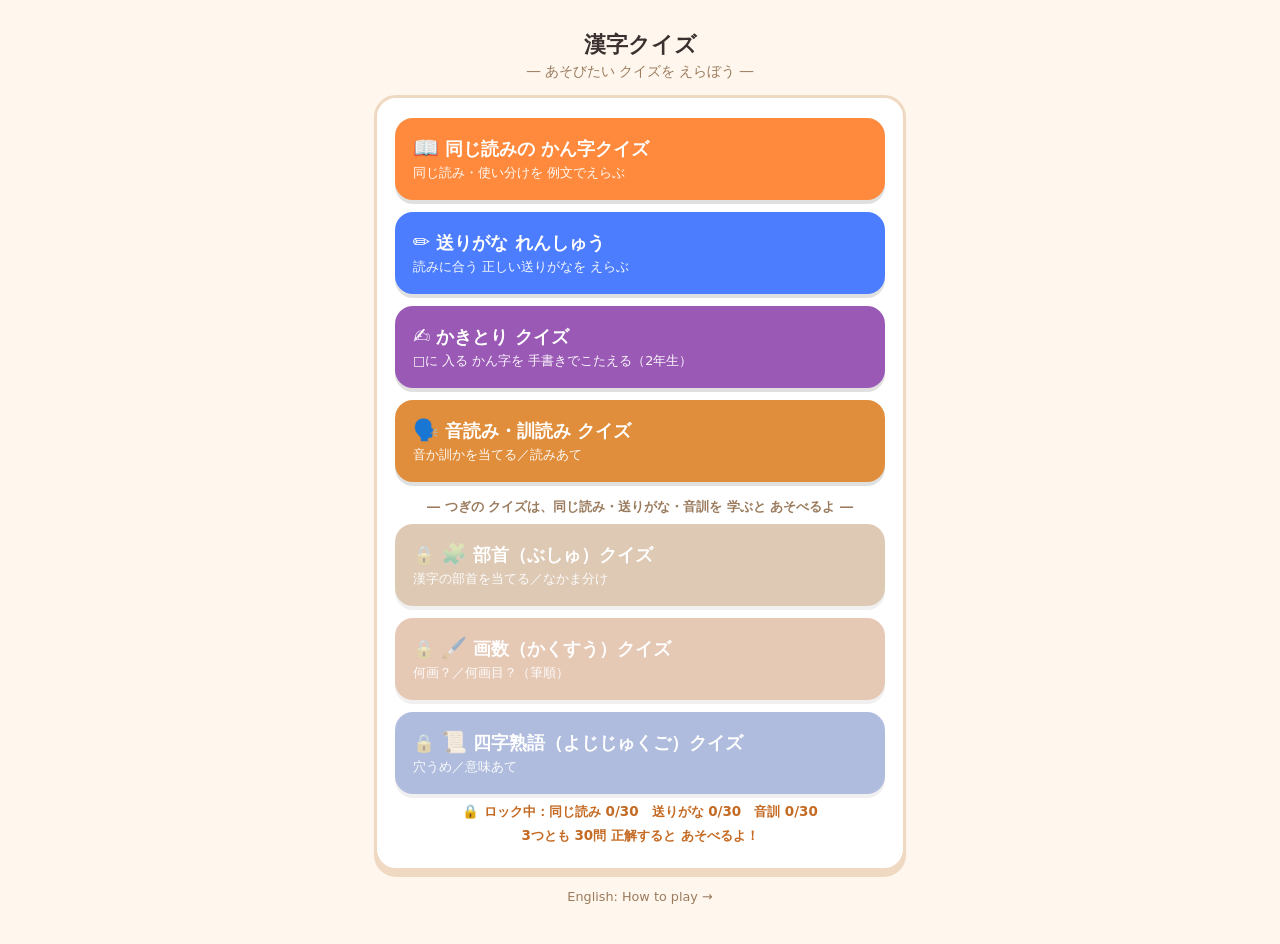
<file: index.html>
<!DOCTYPE html>
<html lang="ja">
<head>
<meta charset="UTF-8">
<meta name="viewport" content="width=device-width, initial-scale=1.0, viewport-fit=cover">
<title>漢字クイズ</title>
<meta name="description" content="小学1〜6年生むけの 漢字クイズ集。同じ読み・使い分け、送りがな、かきとり（手書き）など、あそびたいクイズをえらんで学べる。">
<meta name="theme-color" content="#ff8a3d">
<!-- 共有スタイル（全アプリ共通の見た目） -->
<link rel="stylesheet" href="shared/kanji-ui.css?v=202606272011">
<style>
  /* トップページ固有：mode-btn を リンクとして使う */
  a.mode-btn{display:block; text-decoration:none;}
  .portal-emoji{font-size:1.3rem; margin-right:6px;}
  a.mode-btn.locked{opacity:.5; filter:grayscale(.5);}
  .adv-head{font-size:.82rem; color:#9a7b5e; text-align:center; margin:16px 0 8px; font-weight:700;}
  .lockmsg{font-size:.84rem; color:#c46a23; text-align:center; margin:6px 4px 0; font-weight:700; line-height:1.8;}
</style>
</head>
<body>
<div class="wrap">

  <h1>漢字クイズ</h1>
  <div class="sub">― あそびたい クイズを えらぼう ―</div>

  <div class="card">
    <div class="modes">
      <a class="mode-btn m1" href="onaji/index.html">
        <span class="portal-emoji">📖</span>同じ読みの かん字クイズ
        <small>同じ読み・使い分けを 例文でえらぶ</small>
      </a>
      <a class="mode-btn m2" href="okurigana/index.html">
        <span class="portal-emoji">✏️</span>送りがな れんしゅう
        <small>読みに合う 正しい送りがなを えらぶ</small>
      </a>
      <a class="mode-btn m4" href="kaki/index.html">
        <span class="portal-emoji">✍️</span>かきとり クイズ
        <small>□に 入る かん字を 手書きでこたえる（2年生）</small>
      </a>
      <a class="mode-btn m3" href="onkun/index.html">
        <span class="portal-emoji">🗣️</span>音読み・訓読み クイズ
        <small>音か訓かを当てる／読みあて</small>
      </a>
    </div>

    <div class="adv-head">― つぎの クイズは、同じ読み・送りがな・音訓を 学ぶと あそべるよ ―</div>
    <div class="modes">
      <a class="mode-btn m3 adv" href="bushu/index.html">
        <span class="lk"></span><span class="portal-emoji">🧩</span>部首（ぶしゅ）クイズ
        <small>漢字の部首を当てる／なかま分け</small>
      </a>
      <a class="mode-btn m1 adv" href="kakusu/index.html">
        <span class="lk"></span><span class="portal-emoji">🖌️</span>画数（かくすう）クイズ
        <small>何画？／何画目？（筆順）</small>
      </a>
      <a class="mode-btn m2 adv" href="yoji/index.html">
        <span class="lk"></span><span class="portal-emoji">📜</span>四字熟語（よじじゅくご）クイズ
        <small>穴うめ／意味あて</small>
      </a>
    </div>
    <div class="lockmsg" id="lockmsg"></div>
  </div>

  <a class="applink" href="how-to-play/index.html" lang="en">English: How to play →</a>

</div>
<script>
/* 部首・画数・四字熟語の解放：基礎3種（同じ読み・送りがな・音訓）を
   それぞれ NEED 問 正解すると あそべる（満遍なく学習）。閾値はここ1か所。 */
(function(){
  const NEED = 30;
  const BASE = [['onaji','同じ読み'], ['okurigana','送りがな'], ['onkun','音訓']];
  let store = {};
  try { store = JSON.parse(localStorage.getItem('kanjiQuiz.v1')) || {}; } catch(e) {}
  const ac = store.appCorrect || {};
  const prog = BASE.map(([id,label]) => ({ label, n: ac[id] || 0 }));
  const unlocked = prog.every(p => p.n >= NEED);
  const msg = document.getElementById('lockmsg');
  if (unlocked) { msg.style.display = 'none'; return; }
  document.querySelectorAll('a.mode-btn.adv').forEach(a => {
    a.classList.add('locked');
    const lk = a.querySelector('.lk'); if (lk) lk.textContent = '🔒 ';
    a.addEventListener('click', e => { e.preventDefault(); msg.scrollIntoView({ behavior:'smooth', block:'center' }); });
  });
  msg.innerHTML = '🔒 ロック中：' +
    prog.map(p => `${p.label} <b>${Math.min(p.n,NEED)}/${NEED}</b>${p.n>=NEED?'✅':''}`).join('　') +
    '<br>3つとも ' + NEED + '問 正解すると あそべるよ！';
})();
</script>
</body>
</html>
</file>
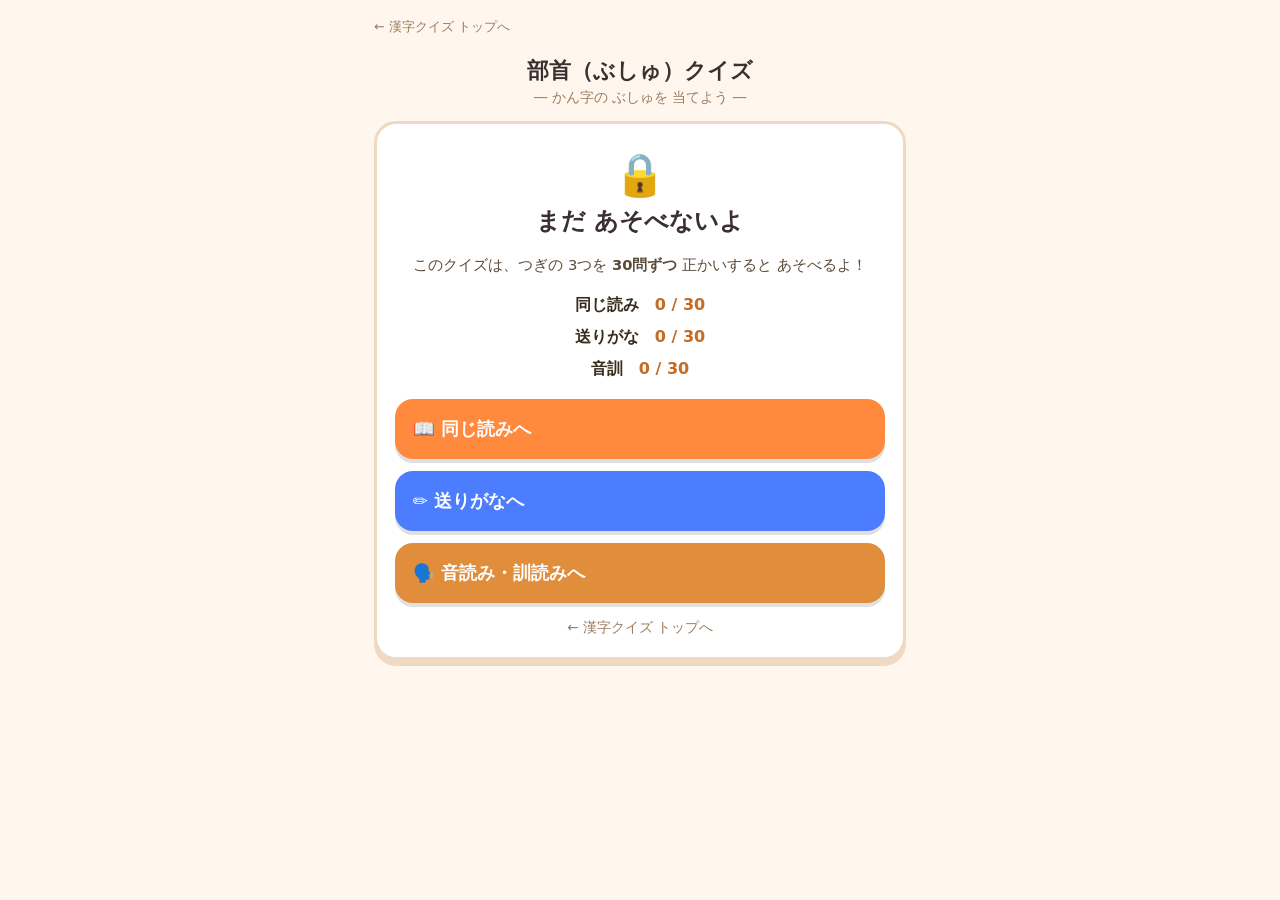
<file: bushu/index.html>
<!DOCTYPE html>
<html lang="ja">
<head>
<meta charset="UTF-8">
<meta name="viewport" content="width=device-width, initial-scale=1.0, viewport-fit=cover">
<title>部首（ぶしゅ）クイズ</title>
<meta name="description" content="漢字の部首（ぶしゅ）を当てるクイズ。のぎへん・さんずいなど、学年ごとに自動で出題。なかま分けモードつき。">
<meta name="theme-color" content="#ff8a3d">
<!-- 共有スタイル（クイズと同じ見た目） -->
<link rel="stylesheet" href="../shared/kanji-ui.css?v=202606272011">
<style>
  /* 部首アプリ固有の追加分だけ（共有部品で足りないもの） */
  #gsel{display:grid; grid-template-columns:repeat(4,1fr); gap:8px;}
  #gsel button{padding:11px 0; font-size:.95rem;}
  .choices.bushu{grid-template-columns:1fr 1fr;}
  .choices.bushu .choice{font-size:1.2rem; font-weight:700;}
  .choices.nakama{grid-template-columns:1fr 1fr;}
  .choices.nakama .choice{font-size:1.9rem; font-weight:700;}
  .prompt{font-size:.98rem; color:#9a7b5e; text-align:center; margin:6px 0 14px;}
  .posTag{display:inline-block; font-size:.72rem; background:#eef3ff; color:#3a5bbf;
          border-radius:999px; padding:2px 9px; margin-left:6px; font-weight:700;}
  .fb-rad{font-size:1.05rem; color:#5a4a3a; margin:4px 0;}
  .fb-rad b{font-size:1.35rem; color:#c46a23;}
  .help-list{font-size:.92rem; line-height:1.9; color:#5a4a3a; padding-left:1.2em; margin:6px 0;}
  .help-list b{color:var(--accent);}
  .legend{font-size:.78rem; color:#9a7b5e; text-align:center; margin-top:8px; line-height:1.7;}
  #bdexGrid .dcard .k{font-size:1.9rem;}
  #bdexGrid .dcard .info{line-height:1.35;}
</style>
</head>
<body>
<div class="wrap">
  <a class="toplink" href="../index.html">← 漢字クイズ トップへ</a>
  <h1>部首（ぶしゅ）クイズ</h1>
  <div class="sub">― かん字の ぶしゅを 当てよう ―</div>

  <!-- ホーム -->
  <div id="home" class="card">
    <div class="topRow">
      <button class="topBtn" id="openHelp" type="button">❓ あそびかた</button>
      <button class="topBtn" id="soundToggle" type="button">🔊 おと ON</button>
    </div>
    <div class="buddy" id="buddy">
      <div class="bi" id="buddyIcon">🥚</div>
      <div class="bb">
        <div class="bn" id="buddyName">漢字みならい</div>
        <div class="bc" id="buddyCoin">これまで せいかい 0問</div>
        <div class="bbar"><i id="buddyBar"></i></div>
        <div class="bnext" id="buddyNext"></div>
      </div>
    </div>
    <button class="dailyBtn" id="openDaily" type="button">📅 きょうの チャレンジ<span id="dailyInfo"></span></button>
    <div class="gradeSel">
      <div class="gradeLabel">学年（がくねん）をえらぶ</div>
      <div class="seg" id="gsel"></div>
      <div id="unlockHint" style="text-align:center;font-size:.78rem;font-weight:700;color:#c46a23;margin-top:8px;line-height:1.5;"></div>
    </div>
    <div class="gradeSel">
      <div class="gradeLabel">もんだいの数（かず）</div>
      <div class="seg" id="countSeg"><!-- 共通モジュール QuizCore.renderCountSeg で描画 --></div>
    </div>
    <div class="modes">
      <button class="mode-btn m1" id="startBushu">
        ① 部首あて（漢字→ぶしゅ名）
        <small>大きな かん字を見て、その ぶしゅを 4つから えらぶ</small>
      </button>
      <button class="mode-btn m2" id="startNakama">
        ② なかま分け（なかまはずれ さがし）
        <small>4つの かん字から、ぶしゅが ちがう1字を 見つける</small>
      </button>
    </div>
    <button class="dailyBtn" id="openReview" type="button" style="background:linear-gradient(135deg,#7bc47b,#3da35a);margin-top:14px;">🔁 まちがい ふくしゅう<span id="reviewInfo"></span></button>
    <div class="collbar">
      <button id="openDex" type="button">📖 かん字ずかん</button>
      <button id="openBdex" type="button">🧩 部首ずかん</button>
      <button id="openMedals" type="button">🏅 メダル</button>
    </div>
    <div class="saveBar">
      <button id="exportSave" type="button">💾 きろくを ほぞん</button>
      <label class="impBtn" for="importFile">📂 きろくを よみこむ</label>
      <input id="importFile" type="file" accept="application/json,.json" hidden>
    </div>
    <a class="applink" href="../index.html">← 漢字クイズ トップへ</a>
  </div>

  <!-- あそびかた -->
  <div id="help" class="card" style="display:none;">
    <button class="backBtn" id="helpBack">← もどる</button>
    <h2 style="margin-top:4px;">あそびかた</h2>
    <ul class="help-list">
      <li><b>部首（ぶしゅ）</b>＝かん字の なかまわけの しるし。れい：「秋」は <b>のぎへん</b>。</li>
      <li><b>①部首あて</b>：大きな かん字の ぶしゅを 4つから えらぶ。</li>
      <li><b>②なかま分け</b>：4つの かん字から、ぶしゅが <b>ちがう1字</b>を さがす。</li>
      <li>答えのあと、ぶしゅの <b>いみ</b>と <b>いちば（へん・つくり…）</b>が 出るよ。</li>
      <li>おぼえた ぶしゅは <b>🧩部首ずかん</b>に たまる（3かいで ★）。</li>
      <li><b>3年生いじょう</b>は はじめ ロック🔒。下の学年の かん字を <b>かん字ずかん</b>に あつめると かいきん！</li>
    </ul>
    <button class="again" id="helpStart" style="margin-top:8px;">とじる</button>
  </div>

  <!-- 出題 -->
  <div id="quiz" class="card" style="display:none;">
    <button class="navBtn" id="prev">← 前へ</button>
    <button class="homeBtn" id="quizHome">🏠 HOME</button>
    <div class="bar"><i id="prog"></i></div>
    <div class="meta"><span id="count"></span><span id="combo"></span><span id="score"></span></div>
    <span class="tag" id="tag"></span>
    <div class="prompt" id="prompt"></div>
    <div class="bigkanji" id="qkanji"></div>
    <div class="choices" id="choices"></div>
    <div class="feedback" id="feedback">
      <div class="fb-head" id="fbHead"></div>
      <div class="fb-rad" id="fbRad"></div>
      <div class="fb-kanji" id="fbKanji"></div>
      <button class="next" id="next">つぎへ →</button>
    </div>
  </div>

  <!-- 結果 -->
  <div id="result" class="card result" style="display:none;">
    <div class="stars" id="stars"></div>
    <div class="score" id="finalScore"></div>
    <div class="comboBest" id="comboBest"></div>
    <div id="comment" style="margin-bottom:12px;"></div>
    <div class="earned" id="earned" style="display:none;"></div>
    <div class="review" id="review"></div>
    <button class="again retryWrong" id="retryWrong" style="display:none;">まちがえた問題だけ もう一回</button>
    <button class="again" id="retry">もう一回</button>
    <button class="again home" id="back">さいしょの画面</button>
  </div>

  <!-- 漢字ずかん（共有：onaji・送りがなと同じ図鑑にたまる） -->
  <div id="dex" class="card" style="display:none;">
    <button class="backBtn" id="dexBack">← もどる</button>
    <div class="collHead"><h2>📖 かん字ずかん</h2><span class="cnt" id="dexCnt"></span></div>
    <div id="dexUnlock" style="font-size:.85rem;font-weight:700;color:#c46a23;margin-bottom:10px;"></div>
    <div style="font-size:.8rem;color:#9a7b5e;margin-bottom:10px;">どのクイズでも 正かいすると 図かんに ふえるよ。3かい 正かいで ★マスター！</div>
    <div class="dexGrid" id="dexGrid"></div>
  </div>

  <!-- 部首ずかん（このアプリ専用） -->
  <div id="bdex" class="card" style="display:none;">
    <button class="backBtn" id="bdexBack">← もどる</button>
    <div class="collHead"><h2>🧩 部首ずかん</h2><span class="cnt" id="bdexCnt"></span></div>
    <div style="font-size:.8rem;color:#9a7b5e;margin-bottom:10px;">部首あてで 正かいすると ぶしゅが ふえるよ。3かい 正かいで ★マスター！</div>
    <div class="dexGrid" id="bdexGrid"></div>
  </div>

  <!-- メダル（共有） -->
  <div id="medals" class="card" style="display:none;">
    <button class="backBtn" id="medalsBack">← もどる</button>
    <div class="collHead"><h2>🏅 メダル</h2><span class="cnt" id="medalsCnt"></span></div>
    <div class="medalList" id="medalList"></div>
  </div>

</div>

<!-- 共有 漢字DB（唯一の正データ：KANJI / wordGrade / parseOkurigana） -->
<script src="../shared/kanji-db.js?v=202606272011"></script>
<!-- 共有 進捗エンジン（図鑑・称号・メダル＝全アプリ合算）＋出題数セレクタ -->
<script src="../shared/quiz-core.js?v=202606272011"></script>
<script>
const $ = id => document.getElementById(id);
const MAXGRADE = 6;

/* ===== 部首データ（このアプリ専用。onajiのBANKと同じ位置づけ）=====
   c=部首の字, pos=位置(へん/つくり/かんむり/にょう/あし), mean=意味, ks=例字（共有DBに実在） */
const RADICALS = {
  'にんべん':{c:'亻',pos:'へん',mean:'人に関係',ks:['休','体','何','作','使','代','住','他','係','倍','仕','位','億','健','候','佐','借','信','側','仲','低','伝','働','付','便','例','仮','価','件','個','似','像','停','任','備','仏','保','供','傷','仁','値','俳','俵','優']},
  'さんずい':{c:'氵',pos:'へん',mean:'水に関係',ks:['汽','海','池','活','注','湯','港','洋','深','温','消','湖','決','油','泳','漢','波','流','潟','泣','漁','治','滋','清','浅','沖','法','満','浴','液','演','河','潔','減','混','測','沿','激','源','済','洗','潮','派']},
  'ごんべん':{c:'言',pos:'へん',mean:'ことば・言うに関係',ks:['記','読','語','計','話','調','詩','談','課','議','訓','試','説','許','護','講','識','謝','証','設','評','誤','詞','誌','諸','誠','誕','討','認','訪','訳','論']},
  'きへん':{c:'木',pos:'へん',mean:'木に関係',ks:['校','村','林','柱','板','植','横','橋','根','様','械','機','極','材','札','松','栃','梅','標','桜','格','検','構','枝','株','机','権','樹','棒','枚','模']},
  'くち':{c:'口',pos:'なか',mean:'口・声に関係',ks:['右','口','名','合','同','台','古','向','員','命','問','君','号','商','品','和','各','器','司','周','営','可','喜','句','告','史','后','善','否']},
  'いとへん':{c:'糸',pos:'へん',mean:'糸・布に関係',ks:['線','絵','細','紙','組','終','緑','級','練','給','結','縄','続','約','紀','経','織','績','絶','総','統','編','綿','絹','紅','縦','縮','純','納']},
  'うかんむり':{c:'宀',pos:'かんむり',mean:'家・屋根に関係',ks:['家','室','安','守','宮','実','定','寒','客','宿','害','完','官','察','富','寄','容','宇','宗','宣','宅','宙','宝','密']},
  'しんにょう':{c:'辶',pos:'にょう',mean:'道・進むに関係',ks:['道','週','遠','近','通','速','返','追','進','送','遊','運','選','達','辺','連','過','逆','述','造','適','迷','遺','退']},
  'てへん':{c:'扌',pos:'へん',mean:'手の動作に関係',ks:['指','投','拾','持','打','折','技','採','授','招','接','損','提','拡','揮','捨','推','操','担','探','拝','批']},
  'こころ':{c:'心',pos:'あし',mean:'心・気持ちに関係',ks:['心','思','悲','急','感','悪','意','想','息','愛','念','必','応','志','態','恩','憲','忠','忘']},
  'ひ':{c:'火',pos:'かんむり',mean:'火に関係',ks:['火','早','日','星','春','昼','炭','暑','昔','景','然','無','易','旧','暴','灰','蒸','暮']},
  'き':{c:'木',pos:'たん',mean:'木に関係',ks:['森','木','本','東','楽','黄','来','業','案','栄','果','束','梨','末','未','査','条','染']},
  'くさかんむり':{c:'艸',pos:'かんむり',mean:'草・植物に関係',ks:['花','草','茶','葉','薬','落','苦','荷','茨','英','芽','芸','菜','若','蔵','著']},
  'かい':{c:'貝',pos:'あし',mean:'お金・財産に関係',ks:['貝','買','負','貨','賀','賛','資','質','賞','責','貸','費','貧','貿','貴','賃']},
  'たけかんむり':{c:'竹',pos:'かんむり',mean:'竹に関係',ks:['竹','答','算','第','笛','等','箱','筆','管','笑','節','築','簡','筋','策']},
  'こざとへん':{c:'阝',pos:'へん',mean:'おか・段に関係',ks:['陽','院','階','隊','阪','阜','陸','険','限','際','防','降','除','障','陛']},
  'ちから':{c:'力',pos:'つくり',mean:'力に関係',ks:['力','動','勝','助','勉','加','功','努','勇','労','効','勢','務','勤']},
  'りっとう':{c:'刂',pos:'つくり',mean:'刃物に関係',ks:['切','列','刷','初','副','別','利','刊','則','判','割','劇','刻','創']},
  'ぼくづくり':{c:'攴',pos:'つくり',mean:'動作に関係',ks:['教','数','放','整','改','散','敗','救','故','政','敬','敵']},
  'いち':{c:'一',pos:'たん',mean:'',ks:['一','下','三','七','上','万','世','丁','両','不','並']},
  'まだれ':{c:'广',pos:'たれ',mean:'たてもの・やね',ks:['店','広','庭','度','庫','康','底','府','序','座','庁']},
  'ぎょうにんべん':{c:'彳',pos:'へん',mean:'道・行くに関係',ks:['後','役','待','径','徒','徳','往','得','復','従','律']},
  'くにがまえ':{c:'囗',pos:'かまえ',mean:'かこい',ks:['四','回','国','図','園','固','囲','因','団','困']},
  'た':{c:'田',pos:'かんむり',mean:'田・畑に関係',ks:['男','田','画','番','由','界','申','畑','留','異']},
  'にちへん':{c:'日',pos:'へん',mean:'太陽・日に関係',ks:['晴','時','明','曜','暗','昭','昨','映','暖','晩']},
  'つちへん':{c:'土',pos:'へん',mean:'土・場所に関係',ks:['地','場','坂','塩','埼','城','境','均','増','域']},
  'おおがい':{c:'頁',pos:'つくり',mean:'頭・顔に関係',ks:['顔','頭','題','願','順','類','額','領','頂','預']},
  'のぎへん':{c:'禾',pos:'へん',mean:'イネ・穀物に関係',ks:['秋','科','秒','種','積','移','税','程','私','秘']},
  'じゅう':{c:'十',pos:'たん',mean:'',ks:['十','千','午','南','半','協','卒','単','博']},
  'だい':{c:'大',pos:'たん',mean:'',ks:['大','天','太','央','失','奈','夫','奏','奮']},
  'つち':{c:'土',pos:'あし',mean:'土・場所に関係',ks:['土','圧','基','型','在','堂','墓','報','垂']},
  'はば':{c:'巾',pos:'その他',mean:'',ks:['帰','市','希','席','帯','師','常','布','幕']},
  'かねへん':{c:'金',pos:'へん',mean:'金属に関係',ks:['鉄','銀','鏡','録','鉱','銅','鋼','針','銭']},
  'ひと':{c:'人',pos:'その他',mean:'人に関係',ks:['人','会','今','以','倉','令','修','余']},
  'め':{c:'目',pos:'その他',mean:'目に関係',ks:['目','直','着','真','県','相','省','看']},
  'すん':{c:'寸',pos:'あし',mean:'',ks:['寺','対','導','射','将','寸','専','尊']},
  'しかばね':{c:'尸',pos:'たれ',mean:'',ks:['局','屋','居','属','尺','層','展','届']},
  'にくづき':{c:'⺼',pos:'へん',mean:'からだ・肉に関係',ks:['肥','脈','胸','臓','腸','脳','肺','腹']},
  'ひとあし':{c:'儿',pos:'あし',mean:'',ks:['先','光','元','兄','児','兆','党']},
  'はち':{c:'八',pos:'その他',mean:'',ks:['八','六','公','具','共','典','兵']},
  'しめすへん':{c:'礻',pos:'へん',mean:'神・祭りに関係',ks:['社','神','福','礼','祝','祖','視']},
  'たま':{c:'玉',pos:'その他',mean:'たま・宝石に関係',ks:['王','玉','理','球','現','班']},
  'こ':{c:'子',pos:'あし',mean:'こどもに関係',ks:['学','子','字','季','孝','存']},
  'つき':{c:'月',pos:'つくり',mean:'からだ・月に関係',ks:['月','朝','有','期','望','朗']},
  'みる':{c:'見',pos:'つくり',mean:'',ks:['見','親','覚','観','規','覧']},
  'とめる':{c:'止',pos:'かんむり',mean:'',ks:['正','止','歩','歯','武','歴']},
  'おんなへん':{c:'女',pos:'へん',mean:'女性に関係',ks:['妹','姉','始','媛','好','婦']},
  'れっか':{c:'火',pos:'あし',mean:'火に関係',ks:['点','熊','照','熱','災','熟']},
  'もんがまえ':{c:'門',pos:'かまえ',mean:'もん・出入口',ks:['門','間','開','関','閣','閉']},
  'ころも':{c:'衣',pos:'あし',mean:'衣服に関係',ks:['表','衣','製','裁','装','裏']},
  'まきがまえ':{c:'冂',pos:'かまえ',mean:'',ks:['円','内','最','再','冊']},
  'やま':{c:'山',pos:'かんむり',mean:'山に関係',ks:['山','岩','島','岸','岡']},
  'みず':{c:'水',pos:'たん',mean:'水に関係',ks:['水','氷','求','永','準']},
  'ゆうべ':{c:'夕',pos:'たん',mean:'',ks:['夕','夜','多','外','夢']},
  'いちじゅう':{c:'干',pos:'たん',mean:'',ks:['年','幸','平','幹','干']},
  'かたな':{c:'刀',pos:'あし',mean:'刃物に関係',ks:['刀','分','前','制','券']},
  'また':{c:'又',pos:'なか',mean:'',ks:['友','取','受','反','収']},
  'にく':{c:'肉',pos:'その他',mean:'からだ・肉に関係',ks:['肉','育','能','胃','背']},
  'おおざと':{c:'阝',pos:'つくり',mean:'むら・里に関係',ks:['都','部','郡','郷','郵']},
  'いしへん':{c:'石',pos:'へん',mean:'石に関係',ks:['研','確','破','砂','磁']},
  'あめかんむり':{c:'雨',pos:'かんむり',mean:'天気・雨に関係',ks:['雨','電','雲','雪']},
  'あなかんむり':{c:'穴',pos:'かんむり',mean:'あなに関係',ks:['空','究','穴','窓']},
  'て':{c:'手',pos:'たん',mean:'手の動作に関係',ks:['手','才','挙','承']},
  'おんな':{c:'女',pos:'あし',mean:'女性に関係',ks:['女','委','妻','姿']},
  'しろ':{c:'白',pos:'たん',mean:'',ks:['白','百','的','皇']},
  'ぎょうがまえ':{c:'行',pos:'かまえ',mean:'',ks:['行','街','衛','術']},
  'あくび':{c:'欠',pos:'つくり',mean:'',ks:['歌','次','欠','欲']},
  'ほう':{c:'方',pos:'その他',mean:'',ks:['方','旅','族','旗']},
  'うし':{c:'牛',pos:'その他',mean:'牛に関係',ks:['牛','物','特','牧']},
  'ひつじ':{c:'羊',pos:'その他',mean:'',ks:['羊','美','群','義']},
  'くちへん':{c:'口',pos:'へん',mean:'口・声に関係',ks:['味','唱','吸','呼']},
  'しめす':{c:'示',pos:'あし',mean:'神・祭りに関係',ks:['祭','票','禁','示']},
  'くるまへん':{c:'車',pos:'へん',mean:'車に関係',ks:['転','軽','輪','輸']},
  'しょくへん':{c:'飠',pos:'へん',mean:'食べ物に関係',ks:['飲','館','飯','飼']},
  'さら':{c:'皿',pos:'あし',mean:'',ks:['皿','益','盛','盟']},
  'りっしんべん':{c:'忄',pos:'へん',mean:'心・気持ちに関係',ks:['快','慣','情','性']},
  'おつ':{c:'乙',pos:'その他',mean:'',ks:['九','乳','乱']},
  'に':{c:'二',pos:'たん',mean:'',ks:['五','二','井']},
  'たくみ':{c:'工',pos:'なか',mean:'',ks:['左','工','差']},
  'いと':{c:'糸',pos:'あし',mean:'糸・布に関係',ks:['糸','素','系']},
  'みみ':{c:'耳',pos:'たん',mean:'耳に関係',ks:['耳','聞','聖']},
  'まがりがわ':{c:'巛',pos:'たん',mean:'',ks:['川','州','巣']},
  'たつ':{c:'立',pos:'たん',mean:'',ks:['立','童','競']},
  'さむらい':{c:'士',pos:'かんむり',mean:'',ks:['声','売','士']},
  'なかれ':{c:'毋',pos:'あし',mean:'',ks:['毎','母','毒']},
  'おいかんむり':{c:'老',pos:'かんむり',mean:'',ks:['考','者','老']},
  'さと':{c:'里',pos:'その他',mean:'',ks:['里','重','量']},
  'はね':{c:'羽',pos:'かんむり',mean:'',ks:['羽','習','翌']},
  'げん':{c:'言',pos:'たん',mean:'ことば・言うに関係',ks:['言','率','警']},
  'がんだれ':{c:'厂',pos:'たれ',mean:'',ks:['原','厚','厳']},
  'ゆみへん':{c:'弓',pos:'へん',mean:'弓に関係',ks:['強','引','張']},
  'なべぶた':{c:'亠',pos:'かんむり',mean:'',ks:['京','交','亡']},
  'ゆみ':{c:'弓',pos:'その他',mean:'弓に関係',ks:['弓','弱','弟']},
  'ふるとり':{c:'隹',pos:'かんむり',mean:'',ks:['集','雑','難']},
  'はねぼう':{c:'亅',pos:'たん',mean:'',ks:['事','予','争']},
  'ふしづくり':{c:'卩',pos:'その他',mean:'',ks:['印','危','卵']},
  'ひへん':{c:'火',pos:'へん',mean:'火に関係',ks:['焼','灯','燃']},
  'ほこづくり':{c:'戈',pos:'つくり',mean:'',ks:['成','戦','我']},
  'あみがしら':{c:'网',pos:'かんむり',mean:'あみに関係',ks:['置','罪','署']},
  'こめへん':{c:'米',pos:'へん',mean:'米に関係',ks:['精','粉','糖']},
  'おと':{c:'音',pos:'たん',mean:'',ks:['音','章']},
  'いぬ':{c:'犬',pos:'たん',mean:'けものに関係',ks:['犬','状']},
  'くるま':{c:'車',pos:'たん',mean:'車に関係',ks:['車','軍']},
  'しょう':{c:'小',pos:'たん',mean:'',ks:['小','少']},
  'うまれる':{c:'生',pos:'たん',mean:'',ks:['生','産']},
  'あお':{c:'靑',pos:'たん',mean:'',ks:['青','静']},
  'あし':{c:'足',pos:'その他',mean:'足・歩くに関係',ks:['足','路']},
  'むし':{c:'虫',pos:'たん',mean:'虫に関係',ks:['虫','蚕']},
  'たへん':{c:'田',pos:'へん',mean:'田・畑に関係',ks:['町','略']},
  'いる':{c:'入',pos:'たん',mean:'',ks:['入','全']},
  'おおいかんむり':{c:'襾',pos:'かんむり',mean:'',ks:['西','要']},
  'にすい':{c:'冫',pos:'あし',mean:'',ks:['冬','冷']},
  'とり':{c:'鳥',pos:'その他',mean:'鳥に関係',ks:['鳥','鳴']},
  'ふねへん':{c:'舟',pos:'へん',mean:'',ks:['船','航']},
  'すいにょう':{c:'夊',pos:'にょう',mean:'',ks:['夏','変']},
  'やへん':{c:'矢',pos:'へん',mean:'',ks:['知','短']},
  'おの':{c:'斤',pos:'つくり',mean:'',ks:['新','断']},
  'てん':{c:'丶',pos:'たん',mean:'',ks:['丸','主']},
  'しょく':{c:'食',pos:'その他',mean:'食べ物に関係',ks:['食','養']},
  'とだれ':{c:'戶',pos:'たれ',mean:'',ks:['戸','所']},
  'つの':{c:'角',pos:'たん',mean:'',ks:['角','解']},
  'ひらび':{c:'曰',pos:'あし',mean:'',ks:['書','曲']},
  'そうにょう':{c:'走',pos:'にょう',mean:'',ks:['走','起']},
  'さじ':{c:'匕',pos:'その他',mean:'',ks:['北','化']},
  'はつがしら':{c:'癶',pos:'かんむり',mean:'',ks:['登','発']},
  'がつへん':{c:'歹',pos:'へん',mean:'',ks:['死','残']},
  'まめ':{c:'豆',pos:'その他',mean:'',ks:['豆','豊']},
  'ち':{c:'血',pos:'その他',mean:'',ks:['血','衆']},
  'かくしがまえ':{c:'匸',pos:'かまえ',mean:'',ks:['区','医']},
  'うまへん':{c:'馬',pos:'へん',mean:'馬に関係',ks:['駅','験']},
  'とりへん':{c:'酉',pos:'へん',mean:'酒に関係',ks:['配','酸']},
  'む':{c:'厶',pos:'あし',mean:'',ks:['去','参']},
  'の':{c:'丿',pos:'たん',mean:'',ks:['乗','久']},
  'やまいだれ':{c:'疒',pos:'たれ',mean:'病気に関係',ks:['病','痛']},
  'やまへん':{c:'山',pos:'へん',mean:'山に関係',ks:['岐','崎']},
  'えんにょう':{c:'廴',pos:'にょう',mean:'',ks:['建','延']},
  'うじ':{c:'氏',pos:'たん',mean:'',ks:['氏','民']},
  'しん':{c:'臣',pos:'たん',mean:'',ks:['臣','臨']},
  'かいへん':{c:'貝',pos:'へん',mean:'お金・財産に関係',ks:['財','貯']},
  'るまた':{c:'殳',pos:'つくり',mean:'',ks:['殺','段']},
  'した':{c:'舌',pos:'あし',mean:'',ks:['舎','舌']},
  'けものへん':{c:'犭',pos:'へん',mean:'けものに関係',ks:['独','犯']},
  'かたへん':{c:'片',pos:'へん',mean:'',ks:['版','片']},
  'ころもへん':{c:'衤',pos:'へん',mean:'衣服に関係',ks:['複','補']},
  'おのれ':{c:'己',pos:'あし',mean:'',ks:['巻','己']},
  'きがまえ':{c:'气',pos:'たれ',mean:'',ks:['気']},
  'かね':{c:'金',pos:'たん',mean:'金属に関係',ks:['金']},
  'うけばこ':{c:'凵',pos:'かまえ',mean:'',ks:['出']},
  'いし':{c:'石',pos:'たん',mean:'石に関係',ks:['石']},
  'あか':{c:'赤',pos:'たん',mean:'',ks:['赤']},
  'たてぼう':{c:'丨',pos:'たん',mean:'',ks:['中']},
  'ぶん':{c:'文',pos:'たん',mean:'',ks:['文']},
  'こめ':{c:'米',pos:'たん',mean:'米に関係',ks:['米']},
  'ながい':{c:'長',pos:'たん',mean:'',ks:['長']},
  'たかい':{c:'高',pos:'その他',mean:'',ks:['高']},
  'みずから':{c:'自',pos:'たん',mean:'',ks:['自']},
  'や':{c:'矢',pos:'たん',mean:'',ks:['矢']},
  'さとへん':{c:'里',pos:'へん',mean:'',ks:['野']},
  'さんづくり':{c:'彡',pos:'つくり',mean:'',ks:['形']},
  'くろ':{c:'黑',pos:'その他',mean:'',ks:['黒']},
  'たに':{c:'谷',pos:'たん',mean:'',ks:['谷']},
  'いろ':{c:'色',pos:'たん',mean:'',ks:['色']},
  'うお':{c:'魚',pos:'たん',mean:'魚に関係',ks:['魚']},
  'くび':{c:'首',pos:'たん',mean:'',ks:['首']},
  'けいがしら':{c:'彐',pos:'かんむり',mean:'',ks:['当']},
  'うま':{c:'馬',pos:'たん',mean:'馬に関係',ks:['馬']},
  'むぎ':{c:'麥',pos:'その他',mean:'',ks:['麦']},
  'ちち':{c:'父',pos:'たん',mean:'',ks:['父']},
  'かぜ':{c:'風',pos:'たん',mean:'',ks:['風']},
  'け':{c:'毛',pos:'たん',mean:'',ks:['毛']},
  'もちいる':{c:'用',pos:'たん',mean:'',ks:['用']},
  'けがわ':{c:'皮',pos:'たん',mean:'',ks:['皮']},
  'はな':{c:'鼻',pos:'その他',mean:'',ks:['鼻']},
  'はばへん':{c:'巾',pos:'へん',mean:'',ks:['帳']},
  'み':{c:'身',pos:'たん',mean:'',ks:['身']},
  'ひよみのとり':{c:'酉',pos:'つくり',mean:'酒に関係',ks:['酒']},
  'わかんむり':{c:'冖',pos:'かんむり',mean:'',ks:['写']},
  'しきがまえ':{c:'弋',pos:'かまえ',mean:'',ks:['式']},
  'しんのたつ':{c:'辰',pos:'あし',mean:'',ks:['農']},
  'つきへん':{c:'月',pos:'へん',mean:'からだ・月に関係',ks:['服']},
  'めん':{c:'面',pos:'たん',mean:'',ks:['面']},
  'かおり':{c:'香',pos:'その他',mean:'',ks:['香']},
  'からい':{c:'辛',pos:'つくり',mean:'',ks:['辞']},
  'しか':{c:'鹿',pos:'たん',mean:'',ks:['鹿']},
  'こへん':{c:'子',pos:'へん',mean:'こどもに関係',ks:['孫']},
  'とぶ':{c:'飛',pos:'たん',mean:'',ks:['飛']},
  'つつみがまえ':{c:'勹',pos:'かまえ',mean:'',ks:['包']},
  'こんづくり':{c:'艮',pos:'つくり',mean:'',ks:['良']},
  'とます':{c:'斗',pos:'つくり',mean:'',ks:['料']},
  'めへん':{c:'目',pos:'へん',mean:'目に関係',ks:['眼']},
  'すきへん':{c:'耒',pos:'へん',mean:'',ks:['耕']},
  'うす':{c:'臼',pos:'その他',mean:'',ks:['興']},
  'えだ':{c:'支',pos:'その他',mean:'',ks:['支']},
  'いのこ':{c:'豕',pos:'その他',mean:'',ks:['象']},
  'みみへん':{c:'耳',pos:'へん',mean:'耳に関係',ks:['職']},
  'くらべる':{c:'比',pos:'たん',mean:'',ks:['比']},
  'あらず':{c:'非',pos:'たん',mean:'',ks:['非']},
  'こまぬき':{c:'廾',pos:'あし',mean:'',ks:['弁']},
  'つくりがわ':{c:'革',pos:'たん',mean:'',ks:['革']},
  'ひきへん':{c:'疋',pos:'へん',mean:'',ks:['疑']},
  'のぎ':{c:'禾',pos:'その他',mean:'イネ・穀物に関係',ks:['穀']},
  'ほね':{c:'骨',pos:'その他',mean:'',ks:['骨']},
  'いたる':{c:'至',pos:'その他',mean:'',ks:['至']},
  'まげあし':{c:'尢',pos:'その他',mean:'',ks:['就']},
  'つくえ':{c:'几',pos:'なか',mean:'',ks:['処']},
  'したみず':{c:'水',pos:'あし',mean:'水に関係',ks:['泉']},
  'いとがしら':{c:'幺',pos:'かんむり',mean:'',ks:['幼']},
};
const RAD_NAMES = Object.keys(RADICALS);

/* 例字フラット化：{k, rad, grade}（DBに無い字は念のため除外） */
function buildItems(){
  const out = [], seen = new Set();
  for(const [rad, info] of Object.entries(RADICALS)){
    for(const k of info.ks){
      if(!KANJI[k] || seen.has(k)) continue;
      seen.add(k);
      out.push({ k, rad, grade: KANJI[k].g });
    }
  }
  return out;
}
const ALL_ITEMS = buildItems();

/* ===== 学年の解放（3〜6年）＝onaji・送りがなと同じ「開放式」ロック =====
   1・2年は最初から開放。3年生いじょうは、下の学年までの「部首クイズで集められる漢字」を
   ぜんぶ かん字ずかん（store.kanji＝全アプリ共有）にあつめると かいきん。解放フラグも共有。 */
const BK_COLLECTABLE = [...new Set(ALL_ITEMS.map(i => i.k))];
const bushuCollectableUpTo = (g)=> BK_COLLECTABLE.filter(ch => KANJI[ch].g <= g);
// ゆるい解放条件：下の学年(≤g-1)の かん字を (g-2)×20字 あつめれば かいきん（上限は実在数）
const unlockNeed = (g)=> Math.min((g-2)*20, bushuCollectableUpTo(g-1).length);
const unlockHave = (g)=> bushuCollectableUpTo(g-1).filter(ch => (store.kanji[ch]||0) >= 1).length;
const unlockRemain = (g)=> Math.max(0, unlockNeed(g) - unlockHave(g));
function gradeUnlocked(g){
  if(g <= 2) return true;
  if(store['unlocked'+g] || store['bushuUnlocked'+g]) return true;   // 他アプリで解放済み or 部首で解放済み
  return unlockHave(g) >= unlockNeed(g);
}
function maxUnlockedGrade(){ let m=2; for(let g=3; g<=MAXGRADE; g++){ if(gradeUnlocked(g)) m=g; } return m; }
function checkUnlock(){
  let now = 0;
  for(let g=3; g<=MAXGRADE; g++){
    // 部首クイズの解放は専用フラグに記録（onaji等の解放ペースは変えない）
    if(!store['unlocked'+g] && !store['bushuUnlocked'+g] && gradeUnlocked(g)){ store['bushuUnlocked'+g] = true; now = g; }
  }
  if(now) QuizCore.save();
  return now;
}

/* ===== ユーティリティ ===== */
function shuffle(a){ a=a.slice(); for(let i=a.length-1;i>0;i--){ const j=Math.floor(Math.random()*(i+1)); [a[i],a[j]]=[a[j],a[i]]; } return a; }
function todayIndex(){ const d=new Date(); return Math.floor((d.getTime() - d.getTimezoneOffset()*60000)/86400000); }
function mulberry32(a){ return function(){ a|=0; a=a+0x6D2B79F5|0; let t=Math.imul(a^a>>>15,1|a); t=t+Math.imul(t^t>>>7,61|t)^t; return ((t^t>>>14)>>>0)/4294967296; }; }
function seededShuffle(arr, seed){ const r=mulberry32(seed), a=arr.slice(); for(let i=a.length-1;i>0;i--){ const j=Math.floor(r()*(i+1)); [a[i],a[j]]=[a[j],a[i]]; } return a; }

/* ===== 出題づくり ===== */
// 部首あて：漢字→部首名（4択）
function makeBushuQ(it){
  // 選択肢は「その学年で出る部首」から（紛らわしさ＝難易度を学年に合わせる）。足りなければ全体から補う。
  let others = shuffle(sessionRads.filter(r => r !== it.rad)).slice(0, 3);
  if(others.length < 3){
    const extra = shuffle(RAD_NAMES.filter(r => r !== it.rad && !others.includes(r))).slice(0, 3 - others.length);
    others = others.concat(extra);
  }
  const choices = shuffle([it.rad, ...others]);
  return { mode:'bushu', kanji:it.k, rad:it.rad, grade:it.grade, answer:it.rad, choices };
}
// なかま分け：同じ部首3字＋ちがう部首1字 → はずれを当てる
function makeNakamaQ(pool){
  // 部首ごとにまとめる（poolは学年で絞り済み）
  const byRad = {};
  for(const it of pool){ (byRad[it.rad] = byRad[it.rad] || []).push(it); }
  const mainCands = Object.keys(byRad).filter(r => byRad[r].length >= 3);
  if(mainCands.length === 0 || Object.keys(byRad).length < 2) return null;
  const mainRad = mainCands[Math.floor(Math.random()*mainCands.length)];
  const three = shuffle(byRad[mainRad]).slice(0, 3);
  const otherRads = Object.keys(byRad).filter(r => r !== mainRad);
  const oddRad = otherRads[Math.floor(Math.random()*otherRads.length)];
  const odd = shuffle(byRad[oddRad])[0];
  const items = shuffle([...three, odd]);
  return { mode:'nakama', mainRad, oddRad, answer:odd.k, grade:odd.grade,
           items, choices:items.map(x=>x.k), three:three.map(x=>x.k) };
}

/* ===== 状態 ===== */
let grade = 'all';
let count = 10;                 // 初期10もん（共通モジュールの選択肢 10/20/50/ぜんぶ）
let mode = 'bushu';
let sessionRads = RAD_NAMES;     // 今のセッションで出る部首名（選択肢の母集団）
let deck = [], answers = [], idx = 0;
let combo = 0, sessionMaxCombo = 0;
let wrongKanji = [];           // 結果の「まちがえた問題だけ もう一回」用（部首あて化）
let isDaily = false;

const store = QuizCore.store;
store.bushuWrong = store.bushuWrong || {};                                  // { 漢字: true } まちがえた字
store.bushuDaily = store.bushuDaily || { streak:0, bestStreak:0, lastDay:null };
store.bushuDex   = store.bushuDex   || {};                                  // { 部首名: 正解回数 } 部首ずかん
for(let g=3; g<=MAXGRADE; g++){ if(store['unlocked'+g] === undefined) store['unlocked'+g] = false; }
for(let g=3; g<=MAXGRADE; g++){ if(store['bushuUnlocked'+g] === undefined) store['bushuUnlocked'+g] = false; }  // 部首クイズ専用の解放フラグ

/* ===== 音（Web Audio：ファイル不要） ===== */
let soundOn = (localStorage.getItem('bushuSoundOff') !== '1');
let audioCtx = null;
function getCtx(){
  if(!audioCtx){ try{ audioCtx = new (window.AudioContext||window.webkitAudioContext)(); }catch(e){ audioCtx=null; } }
  if(audioCtx && audioCtx.state==='suspended'){ try{ audioCtx.resume(); }catch(e){} }
  return audioCtx;
}
function tone(freq, startAt, dur, type='sine', vol=0.2){
  const ctx = getCtx(); if(!ctx) return;
  const t0 = ctx.currentTime + startAt;
  const osc = ctx.createOscillator(), g = ctx.createGain();
  osc.type=type; osc.frequency.value=freq;
  g.gain.setValueAtTime(0.0001, t0);
  g.gain.linearRampToValueAtTime(vol, t0+0.012);
  g.gain.exponentialRampToValueAtTime(0.0001, t0+dur);
  osc.connect(g).connect(ctx.destination);
  osc.start(t0); osc.stop(t0+dur+0.03);
}
function playSound(name){
  if(!soundOn) return; const ctx=getCtx(); if(!ctx) return;
  if(name==='correct'){
    tone(1318,0,0.55,'sine',0.26); tone(2637,0,0.30,'sine',0.08);
    tone(1047,0.18,0.70,'sine',0.26); tone(2093,0.18,0.35,'sine',0.08);
  } else if(name==='wrong'){
    tone(233,0,0.20,'sawtooth',0.11); tone(220,0,0.20,'sawtooth',0.11);
    tone(220,0.26,0.55,'sawtooth',0.11); tone(207,0.26,0.55,'sawtooth',0.11);
  }
}
function refreshSoundBtn(){ $('soundToggle').textContent = soundOn ? '🔊 おと ON' : '🔇 おと OFF'; }

/* ===== 画面きりかえ ===== */
function showOnly(id){ for(const s of ['home','help','quiz','result','dex','bdex','medals']) $(s).style.display = (s===id)?'block':'none'; }

/* ===== 育成系（共有 QuizCore：かん字図鑑・称号・メダル＝全アプリ合算） ===== */
function refreshBuddy(){
  QuizCore.renderBuddy({ icon:$('buddyIcon'), name:$('buddyName'), coin:$('buddyCoin'), bar:$('buddyBar'), next:$('buddyNext') });
}
function refreshHome(){
  refreshBuddy();
  const dy = store.bushuDaily, ti = todayIndex();
  let info = '';
  if((dy.streak||0)>0 && (dy.lastDay===ti || dy.lastDay===ti-1)) info += `🔥${dy.streak}日れんぞく　`;
  info += (dy.lastDay===ti) ? 'きょうは クリア✓' : 'まいにち 10もん！';
  $('dailyInfo').textContent = ' ' + info;
  const rc = reviewItems().length;
  $('reviewInfo').textContent = rc ? ` のこり ${rc}問` : ' まちがいは ありません';
  renderGradeSel();
}
function goHome(){ refreshHome(); showOnly('home'); }
function openDex(){
  $('dexCnt').textContent = QuizCore.dexHead();
  const du = $('dexUnlock');
  if(du){
    if(gradeUnlocked(3)){ du.textContent = '🔓 3年生 かいきん中！'; }
    else { du.textContent = `あと ${unlockRemain(3)}字（1・2年）で 3年生 かいきん！`; }
  }
  $('dexGrid').innerHTML = QuizCore.dexGridHTML(); showOnly('dex');
}
function openMedals(){ $('medalsCnt').textContent = QuizCore.medalsHead(); $('medalList').innerHTML = QuizCore.medalsGridHTML(); showOnly('medals'); }

// 部首ずかん（このアプリ専用）
function openBdex(){
  const have = RAD_NAMES.filter(r => (store.bushuDex[r]||0) >= 1).length;
  const master = RAD_NAMES.filter(r => (store.bushuDex[r]||0) >= 3).length;
  $('bdexCnt').textContent = `${have} / ${RAD_NAMES.length} 種（★${master}）`;
  const grid = $('bdexGrid'); grid.innerHTML = '';
  for(const r of RAD_NAMES){
    const info = RADICALS[r], c = store.bushuDex[r]||0;
    const div = document.createElement('div');
    if(c >= 1){
      const m = c >= 3;
      div.className = 'dcard' + (m ? ' master' : '');
      div.innerHTML = `<div class="k">${info.c}</div><div class="star">${m?'★':'☆'}</div>`
        + `<div class="info"><b>${r}</b><br>${info.pos}<br>${info.mean}</div>`;
    } else {
      div.className = 'dcard locked';
      div.innerHTML = `<div class="k">？</div><div class="info">みつけよう</div>`;
    }
    grid.appendChild(div);
  }
  showOnly('bdex');
}

/* ===== ホーム：学年セレクタ（ロック表示つき） ===== */
function renderGradeSel(){
  const seg = $('gsel'); seg.innerHTML = '';
  const items = [];
  for(let g=1; g<=MAXGRADE; g++) items.push([g, g+'年']);
  items.push(['all','ぜんぶ']);
  for(const [val,label] of items){
    const isGrade = (val !== 'all');
    const locked = isGrade && !gradeUnlocked(val);
    const b = document.createElement('button');
    b.textContent = locked ? (val+'年🔒') : label;
    if(locked) b.classList.add('locked');
    if((val==='all'?'all':val) === grade) b.classList.add('active');
    b.onclick = ()=>{
      if(locked){
        alert(`「${val}年生」は ロック中。\n${val-1}年までの かん字を かん字ずかんに あと ${unlockRemain(val)}字 あつめると かいきん！`);
        return;
      }
      grade = (val==='all')?'all':val; renderGradeSel();
    };
    seg.appendChild(b);
  }
  renderUnlockHint();
}
function renderUnlockHint(){
  const hint = $('unlockHint'); if(!hint) return;
  let next = 0;
  for(let g=3; g<=MAXGRADE; g++){ if(!gradeUnlocked(g)){ next = g; break; } }
  if(!next){ hint.textContent = '✅ ぜんぶの 学年が あそべるよ！'; return; }
  hint.textContent = `🔒 ${next}年生まで あと ${unlockRemain(next)}字（${unlockHave(next)}/${unlockNeed(next)}）― ${next-1}年までを かん字ずかんに あつめよう`;
}

function itemsForGrade(){
  if(grade==='all'){ const mx = maxUnlockedGrade(); return ALL_ITEMS.filter(i => i.grade <= mx); }
  return ALL_ITEMS.filter(i => i.grade === grade);
}

/* ===== 出題ループ ===== */
function start(m){
  mode = m;
  const pool = itemsForGrade();
  sessionRads = [...new Set(pool.map(i => i.rad))];
  const limit = (count==='all') ? pool.length : count;
  let qs = [];
  if(m === 'bushu'){
    const picked = shuffle(pool).slice(0, limit);
    qs = picked.map(makeBushuQ);
  } else {
    for(let i=0; i<limit; i++){ const q = makeNakamaQ(pool); if(q) qs.push(q); }
    if(qs.length === 0){ alert('この学年では なかま分けが 作れません。\n「ぜんぶ」や ほかの学年で ためしてね。'); return; }
  }
  startWithDeck(qs);
}
function startDaily(){
  mode = 'bushu';
  const mx = maxUnlockedGrade();
  const pool = ALL_ITEMS.filter(i => i.grade <= mx);
  sessionRads = [...new Set(pool.map(i => i.rad))];
  const deckI = seededShuffle(pool, todayIndex()).slice(0, 10);
  startWithDeck(deckI.map(makeBushuQ), true);
}
function updateDailyStreak(){
  const dy = store.bushuDaily, ti = todayIndex();
  if(dy.lastDay !== ti){
    dy.streak = (dy.lastDay === ti-1) ? (dy.streak||0)+1 : 1;
    dy.lastDay = ti;
    dy.bestStreak = Math.max(dy.bestStreak||0, dy.streak);
    QuizCore.save();
  }
}
// まちがい ふくしゅう（部首あてで出し直す）
const reviewItems = ()=> Object.keys(store.bushuWrong).map(k => ALL_ITEMS.find(i=>i.k===k)).filter(Boolean);
function startReview(){
  let pool = reviewItems();
  if(pool.length === 0){ alert('ふくしゅうする問題は ありません。\nまちがえた問題が ここに たまります。'); return; }
  mode = 'bushu';
  sessionRads = RAD_NAMES;
  pool = shuffle(pool); if(pool.length>20) pool = pool.slice(0,20);
  startWithDeck(pool.map(makeBushuQ));
}
function startWithDeck(qs, daily){
  isDaily = !!daily;
  deck = qs; answers = new Array(deck.length); idx = 0;
  combo = 0; sessionMaxCombo = 0;
  showOnly('quiz'); renderQ();
}

function renderQ(){
  const q = deck[idx];
  $('prog').style.width = (idx/deck.length*100)+'%';
  $('count').textContent = `問題 ${idx+1} / ${deck.length}`;
  $('combo').textContent = combo>=2 ? `🔥 ${combo}` : '';
  $('score').textContent = `正かい ${scoreCount()}`;
  $('prev').style.visibility = idx>0 ? 'visible' : 'hidden';

  if(q.mode === 'bushu'){
    $('tag').textContent = q.grade+'年の かん字';
    $('prompt').textContent = 'この かん字の 部首（ぶしゅ）は？';
    $('qkanji').textContent = q.kanji;
    $('qkanji').style.display = 'block';
  } else {
    $('tag').textContent = 'なかま分け';
    $('prompt').textContent = 'なかまはずれ（ぶしゅが ちがう字）は どれ？';
    $('qkanji').style.display = 'none';
  }

  const wrap = $('choices');
  wrap.className = 'choices ' + (q.mode==='bushu' ? 'bushu' : 'nakama');
  wrap.innerHTML = '';
  const ans = answers[idx];
  for(const c of q.choices){
    const b = document.createElement('button');
    b.className = 'choice'; b.textContent = c;
    if(ans){
      b.disabled = true;
      if(c === q.answer) b.classList.add('ok');
      else if(c === ans.picked) b.classList.add('ng');
    } else {
      b.onclick = ()=> choose(c, b);
    }
    wrap.appendChild(b);
  }
  if(ans) showFeedback(ans.correct); else $('feedback').classList.remove('show','good','bad');
}

function choose(picked, btn){
  if(answers[idx]) return;
  const q = deck[idx];
  const ok = picked === q.answer;
  answers[idx] = { picked, correct: ok };
  // まちがい復習のキー（部首あて＝その漢字／なかま分け＝はずれの漢字）
  const key = (q.mode==='bushu') ? q.kanji : q.answer;
  if(ok){
    combo++; sessionMaxCombo = Math.max(sessionMaxCombo, combo);
    if(store.bushuWrong[key]) delete store.bushuWrong[key];
    // 共有図鑑へ：出した漢字を記録（他アプリと合算）
    QuizCore.recordCorrect(q.mode==='bushu' ? q.kanji : q.answer);
    // 部首ずかん：学べた部首をカウント
    const learned = (q.mode==='bushu') ? q.rad : q.mainRad;
    store.bushuDex[learned] = (store.bushuDex[learned]||0) + 1;
    QuizCore.bumpCorrect(); QuizCore.noteCombo(combo); QuizCore.save();
  } else {
    combo = 0;
    store.bushuWrong[key] = true; QuizCore.save();
  }
  document.querySelectorAll('#choices .choice').forEach(b=>{
    b.disabled = true;
    if(b.textContent === q.answer) b.classList.add('ok');
    else if(b===btn) b.classList.add('ng');
  });
  $('combo').textContent = combo>=2 ? `🔥 ${combo}` : '';
  $('score').textContent = `正かい ${scoreCount()}`;
  playSound(ok ? 'correct' : 'wrong');
  showFeedback(ok);
}

function kanjiInfoLine(k){
  const info = KANJI[k]; if(!info) return '';
  const on = (info.on||[]).join('・'), kun = (info.kun||[]).join('・');
  return `<b>${k}</b>（${info.s}画）` + [on?'音 '+on:'', kun?'訓 '+kun:''].filter(Boolean).join(' ／ ');
}
function showFeedback(ok){
  const q = deck[idx];
  const fb = $('feedback');
  fb.classList.add('show'); fb.classList.toggle('good', ok); fb.classList.toggle('bad', !ok);

  if(q.mode === 'bushu'){
    const r = RADICALS[q.rad];
    $('fbHead').textContent = ok ? '⭕ せいかい！' : '❌ おしい！　正かいは「'+q.rad+'」';
    $('fbRad').innerHTML = `<b>${r.c}</b> ${q.rad}<span class="posTag">${r.pos}</span><br>${r.mean}`;
    $('fbKanji').innerHTML = kanjiInfoLine(q.kanji);
  } else {
    const r = RADICALS[q.mainRad], o = RADICALS[q.oddRad];
    $('fbHead').textContent = ok ? '⭕ せいかい！' : '❌ おしい！　はずれは「'+q.answer+'」';
    $('fbRad').innerHTML = `なかま＝<b>${r.c}</b> ${q.mainRad}（${q.three.join('・')}）<span class="posTag">${r.pos}</span>`
      + `<br>はずれ＝<b>${q.answer}</b> は <b>${o.c}</b> ${q.oddRad}`;
    $('fbKanji').innerHTML = kanjiInfoLine(q.answer);
  }
  $('next').textContent = (idx >= deck.length-1) ? 'けっかを見る →' : 'つぎへ →';
}

const scoreCount = ()=> answers.filter(a => a && a.correct).length;

function next(){
  if(!answers[idx]) return;
  if(idx >= deck.length-1) return showResult();
  idx++; renderQ();
}
function prev(){ if(idx>0){ idx--; renderQ(); } }

function showResult(){
  showOnly('result');
  $('prog').style.width = '100%';
  const total = deck.length, correct = scoreCount();
  $('finalScore').textContent = `${correct} / ${total} もん せいかい`;
  const rate = correct/total;
  const nStar = rate===1?3 : rate>=0.7?2 : rate>=0.4?1 : 0;
  $('stars').textContent = '⭐'.repeat(nStar) + '☆'.repeat(3-nStar);
  $('comment').textContent =
    rate===1 ? 'ぜんもん せいかい！すごい！' :
    rate>=0.7 ? 'よくできました！' :
    rate>=0.4 ? 'もう少し！もう一回やってみよう' :
    'だいじょうぶ、くりかえせば できるよ！';
  $('comboBest').textContent = sessionMaxCombo>=2 ? `さい高コンボ：🔥 ${sessionMaxCombo}れんぞく` : '';

  QuizCore.notePlay();
  if(rate===1) QuizCore.notePerfect();
  QuizCore.noteCombo(sessionMaxCombo);
  if(isDaily) updateDailyStreak();
  const justUnlocked = checkUnlock();
  QuizCore.save();
  const tcAfter = QuizCore.store.totalCorrect||0, tcBefore = tcAfter - correct;
  const rankUp = QuizCore.rankStage(tcAfter) > QuizCore.rankStage(tcBefore);
  const newly = QuizCore.checkMedals();
  const em = $('earned');
  const newRank = QuizCore.STAGES[QuizCore.rankStage(tcAfter)];
  const evo = rankUp ? `✨ 称号アップ！ ${newRank.icon}「${newRank.title}」に なった！　` : '';
  const unlockMsg = justUnlocked ? `🎉 ${justUnlocked}年生が かいきん！　` : '';
  if(unlockMsg || evo || newly.length){
    em.style.display = 'block';
    em.innerHTML = unlockMsg + evo + (newly.length ? '🏅 あたらしいメダル：' + newly.map(m=>`${m.icon}${m.name}`).join('　') : '');
  } else { em.style.display = 'none'; }

  // まちがえた問題の振り返り
  const wrong = deck.filter((q,i)=> answers[i] && !answers[i].correct);
  wrongKanji = wrong.map(q => (q.mode==='bushu') ? q.kanji : q.answer);
  const rv = $('review');
  if(wrong.length){
    rv.style.display = 'block';
    rv.innerHTML = `<div class="rv-h">まちがえた問題（${wrong.length}）</div>` +
      wrong.map(q => {
        if(q.mode==='bushu') return `<div class="rv-i"><b>${q.kanji}</b> ＝ <b>${q.rad}</b></div>`;
        return `<div class="rv-i">はずれ <b>${q.answer}</b>（${q.oddRad}）― なかまは ${q.mainRad}</div>`;
      }).join('');
    $('retryWrong').style.display = 'inline-block';
  } else {
    rv.style.display = 'none';
    $('retryWrong').style.display = 'none';
  }
}

/* ===== 初期化・イベント ===== */
$('startBushu').onclick = ()=> start('bushu');
$('startNakama').onclick = ()=> start('nakama');
$('next').onclick = next;
$('prev').onclick = prev;
$('quizHome').onclick = goHome;
$('retry').onclick = ()=> start(mode);
$('retryWrong').onclick = ()=> startWithDeck(wrongKanji.map(k => makeBushuQ(ALL_ITEMS.find(i=>i.k===k))).filter(Boolean));
$('back').onclick = goHome;
$('openHelp').onclick = ()=> showOnly('help');
$('helpBack').onclick = goHome;
$('helpStart').onclick = goHome;
$('openDex').onclick = openDex;
$('openBdex').onclick = openBdex;
$('openMedals').onclick = openMedals;
$('dexBack').onclick = goHome;
$('bdexBack').onclick = goHome;
$('medalsBack').onclick = goHome;
$('openDaily').onclick = startDaily;
$('openReview').onclick = startReview;
$('exportSave').onclick = ()=> QuizCore.exportSave('かん字クイズ-きろく.json');
$('importFile').onchange = (e)=>{ const f = e.target.files[0]; if(f) QuizCore.importSave(f); e.target.value=''; };
$('soundToggle').onclick = ()=>{
  soundOn = !soundOn;
  localStorage.setItem('bushuSoundOff', soundOn ? '0' : '1');
  refreshSoundBtn();
  if(soundOn) playSound('correct');
};
// 出題数セレクタ（共通モジュール）
QuizCore.renderCountSeg($('countSeg'), '10', v => { count = (v==='all') ? 'all' : +v; });
renderGradeSel();
refreshSoundBtn();
refreshHome();
QuizCore.advancedGate();   // 上級クイズのロック（同じ読み・送りがな・音訓を満遍なく学ぶまで）
</script>
</body>
</html>
</file>
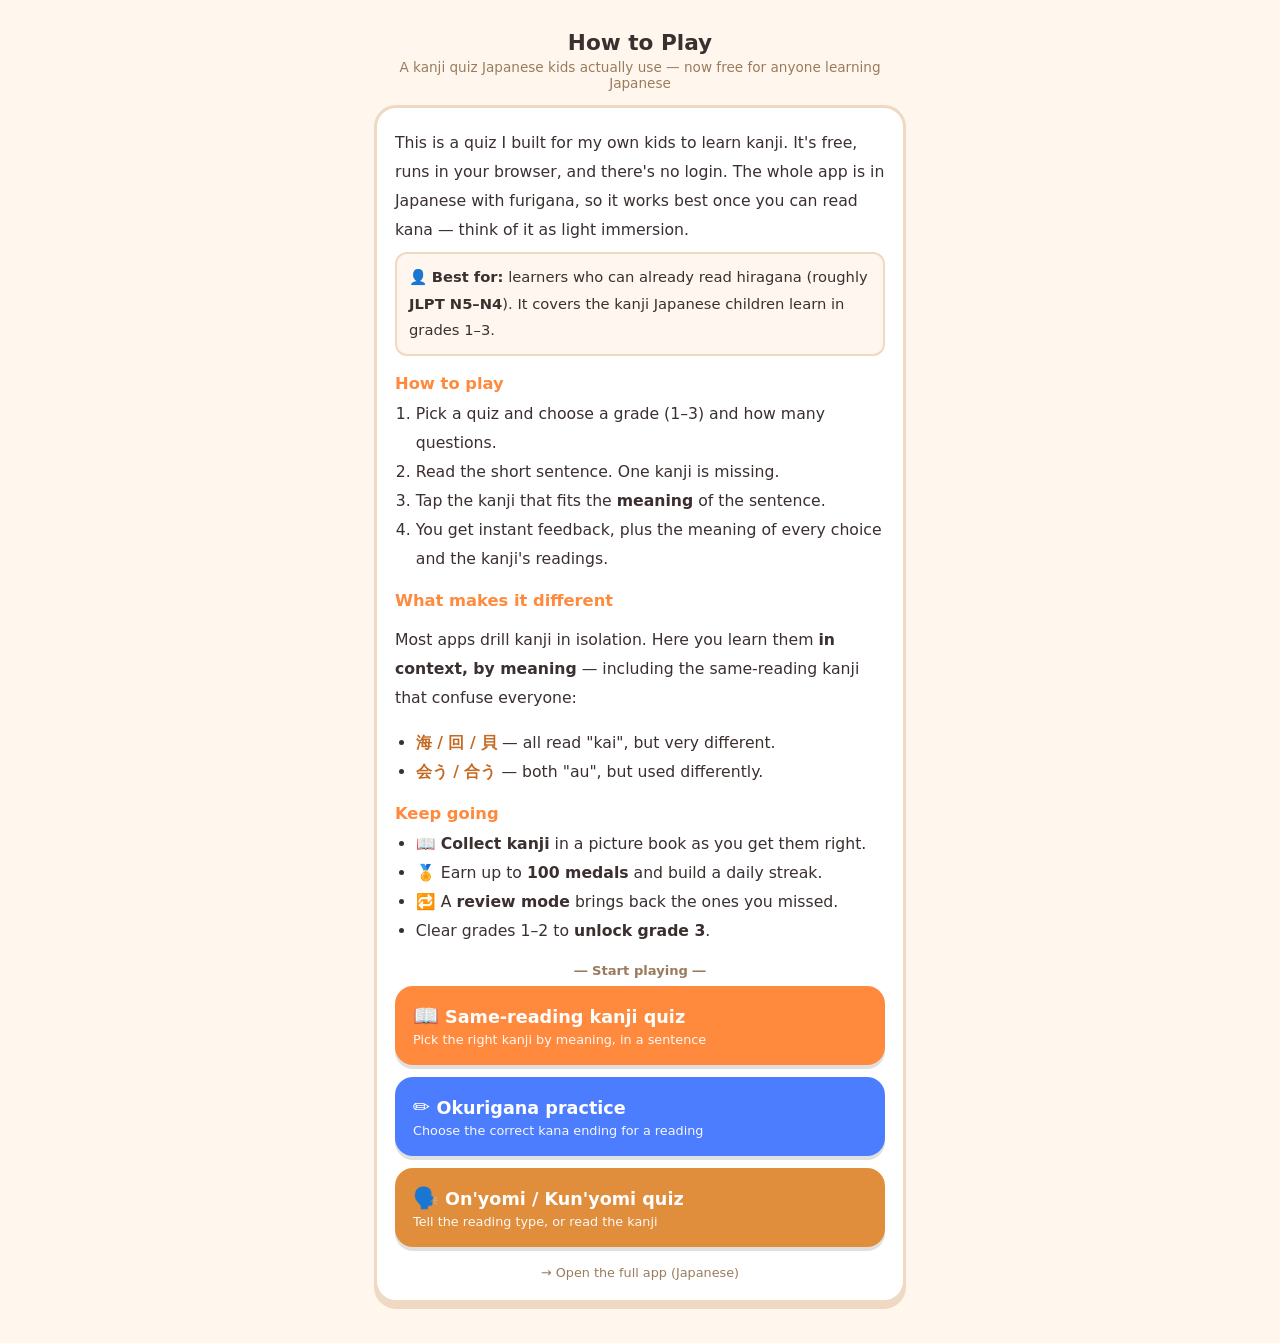
<file: how-to-play/index.html>
<!DOCTYPE html>
<html lang="en">
<head>
<meta charset="UTF-8">
<meta name="viewport" content="width=device-width, initial-scale=1.0, viewport-fit=cover">
<title>How to Play — Kanji Quiz for Japanese Learners</title>
<meta name="description" content="A free kanji quiz Japanese kids actually use. Learn kanji by meaning, inside real sentences — including the same-reading ones that trip everyone up. No login, runs in your browser.">
<meta name="theme-color" content="#ff8a3d">
<link rel="stylesheet" href="../shared/kanji-ui.css?v=202606272011">
<style>
  a.mode-btn{display:block; text-decoration:none;}
  .portal-emoji{font-size:1.3rem; margin-right:6px;}
  .help .ex{font-weight:700; color:#c46a23;}
  .lead{font-size:.98rem; line-height:1.85; margin:0 0 6px;}
  .start-head{font-size:.82rem; color:#9a7b5e; text-align:center; margin:18px 0 8px; font-weight:700;}
</style>
</head>
<body>
<div class="wrap">

  <h1>How to Play</h1>
  <div class="sub">A kanji quiz Japanese kids actually use — now free for anyone learning Japanese</div>

  <div class="card help">

    <p class="lead">This is a quiz I built for my own kids to learn kanji. It's free, runs in your browser, and there's no login. The whole app is in Japanese with furigana, so it works best once you can read kana — think of it as light immersion.</p>

    <div class="tip">👤 <b>Best for:</b> learners who can already read hiragana (roughly <b>JLPT N5–N4</b>). It covers the kanji Japanese children learn in grades 1–3.</div>

    <h3>How to play</h3>
    <ol>
      <li>Pick a quiz and choose a grade (1–3) and how many questions.</li>
      <li>Read the short sentence. One kanji is missing.</li>
      <li>Tap the kanji that fits the <b>meaning</b> of the sentence.</li>
      <li>You get instant feedback, plus the meaning of every choice and the kanji's readings.</li>
    </ol>

    <h3>What makes it different</h3>
    <p>Most apps drill kanji in isolation. Here you learn them <b>in context, by meaning</b> — including the same-reading kanji that confuse everyone:</p>
    <ul>
      <li><span class="ex">海 / 回 / 貝</span> — all read "kai", but very different.</li>
      <li><span class="ex">会う / 合う</span> — both "au", but used differently.</li>
    </ul>

    <h3>Keep going</h3>
    <ul>
      <li>📖 <b>Collect kanji</b> in a picture book as you get them right.</li>
      <li>🏅 Earn up to <b>100 medals</b> and build a daily streak.</li>
      <li>🔁 A <b>review mode</b> brings back the ones you missed.</li>
      <li>Clear grades 1–2 to <b>unlock grade 3</b>.</li>
    </ul>

    <div class="start-head">― Start playing ―</div>
    <div class="modes">
      <a class="mode-btn m1" href="../onaji/index.html">
        <span class="portal-emoji">📖</span>Same-reading kanji quiz
        <small>Pick the right kanji by meaning, in a sentence</small>
      </a>
      <a class="mode-btn m2" href="../okurigana/index.html">
        <span class="portal-emoji">✏️</span>Okurigana practice
        <small>Choose the correct kana ending for a reading</small>
      </a>
      <a class="mode-btn m3" href="../onkun/index.html">
        <span class="portal-emoji">🗣️</span>On'yomi / Kun'yomi quiz
        <small>Tell the reading type, or read the kanji</small>
      </a>
    </div>

    <a class="applink" href="../index.html">→ Open the full app (Japanese)</a>
  </div>

</div>
</body>
</html>
</file>
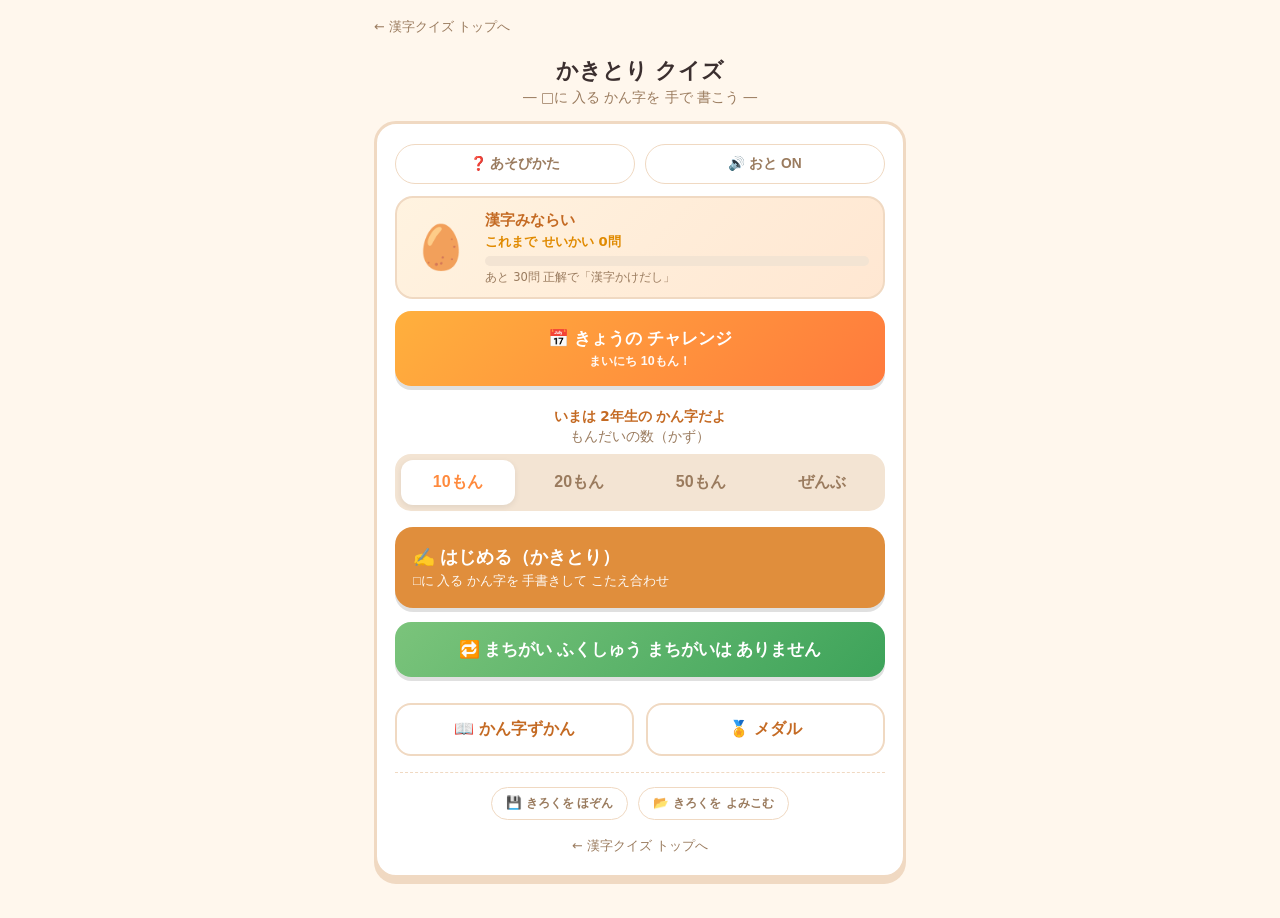
<file: kaki/index.html>
<!DOCTYPE html>
<html lang="ja">
<head>
<meta charset="UTF-8">
<meta name="viewport" content="width=device-width, initial-scale=1.0, viewport-fit=cover">
<title>かきとり クイズ</title>
<meta name="description" content="漢字の書き取り練習。送りがなをヒントに□に入る漢字を手書きして、こたえ合わせ→自己採点する自動生成クイズ。いまは2年生。">
<meta name="theme-color" content="#ff8a3d">
<!-- 共有スタイル（クイズと同じ見た目） -->
<link rel="stylesheet" href="../shared/kanji-ui.css?v=202606272011">
<style>
  /* かきとりアプリ固有の追加分だけ（共有部品で足りないもの） */
  .reading-big{text-align:center; color:#c46a23; font-size:1.4rem; font-weight:700; margin:2px 0 16px;}
  /* 例文（文脈で漢字を一つに決めるヒント） */
  .sentence{text-align:center; font-size:1.12rem; line-height:1.9; color:#4a3a2a; background:#fff6ec; border:2px solid #ffd9b0; border-radius:14px; padding:12px 14px; margin:6px 0 10px;}
  .sentence .blank{display:inline-block; color:#e08e3c; font-weight:800; border-bottom:3px solid #e08e3c; padding:0 2px; margin:0 1px;}
  .sentence .blank .box{font-size:1.15em; letter-spacing:1px;}
  .sentence .filled{display:inline-block; color:#c0392b; font-weight:800; padding:0 2px; margin:0 1px;}
  .prompt{font-size:.95rem; color:#9a7b5e; text-align:center; margin-bottom:4px;}
  .help-list{font-size:.92rem; line-height:1.9; color:#5a4a3a; padding-left:1.2em; margin:6px 0;}
  .help-list b{color:var(--accent);}
  .bigkanji.kaki{font-size:3.2rem;}
  .bigkanji.kaki .box{color:#e08e3c;}
  .grade-note{text-align:center; font-size:.85rem; font-weight:700; color:#c46a23; margin:10px 0 2px;}
  /* 手書きエリア */
  .kaki-line{display:flex; align-items:center; justify-content:center; gap:6px; margin:10px 0 4px;}
  #kakiCanvas{width:180px; height:180px; background:#fff; border:3px dashed #e08e3c; border-radius:14px; touch-action:none; cursor:crosshair;}
  .kaki-okuri{font-size:2.6rem; font-weight:800; color:#5a3e28;}
  .kaki-btns{display:flex; gap:10px; justify-content:center; margin:10px 0 4px;}
  .kaki-btns button{border:none; border-radius:12px; padding:12px 16px; font-size:1rem; font-weight:700; cursor:pointer; box-shadow:0 3px 0 rgba(0,0,0,.12);}
  #kakiClear{background:#f2e3d5; color:#7a5c40;}
  #kakiReveal{background:var(--accent2); color:#fff;}
  .kaki-btns button:active{transform:translateY(2px); box-shadow:0 1px 0 rgba(0,0,0,.12);}
  .selfgrade{display:flex; gap:10px; justify-content:center; margin-top:10px;}
  .selfgrade button{flex:1; border:none; border-radius:12px; padding:14px 0; font-size:1.05rem; font-weight:700; color:#fff; cursor:pointer; box-shadow:0 3px 0 rgba(0,0,0,.12);}
  #sgOk{background:#3da35a;} #sgNg{background:#e2574c;}
  .fb-alt{font-size:.85rem; color:#9a7b5e; margin-top:4px;}
</style>
</head>
<body>
<div class="wrap">
  <a class="toplink" href="../index.html">← 漢字クイズ トップへ</a>
  <h1>かきとり クイズ</h1>
  <div class="sub">― □に 入る かん字を 手で 書こう ―</div>

  <!-- ホーム -->
  <div id="home" class="card">
    <div class="topRow">
      <button class="topBtn" id="openHelp" type="button">❓ あそびかた</button>
      <button class="topBtn" id="soundToggle" type="button">🔊 おと ON</button>
    </div>
    <div class="buddy" id="buddy">
      <div class="bi" id="buddyIcon">🥚</div>
      <div class="bb">
        <div class="bn" id="buddyName">漢字みならい</div>
        <div class="bc" id="buddyCoin">これまで せいかい 0問</div>
        <div class="bbar"><i id="buddyBar"></i></div>
        <div class="bnext" id="buddyNext"></div>
      </div>
    </div>
    <button class="dailyBtn" id="openDaily" type="button">📅 きょうの チャレンジ<span id="dailyInfo"></span></button>
    <div class="grade-note">いまは <b>2年生</b>の かん字だよ</div>
    <div class="gradeSel">
      <div class="gradeLabel">もんだいの数（かず）</div>
      <div class="seg" id="countSeg"><!-- 共通モジュール QuizCore.renderCountSeg で描画 --></div>
    </div>
    <div class="modes">
      <button class="mode-btn m3" id="startBtn">
        ✍️ はじめる（かきとり）
        <small>□に 入る かん字を 手書きして こたえ合わせ</small>
      </button>
    </div>
    <button class="dailyBtn" id="openReview" type="button" style="background:linear-gradient(135deg,#7bc47b,#3da35a);margin-top:14px;">🔁 まちがい ふくしゅう<span id="reviewInfo"></span></button>
    <div class="collbar">
      <button id="openDex" type="button">📖 かん字ずかん</button>
      <button id="openMedals" type="button">🏅 メダル</button>
    </div>
    <div class="saveBar">
      <button id="exportSave" type="button">💾 きろくを ほぞん</button>
      <label class="impBtn" for="importFile">📂 きろくを よみこむ</label>
      <input id="importFile" type="file" accept="application/json,.json" hidden>
    </div>
    <a class="applink" href="../index.html">← 漢字クイズ トップへ</a>
  </div>

  <!-- あそびかた -->
  <div id="help" class="card" style="display:none;">
    <button class="backBtn" id="helpBack">← もどる</button>
    <h2 style="margin-top:4px;">あそびかた</h2>
    <ul class="help-list">
      <li><b>文（ぶん）</b>と <b>読み</b>と <b>送りがな</b>が 出るよ。文の いみを ヒントに かん字を きめよう。</li>
      <li>□の マスに、入る かん字を <b>ゆびや マウスで 書こう</b>。</li>
      <li>れい：「まどの そとは とても □るい。」／読み「あかるい」→ <b>明</b>と 書く。</li>
      <li>おなじ 読みでも 文で かわるよ。れい：「タイムを □る」＝<b>計</b>／「あんぜんを □る」＝<b>図</b>。</li>
      <li>書けたら「<b>👀 こたえ合わせ</b>」。じぶんの字と くらべて、<b>⭕かけた／❌まちがえた</b>を えらぼう。</li>
      <li>つづけて 正かいすると <b>🔥コンボ</b>！</li>
      <li>まちがえた問題は「<b>まちがい ふくしゅう</b>」に たまるよ。</li>
      <li>いまは <b>2年生</b>の かん字だけ（そのうち ふえるよ）。</li>
    </ul>
    <button class="again" id="helpStart" style="margin-top:8px;">とじる</button>
  </div>

  <!-- 出題 -->
  <div id="quiz" class="card" style="display:none;">
    <button class="navBtn" id="prev">← 前へ</button>
    <button class="homeBtn" id="quizHome">🏠 HOME</button>
    <div class="bar"><i id="prog"></i></div>
    <div class="meta"><span id="count"></span><span id="combo"></span><span id="score"></span></div>
    <span class="tag" id="tag"></span>
    <div class="prompt" id="prompt">文（ぶん）の □に 入る かん字を 書こう！</div>
    <div class="sentence" id="qsentence"></div>
    <div class="reading-big" id="qreading"></div>
    <div class="bigkanji kaki" id="qkanji" style="display:none;"></div>
    <div id="kakiArea">
      <div class="kaki-line"><canvas id="kakiCanvas"></canvas><span class="kaki-okuri" id="kakiOkuri"></span></div>
      <div class="kaki-btns">
        <button id="kakiClear" type="button">🧽 かきなおす</button>
        <button id="kakiReveal" type="button">👀 こたえ合わせ</button>
      </div>
    </div>
    <div class="feedback" id="feedback">
      <div class="fb-head" id="fbHead"></div>
      <div class="fb-line" id="fbBody"></div>
      <div class="fb-kanji" id="fbKanji"></div>
      <div class="fb-alt" id="fbAlt"></div>
      <div class="selfgrade" id="selfgrade" style="display:none;">
        <button id="sgOk" type="button">⭕ かけた！</button>
        <button id="sgNg" type="button">❌ まちがえた</button>
      </div>
      <button class="next" id="next">つぎへ →</button>
    </div>
  </div>

  <!-- 結果 -->
  <div id="result" class="card result" style="display:none;">
    <div class="stars" id="stars"></div>
    <div class="score" id="finalScore"></div>
    <div class="comboBest" id="comboBest"></div>
    <div id="comment" style="margin-bottom:12px;"></div>
    <div class="earned" id="earned" style="display:none;"></div>
    <div class="review" id="review"></div>
    <button class="again retryWrong" id="retryWrong" style="display:none;">まちがえた問題だけ もう一回</button>
    <button class="again" id="retry">もう一回</button>
    <button class="again home" id="back">さいしょの画面</button>
  </div>

  <!-- 漢字ずかん（共有：ほかのクイズと同じ図鑑にたまる） -->
  <div id="dex" class="card" style="display:none;">
    <button class="backBtn" id="dexBack">← もどる</button>
    <div class="collHead"><h2>📖 かん字ずかん</h2><span class="cnt" id="dexCnt"></span></div>
    <div style="font-size:.8rem;color:#9a7b5e;margin-bottom:10px;">どのクイズでも 正かいすると 図かんに ふえるよ。3かい 正かいで ★マスター！</div>
    <div class="dexGrid" id="dexGrid"></div>
  </div>

  <!-- メダル（共有） -->
  <div id="medals" class="card" style="display:none;">
    <button class="backBtn" id="medalsBack">← もどる</button>
    <div class="collHead"><h2>🏅 メダル</h2><span class="cnt" id="medalsCnt"></span></div>
    <div class="medalList" id="medalList"></div>
  </div>

</div>

<!-- 共有 漢字DB（唯一の正データ：KANJI / wordGrade / parseOkurigana） -->
<script src="../shared/kanji-db.js?v=202606272011"></script>
<!-- 共有 進捗エンジン（図鑑・称号・メダル＝全アプリ合算） -->
<script src="../shared/quiz-core.js?v=202606272011"></script>
<!-- かきとり専用 例文データ（word→例文。同じ読みを文脈で一つに決める） -->
<script src="sentences.js?v=202607111500"></script>
<script>
const $ = id => document.getElementById(id);

/* ===== 出題語の収集（共有DBの kun から自動生成・いまは2年生のみ） ===== */
function buildWords(){
  const list = [];
  for(const [k, info] of Object.entries(KANJI)){
    for(const kun of (info.kun||[])){
      const p = parseOkurigana(k, kun);          // {reading,stem,okuri,word}
      if(p.okuri && p.reading.length >= 2){
        list.push({ kanji:k, grade:info.g, reading:p.reading, okuri:p.okuri, word:p.word });
      }
    }
  }
  return list;
}
const ALL_WORDS = buildWords();
const KAKI_POOL = ALL_WORDS.filter(w => w.grade === 2);   // 学年を広げるときはここ

function makeQuestion(w){
  // 例文で文脈が決まるので、同じ読みの別漢字（例 はかる＝計る/図る）は正解にしない（併記しない）
  const sentence = (typeof KAKI_SENTENCES !== 'undefined' && KAKI_SENTENCES[w.word]) || '';
  return { src:w, kanji:w.kanji, reading:w.reading, okuri:w.okuri, word:w.word, grade:w.grade, alts:[], sentence };
}
function shuffle(a){ a=a.slice(); for(let i=a.length-1;i>0;i--){ const j=Math.floor(Math.random()*(i+1)); [a[i],a[j]]=[a[j],a[i]]; } return a; }
// 日付シードの決定的シャッフル（同じ日は 全員・何回でも 同じ10問）
function todayIndex(){ const d=new Date(); return Math.floor((d.getTime() - d.getTimezoneOffset()*60000)/86400000); }
function mulberry32(a){ return function(){ a|=0; a=a+0x6D2B79F5|0; let t=Math.imul(a^a>>>15,1|a); t=t+Math.imul(t^t>>>7,61|t)^t; return ((t^t>>>14)>>>0)/4294967296; }; }
function seededShuffle(arr, seed){ const r=mulberry32(seed), a=arr.slice(); for(let i=a.length-1;i>0;i--){ const j=Math.floor(r()*(i+1)); [a[i],a[j]]=[a[j],a[i]]; } return a; }
// 重複のない語リスト（デイリーの母集団）
function uniqueWords(){ const seen=new Set(), out=[]; for(const w of KAKI_POOL){ if(!seen.has(w.word)){ seen.add(w.word); out.push(w); } } return out; }

/* ===== 手書きキャンバス ===== */
const KAKI_SIZE = 180;
const kakiCanvas = document.getElementById('kakiCanvas');
const kakiCtx = kakiCanvas.getContext('2d');
function kakiResetCanvas(){
  const dpr = window.devicePixelRatio || 1;
  kakiCanvas.width = KAKI_SIZE*dpr; kakiCanvas.height = KAKI_SIZE*dpr;
  kakiCtx.setTransform(dpr,0,0,dpr,0,0);
  kakiCtx.clearRect(0,0,KAKI_SIZE,KAKI_SIZE);
  // ドリルのマスと同じ うすい十字ガイド
  kakiCtx.save();
  kakiCtx.strokeStyle='#f0ddc8'; kakiCtx.lineWidth=2; kakiCtx.setLineDash([6,6]);
  kakiCtx.beginPath();
  kakiCtx.moveTo(KAKI_SIZE/2,8); kakiCtx.lineTo(KAKI_SIZE/2,KAKI_SIZE-8);
  kakiCtx.moveTo(8,KAKI_SIZE/2); kakiCtx.lineTo(KAKI_SIZE-8,KAKI_SIZE/2);
  kakiCtx.stroke();
  kakiCtx.restore();
  kakiCtx.lineWidth=7; kakiCtx.lineCap='round'; kakiCtx.lineJoin='round'; kakiCtx.strokeStyle='#3a2a1a';
}
let kakiDrawing = false;
function kakiPos(e){ const r=kakiCanvas.getBoundingClientRect(); return [(e.clientX-r.left)*KAKI_SIZE/r.width, (e.clientY-r.top)*KAKI_SIZE/r.height]; }
kakiCanvas.addEventListener('pointerdown', e=>{
  e.preventDefault(); kakiDrawing = true;
  try{ kakiCanvas.setPointerCapture(e.pointerId); }catch(_){}
  const [x,y]=kakiPos(e); kakiCtx.beginPath(); kakiCtx.moveTo(x,y); kakiCtx.lineTo(x+0.1,y+0.1); kakiCtx.stroke();
});
kakiCanvas.addEventListener('pointermove', e=>{ if(!kakiDrawing) return; e.preventDefault(); const [x,y]=kakiPos(e); kakiCtx.lineTo(x,y); kakiCtx.stroke(); });
kakiCanvas.addEventListener('pointerup',    ()=>{ kakiDrawing=false; });
kakiCanvas.addEventListener('pointercancel',()=>{ kakiDrawing=false; });

/* ===== 状態 ===== */
let count = 10;           // 問題数（'all'＝ぜんぶ。初期値は10もん）
let deck = [], answers = [], idx = 0;
let combo = 0, sessionMaxCombo = 0;
let wrongItems = [];
let isDaily = false;

// 共有 store に かきとり用の領域（復習リスト・デイリー連続日数）を用意（他アプリのフィールドは保持）
const store = QuizCore.store;
store.kakiWrong = store.kakiWrong || {};                                 // { 語: true } まちがえた かきとり問題
store.kakiDaily = store.kakiDaily || { streak:0, bestStreak:0, lastDay:null };

/* ===== 音（Web Audio：ファイル不要・オフラインでも鳴る） ===== */
let soundOn = (localStorage.getItem('kakiSoundOff') !== '1');
let audioCtx = null;
function getCtx(){
  if(!audioCtx){ try{ audioCtx = new (window.AudioContext||window.webkitAudioContext)(); }catch(e){ audioCtx=null; } }
  if(audioCtx && audioCtx.state==='suspended'){ try{ audioCtx.resume(); }catch(e){} }
  return audioCtx;
}
function tone(freq, startAt, dur, type='sine', vol=0.2){
  const ctx = getCtx(); if(!ctx) return;
  const t0 = ctx.currentTime + startAt;
  const osc = ctx.createOscillator(), g = ctx.createGain();
  osc.type=type; osc.frequency.value=freq;
  g.gain.setValueAtTime(0.0001, t0);
  g.gain.linearRampToValueAtTime(vol, t0+0.012);
  g.gain.exponentialRampToValueAtTime(0.0001, t0+dur);
  osc.connect(g).connect(ctx.destination);
  osc.start(t0); osc.stop(t0+dur+0.03);
}
function playSound(name){
  if(!soundOn) return; const ctx=getCtx(); if(!ctx) return;
  if(name==='correct'){
    tone(1318,0,0.55,'sine',0.26); tone(2637,0,0.30,'sine',0.08);
    tone(1047,0.18,0.70,'sine',0.26); tone(2093,0.18,0.35,'sine',0.08);
  } else if(name==='wrong'){
    tone(233,0,0.20,'sawtooth',0.11); tone(220,0,0.20,'sawtooth',0.11);
    tone(220,0.26,0.55,'sawtooth',0.11); tone(207,0.26,0.55,'sawtooth',0.11);
  }
}
function refreshSoundBtn(){ $('soundToggle').textContent = soundOn ? '🔊 おと ON' : '🔇 おと OFF'; }

/* ===== 画面きりかえ ===== */
function showOnly(id){ for(const s of ['home','help','quiz','result','dex','medals']) $(s).style.display = (s===id)?'block':'none'; }

/* ===== 育成系（共有 QuizCore：図鑑・称号・メダル＝全アプリ合算） ===== */
function refreshBuddy(){
  QuizCore.renderBuddy({ icon:$('buddyIcon'), name:$('buddyName'), coin:$('buddyCoin'), bar:$('buddyBar'), next:$('buddyNext') });
}
function refreshHome(){
  refreshBuddy();
  // デイリーの状態
  const dy = store.kakiDaily, ti = todayIndex();
  let info = '';
  if((dy.streak||0)>0 && (dy.lastDay===ti || dy.lastDay===ti-1)) info += `🔥${dy.streak}日れんぞく　`;
  info += (dy.lastDay===ti) ? 'きょうは クリア✓' : 'まいにち 10もん！';
  $('dailyInfo').textContent = ' ' + info;
  // 復習ののこり
  const rc = reviewWords().length;
  $('reviewInfo').textContent = rc ? ` のこり ${rc}問` : ' まちがいは ありません';
}
function goHome(){ refreshHome(); showOnly('home'); }
function openDex(){ $('dexCnt').textContent = QuizCore.dexHead(); $('dexGrid').innerHTML = QuizCore.dexGridHTML(); showOnly('dex'); }
function openMedals(){ $('medalsCnt').textContent = QuizCore.medalsHead(); $('medalList').innerHTML = QuizCore.medalsGridHTML(); showOnly('medals'); }

// 問題数セレクタ（共通モジュール QuizCore.renderCountSeg）
QuizCore.renderCountSeg($('countSeg'), '10', v => { count = (v==='all') ? 'all' : +v; });

/* ===== 出題ループ ===== */
function start(){
  const pool = shuffle(KAKI_POOL);
  // 同じ語の重複をへらして上限まで
  const seen = new Set(), picked = [];
  const limit = (count==='all') ? pool.length : count;
  for(const w of pool){ if(!seen.has(w.word)){ seen.add(w.word); picked.push(w); } if(picked.length>=limit) break; }
  startWithDeck(picked.map(makeQuestion));
}
// きょうの チャレンジ（日付シードで全員同じ10問）
function startDaily(){
  const deckW = seededShuffle(uniqueWords(), todayIndex()).slice(0, 10);
  startWithDeck(deckW.map(makeQuestion), true);
}
function updateDailyStreak(){
  const dy = store.kakiDaily, ti = todayIndex();
  if(dy.lastDay !== ti){
    dy.streak = (dy.lastDay === ti-1) ? (dy.streak||0)+1 : 1;
    dy.lastDay = ti;
    dy.bestStreak = Math.max(dy.bestStreak||0, dy.streak);
    QuizCore.save();
  }
}
// まちがい ふくしゅう
const reviewWords = ()=> Object.keys(store.kakiWrong).map(w => ALL_WORDS.find(x=>x.word===w)).filter(Boolean);
function startReview(){
  let pool = reviewWords();
  if(pool.length === 0){ alert('ふくしゅうする問題は ありません。\nまちがえた問題が ここに たまります。'); return; }
  pool = shuffle(pool); if(pool.length>20) pool = pool.slice(0,20);
  startWithDeck(pool.map(makeQuestion));
}
function startWithDeck(qs, daily){
  isDaily = !!daily;
  deck = qs; answers = new Array(deck.length); idx = 0;
  combo = 0; sessionMaxCombo = 0;
  showOnly('quiz'); renderQ();
}

/* 例文を描く。空らん @@ を、未回答＝□送りがな／回答後＝漢字＋送りがな にさしかえる。
 * 例文データは かな中心（答えの漢字は入っていない）ので HTML特殊文字は来ない前提。 */
function renderSentence(q, answered){
  const el = $('qsentence');
  if(!q.sentence){ el.style.display='none'; el.innerHTML=''; return; }
  el.style.display='';
  const slot = answered
    ? `<span class="filled">${q.kanji}${q.okuri}</span>`
    : `<span class="blank"><span class="box">□</span>${q.okuri}</span>`;
  const parts = q.sentence.split('@@');
  el.innerHTML = (parts[0]||'') + slot + (parts[1]||'');
}

function renderQ(){
  const q = deck[idx];
  $('prog').style.width = (idx/deck.length*100)+'%';
  $('count').textContent = `問題 ${idx+1} / ${deck.length}`;
  $('combo').textContent = combo>=2 ? `🔥 ${combo}` : '';
  $('score').textContent = `正かい ${scoreCount()}`;
  $('tag').textContent = q.grade+'年の かん字';
  $('qreading').textContent = '「'+q.reading+'」';
  $('prev').style.visibility = idx>0 ? 'visible' : 'hidden';

  const ans = answers[idx];   // 既に答えていれば その状態を再現
  renderSentence(q, !!ans);   // 例文（未回答は □送りがな、回答後は 漢字を うめて見せる）
  $('qkanji').style.display = ans ? '' : 'none';                 // 書く前は □＝キャンバス
  $('qkanji').innerHTML = '<span class="box">'+q.kanji+'</span>'+q.okuri;   // 答えたあとの見返り用
  $('kakiArea').style.display = ans ? 'none' : 'block';
  if(!ans){ $('kakiOkuri').textContent = q.okuri; kakiResetCanvas(); }

  if(ans) showFeedback(ans.correct);
  else { $('feedback').classList.remove('show','good','bad'); $('selfgrade').style.display='none'; }
}

/* こたえ合わせ（正解を見せて 自己採点にうつる） */
function kakiReveal(){
  const q = deck[idx];
  if(answers[idx]) return;
  const fb = $('feedback');
  fb.classList.add('show'); fb.classList.remove('good','bad');
  $('fbHead').textContent = 'こたえは「'+q.word+'」';
  fbCommon(q);
  $('selfgrade').style.display = 'flex';
  $('next').style.display = 'none';
}
/* 自己採点（⭕/❌）。図鑑・コンボ・復習の記録はここで */
function kakiGrade(ok){
  const q = deck[idx];
  if(answers[idx]) return;
  answers[idx] = { picked: ok?'⭕':'❌', correct: ok };
  if(ok){
    combo++; sessionMaxCombo = Math.max(sessionMaxCombo, combo);
    if(store.kakiWrong[q.word]) delete store.kakiWrong[q.word];         // 復習で克服
    // 共有進捗へ：図鑑に漢字を記録＋累計正解＋最高コンボ（全アプリ合算）
    QuizCore.recordCorrect(q.word); QuizCore.bumpCorrect(); QuizCore.bumpApp('kaki'); QuizCore.noteCombo(combo); QuizCore.save();
  } else {
    combo = 0;
    store.kakiWrong[q.word] = true; QuizCore.save();                    // まちがいを 復習リストへ
  }
  playSound(ok ? 'correct' : 'wrong');
  renderQ();   // 答えたあとの表示（正解の字＋フィードバック）に切りかえ
}

/* フィードバック共通部（読み・正解の語・字の情報・別解） */
function fbCommon(q){
  $('fbBody').innerHTML = '「'+q.reading+'」＝ <b>'+q.word+'</b>';
  const info = KANJI[q.kanji];
  const on = (info.on||[]).join('・'), kun = (info.kun||[]).join('・');
  $('fbKanji').innerHTML = `<b>${q.kanji}</b>（${info.s}画）` + [on?'音 '+on:'', kun?'訓 '+kun:''].filter(Boolean).join(' ／ ');
  $('fbAlt').textContent = (q.alts && q.alts.length) ? '※ '+q.alts.join('・')+' と書いても ⭕だよ' : '';
}
function showFeedback(ok){
  const q = deck[idx];
  const fb = $('feedback');
  fb.classList.add('show'); fb.classList.toggle('good', ok); fb.classList.toggle('bad', !ok);
  $('fbHead').textContent = ok ? '⭕ せいかい！' : '❌ おしい！　正かいは「'+q.word+'」';
  fbCommon(q);
  $('selfgrade').style.display = 'none';
  $('next').style.display = '';
  $('next').textContent = (idx >= deck.length-1) ? 'けっかを見る →' : 'つぎへ →';
}

const scoreCount = ()=> answers.filter(a => a && a.correct).length;

function next(){
  if(!answers[idx]) return;            // 答えてから
  if(idx >= deck.length-1) return showResult();
  idx++; renderQ();
}
function prev(){ if(idx>0){ idx--; renderQ(); } }

function showResult(){
  showOnly('result');
  $('prog').style.width = '100%';
  const total = deck.length, correct = scoreCount();
  $('finalScore').textContent = `${correct} / ${total} もん せいかい`;
  const rate = correct/total;
  const nStar = rate===1?3 : rate>=0.7?2 : rate>=0.4?1 : 0;
  $('stars').textContent = '⭐'.repeat(nStar) + '☆'.repeat(3-nStar);
  $('comment').textContent =
    rate===1 ? 'ぜんもん せいかい！すごい！' :
    rate>=0.7 ? 'よくできました！' :
    rate>=0.4 ? 'もう少し！もう一回やってみよう' :
    'だいじょうぶ、くりかえせば できるよ！';
  $('comboBest').textContent = sessionMaxCombo>=2 ? `さい高コンボ：🔥 ${sessionMaxCombo}れんぞく` : '';

  // 共有進捗の更新（プレイ回数・全問正解・最高コンボ）→ メダル・称号（全アプリ合算）
  QuizCore.notePlay();
  if(rate===1) QuizCore.notePerfect();
  QuizCore.noteCombo(sessionMaxCombo);
  if(isDaily) updateDailyStreak();   // きょうの チャレンジ クリアで 連続日数
  QuizCore.save();
  const tcAfter = QuizCore.store.totalCorrect||0, tcBefore = tcAfter - correct;
  const rankUp = QuizCore.rankStage(tcAfter) > QuizCore.rankStage(tcBefore);
  const newly = QuizCore.checkMedals();
  const em = $('earned');
  const newRank = QuizCore.STAGES[QuizCore.rankStage(tcAfter)];
  const evo = rankUp ? `✨ 称号アップ！ ${newRank.icon}「${newRank.title}」に なった！　` : '';
  if(evo || newly.length){
    em.style.display = 'block';
    em.innerHTML = evo + (newly.length ? '🏅 あたらしいメダル：' + newly.map(m=>`${m.icon}${m.name}`).join('　') : '');
  } else { em.style.display = 'none'; }

  // まちがえた問題の振り返り
  const wrong = deck.filter((q,i)=> answers[i] && !answers[i].correct);
  wrongItems = wrong.map(q => q.src);
  const rv = $('review');
  if(wrong.length){
    rv.style.display = 'block';
    rv.innerHTML = `<div class="rv-h">まちがえた問題（${wrong.length}）</div>` +
      wrong.map(q => `<div class="rv-i"><b>□${q.okuri}</b> ＝ <b>${q.word}</b>` +
        `<span style="color:#9a7b5e;font-size:.8rem">（${q.reading}）</span></div>`).join('');
    $('retryWrong').style.display = 'inline-block';
  } else {
    rv.style.display = 'none';
    $('retryWrong').style.display = 'none';
  }
}

/* ===== 初期化・イベント ===== */
$('startBtn').onclick = start;
$('kakiClear').onclick = kakiResetCanvas;
$('kakiReveal').onclick = kakiReveal;
$('sgOk').onclick = ()=> kakiGrade(true);
$('sgNg').onclick = ()=> kakiGrade(false);
$('next').onclick = next;
$('prev').onclick = prev;
$('quizHome').onclick = goHome;
$('retry').onclick = start;
$('retryWrong').onclick = ()=> startWithDeck(wrongItems.map(makeQuestion));
$('back').onclick = goHome;
$('openHelp').onclick = ()=> showOnly('help');
$('helpBack').onclick = goHome;
$('helpStart').onclick = goHome;
$('openDex').onclick = openDex;
$('openMedals').onclick = openMedals;
$('dexBack').onclick = goHome;
$('medalsBack').onclick = goHome;
$('openDaily').onclick = startDaily;
$('openReview').onclick = startReview;
$('exportSave').onclick = ()=> QuizCore.exportSave('かん字クイズ-きろく.json');
$('importFile').onchange = (e)=>{ const f = e.target.files[0]; if(f) QuizCore.importSave(f); e.target.value=''; };
$('soundToggle').onclick = ()=>{
  soundOn = !soundOn;
  localStorage.setItem('kakiSoundOff', soundOn ? '0' : '1');
  refreshSoundBtn();
  if(soundOn) playSound('correct');
};
refreshSoundBtn();
refreshHome();
</script>
</body>
</html>
</file>
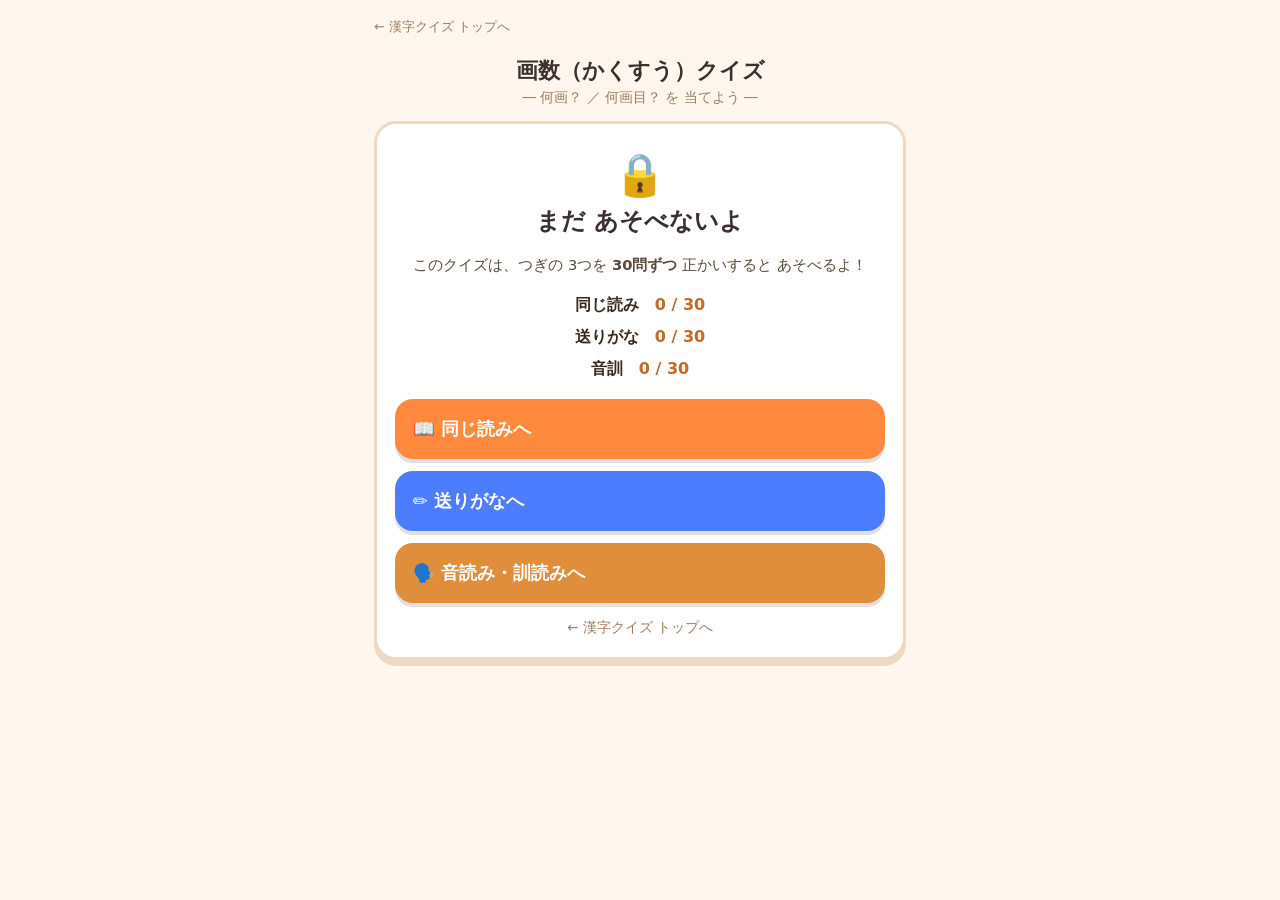
<file: kakusu/index.html>
<!DOCTYPE html>
<html lang="ja">
<head>
<meta charset="UTF-8">
<meta name="viewport" content="width=device-width, initial-scale=1.0, viewport-fit=cover">
<title>画数（かくすう）クイズ</title>
<meta name="description" content="漢字の画数を当てるクイズ。「この字は何画？」と「ここは何画目？」（筆順）。学年ごとに自動出題、筆順アニメつき。">
<meta name="theme-color" content="#ff8a3d">
<link rel="stylesheet" href="../shared/kanji-ui.css?v=202606272011">
<style>
  #gsel{display:grid; grid-template-columns:repeat(4,1fr); gap:8px;}
  #gsel button{padding:11px 0; font-size:.95rem;}
  .choices.num{grid-template-columns:repeat(4,1fr);}
  .choices.num .choice{font-size:1.5rem; font-weight:700; padding:14px 0;}
  .prompt{font-size:.98rem; color:#9a7b5e; text-align:center; margin:6px 0 12px;}
  .ksvg{display:block; margin:0 auto;}
  .ksvg path{fill:none; stroke:#3a2c1d; stroke-width:5.5; stroke-linecap:round; stroke-linejoin:round;}
  .ksvg path.hi{stroke:#e8483d;}
  .kwrap{display:flex; justify-content:center; align-items:center; min-height:180px;}
  .help-list{font-size:.92rem; line-height:1.9; color:#5a4a3a; padding-left:1.2em; margin:6px 0;}
  .help-list b{color:var(--accent);}
  .credit{font-size:.7rem; color:#b3a191; text-align:center; margin-top:10px; line-height:1.5;}
  .credit a{color:#b3a191;}
</style>
</head>
<body>
<div class="wrap">
  <a class="toplink" href="../index.html">← 漢字クイズ トップへ</a>
  <h1>画数（かくすう）クイズ</h1>
  <div class="sub">― 何画？ ／ 何画目？ を 当てよう ―</div>

  <!-- ホーム -->
  <div id="home" class="card">
    <div class="topRow">
      <button class="topBtn" id="openHelp" type="button">❓ あそびかた</button>
      <button class="topBtn" id="soundToggle" type="button">🔊 おと ON</button>
    </div>
    <div class="buddy" id="buddy">
      <div class="bi" id="buddyIcon">🥚</div>
      <div class="bb">
        <div class="bn" id="buddyName">漢字みならい</div>
        <div class="bc" id="buddyCoin">これまで せいかい 0問</div>
        <div class="bbar"><i id="buddyBar"></i></div>
        <div class="bnext" id="buddyNext"></div>
      </div>
    </div>
    <button class="dailyBtn" id="openDaily" type="button">📅 きょうの チャレンジ<span id="dailyInfo"></span></button>
    <div class="gradeSel">
      <div class="gradeLabel">学年（がくねん）をえらぶ</div>
      <div class="seg" id="gsel"></div>
      <div id="unlockHint" style="text-align:center;font-size:.78rem;font-weight:700;color:#c46a23;margin-top:8px;line-height:1.5;"></div>
    </div>
    <div class="gradeSel">
      <div class="gradeLabel">もんだいの数（かず）</div>
      <div class="seg" id="countSeg"><!-- 共通モジュール QuizCore.renderCountSeg で描画 --></div>
    </div>
    <div class="modes">
      <button class="mode-btn m1" id="startKaku">
        ① 何画（なんかく）？
        <small>大きな かん字を見て、ぜんぶで 何画かを えらぶ</small>
      </button>
      <button class="mode-btn m2" id="startJun">
        ② 何画目（なんかくめ）？
        <small>あかい せんが 書きじゅんの 何ばん目かを えらぶ（筆順）</small>
      </button>
    </div>
    <button class="dailyBtn" id="openReview" type="button" style="background:linear-gradient(135deg,#7bc47b,#3da35a);margin-top:14px;">🔁 まちがい ふくしゅう<span id="reviewInfo"></span></button>
    <div class="collbar">
      <button id="openDex" type="button">📖 かん字ずかん</button>
      <button id="openMedals" type="button">🏅 メダル</button>
    </div>
    <div class="saveBar">
      <button id="exportSave" type="button">💾 きろくを ほぞん</button>
      <label class="impBtn" for="importFile">📂 きろくを よみこむ</label>
      <input id="importFile" type="file" accept="application/json,.json" hidden>
    </div>
    <a class="applink" href="../index.html">← 漢字クイズ トップへ</a>
    <div class="credit">筆順データ：<a href="https://kanjivg.tagaini.net" target="_blank" rel="noopener">KanjiVG</a>（CC BY-SA 3.0）</div>
  </div>

  <!-- あそびかた -->
  <div id="help" class="card" style="display:none;">
    <button class="backBtn" id="helpBack">← もどる</button>
    <h2 style="margin-top:4px;">あそびかた</h2>
    <ul class="help-list">
      <li><b>①何画？</b>：かん字が ぜんぶで 何画かを 4つから えらぶ。</li>
      <li><b>②何画目？</b>：<b style="color:#e8483d;">あかい せん</b>が 書きじゅんの 何ばん目かを えらぶ。</li>
      <li>答えのあと、<b>筆順（ふでじゅん）アニメ</b>で 書く じゅんばんが 見られるよ。</li>
      <li>正かいすると かん字が <b>📖かん字ずかん</b>に たまる（3かいで ★）。</li>
      <li><b>3年生いじょう</b>は はじめ ロック🔒。下の学年の かん字を ずかんに あつめると かいきん！</li>
    </ul>
    <button class="again" id="helpStart" style="margin-top:8px;">とじる</button>
  </div>

  <!-- 出題 -->
  <div id="quiz" class="card" style="display:none;">
    <button class="navBtn" id="prev">← 前へ</button>
    <button class="homeBtn" id="quizHome">🏠 HOME</button>
    <div class="bar"><i id="prog"></i></div>
    <div class="meta"><span id="count"></span><span id="combo"></span><span id="score"></span></div>
    <span class="tag" id="tag"></span>
    <div class="prompt" id="prompt"></div>
    <div class="kwrap" id="kwrap"></div>
    <div class="choices num" id="choices"></div>
    <div class="feedback" id="feedback">
      <div class="fb-head" id="fbHead"></div>
      <div id="fbSvg" class="kwrap" style="min-height:150px;"></div>
      <button class="topBtn" id="replayBtn" type="button" style="display:block;margin:0 auto 8px;">▶ もう一回 筆順を見る</button>
      <div class="fb-line" id="fbBody"></div>
      <div class="fb-kanji" id="fbKanji"></div>
      <button class="next" id="next">つぎへ →</button>
    </div>
  </div>

  <!-- 結果 -->
  <div id="result" class="card result" style="display:none;">
    <div class="stars" id="stars"></div>
    <div class="score" id="finalScore"></div>
    <div class="comboBest" id="comboBest"></div>
    <div id="comment" style="margin-bottom:12px;"></div>
    <div class="earned" id="earned" style="display:none;"></div>
    <div class="review" id="review"></div>
    <button class="again retryWrong" id="retryWrong" style="display:none;">まちがえた問題だけ もう一回</button>
    <button class="again" id="retry">もう一回</button>
    <button class="again home" id="back">さいしょの画面</button>
  </div>

  <!-- 漢字ずかん（共有） -->
  <div id="dex" class="card" style="display:none;">
    <button class="backBtn" id="dexBack">← もどる</button>
    <div class="collHead"><h2>📖 かん字ずかん</h2><span class="cnt" id="dexCnt"></span></div>
    <div id="dexUnlock" style="font-size:.85rem;font-weight:700;color:#c46a23;margin-bottom:10px;"></div>
    <div style="font-size:.8rem;color:#9a7b5e;margin-bottom:10px;">どのクイズでも 正かいすると 図かんに ふえるよ。3かい 正かいで ★マスター！</div>
    <div class="dexGrid" id="dexGrid"></div>
  </div>

  <!-- メダル（共有） -->
  <div id="medals" class="card" style="display:none;">
    <button class="backBtn" id="medalsBack">← もどる</button>
    <div class="collHead"><h2>🏅 メダル</h2><span class="cnt" id="medalsCnt"></span></div>
    <div class="medalList" id="medalList"></div>
  </div>

</div>

<script src="../shared/kanji-db.js?v=202606272011"></script>
<script src="../shared/quiz-core.js?v=202606272011"></script>
<!-- 筆順ベクター（KanjiVG, CC BY-SA 3.0）。②何画目モードで使用 -->
<script src="strokes.js?v=202606271357"></script>
<script>
const $ = id => document.getElementById(id);
const MAXGRADE = 6;

/* ===== 対象（共有DBの全漢字） ===== */
const ALL_K = Object.keys(KANJI).map(k => ({ k, grade: KANJI[k].g, s: KANJI[k].s }));

/* ===== 学年の解放（3〜6年）＝他アプリと同じ「開放式」。条件はゆるめ（下の学年を (g-2)×20字） ===== */
const COLLECTABLE = ALL_K.map(i => i.k);
const collectableUpTo = (g)=> COLLECTABLE.filter(ch => KANJI[ch].g <= g);
const unlockNeed = (g)=> Math.min((g-2)*20, collectableUpTo(g-1).length);
const unlockHave = (g)=> collectableUpTo(g-1).filter(ch => (store.kanji[ch]||0) >= 1).length;
const unlockRemain = (g)=> Math.max(0, unlockNeed(g) - unlockHave(g));
function gradeUnlocked(g){
  if(g <= 2) return true;
  if(store['unlocked'+g] || store['kakuUnlocked'+g]) return true;   // 他アプリ解放 or 画数で解放済み
  return unlockHave(g) >= unlockNeed(g);
}
function maxUnlockedGrade(){ let m=2; for(let g=3; g<=MAXGRADE; g++){ if(gradeUnlocked(g)) m=g; } return m; }
function checkUnlock(){
  let now = 0;
  for(let g=3; g<=MAXGRADE; g++){
    if(!store['unlocked'+g] && !store['kakuUnlocked'+g] && gradeUnlocked(g)){ store['kakuUnlocked'+g] = true; now = g; }
  }
  if(now) QuizCore.save();
  return now;
}

/* ===== ユーティリティ ===== */
function shuffle(a){ a=a.slice(); for(let i=a.length-1;i>0;i--){ const j=Math.floor(Math.random()*(i+1)); [a[i],a[j]]=[a[j],a[i]]; } return a; }
function todayIndex(){ const d=new Date(); return Math.floor((d.getTime() - d.getTimezoneOffset()*60000)/86400000); }
function mulberry32(a){ return function(){ a|=0; a=a+0x6D2B79F5|0; let t=Math.imul(a^a>>>15,1|a); t=t+Math.imul(t^t>>>7,61|t)^t; return ((t^t>>>14)>>>0)/4294967296; }; }
function seededShuffle(arr, seed){ const r=mulberry32(seed), a=arr.slice(); for(let i=a.length-1;i>0;i--){ const j=Math.floor(r()*(i+1)); [a[i],a[j]]=[a[j],a[i]]; } return a; }
// 正解を含む数字4択（correct近くの数字。範囲[lo,hi]）
function numChoices(correct, lo, hi){
  const set = new Set([correct]);
  for(const d of [1,-1,2,-2,3,-3,4,-4,5]){ const c=correct+d; if(c>=lo&&c<=hi) set.add(c); if(set.size>=4) break; }
  let x=lo; while(set.size<4 && x<=hi){ set.add(x); x++; }
  return shuffle([...set].slice(0,4));
}

/* ===== 筆順SVG ===== */
function svgFor(k, hi){
  const ps = (typeof STROKES!=='undefined' && STROKES[k]) || [];
  const paths = ps.map((d,i)=> `<path d="${d}"${(i+1)===hi?' class="hi"':''}/>`).join('');
  return `<svg class="ksvg" viewBox="0 0 109 109" width="180" height="180" aria-label="${k}">${paths}</svg>`;
}
// 書き順アニメ（1画ずつ描く）
const STROKE_DRAW = 0.6;   // 1画を描く秒数（大きいほど ゆっくり）
const STROKE_GAP  = 0.5;   // 次の画にうつるまでの間かく（秒）
function animateStrokes(container){
  const svg = container.querySelector('svg'); if(!svg) return;
  const paths = [...svg.querySelectorAll('path')];
  paths.forEach(p=>{ let len; try{ len=p.getTotalLength(); }catch(e){ len=240; } p.dataset.len=len;
    p.style.transition='none'; p.style.strokeDasharray=len; p.style.strokeDashoffset=len; p.classList.remove('hi'); });
  void svg.getBoundingClientRect();
  paths.forEach((p,i)=>{ const len=p.dataset.len;
    p.style.transition=`stroke-dashoffset ${STROKE_DRAW}s ease ${i*STROKE_GAP}s`; p.style.strokeDashoffset='0'; });
}

/* ===== 出題づくり ===== */
function makeKakuQ(it){   // ①何画：総画数あて
  const s = it.s;
  return { mode:'kaku', kanji:it.k, grade:it.grade, answer:s, total:s, choices:numChoices(s,1,30) };
}
function makeJunQ(it){    // ②何画目：書き順の位置あて
  const ps = (typeof STROKES!=='undefined' && STROKES[it.k]) || [];
  const N = ps.length || it.s;
  const target = 1 + Math.floor(Math.random()*N);
  return { mode:'jun', kanji:it.k, grade:it.grade, answer:target, total:N, target, choices:numChoices(target,1,N) };
}

/* ===== 状態 ===== */
let grade = 'all';
let count = 10;
let mode = 'kaku';
let deck = [], answers = [], idx = 0;
let combo = 0, sessionMaxCombo = 0;
let wrongKanji = [];
let isDaily = false;

const store = QuizCore.store;
store.kakuWrong = store.kakuWrong || {};
store.kakuDaily = store.kakuDaily || { streak:0, bestStreak:0, lastDay:null };
for(let g=3; g<=MAXGRADE; g++){ if(store['unlocked'+g] === undefined) store['unlocked'+g] = false; }
for(let g=3; g<=MAXGRADE; g++){ if(store['kakuUnlocked'+g] === undefined) store['kakuUnlocked'+g] = false; }

/* ===== 音 ===== */
let soundOn = (localStorage.getItem('kakusuSoundOff') !== '1');
let audioCtx = null;
function getCtx(){ if(!audioCtx){ try{ audioCtx = new (window.AudioContext||window.webkitAudioContext)(); }catch(e){ audioCtx=null; } } if(audioCtx && audioCtx.state==='suspended'){ try{ audioCtx.resume(); }catch(e){} } return audioCtx; }
function tone(freq, startAt, dur, type='sine', vol=0.2){ const ctx=getCtx(); if(!ctx) return; const t0=ctx.currentTime+startAt; const osc=ctx.createOscillator(), g=ctx.createGain(); osc.type=type; osc.frequency.value=freq; g.gain.setValueAtTime(0.0001,t0); g.gain.linearRampToValueAtTime(vol,t0+0.012); g.gain.exponentialRampToValueAtTime(0.0001,t0+dur); osc.connect(g).connect(ctx.destination); osc.start(t0); osc.stop(t0+dur+0.03); }
function playSound(name){ if(!soundOn) return; const ctx=getCtx(); if(!ctx) return;
  if(name==='correct'){ tone(1318,0,0.55,'sine',0.26); tone(2637,0,0.30,'sine',0.08); tone(1047,0.18,0.70,'sine',0.26); tone(2093,0.18,0.35,'sine',0.08); }
  else if(name==='wrong'){ tone(233,0,0.20,'sawtooth',0.11); tone(220,0,0.20,'sawtooth',0.11); tone(220,0.26,0.55,'sawtooth',0.11); tone(207,0.26,0.55,'sawtooth',0.11); } }
function refreshSoundBtn(){ $('soundToggle').textContent = soundOn ? '🔊 おと ON' : '🔇 おと OFF'; }

/* ===== 画面 ===== */
function showOnly(id){ for(const s of ['home','help','quiz','result','dex','medals']) $(s).style.display = (s===id)?'block':'none'; }
function refreshBuddy(){ QuizCore.renderBuddy({ icon:$('buddyIcon'), name:$('buddyName'), coin:$('buddyCoin'), bar:$('buddyBar'), next:$('buddyNext') }); }
function refreshHome(){
  refreshBuddy();
  const dy = store.kakuDaily, ti = todayIndex();
  let info = '';
  if((dy.streak||0)>0 && (dy.lastDay===ti || dy.lastDay===ti-1)) info += `🔥${dy.streak}日れんぞく　`;
  info += (dy.lastDay===ti) ? 'きょうは クリア✓' : 'まいにち 10もん！';
  $('dailyInfo').textContent = ' ' + info;
  const rc = reviewItems().length;
  $('reviewInfo').textContent = rc ? ` のこり ${rc}問` : ' まちがいは ありません';
  renderGradeSel();
}
function goHome(){ refreshHome(); showOnly('home'); }
function openDex(){
  $('dexCnt').textContent = QuizCore.dexHead();
  const du = $('dexUnlock');
  if(du){ if(gradeUnlocked(3)){ du.textContent = '🔓 3年生 かいきん中！'; } else { du.textContent = `あと ${unlockRemain(3)}字（1・2年）で 3年生 かいきん！`; } }
  $('dexGrid').innerHTML = QuizCore.dexGridHTML(); showOnly('dex');
}
function openMedals(){ $('medalsCnt').textContent = QuizCore.medalsHead(); $('medalList').innerHTML = QuizCore.medalsGridHTML(); showOnly('medals'); }

/* ===== 学年セレクタ ===== */
function renderGradeSel(){
  const seg = $('gsel'); seg.innerHTML = '';
  const items = [];
  for(let g=1; g<=MAXGRADE; g++) items.push([g, g+'年']);
  items.push(['all','ぜんぶ']);
  for(const [val,label] of items){
    const isGrade = (val !== 'all');
    const locked = isGrade && !gradeUnlocked(val);
    const b = document.createElement('button');
    b.textContent = locked ? (val+'年🔒') : label;
    if(locked) b.classList.add('locked');
    if((val==='all'?'all':val) === grade) b.classList.add('active');
    b.onclick = ()=>{
      if(locked){ alert(`「${val}年生」は ロック中。\n${val-1}年までの かん字を かん字ずかんに あと ${unlockRemain(val)}字 あつめると かいきん！`); return; }
      grade = (val==='all')?'all':val; renderGradeSel();
    };
    seg.appendChild(b);
  }
  renderUnlockHint();
}
function renderUnlockHint(){
  const hint = $('unlockHint'); if(!hint) return;
  let next = 0;
  for(let g=3; g<=MAXGRADE; g++){ if(!gradeUnlocked(g)){ next = g; break; } }
  if(!next){ hint.textContent = '✅ ぜんぶの 学年が あそべるよ！'; return; }
  hint.textContent = `🔒 ${next}年生まで あと ${unlockRemain(next)}字（${unlockHave(next)}/${unlockNeed(next)}）― ${next-1}年までを かん字ずかんに あつめよう`;
}

function itemsForGrade(){
  if(grade==='all'){ const mx = maxUnlockedGrade(); return ALL_K.filter(i => i.grade <= mx); }
  return ALL_K.filter(i => i.grade === grade);
}

/* ===== 出題ループ ===== */
function start(m){
  mode = m;
  let pool = shuffle(itemsForGrade());
  if(m==='jun') pool = pool.filter(i => i.s >= 3);   // 1〜2画は「何画目」が やさしすぎるので除く
  const limit = (count==='all') ? pool.length : count;
  const picked = pool.slice(0, limit);
  startWithDeck(picked.map(m==='kaku' ? makeKakuQ : makeJunQ));
}
function startDaily(){
  const mx = maxUnlockedGrade();
  mode = (todayIndex() % 2 === 0) ? 'kaku' : 'jun';   // 日替わりで ①/②
  let pool = ALL_K.filter(i => i.grade <= mx);
  if(mode==='jun') pool = pool.filter(i => i.s >= 3);
  const deckI = seededShuffle(pool, todayIndex()).slice(0, 10);
  startWithDeck(deckI.map(mode==='kaku' ? makeKakuQ : makeJunQ), true);
}
function updateDailyStreak(){
  const dy = store.kakuDaily, ti = todayIndex();
  if(dy.lastDay !== ti){ dy.streak = (dy.lastDay === ti-1) ? (dy.streak||0)+1 : 1; dy.lastDay = ti; dy.bestStreak = Math.max(dy.bestStreak||0, dy.streak); QuizCore.save(); }
}
const reviewItems = ()=> Object.keys(store.kakuWrong).map(k => ALL_K.find(i=>i.k===k)).filter(Boolean);
function startReview(){
  let pool = reviewItems();
  if(pool.length === 0){ alert('ふくしゅうする問題は ありません。\nまちがえた問題が ここに たまります。'); return; }
  mode = 'kaku';
  pool = shuffle(pool); if(pool.length>20) pool = pool.slice(0,20);
  startWithDeck(pool.map(makeKakuQ));
}
function startWithDeck(qs, daily){
  isDaily = !!daily;
  deck = qs; answers = new Array(deck.length); idx = 0;
  combo = 0; sessionMaxCombo = 0;
  showOnly('quiz'); renderQ();
}

function renderQ(){
  const q = deck[idx];
  $('prog').style.width = (idx/deck.length*100)+'%';
  $('count').textContent = `問題 ${idx+1} / ${deck.length}`;
  $('combo').textContent = combo>=2 ? `🔥 ${combo}` : '';
  $('score').textContent = `正かい ${scoreCount()}`;
  $('tag').textContent = q.grade+'年の かん字';
  $('prev').style.visibility = idx>0 ? 'visible' : 'hidden';

  if(q.mode === 'kaku'){
    $('prompt').textContent = 'この かん字は 何画（なんかく）？';
    $('kwrap').innerHTML = `<div class="bigkanji">${q.kanji}</div>`;
  } else {
    $('prompt').innerHTML = '<b style="color:#e8483d;">あかい せん</b>は 何画目（なんかくめ）？';
    $('kwrap').innerHTML = svgFor(q.kanji, q.target);
  }

  const wrap = $('choices'); wrap.innerHTML = '';
  const ans = answers[idx];
  for(const c of q.choices){
    const b = document.createElement('button');
    b.className = 'choice'; b.textContent = c + '画' + (deck[idx].mode==='jun' ? '目' : '');
    b.dataset.val = c;
    if(ans){ b.disabled = true; if(c === q.answer) b.classList.add('ok'); else if(c === ans.picked) b.classList.add('ng'); }
    else { b.onclick = ()=> choose(c, b); }
    wrap.appendChild(b);
  }
  if(ans) showFeedback(ans.correct); else $('feedback').classList.remove('show','good','bad');
}

function choose(picked, btn){
  if(answers[idx]) return;
  const q = deck[idx];
  const ok = picked === q.answer;
  answers[idx] = { picked, correct: ok };
  if(ok){
    combo++; sessionMaxCombo = Math.max(sessionMaxCombo, combo);
    if(store.kakuWrong[q.kanji]) delete store.kakuWrong[q.kanji];
    QuizCore.recordCorrect(q.kanji); QuizCore.bumpCorrect(); QuizCore.noteCombo(combo); QuizCore.save();
  } else {
    combo = 0; store.kakuWrong[q.kanji] = true; QuizCore.save();
  }
  document.querySelectorAll('#choices .choice').forEach(b=>{
    b.disabled = true;
    if(Number(b.dataset.val) === q.answer) b.classList.add('ok');
    else if(b===btn) b.classList.add('ng');
  });
  $('combo').textContent = combo>=2 ? `🔥 ${combo}` : '';
  $('score').textContent = `正かい ${scoreCount()}`;
  playSound(ok ? 'correct' : 'wrong');
  showFeedback(ok);
}

function kanjiInfoLine(k){
  const info = KANJI[k]; if(!info) return '';
  const on = (info.on||[]).join('・'), kun = (info.kun||[]).join('・');
  return `<b>${k}</b>（${info.s}画・${info.g}年）` + [on?'音 '+on:'', kun?'訓 '+kun:''].filter(Boolean).join(' ／ ');
}
function showFeedback(ok){
  const q = deck[idx];
  const fb = $('feedback');
  fb.classList.add('show'); fb.classList.toggle('good', ok); fb.classList.toggle('bad', !ok);
  if(q.mode === 'kaku'){
    $('fbHead').textContent = ok ? '⭕ せいかい！' : '❌ おしい！　正かいは「'+q.answer+'画」';
    $('fbBody').innerHTML = `この字は ぜんぶで <b>${q.total}画</b>`;
  } else {
    $('fbHead').textContent = ok ? '⭕ せいかい！' : '❌ おしい！　正かいは「'+q.answer+'画目」';
    $('fbBody').innerHTML = `あかい せんは <b>${q.target}画目</b>（ぜんぶで ${q.total}画）`;
  }
  // 筆順アニメ（書く順を見せる）
  $('fbSvg').innerHTML = svgFor(q.kanji, q.mode==='jun' ? q.target : 0);
  animateStrokes($('fbSvg'));
  $('fbKanji').innerHTML = kanjiInfoLine(q.kanji);
  $('next').textContent = (idx >= deck.length-1) ? 'けっかを見る →' : 'つぎへ →';
}

const scoreCount = ()=> answers.filter(a => a && a.correct).length;
function next(){ if(!answers[idx]) return; if(idx >= deck.length-1) return showResult(); idx++; renderQ(); }
function prev(){ if(idx>0){ idx--; renderQ(); } }

function showResult(){
  showOnly('result');
  $('prog').style.width = '100%';
  const total = deck.length, correct = scoreCount();
  $('finalScore').textContent = `${correct} / ${total} もん せいかい`;
  const rate = correct/total;
  const nStar = rate===1?3 : rate>=0.7?2 : rate>=0.4?1 : 0;
  $('stars').textContent = '⭐'.repeat(nStar) + '☆'.repeat(3-nStar);
  $('comment').textContent = rate===1 ? 'ぜんもん せいかい！すごい！' : rate>=0.7 ? 'よくできました！' : rate>=0.4 ? 'もう少し！もう一回やってみよう' : 'だいじょうぶ、くりかえせば できるよ！';
  $('comboBest').textContent = sessionMaxCombo>=2 ? `さい高コンボ：🔥 ${sessionMaxCombo}れんぞく` : '';

  QuizCore.notePlay();
  if(rate===1) QuizCore.notePerfect();
  QuizCore.noteCombo(sessionMaxCombo);
  if(isDaily) updateDailyStreak();
  const justUnlocked = checkUnlock();
  QuizCore.save();
  const tcAfter = QuizCore.store.totalCorrect||0, tcBefore = tcAfter - correct;
  const rankUp = QuizCore.rankStage(tcAfter) > QuizCore.rankStage(tcBefore);
  const newly = QuizCore.checkMedals();
  const em = $('earned');
  const newRank = QuizCore.STAGES[QuizCore.rankStage(tcAfter)];
  const evo = rankUp ? `✨ 称号アップ！ ${newRank.icon}「${newRank.title}」に なった！　` : '';
  const unlockMsg = justUnlocked ? `🎉 ${justUnlocked}年生が かいきん！　` : '';
  if(unlockMsg || evo || newly.length){
    em.style.display = 'block';
    em.innerHTML = unlockMsg + evo + (newly.length ? '🏅 あたらしいメダル：' + newly.map(m=>`${m.icon}${m.name}`).join('　') : '');
  } else { em.style.display = 'none'; }

  const wrong = deck.filter((q,i)=> answers[i] && !answers[i].correct);
  wrongKanji = wrong.map(q => q.kanji);
  const rv = $('review');
  if(wrong.length){
    rv.style.display = 'block';
    rv.innerHTML = `<div class="rv-h">まちがえた問題（${wrong.length}）</div>` +
      wrong.map(q => q.mode==='kaku'
        ? `<div class="rv-i"><b>${q.kanji}</b> ＝ <b>${q.total}画</b></div>`
        : `<div class="rv-i"><b>${q.kanji}</b> の あかい せん ＝ <b>${q.target}画目</b></div>`).join('');
    $('retryWrong').style.display = 'inline-block';
  } else { rv.style.display = 'none'; $('retryWrong').style.display = 'none'; }
}

/* ===== 初期化・イベント ===== */
$('startKaku').onclick = ()=> start('kaku');
$('startJun').onclick = ()=> start('jun');
$('next').onclick = next;
$('replayBtn').onclick = ()=> animateStrokes($('fbSvg'));   // 筆順アニメを もう一回
$('prev').onclick = prev;
$('quizHome').onclick = goHome;
$('retry').onclick = ()=> start(mode);
$('retryWrong').onclick = ()=> startWithDeck(wrongKanji.map(k => makeKakuQ(ALL_K.find(i=>i.k===k))).filter(Boolean));
$('back').onclick = goHome;
$('openHelp').onclick = ()=> showOnly('help');
$('helpBack').onclick = goHome;
$('helpStart').onclick = goHome;
$('openDex').onclick = openDex;
$('openMedals').onclick = openMedals;
$('dexBack').onclick = goHome;
$('medalsBack').onclick = goHome;
$('openDaily').onclick = startDaily;
$('openReview').onclick = startReview;
$('exportSave').onclick = ()=> QuizCore.exportSave('かん字クイズ-きろく.json');
$('importFile').onchange = (e)=>{ const f = e.target.files[0]; if(f) QuizCore.importSave(f); e.target.value=''; };
$('soundToggle').onclick = ()=>{ soundOn = !soundOn; localStorage.setItem('kakusuSoundOff', soundOn ? '0' : '1'); refreshSoundBtn(); if(soundOn) playSound('correct'); };
QuizCore.renderCountSeg($('countSeg'), '10', v => { count = (v==='all') ? 'all' : +v; });
renderGradeSel();
refreshSoundBtn();
refreshHome();
QuizCore.advancedGate();   // 上級クイズのロック（同じ読み・送りがな・音訓を満遍なく学ぶまで）
</script>
</body>
</html>
</file>
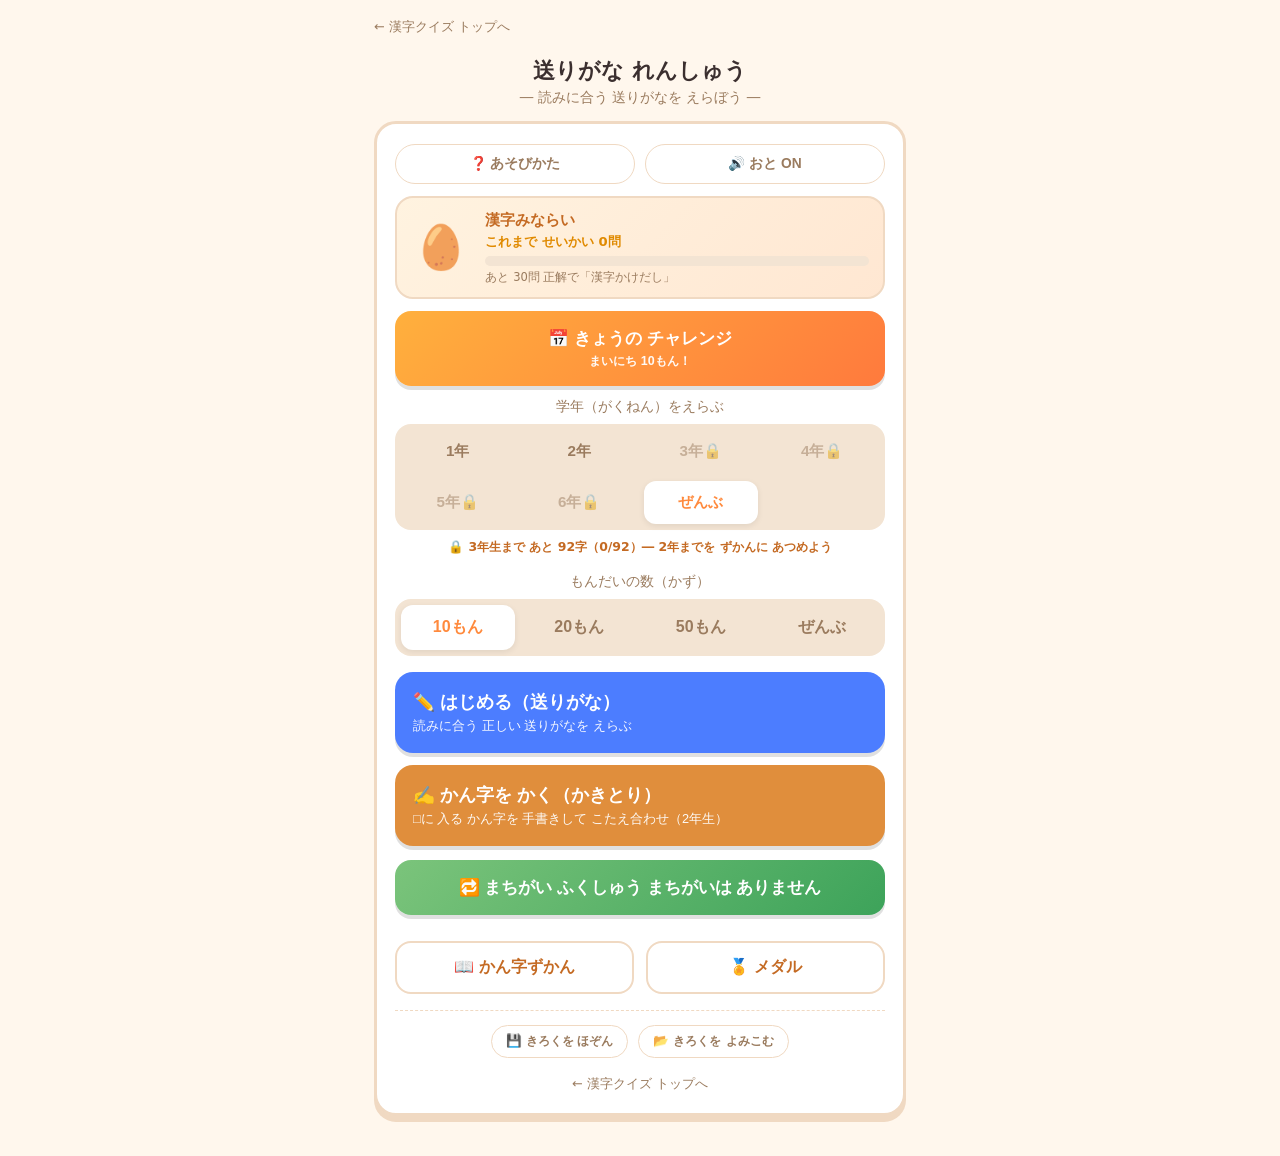
<file: okurigana/index.html>
<!DOCTYPE html>
<html lang="ja">
<head>
<meta charset="UTF-8">
<meta name="viewport" content="width=device-width, initial-scale=1.0, viewport-fit=cover">
<title>送りがな れんしゅう</title>
<meta name="description" content="漢字の送りがなを正しくつける練習。読みに合う送りがなをえらぶモードと、□に入る漢字を手書きして自己採点する書き取りモード（2年生）の自動生成クイズ。">
<meta name="theme-color" content="#ff8a3d">
<!-- 共有スタイル（クイズと同じ見た目） -->
<link rel="stylesheet" href="../shared/kanji-ui.css?v=202606272011">
<style>
  /* 送りがなアプリ固有の追加分だけ（共有部品で足りないもの） */
  #gsel{display:grid; grid-template-columns:repeat(4,1fr); gap:8px;}
  #gsel button{padding:11px 0; font-size:.95rem;}
  .choices.okuri{grid-template-columns:1fr 1fr;}
  .choices.okuri .choice{font-size:1.5rem;}
  .bigkanji.kaki{font-size:3.2rem;}
  .bigkanji.kaki .box{color:#e08e3c;}
  /* かきとり（手書き）モード */
  .kaki-line{display:flex; align-items:center; justify-content:center; gap:6px; margin:10px 0 4px;}
  #kakiCanvas{width:180px; height:180px; background:#fff; border:3px dashed #e08e3c; border-radius:14px; touch-action:none; cursor:crosshair;}
  .kaki-okuri{font-size:2.6rem; font-weight:800; color:#5a3e28;}
  .kaki-btns{display:flex; gap:10px; justify-content:center; margin:10px 0 4px;}
  .kaki-btns button{border:none; border-radius:12px; padding:12px 16px; font-size:1rem; font-weight:700; cursor:pointer; box-shadow:0 3px 0 rgba(0,0,0,.12);}
  #kakiClear{background:#f2e3d5; color:#7a5c40;}
  #kakiReveal{background:var(--accent2); color:#fff;}
  .kaki-btns button:active{transform:translateY(2px); box-shadow:0 1px 0 rgba(0,0,0,.12);}
  .selfgrade{display:flex; gap:10px; justify-content:center; margin-top:10px;}
  .selfgrade button{flex:1; border:none; border-radius:12px; padding:14px 0; font-size:1.05rem; font-weight:700; color:#fff; cursor:pointer; box-shadow:0 3px 0 rgba(0,0,0,.12);}
  #sgOk{background:#3da35a;} #sgNg{background:#e2574c;}
  .fb-alt{font-size:.85rem; color:#9a7b5e; margin-top:4px;}
  .reading-big{text-align:center; color:#c46a23; font-size:1.4rem; font-weight:700; margin:2px 0 16px;}
  .prompt{font-size:.95rem; color:#9a7b5e; text-align:center; margin-bottom:4px;}
  .start{margin-top:18px; width:100%; border:none; border-radius:16px; padding:16px;
         font-size:1.15rem; font-weight:700; color:#fff; background:var(--accent);
         cursor:pointer; box-shadow:0 4px 0 rgba(0,0,0,.12);}
  .start:active{transform:translateY(2px); box-shadow:0 2px 0 rgba(0,0,0,.12);}
  .help-list{font-size:.92rem; line-height:1.9; color:#5a4a3a; padding-left:1.2em; margin:6px 0;}
  .help-list b{color:var(--accent);}
</style>
</head>
<body>
<div class="wrap">
  <a class="toplink" href="../index.html">← 漢字クイズ トップへ</a>
  <h1>送りがな れんしゅう</h1>
  <div class="sub">― 読みに合う 送りがなを えらぼう ―</div>

  <!-- ホーム -->
  <div id="home" class="card">
    <div class="topRow">
      <button class="topBtn" id="openHelp" type="button">❓ あそびかた</button>
      <button class="topBtn" id="soundToggle" type="button">🔊 おと ON</button>
    </div>
    <div class="buddy" id="buddy">
      <div class="bi" id="buddyIcon">🥚</div>
      <div class="bb">
        <div class="bn" id="buddyName">漢字みならい</div>
        <div class="bc" id="buddyCoin">これまで せいかい 0問</div>
        <div class="bbar"><i id="buddyBar"></i></div>
        <div class="bnext" id="buddyNext"></div>
      </div>
    </div>
    <button class="dailyBtn" id="openDaily" type="button">📅 きょうの チャレンジ<span id="dailyInfo"></span></button>
    <div class="gradeSel">
      <div class="gradeLabel">学年（がくねん）をえらぶ</div>
      <div class="seg" id="gsel"></div>
      <div id="unlockHint" style="text-align:center;font-size:.78rem;font-weight:700;color:#c46a23;margin-top:8px;line-height:1.5;"></div>
    </div>
    <div class="gradeSel">
      <div class="gradeLabel">もんだいの数（かず）</div>
      <div class="seg" id="countSeg"><!-- 共通モジュール QuizCore.renderCountSeg で描画 --></div>
    </div>
    <div class="modes">
      <button class="mode-btn m2" id="startBtn">
        ✏️ はじめる（送りがな）
        <small>読みに合う 正しい 送りがなを えらぶ</small>
      </button>
      <button class="mode-btn m3" id="startKakiBtn">
        ✍️ かん字を かく（かきとり）
        <small>□に 入る かん字を 手書きして こたえ合わせ（2年生）</small>
      </button>
    </div>
    <button class="dailyBtn" id="openReview" type="button" style="background:linear-gradient(135deg,#7bc47b,#3da35a);margin-top:14px;">🔁 まちがい ふくしゅう<span id="reviewInfo"></span></button>
    <div class="collbar">
      <button id="openDex" type="button">📖 かん字ずかん</button>
      <button id="openMedals" type="button">🏅 メダル</button>
    </div>
    <div class="saveBar">
      <button id="exportSave" type="button">💾 きろくを ほぞん</button>
      <label class="impBtn" for="importFile">📂 きろくを よみこむ</label>
      <input id="importFile" type="file" accept="application/json,.json" hidden>
    </div>
    <a class="applink" href="../index.html">← 漢字クイズ トップへ</a>
  </div>

  <!-- あそびかた -->
  <div id="help" class="card" style="display:none;">
    <button class="backBtn" id="helpBack">← もどる</button>
    <h2 style="margin-top:4px;">あそびかた</h2>
    <ul class="help-list">
      <li>大きな かん字と <b>読み</b>が 出るよ。</li>
      <li>読みに合う <b>正しい 送りがな</b>を えらぼう。</li>
      <li>れい：「うつる」→ <b>移る</b>（×移つる ×移）</li>
      <li>「<b>かん字を かく</b>」は ぎゃくの もんだい。□に 入る かん字を <b>ゆびや マウスで 書いて</b>、こたえ合わせしよう。</li>
      <li>れい：「あかるい」＝ □るい → <b>明</b>と 書く。書けたら「こたえ合わせ」→ 自分で ⭕か❌を えらぶ（いまは <b>2年生</b>の かん字だけ）。</li>
      <li>つづけて 正かいすると <b>🔥コンボ</b>！</li>
      <li>ぜんぶ おわると <b>てんすう</b>と ⭐が 出るよ。</li>
      <li>まちがえたら、最後に「<b>まちがえた問題だけ もう一回</b>」で ふくしゅうできる。</li>
      <li><b>3年生いじょう</b>は はじめ ロック🔒。下の学年の かん字を <b>ずかん</b>に あつめると <b>かいきん</b>するよ！</li>
    </ul>
    <button class="again" id="helpStart" style="margin-top:8px;">とじる</button>
  </div>

  <!-- 出題 -->
  <div id="quiz" class="card" style="display:none;">
    <button class="navBtn" id="prev">← 前へ</button>
    <button class="homeBtn" id="quizHome">🏠 HOME</button>
    <div class="bar"><i id="prog"></i></div>
    <div class="meta"><span id="count"></span><span id="combo"></span><span id="score"></span></div>
    <span class="tag" id="tag"></span>
    <div class="prompt" id="prompt">この かん字の 送りがなは？</div>
    <div class="bigkanji" id="qkanji"></div>
    <div class="reading-big" id="qreading"></div>
    <div class="choices okuri" id="choices"></div>
    <div id="kakiArea" style="display:none;">
      <div class="kaki-line"><canvas id="kakiCanvas"></canvas><span class="kaki-okuri" id="kakiOkuri"></span></div>
      <div class="kaki-btns">
        <button id="kakiClear" type="button">🧽 かきなおす</button>
        <button id="kakiReveal" type="button">👀 こたえ合わせ</button>
      </div>
    </div>
    <div class="feedback" id="feedback">
      <div class="fb-head" id="fbHead"></div>
      <div class="fb-line" id="fbBody"></div>
      <div class="fb-kanji" id="fbKanji"></div>
      <div class="fb-alt" id="fbAlt"></div>
      <div class="selfgrade" id="selfgrade" style="display:none;">
        <button id="sgOk" type="button">⭕ かけた！</button>
        <button id="sgNg" type="button">❌ まちがえた</button>
      </div>
      <button class="next" id="next">つぎへ →</button>
    </div>
  </div>

  <!-- 結果 -->
  <div id="result" class="card result" style="display:none;">
    <div class="stars" id="stars"></div>
    <div class="score" id="finalScore"></div>
    <div class="comboBest" id="comboBest"></div>
    <div id="comment" style="margin-bottom:12px;"></div>
    <div class="earned" id="earned" style="display:none;"></div>
    <div class="review" id="review"></div>
    <button class="again retryWrong" id="retryWrong" style="display:none;">まちがえた問題だけ もう一回</button>
    <button class="again" id="retry">もう一回</button>
    <button class="again home" id="back">さいしょの画面</button>
  </div>

  <!-- 漢字ずかん（共有：onajiと同じ図鑑にたまる） -->
  <div id="dex" class="card" style="display:none;">
    <button class="backBtn" id="dexBack">← もどる</button>
    <div class="collHead"><h2>📖 かん字ずかん</h2><span class="cnt" id="dexCnt"></span></div>
    <div id="dexUnlock" style="font-size:.85rem;font-weight:700;color:#c46a23;margin-bottom:10px;"></div>
    <div style="font-size:.8rem;color:#9a7b5e;margin-bottom:10px;">どのクイズでも 正かいすると 図かんに ふえるよ。3かい 正かいで ★マスター！</div>
    <div class="dexGrid" id="dexGrid"></div>
  </div>

  <!-- メダル（共有） -->
  <div id="medals" class="card" style="display:none;">
    <button class="backBtn" id="medalsBack">← もどる</button>
    <div class="collHead"><h2>🏅 メダル</h2><span class="cnt" id="medalsCnt"></span></div>
    <div class="medalList" id="medalList"></div>
  </div>

</div>

<!-- 共有 漢字DB（唯一の正データ：KANJI / wordGrade / parseOkurigana） -->
<script src="../shared/kanji-db.js?v=202606272011"></script>
<!-- 共有 進捗エンジン（図鑑・称号・メダル＝全アプリ合算） -->
<script src="../shared/quiz-core.js?v=202606272011"></script>
<script>
const $ = id => document.getElementById(id);
const MAXGRADE = 6;

/* ===== 送りがな語の収集（共有DBの kun から自動生成） ===== */
function buildWords(){
  const list = [];
  for(const [k, info] of Object.entries(KANJI)){
    for(const kun of (info.kun||[])){
      const p = parseOkurigana(k, kun);          // {reading,stem,okuri,word}
      if(p.okuri && p.reading.length >= 2){
        list.push({ kanji:k, grade:info.g, reading:p.reading, okuri:p.okuri, word:p.word });
      }
    }
  }
  return list;
}
const ALL_WORDS = buildWords();

/* ===== 学年の解放（3〜6年）＝onajiと同じ「開放式」ロック =====
   1・2年は最初から開放。3年生いじょうは、下の学年までの「送りがなで集められる漢字」を
   ぜんぶ図鑑（store.kanji＝全アプリ共有）にあつめると かいきん。解放フラグも onaji と共有。 */
const OKURI_COLLECTABLE = [...new Set(ALL_WORDS.map(w => w.kanji))];   // この app で集められる字
const okuriCollectableUpTo = (g)=> OKURI_COLLECTABLE.filter(ch => KANJI[ch].g <= g);
function gradeUnlocked(g){
  if(g <= 2) return true;
  if(store['unlocked'+g]) return true;                 // どこかで一度かいきんずみ
  const lower = okuriCollectableUpTo(g-1);
  return lower.length > 0 && lower.every(ch => (store.kanji[ch]||0) >= 1);
}
function maxUnlockedGrade(){ let m=2; for(let g=3; g<=MAXGRADE; g++){ if(gradeUnlocked(g)) m=g; } return m; }
// 新たに解放した学年があれば その最上位を返す（無ければ 0）
function checkUnlock(){
  let now = 0;
  for(let g=3; g<=MAXGRADE; g++){
    if(!store['unlocked'+g] && gradeUnlocked(g)){ store['unlocked'+g] = true; now = g; }
  }
  if(now) QuizCore.save();
  return now;
}

// 1語から「送りがなの長さ違い」の選択肢を作る
function makeQuestion(w){
  const R = w.reading, K = w.kanji, correctLen = w.okuri.length;
  const cand = (len)=> K + R.slice(R.length - len);    // 末尾 len 文字を送りがなに
  const lens = [];
  const push = (l)=>{ if(l>=0 && l<R.length && !lens.includes(l)) lens.push(l); };
  push(correctLen);
  [correctLen-1, correctLen+1, correctLen+2, correctLen-2, 1, 0].forEach(push);
  const choices = shuffle(lens.slice(0, Math.min(4, lens.length)).map(cand));
  return { type:'okuri', src:w, kanji:K, reading:R, okuri:w.okuri, word:w.word, grade:w.grade, answer:w.word, choices };
}

/* ===== かきとりモード（□に入る漢字を手書き→自己採点）：いまは2年生のみ ===== */
const KAKI_POOL = ALL_WORDS.filter(w => w.grade === 2);
function makeKakiQuestion(w){
  // 同じ読み・同じ送りがなで成立する別解（例：あう＝会う/合う）は こたえ合わせで併記する
  const alts = [...new Set(ALL_WORDS.filter(x => x.reading===w.reading && x.okuri===w.okuri && x.kanji!==w.kanji).map(x => x.word))];
  return { type:'kaki', src:w, kanji:w.kanji, reading:w.reading, okuri:w.okuri, word:w.word, grade:w.grade, answer:w.kanji, alts };
}
function shuffle(a){ a=a.slice(); for(let i=a.length-1;i>0;i--){ const j=Math.floor(Math.random()*(i+1)); [a[i],a[j]]=[a[j],a[i]]; } return a; }

/* ===== 手書きキャンバス（かきとりモード） ===== */
const KAKI_SIZE = 180;
const kakiCanvas = document.getElementById('kakiCanvas');
const kakiCtx = kakiCanvas.getContext('2d');
function kakiResetCanvas(){
  const dpr = window.devicePixelRatio || 1;
  kakiCanvas.width = KAKI_SIZE*dpr; kakiCanvas.height = KAKI_SIZE*dpr;
  kakiCtx.setTransform(dpr,0,0,dpr,0,0);
  kakiCtx.clearRect(0,0,KAKI_SIZE,KAKI_SIZE);
  // ドリルのマスと同じ うすい十字ガイド
  kakiCtx.save();
  kakiCtx.strokeStyle='#f0ddc8'; kakiCtx.lineWidth=2; kakiCtx.setLineDash([6,6]);
  kakiCtx.beginPath();
  kakiCtx.moveTo(KAKI_SIZE/2,8); kakiCtx.lineTo(KAKI_SIZE/2,KAKI_SIZE-8);
  kakiCtx.moveTo(8,KAKI_SIZE/2); kakiCtx.lineTo(KAKI_SIZE-8,KAKI_SIZE/2);
  kakiCtx.stroke();
  kakiCtx.restore();
  kakiCtx.lineWidth=7; kakiCtx.lineCap='round'; kakiCtx.lineJoin='round'; kakiCtx.strokeStyle='#3a2a1a';
}
let kakiDrawing = false;
function kakiPos(e){ const r=kakiCanvas.getBoundingClientRect(); return [(e.clientX-r.left)*KAKI_SIZE/r.width, (e.clientY-r.top)*KAKI_SIZE/r.height]; }
kakiCanvas.addEventListener('pointerdown', e=>{
  e.preventDefault(); kakiDrawing = true;
  try{ kakiCanvas.setPointerCapture(e.pointerId); }catch(_){}
  const [x,y]=kakiPos(e); kakiCtx.beginPath(); kakiCtx.moveTo(x,y); kakiCtx.lineTo(x+0.1,y+0.1); kakiCtx.stroke();
});
kakiCanvas.addEventListener('pointermove', e=>{ if(!kakiDrawing) return; e.preventDefault(); const [x,y]=kakiPos(e); kakiCtx.lineTo(x,y); kakiCtx.stroke(); });
kakiCanvas.addEventListener('pointerup',    ()=>{ kakiDrawing=false; });
kakiCanvas.addEventListener('pointercancel',()=>{ kakiDrawing=false; });
// 日付シードの決定的シャッフル（同じ日は 全員・何回でも 同じ10問）
function todayIndex(){ const d=new Date(); return Math.floor((d.getTime() - d.getTimezoneOffset()*60000)/86400000); }
function mulberry32(a){ return function(){ a|=0; a=a+0x6D2B79F5|0; let t=Math.imul(a^a>>>15,1|a); t=t+Math.imul(t^t>>>7,61|t)^t; return ((t^t>>>14)>>>0)/4294967296; }; }
function seededShuffle(arr, seed){ const r=mulberry32(seed), a=arr.slice(); for(let i=a.length-1;i>0;i--){ const j=Math.floor(r()*(i+1)); [a[i],a[j]]=[a[j],a[i]]; } return a; }
// 重複のない語リスト（デイリーの母集団）
function uniqueWords(){ const seen=new Set(), out=[]; for(const w of ALL_WORDS){ if(!seen.has(w.word)){ seen.add(w.word); out.push(w); } } return out; }

/* ===== 状態 ===== */
let grade = 'all';        // 学年（'all'＝ぜんぶ）
let count = 10;           // 問題数（'all'＝ぜんぶ。初期値は10もん）
let deck = [], answers = [], idx = 0;
let combo = 0, sessionMaxCombo = 0;
let wrongItems = [];
let isDaily = false;

// 共有 store に 送りがな用の領域（復習リスト・デイリー連続日数）を用意（他アプリのフィールドは保持）
const store = QuizCore.store;
store.okuriWrong = store.okuriWrong || {};                               // { 語: true } まちがえた送りがな問題
store.kakiWrong = store.kakiWrong || {};                                 // { 語: true } まちがえた かきとり問題
store.okuriDaily = store.okuriDaily || { streak:0, bestStreak:0, lastDay:null };
for(let g=3; g<=MAXGRADE; g++){ if(store['unlocked'+g] === undefined) store['unlocked'+g] = false; }  // 学年解放フラグ（onaji共有）

/* ===== 音（Web Audio：ファイル不要・オフラインでも鳴る） ===== */
let soundOn = (localStorage.getItem('okuriganaSoundOff') !== '1');
let audioCtx = null;
function getCtx(){
  if(!audioCtx){ try{ audioCtx = new (window.AudioContext||window.webkitAudioContext)(); }catch(e){ audioCtx=null; } }
  if(audioCtx && audioCtx.state==='suspended'){ try{ audioCtx.resume(); }catch(e){} }
  return audioCtx;
}
function tone(freq, startAt, dur, type='sine', vol=0.2){
  const ctx = getCtx(); if(!ctx) return;
  const t0 = ctx.currentTime + startAt;
  const osc = ctx.createOscillator(), g = ctx.createGain();
  osc.type=type; osc.frequency.value=freq;
  g.gain.setValueAtTime(0.0001, t0);
  g.gain.linearRampToValueAtTime(vol, t0+0.012);
  g.gain.exponentialRampToValueAtTime(0.0001, t0+dur);
  osc.connect(g).connect(ctx.destination);
  osc.start(t0); osc.stop(t0+dur+0.03);
}
function playSound(name){
  if(!soundOn) return; const ctx=getCtx(); if(!ctx) return;
  if(name==='correct'){
    tone(1318,0,0.55,'sine',0.26); tone(2637,0,0.30,'sine',0.08);
    tone(1047,0.18,0.70,'sine',0.26); tone(2093,0.18,0.35,'sine',0.08);
  } else if(name==='wrong'){
    tone(233,0,0.20,'sawtooth',0.11); tone(220,0,0.20,'sawtooth',0.11);
    tone(220,0.26,0.55,'sawtooth',0.11); tone(207,0.26,0.55,'sawtooth',0.11);
  }
}
function refreshSoundBtn(){ $('soundToggle').textContent = soundOn ? '🔊 おと ON' : '🔇 おと OFF'; }

/* ===== 画面きりかえ ===== */
function showOnly(id){ for(const s of ['home','help','quiz','result','dex','medals']) $(s).style.display = (s===id)?'block':'none'; }

/* ===== 育成系（共有 QuizCore：図鑑・称号・メダル＝onajiと同じ進捗にたまる） ===== */
function refreshBuddy(){
  QuizCore.renderBuddy({ icon:$('buddyIcon'), name:$('buddyName'), coin:$('buddyCoin'), bar:$('buddyBar'), next:$('buddyNext') });
}
function refreshHome(){
  refreshBuddy();
  // デイリーの状態
  const dy = store.okuriDaily, ti = todayIndex();
  let info = '';
  if((dy.streak||0)>0 && (dy.lastDay===ti || dy.lastDay===ti-1)) info += `🔥${dy.streak}日れんぞく　`;
  info += (dy.lastDay===ti) ? 'きょうは クリア✓' : 'まいにち 10もん！';
  $('dailyInfo').textContent = ' ' + info;
  // 復習ののこり
  const rc = reviewItems().length;
  $('reviewInfo').textContent = rc ? ` のこり ${rc}問` : ' まちがいは ありません';
  renderGradeSel();   // 図鑑が増えたら ロック表示・かいきん案内を最新化
}
function goHome(){ refreshHome(); showOnly('home'); }
function openDex(){
  $('dexCnt').textContent = QuizCore.dexHead();
  const du = $('dexUnlock');
  if(du){
    if(gradeUnlocked(3)){ du.textContent = '🔓 3年生 かいきん中！'; }
    else { const rem = okuriCollectableUpTo(2).filter(ch => !((store.kanji[ch]||0) >= 1)).length; du.textContent = `あと ${rem}字（1・2年）で 3年生 かいきん！`; }
  }
  $('dexGrid').innerHTML = QuizCore.dexGridHTML(); showOnly('dex');
}
function openMedals(){ $('medalsCnt').textContent = QuizCore.medalsHead(); $('medalList').innerHTML = QuizCore.medalsGridHTML(); showOnly('medals'); }

/* ===== ホーム：学年セレクタ ===== */
function renderGradeSel(){
  const seg = $('gsel'); seg.innerHTML = '';
  const items = [];
  for(let g=1; g<=MAXGRADE; g++) items.push([g, g+'年']);
  items.push(['all','ぜんぶ']);
  for(const [val,label] of items){
    const isGrade = (val !== 'all');
    const locked = isGrade && !gradeUnlocked(val);
    const b = document.createElement('button');
    b.textContent = locked ? (val+'年🔒') : label;
    if(locked) b.classList.add('locked');
    if((val==='all'?'all':val) === grade) b.classList.add('active');
    b.onclick = ()=>{
      if(locked){
        const lower = okuriCollectableUpTo(val-1);
        const rem = lower.filter(ch => !((store.kanji[ch]||0) >= 1)).length;
        alert(`「${val}年生」は ロック中。\n${val-1}年までの かん字を ずかんに あと ${rem}字 あつめると かいきん！`);
        return;
      }
      grade = (val==='all')?'all':val; renderGradeSel();
    };
    seg.appendChild(b);
  }
  renderUnlockHint();
}
function renderUnlockHint(){
  const hint = $('unlockHint'); if(!hint) return;
  let next = 0;
  for(let g=3; g<=MAXGRADE; g++){ if(!gradeUnlocked(g)){ next = g; break; } }
  if(!next){ hint.textContent = '✅ ぜんぶの 学年が あそべるよ！'; return; }
  const lower = okuriCollectableUpTo(next-1);
  const total = lower.length, have = lower.filter(ch => (store.kanji[ch]||0) >= 1).length;
  hint.textContent = `🔒 ${next}年生まで あと ${total-have}字（${have}/${total}）― ${next-1}年までを ずかんに あつめよう`;
}
// 問題数セレクタ（共通モジュール QuizCore.renderCountSeg）
QuizCore.renderCountSeg($('countSeg'), '10', v => { count = (v==='all') ? 'all' : +v; });

function wordsForGrade(){
  if(grade==='all'){ const mx = maxUnlockedGrade(); return ALL_WORDS.filter(w => w.grade <= mx); }  // 解放ぶんだけ
  return ALL_WORDS.filter(w => w.grade === grade);
}

/* ===== 出題ループ ===== */
let lastStarter = null;   // 「もう一回」で同じモードを再開するため
function pickWords(pool){
  // 同じ語の重複をへらして上限まで
  const seen = new Set(), picked = [];
  const limit = (count==='all') ? pool.length : count;
  for(const w of pool){ if(!seen.has(w.word)){ seen.add(w.word); picked.push(w); } if(picked.length>=limit) break; }
  return picked;
}
function start(){
  lastStarter = start;
  startWithDeck(pickWords(shuffle(wordsForGrade())).map(makeQuestion));
}
function startKaki(){
  lastStarter = startKaki;
  startWithDeck(pickWords(shuffle(KAKI_POOL)).map(makeKakiQuestion));   // 学年セレクタによらず2年生のみ
}
// きょうの チャレンジ（日付シードで全員同じ10問）
function startDaily(){
  const mx = maxUnlockedGrade();
  const pool = uniqueWords().filter(w => w.grade <= mx);   // 解放ぶんだけ
  const deckW = seededShuffle(pool, todayIndex()).slice(0, 10);
  startWithDeck(deckW.map(makeQuestion), true);
}
function updateDailyStreak(){
  const dy = store.okuriDaily, ti = todayIndex();
  if(dy.lastDay !== ti){
    dy.streak = (dy.lastDay === ti-1) ? (dy.streak||0)+1 : 1;
    dy.lastDay = ti;
    dy.bestStreak = Math.max(dy.bestStreak||0, dy.streak);
    QuizCore.save();
  }
}
// まちがい ふくしゅう（送りがな・かきとり 両モードぶん）
function reviewItems(){
  const items = [];
  for(const w of Object.keys(store.okuriWrong)){ const x = ALL_WORDS.find(v=>v.word===w); if(x) items.push({src:x, type:'okuri'}); }
  for(const w of Object.keys(store.kakiWrong)){ const x = ALL_WORDS.find(v=>v.word===w); if(x) items.push({src:x, type:'kaki'}); }
  return items;
}
const buildByType = (it)=> it.type==='kaki' ? makeKakiQuestion(it.src) : makeQuestion(it.src);
function startReview(){
  let pool = reviewItems();
  if(pool.length === 0){ alert('ふくしゅうする問題は ありません。\nまちがえた問題が ここに たまります。'); return; }
  pool = shuffle(pool); if(pool.length>20) pool = pool.slice(0,20);
  startWithDeck(pool.map(buildByType));
}
function startWithDeck(qs, daily){
  isDaily = !!daily;
  deck = qs; answers = new Array(deck.length); idx = 0;
  combo = 0; sessionMaxCombo = 0;
  showOnly('quiz'); renderQ();
}

function renderQ(){
  const q = deck[idx];
  $('prog').style.width = (idx/deck.length*100)+'%';
  $('count').textContent = `問題 ${idx+1} / ${deck.length}`;
  $('combo').textContent = combo>=2 ? `🔥 ${combo}` : '';
  $('score').textContent = `正かい ${scoreCount()}`;
  $('tag').textContent = q.grade+'年の かん字';
  const isKaki = q.type==='kaki';
  const ans = answers[idx];   // 既に答えていれば その状態を再現
  $('prompt').textContent = isKaki ? '□に 入る かん字を 書こう！' : 'この かん字の 送りがなは？';
  const qk = $('qkanji');
  qk.classList.toggle('kaki', isKaki);
  qk.style.display = (isKaki && !ans) ? 'none' : '';               // 書く前は □＝キャンバス
  if(isKaki){ qk.innerHTML = '<span class="box">'+q.kanji+'</span>'+q.okuri; }  // 答えたあとの見返り用
  else { qk.textContent = q.kanji; }
  $('qreading').textContent = '「'+q.reading+'」';
  $('prev').style.visibility = idx>0 ? 'visible' : 'hidden';

  const wrap = $('choices'); wrap.innerHTML = '';
  wrap.style.display = isKaki ? 'none' : '';
  $('kakiArea').style.display = (isKaki && !ans) ? 'block' : 'none';
  if(isKaki && !ans){ $('kakiOkuri').textContent = q.okuri; kakiResetCanvas(); }
  if(!isKaki){
    for(const c of q.choices){
      const b = document.createElement('button');
      b.className = 'choice'; b.textContent = c;
      if(ans){
        b.disabled = true;
        if(c === q.answer) b.classList.add('ok');
        else if(c === ans.picked) b.classList.add('ng');
      } else {
        b.onclick = ()=> choose(c, b);
      }
      wrap.appendChild(b);
    }
  }
  if(ans) showFeedback(ans.correct);
  else { $('feedback').classList.remove('show','good','bad'); $('selfgrade').style.display='none'; }
}

function choose(picked, btn){
  if(answers[idx]) return;
  const q = deck[idx];
  const ok = picked === q.answer;
  answers[idx] = { picked, correct: ok };
  const wrongStore = store.okuriWrong;   // 選択式＝送りがなモードのみ（かきとりは kakiGrade）
  if(ok){
    combo++; sessionMaxCombo = Math.max(sessionMaxCombo, combo);
    if(wrongStore[q.word]) delete wrongStore[q.word];                   // 復習で克服
    // 共有進捗へ：図鑑に漢字を記録＋累計正解＋最高コンボ（onajiと同じ store に合算）
    QuizCore.recordCorrect(q.word); QuizCore.bumpCorrect(); QuizCore.bumpApp('okurigana'); QuizCore.noteCombo(combo); QuizCore.save();
  } else {
    combo = 0;
    wrongStore[q.word] = true; QuizCore.save();                         // まちがいを 復習リストへ
  }
  document.querySelectorAll('#choices .choice').forEach(b=>{
    b.disabled = true;
    if(b.textContent === q.answer) b.classList.add('ok');
    else if(b===btn) b.classList.add('ng');
  });
  $('combo').textContent = combo>=2 ? `🔥 ${combo}` : '';
  $('score').textContent = `正かい ${scoreCount()}`;
  playSound(ok ? 'correct' : 'wrong');
  showFeedback(ok);
}

/* かきとり：こたえ合わせ（正解を見せて 自己採点にうつる） */
function kakiReveal(){
  const q = deck[idx];
  if(q.type!=='kaki' || answers[idx]) return;
  const fb = $('feedback');
  fb.classList.add('show'); fb.classList.remove('good','bad');
  $('fbHead').textContent = 'こたえは「'+q.word+'」';
  fbCommon(q);
  $('selfgrade').style.display = 'flex';
  $('next').style.display = 'none';
}
/* かきとり：自己採点（⭕/❌）。記録は選択式と同じ流れ */
function kakiGrade(ok){
  const q = deck[idx];
  if(answers[idx]) return;
  answers[idx] = { picked: ok?'⭕':'❌', correct: ok };
  if(ok){
    combo++; sessionMaxCombo = Math.max(sessionMaxCombo, combo);
    if(store.kakiWrong[q.word]) delete store.kakiWrong[q.word];
    QuizCore.recordCorrect(q.word); QuizCore.bumpCorrect(); QuizCore.bumpApp('okurigana'); QuizCore.noteCombo(combo); QuizCore.save();
  } else {
    combo = 0;
    store.kakiWrong[q.word] = true; QuizCore.save();
  }
  playSound(ok ? 'correct' : 'wrong');
  renderQ();   // 答えたあとの表示（正解の字＋フィードバック）に切りかえ
}

/* フィードバック共通部（読み・正解の語・字の情報・別解） */
function fbCommon(q){
  $('fbBody').innerHTML = '「'+q.reading+'」＝ <b>'+q.word+'</b>';
  const info = KANJI[q.kanji];
  const on = (info.on||[]).join('・'), kun = (info.kun||[]).join('・');
  $('fbKanji').innerHTML = `<b>${q.kanji}</b>（${info.s}画）` + [on?'音 '+on:'', kun?'訓 '+kun:''].filter(Boolean).join(' ／ ');
  $('fbAlt').textContent = (q.alts && q.alts.length) ? '※ '+q.alts.join('・')+' と書いても ⭕だよ' : '';
}
function showFeedback(ok){
  const q = deck[idx];
  const fb = $('feedback');
  fb.classList.add('show'); fb.classList.toggle('good', ok); fb.classList.toggle('bad', !ok);
  $('fbHead').textContent = ok ? '⭕ せいかい！' : '❌ おしい！　正かいは「'+q.word+'」';
  fbCommon(q);
  $('selfgrade').style.display = 'none';
  $('next').style.display = '';
  $('next').textContent = (idx >= deck.length-1) ? 'けっかを見る →' : 'つぎへ →';
}

const scoreCount = ()=> answers.filter(a => a && a.correct).length;

function next(){
  if(!answers[idx]) return;            // 答えてから
  if(idx >= deck.length-1) return showResult();
  idx++; renderQ();
}
function prev(){ if(idx>0){ idx--; renderQ(); } }

function showResult(){
  showOnly('result');
  $('prog').style.width = '100%';
  const total = deck.length, correct = scoreCount();
  $('finalScore').textContent = `${correct} / ${total} もん せいかい`;
  const rate = correct/total;
  const nStar = rate===1?3 : rate>=0.7?2 : rate>=0.4?1 : 0;
  $('stars').textContent = '⭐'.repeat(nStar) + '☆'.repeat(3-nStar);
  $('comment').textContent =
    rate===1 ? 'ぜんもん せいかい！すごい！' :
    rate>=0.7 ? 'よくできました！' :
    rate>=0.4 ? 'もう少し！もう一回やってみよう' :
    'だいじょうぶ、くりかえせば できるよ！';
  $('comboBest').textContent = sessionMaxCombo>=2 ? `さい高コンボ：🔥 ${sessionMaxCombo}れんぞく` : '';

  // 共有進捗の更新（プレイ回数・全問正解・最高コンボ）→ メダル・称号（onajiと合算）
  QuizCore.notePlay();
  if(rate===1) QuizCore.notePerfect();
  QuizCore.noteCombo(sessionMaxCombo);
  if(isDaily) updateDailyStreak();   // きょうの チャレンジ クリアで 連続日数
  const justUnlocked = checkUnlock();   // 図鑑がそろえば 学年かいきん（正解は choose() で記録ずみ）
  QuizCore.save();
  const tcAfter = QuizCore.store.totalCorrect||0, tcBefore = tcAfter - correct;
  const rankUp = QuizCore.rankStage(tcAfter) > QuizCore.rankStage(tcBefore);
  const newly = QuizCore.checkMedals();
  const em = $('earned');
  const newRank = QuizCore.STAGES[QuizCore.rankStage(tcAfter)];
  const evo = rankUp ? `✨ 称号アップ！ ${newRank.icon}「${newRank.title}」に なった！　` : '';
  const unlockMsg = justUnlocked ? `🎉 ${justUnlocked}年生が かいきん！　` : '';
  if(unlockMsg || evo || newly.length){
    em.style.display = 'block';
    em.innerHTML = unlockMsg + evo + (newly.length ? '🏅 あたらしいメダル：' + newly.map(m=>`${m.icon}${m.name}`).join('　') : '');
  } else { em.style.display = 'none'; }

  // まちがえた問題の振り返り
  const wrong = deck.filter((q,i)=> answers[i] && !answers[i].correct);
  wrongItems = wrong.map(q => ({src:q.src, type:q.type}));
  const rv = $('review');
  if(wrong.length){
    rv.style.display = 'block';
    rv.innerHTML = `<div class="rv-h">まちがえた問題（${wrong.length}）</div>` +
      wrong.map(q => `<div class="rv-i"><b>${q.type==='kaki' ? '□'+q.okuri : q.kanji}</b> ＝ <b>${q.word}</b>` +
        `<span style="color:#9a7b5e;font-size:.8rem">（${q.reading}）</span></div>`).join('');
    $('retryWrong').style.display = 'inline-block';
  } else {
    rv.style.display = 'none';
    $('retryWrong').style.display = 'none';
  }
}

/* ===== 初期化・イベント ===== */
$('startBtn').onclick = start;
$('startKakiBtn').onclick = startKaki;
$('kakiClear').onclick = kakiResetCanvas;
$('kakiReveal').onclick = kakiReveal;
$('sgOk').onclick = ()=> kakiGrade(true);
$('sgNg').onclick = ()=> kakiGrade(false);
$('next').onclick = next;
$('prev').onclick = prev;
$('quizHome').onclick = goHome;
$('retry').onclick = ()=> (lastStarter || start)();
$('retryWrong').onclick = ()=> startWithDeck(wrongItems.map(buildByType));
$('back').onclick = goHome;
$('openHelp').onclick = ()=> showOnly('help');
$('helpBack').onclick = goHome;
$('helpStart').onclick = goHome;
$('openDex').onclick = openDex;
$('openMedals').onclick = openMedals;
$('dexBack').onclick = goHome;
$('medalsBack').onclick = goHome;
$('openDaily').onclick = startDaily;
$('openReview').onclick = startReview;
$('exportSave').onclick = ()=> QuizCore.exportSave('かん字クイズ-きろく.json');
$('importFile').onchange = (e)=>{ const f = e.target.files[0]; if(f) QuizCore.importSave(f); e.target.value=''; };
$('soundToggle').onclick = ()=>{
  soundOn = !soundOn;
  localStorage.setItem('okuriganaSoundOff', soundOn ? '0' : '1');
  refreshSoundBtn();
  if(soundOn) playSound('correct');
};
renderGradeSel();
refreshSoundBtn();
refreshHome();
</script>
</body>
</html>
</file>
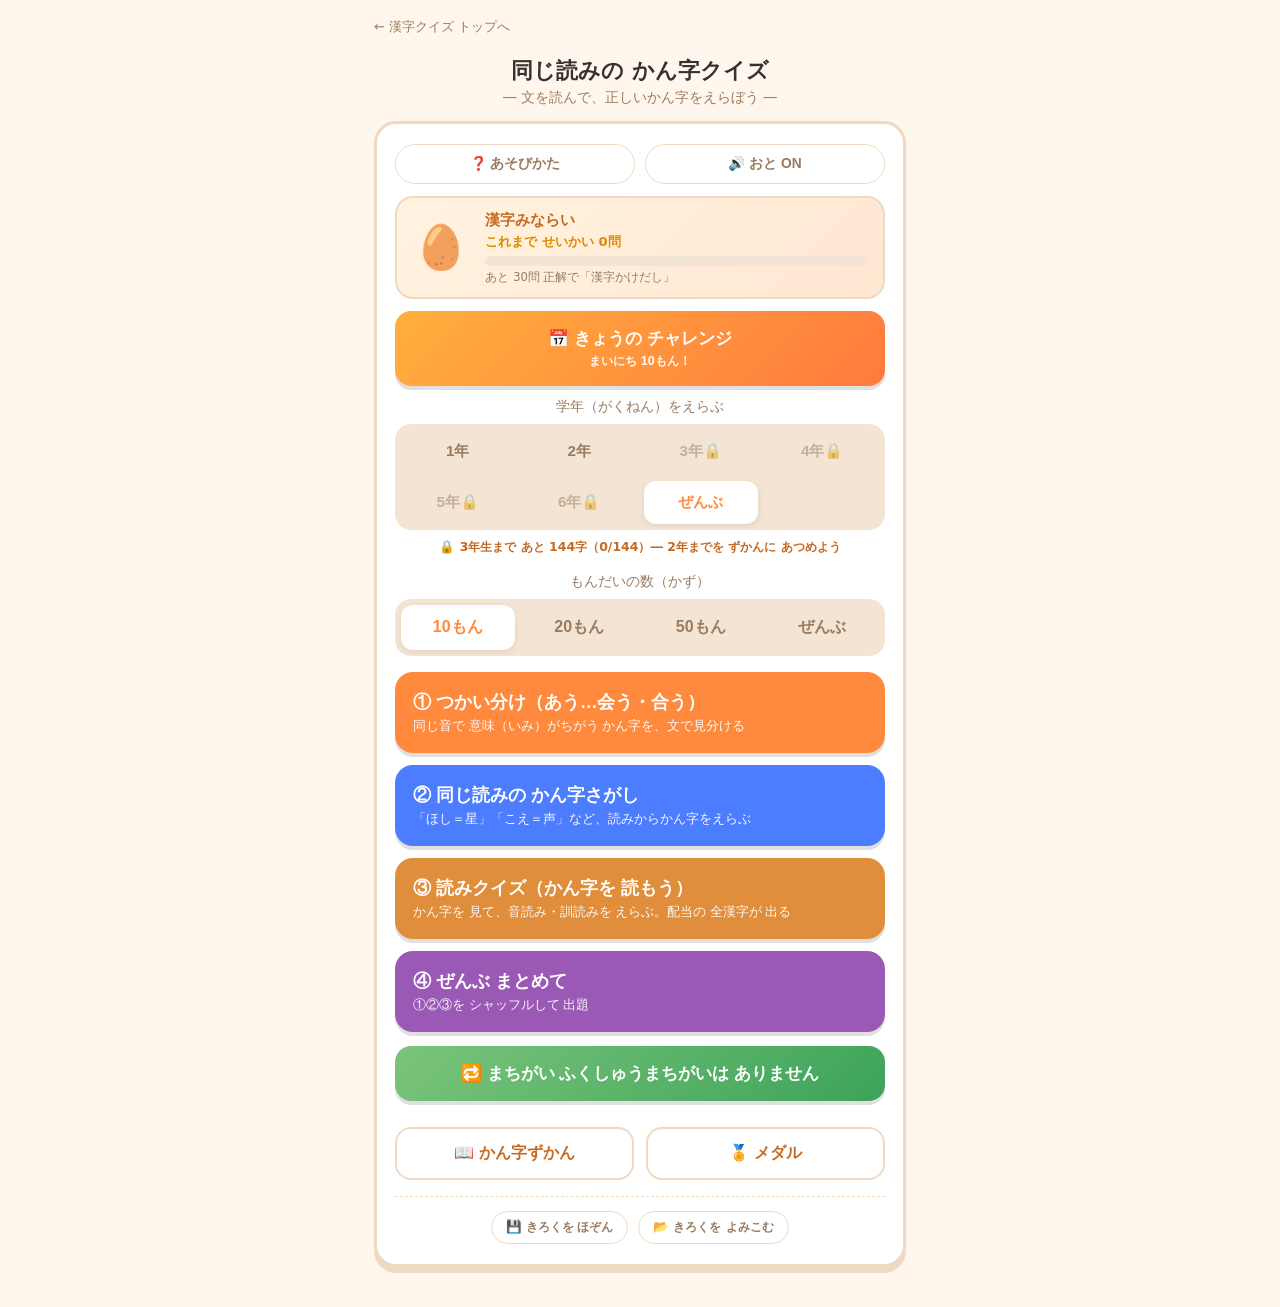
<file: onaji/index.html>
<!DOCTYPE html>
<html lang="ja">
<head>
<meta charset="UTF-8">
<meta name="viewport" content="width=device-width, initial-scale=1.0, viewport-fit=cover">
<title>同じ読みのかん字クイズ</title>
<meta name="description" content="小学1・2年生の漢字の同音異義語・同じ読みの漢字を、例文で意味を理解して使い分ける学習クイズ。">
<meta name="theme-color" content="#ff8a3d">
<link rel="stylesheet" href="../shared/kanji-ui.css?v=202606272011">
</head>
<body>
<div class="wrap">
  <a class="toplink" href="../index.html">← 漢字クイズ トップへ</a>
  <h1>同じ読みの かん字クイズ</h1>
  <div class="sub">― 文を読んで、正しいかん字をえらぼう ―</div>

  <!-- スタート画面 -->
  <div id="home" class="card">
    <div class="topRow">
      <button class="topBtn" id="openHelp" type="button">❓ あそびかた</button>
      <button class="topBtn" id="soundToggle" type="button">🔊 おと ON</button>
    </div>
    <div class="buddy" id="buddy">
      <div class="bi" id="buddyIcon">🥚</div>
      <div class="bb">
        <div class="bn" id="buddyName">漢字みならい</div>
        <div class="bc" id="buddyCoin">これまで せいかい 0問</div>
        <div class="bbar"><i id="buddyBar"></i></div>
        <div class="bnext" id="buddyNext"></div>
      </div>
    </div>
    <button class="dailyBtn" id="openDaily" type="button">📅 きょうの チャレンジ<span id="dailyInfo"></span></button>
    <div class="gradeSel">
      <div class="gradeLabel">学年（がくねん）をえらぶ</div>
      <div class="seg" id="seg">
        <button data-grade="1">1年</button>
        <button data-grade="2">2年</button>
        <button data-grade="3">3年🔒</button>
        <button data-grade="4">4年🔒</button>
        <button data-grade="5">5年🔒</button>
        <button data-grade="6">6年🔒</button>
        <button data-grade="all" class="active">ぜんぶ</button>
      </div>
      <div id="unlockHint" style="text-align:center;font-size:.78rem;font-weight:700;color:#c46a23;margin-top:8px;line-height:1.5;"></div>
    </div>
    <div class="gradeSel">
      <div class="gradeLabel">もんだいの数（かず）</div>
      <div class="seg" id="countSeg"><!-- 共通モジュール QuizCore.renderCountSeg で描画 --></div>
    </div>
    <div class="modes">
      <button class="mode-btn m1" data-mode="tsukai">
        ① つかい分け（あう…会う・合う）
        <small>同じ音で 意味（いみ）がちがう かん字を、文で見分ける</small>
      </button>
      <button class="mode-btn m2" data-mode="onaji">
        ② 同じ読みの かん字さがし
        <small>「ほし＝星」「こえ＝声」など、読みからかん字をえらぶ</small>
      </button>
      <button class="mode-btn m3" data-mode="yomi">
        ③ 読みクイズ（かん字を 読もう）
        <small>かん字を 見て、音読み・訓読みを えらぶ。配当の 全漢字が 出る</small>
      </button>
      <button class="mode-btn m4" data-mode="all">
        ④ ぜんぶ まとめて
        <small>①②③を シャッフルして 出題</small>
      </button>
    </div>
    <button class="dailyBtn" id="openReview" type="button" style="background:linear-gradient(135deg,#7bc47b,#3da35a);margin-top:14px;">🔁 まちがい ふくしゅう<span id="reviewInfo"></span></button>
    <div class="collbar">
      <button id="openDex" type="button">📖 かん字ずかん</button>
      <button id="openMedals" type="button">🏅 メダル</button>
    </div>
    <div class="saveBar">
      <button id="exportSave" type="button">💾 きろくを ほぞん</button>
      <label class="impBtn" for="importFile">📂 きろくを よみこむ</label>
      <input id="importFile" type="file" accept="application/json,.json" hidden>
    </div>
  </div>

  <!-- クイズ画面 -->
  <div id="quiz" class="card" style="display:none;">
    <button class="navBtn" id="prev">← 前へ</button>
    <button class="homeBtn" id="quizHome">🏠 HOME</button>
    <div class="bar"><i id="prog"></i></div>
    <div class="meta"><span id="count"></span><span id="combo"></span><span id="score"></span></div>
    <span class="tag" id="tag"></span>
    <div class="q" id="question"></div>
    <div class="read" id="readline"></div>
    <div class="choices" id="choices"></div>
    <div class="feedback" id="feedback">
      <div class="fb-head" id="fbHead"></div>
      <div class="fb-line" id="fbBody"></div>
      <button class="next" id="next">つぎへ →</button>
    </div>
  </div>

  <!-- 結果画面 -->
  <div id="result" class="card result" style="display:none;">
    <div class="stars" id="stars"></div>
    <div class="score" id="finalScore"></div>
    <div class="comboBest" id="comboBest"></div>
    <div id="comment" style="margin-bottom:12px;"></div>
    <div class="earned" id="earned"></div>
    <div class="review" id="review"></div>
    <button class="again retryWrong" id="retryWrong" style="display:none;">まちがえた問題だけ もう一回</button>
    <button class="again" id="retry">もう一回</button>
    <button class="again home" id="back">さいしょの画面</button>
  </div>

  <!-- 漢字ずかん画面 -->
  <div id="dex" class="card" style="display:none;">
    <button class="backBtn" id="dexBack">← もどる</button>
    <div class="collHead"><h2>📖 かん字ずかん</h2><span class="cnt" id="dexCnt"></span></div>
    <div style="font-size:.8rem;color:#9a7b5e;margin-bottom:6px;">正かいすると 図かんに ふえるよ。3かい 正かいで ★マスター！</div>
    <div id="dexUnlock" style="font-size:.85rem;font-weight:700;color:#c46a23;margin-bottom:10px;"></div>
    <div class="dexGrid" id="dexGrid"></div>
  </div>

  <!-- メダル画面 -->
  <div id="medals" class="card" style="display:none;">
    <button class="backBtn" id="medalsBack">← もどる</button>
    <div class="collHead"><h2>🏅 メダル</h2><span class="cnt" id="medalsCnt"></span></div>
    <div class="medalList" id="medalList"></div>
  </div>

  <!-- あそびかた画面 -->
  <div id="help" class="card help" style="display:none;">
    <button class="backBtn" id="helpBack">← もどる</button>
    <h2>❓ あそびかた</h2>

    <p class="big">文（ぶん）を よんで、□に 入る ただしい かん字を えらぶ ゲームだよ。</p>

    <h3>1. じゅんびを する</h3>
    <ul>
      <li><b>学年（がくねん）</b>… 1年〜6年・ぜんぶ から えらぶ。3年から上は、<b>前の学年を ずかんに ぜんぶ あつめると じゅんばんに ひらく</b>よ（4・5・6年は いま じゅんびちゅう）。</li>
      <li><b>もんだいの 数</b>… 10もん・20もん・ぜんぶ から えらぶ。</li>
    </ul>

    <h3>2. もんだいを はじめる</h3>
    <ul>
      <li><b>① つかい分け</b>… 「会う」と「合う」みたいに、同じ よみで いみが ちがう かん字を えらぶ。</li>
      <li><b>② 同じ読み</b>… 「ほし＝星」みたいに、よみに あう かん字を えらぶ。</li>
      <li><b>③ ぜんぶ まとめて</b>… ①と②を まぜて 出すよ。</li>
    </ul>

    <h3>3. こたえる</h3>
    <ol>
      <li>文の <b>よみ（ひらがな）</b>を 見て、ボタンで かん字を えらぶ。</li>
      <li>⭕か ❌が 出て、<b>正かいと いみ</b>が わかるよ。</li>
      <li><b>「つぎへ →」</b>で 次の もんだい。</li>
      <li>ぜんぶ おわると <b>てんすう</b>と ⭐が 出るよ。</li>
    </ol>
    <div class="tip">じょうの ボタン：<b>🏠 HOME</b>＝さいしょへ／<b>← 前へ</b>＝1つ もどる。</div>

    <h3>あつめて たのしもう</h3>
    <ul>
      <li><b>📖 かん字ずかん</b>… 正かいした かん字が カードに なって ふえる。3かい 正かいで <b>★マスター</b>！</li>
      <li><b>🔥 コンボ</b>… れんぞくで 正かいすると もりあがるよ。</li>
      <li><b>🏅 メダル</b>… いろいろ がんばると もらえる。ぜんぶで 100こ！</li>
      <li><b>🎖️ 称号（しょうごう）</b>… 正かいの 数が ふえると あいぼうが 🥚→🐣→…→👑→🌌と <b>そだって</b>、なまえも「漢字みならい→…→漢字達人→…→漢字うちゅういち」と かわるよ。「あと何問で つぎの 称号」も ホームに 出るよ。</li>
    </ul>

    <h3>もっと あそぶ</h3>
    <ul>
      <li><b>📅 きょうの チャレンジ</b>… まい日 10もん。れんぞくで あそぶと 日数が ふえるよ。</li>
      <li><b>🔁 まちがい ふくしゅう</b>… まちがえた もんだいだけ もう一回。正かいすると きえる。</li>
    </ul>
    <div class="tip">👨‍👩‍👧 おうちの 人へ：<b>💾 きろくを ほぞん</b>で バックアップ、<b>📂 よみこむ</b>で もどせます（べつの たんまつへ うつす ときに）。</div>

    <button class="again" id="helpStart" style="margin-top:16px;">わかった！ はじめる</button>
  </div>
</div>

<script src="../shared/kanji-db.js?v=202606272011"></script>
<!-- 共有 進捗エンジン（図鑑・称号・メダル＝全アプリ合算。okuriganaと同じ store/定義） -->
<script src="../shared/quiz-core.js?v=202606272011"></script>
<script>
/* 漢字マスタDB（KANJI）と wordGrade は shared/kanji-db.js に分離（全アプリ共通の唯一データ）。
   下の外部<script>で先に読み込まれる グローバル const KANJI / wordGrade をここから参照する。 */

/* ===========================================================
   問題データ
   - sentence: 文。@@ の所が空らん（えらんだかん字が入る）
   - read    : @@ の読み（ひらがな）
   - answer  : 正かいの言葉（かん字つき・送りがな込み）
   - choices : えらぶ言葉の配列（answer をふくむ）
   - meaning : { 言葉: いみ } 各えらびしの意味
   - tag     : 上に出る分るい名
   - type    : 'tsukai'（使い分け） / 'onaji'（同じ読み）
   ※ 追加したいときは この配列に足すだけ。
   =========================================================== */
const BANK = [
  // ── ① 使い分け　あう（会う / 合う）── 本物の同音異義 ──
  { type:'tsukai', tag:'つかい分け：あう',
    sentence:'えきで 友だちに @@。', read:'あう',
    answer:'会う', choices:['会う','合う'],
    meaning:{'会う':'人と かおを あわせる','合う':'ぴったりになる・正しくなる'} },
  { type:'tsukai', tag:'つかい分け：あう',
    sentence:'計算（けいさん）の 答えが @@。', read:'あう',
    answer:'合う', choices:['合う','会う'],
    meaning:{'合う':'正しい・ぴったり一(いっ)ちする','会う':'人と かおを あわせる'} },
  { type:'tsukai', tag:'つかい分け：あう',
    sentence:'この くつは 足に @@。', read:'あう',
    answer:'合う', choices:['合う','会う'],
    meaning:{'合う':'大きさが ぴったりになる','会う':'人と かおを あわせる'} },
  { type:'tsukai', tag:'つかい分け：あう',
    sentence:'日曜日に おじいちゃんに @@。', read:'あった',
    answer:'会った', choices:['会った','合った'],
    meaning:{'会った':'人と かおを あわせた','合った':'ぴったりになった・正しかった'} },
  { type:'tsukai', tag:'つかい分け：あう',
    sentence:'ともだちと 目が @@。', read:'あう',
    answer:'合う', choices:['合う','会う'],
    meaning:{'合う':'目と目が ぴったり 一(いっ)ちする','会う':'人と かおを あわせる'} },
  { type:'tsukai', tag:'つかい分け：あう',
    sentence:'赤と 青が きれいに @@。', read:'あう',
    answer:'合う', choices:['合う','会う'],
    meaning:{'合う':'色が よく つりあう・ぴったり','会う':'人と かおを あわせる'} },
  { type:'tsukai', tag:'つかい分け：あう',
    sentence:'妹と 話が よく @@。', read:'あう',
    answer:'合う', choices:['合う','会う'],
    meaning:{'合う':'気もちが ぴったり 合う','会う':'人と かおを あわせる'} },
  { type:'tsukai', tag:'つかい分け：あう',
    sentence:'来週も 学校で @@ ね。', read:'あおう',
    answer:'会おう', choices:['会おう','合おう'],
    meaning:{'会おう':'人と かおを あわせよう','合おう':'ぴったりに なろう（ふつう 使わない）'} },
  { type:'tsukai', tag:'つかい分け：あう',
    sentence:'びょういんで お母さんに @@。', read:'あう',
    answer:'会う', choices:['会う','合う'],
    meaning:{'会う':'人と かおを あわせる','合う':'ぴったりになる・正しい'} },

  // ── 使い分け：あける（明ける / 空ける）── 同じ「あける」 ──
  { type:'tsukai', tag:'つかい分け：あける',
    sentence:'ながい 夜が @@ ける。', read:'あ',
    answer:'明', choices:['明','空'],
    meaning:{'明':'明ける＝朝になる・おわる','空':'空ける＝すきまを 作る'} },
  { type:'tsukai', tag:'つかい分け：あける',
    sentence:'お正月、年が @@ けた。', read:'あ',
    answer:'明', choices:['明','空'],
    meaning:{'明':'明ける＝新しい年に なる','空':'空ける＝すきまを 作る'} },
  { type:'tsukai', tag:'つかい分け：あける',
    sentence:'うしろの 人に せきを @@ ける。', read:'あ',
    answer:'空', choices:['空','明'],
    meaning:{'空':'空ける＝すきまを 作る','明':'明ける＝朝になる・おわる'} },

  // ── 使い分け：まるい（丸い / 円い）── 同じ「まるい」 ──
  { type:'tsukai', tag:'つかい分け：まるい',
    sentence:'ボールは @@ い。', read:'まる',
    answer:'丸', choices:['丸','円'],
    meaning:{'丸':'丸い＝ボールのように 丸い（立体）','円':'円い＝円のように 平(たい)らに 丸い'} },
  { type:'tsukai', tag:'つかい分け：まるい',
    sentence:'@@ い テーブルを かこむ。', read:'まる',
    answer:'円', choices:['円','丸'],
    meaning:{'円':'円い＝円のように 平らに 丸い','丸':'丸い＝ボールのように 丸い（立体）'} },

  // ── 使い分け：あう（会う/合う）おかわり ──
  { type:'tsukai', tag:'つかい分け：あう',
    sentence:'ぼうしの 大きさが あたまに @@。', read:'あう',
    answer:'合う', choices:['合う','会う'],
    meaning:{'合う':'大きさが ぴったりになる','会う':'人と かおを あわせる'} },
  { type:'tsukai', tag:'つかい分け：あう',
    sentence:'兄とは すきな あそびが @@。', read:'あう',
    answer:'合う', choices:['合う','会う'],
    meaning:{'合う':'気もち・このみが ぴったり','会う':'人と かおを あわせる'} },
  { type:'tsukai', tag:'つかい分け：あう',
    sentence:'みんなで 力を @@ わせる。', read:'あわせる',
    answer:'合わせる', choices:['合わせる','会わせる'],
    meaning:{'合わせる':'ひとつに する','会わせる':'人どうしを 会わせる'} },
  { type:'tsukai', tag:'つかい分け：あう',
    sentence:'えきで いとこに @@。', read:'あう',
    answer:'会う', choices:['会う','合う'],
    meaning:{'会う':'人と かおを あわせる','合う':'ぴったりになる・正しい'} },
  { type:'tsukai', tag:'つかい分け：あう',
    sentence:'はじめて 校長先生に @@。', read:'あう',
    answer:'会う', choices:['会う','合う'],
    meaning:{'会う':'人と かおを あわせる','合う':'ぴったりになる・正しい'} },
  { type:'tsukai', tag:'つかい分け：あう',
    sentence:'とけいの 時こくが ぴったり @@。', read:'あう',
    answer:'合う', choices:['合う','会う'],
    meaning:{'合う':'ぴったり 一(いっ)ちする','会う':'人と かおを あわせる'} },
  { type:'tsukai', tag:'つかい分け：あう',
    sentence:'けいさんの こたえが @@ か しらべる。', read:'あう',
    answer:'合う', choices:['合う','会う'],
    meaning:{'合う':'数が 正しく そろう','会う':'人と かおを あわせる'} },
  { type:'tsukai', tag:'つかい分け：あう',
    sentence:'公園で ぐうぜん クラスの子に @@。', read:'あう',
    answer:'会う', choices:['会う','合う'],
    meaning:{'会う':'人と かおを あわせる','合う':'ぴったりになる・正しい'} },
  { type:'tsukai', tag:'つかい分け：あう',
    sentence:'この 色は ふくに よく @@。', read:'あう',
    answer:'合う', choices:['合う','会う'],
    meaning:{'合う':'よく つりあう・にあう','会う':'人と かおを あわせる'} },
  { type:'tsukai', tag:'つかい分け：あう',
    sentence:'あした 友だちと @@ やくそくを する。', read:'あう',
    answer:'会う', choices:['会う','合う'],
    meaning:{'会う':'人と かおを あわせる','合う':'ぴったりになる・正しい'} },

  // ── 使い分け：あける（明ける/空ける）おかわり ──
  { type:'tsukai', tag:'つかい分け：あける',
    sentence:'ながい 夏休みが @@ ける。', read:'あ',
    answer:'明', choices:['明','空'],
    meaning:{'明':'明ける＝(きかんが)おわる','空':'空ける＝すきまを 作る'} },
  { type:'tsukai', tag:'つかい分け：あける',
    sentence:'つゆが @@ けて 夏が 来る。', read:'あ',
    answer:'明', choices:['明','空'],
    meaning:{'明':'明ける＝(つゆが)おわる','空':'空ける＝すきまを 作る'} },
  { type:'tsukai', tag:'つかい分け：あける',
    sentence:'あさ、空が 白く @@ ける。', read:'あ',
    answer:'明', choices:['明','空'],
    meaning:{'明':'明ける＝あさに なる','空':'空ける＝すきまを 作る'} },
  { type:'tsukai', tag:'つかい分け：あける',
    sentence:'コップの 水を のみほして @@ ける。', read:'あ',
    answer:'空', choices:['空','明'],
    meaning:{'空':'空ける＝からに する','明':'明ける＝あさに なる'} },
  { type:'tsukai', tag:'つかい分け：あける',
    sentence:'本だなの 一だんを @@ ける。', read:'あ',
    answer:'空', choices:['空','明'],
    meaning:{'空':'空ける＝すきまを 作る','明':'明ける＝あさに なる'} },
  { type:'tsukai', tag:'つかい分け：あける',
    sentence:'前の 人との 間を 一歩 @@ ける。', read:'あ',
    answer:'空', choices:['空','明'],
    meaning:{'空':'空ける＝あいだを 作る','明':'明ける＝あさに なる'} },

  // ── 使い分け：まるい（丸い/円い）おかわり ──
  { type:'tsukai', tag:'つかい分け：まるい',
    sentence:'夜空の お月さまが @@ い。', read:'まる',
    answer:'丸', choices:['丸','円'],
    meaning:{'丸':'丸い＝ボールのように 丸い（立体）','円':'円い＝円のように 平らに 丸い'} },
  { type:'tsukai', tag:'つかい分け：まるい',
    sentence:'ふちの @@ い 大きな おぼん。', read:'まる',
    answer:'円', choices:['円','丸'],
    meaning:{'円':'円い＝円のように 平らに 丸い','丸':'丸い＝ボールのように 丸い（立体）'} },
  { type:'tsukai', tag:'つかい分け：まるい',
    sentence:'ねん土を @@ めて 玉を 作る。', read:'まる',
    answer:'丸', choices:['丸','円'],
    meaning:{'丸':'丸める＝ボールのように まるくする','円':'円い＝円のように 平らに 丸い'} },

  // ── ② 同じ読みのかん字さがし ──
  // せい（西・声・星・晴）
  { type:'onaji', tag:'同じ読み：せい',
    sentence:'夜空（よぞら）に @@ が 光る。', read:'ほし',
    answer:'星', choices:['星','声','晴','西'],
    meaning:{'星':'そらの ほし','声':'こえ','晴':'はれ','西':'にし'} },
  { type:'onaji', tag:'同じ読み：せい',
    sentence:'大きな @@ で 歌う。', read:'こえ',
    answer:'声', choices:['声','星','西','晴'],
    meaning:{'声':'こえ','星':'ほし','西':'にし','晴':'はれ'} },
  { type:'onaji', tag:'同じ読み：せい',
    sentence:'今日は よく @@ れた。', read:'はれ',
    answer:'晴', choices:['晴','星','声','西'],
    meaning:{'晴':'はれ（よい天気）','星':'ほし','声':'こえ','西':'にし'} },
  { type:'onaji', tag:'同じ読み：せい',
    sentence:'太ようは @@ に しずむ。', read:'にし',
    answer:'西', choices:['西','星','晴','声'],
    meaning:{'西':'にし','星':'ほし','晴':'はれ','声':'こえ'} },

  // とう（冬・刀・答・東）
  { type:'onaji', tag:'同じ読み：とう',
    sentence:'さむい @@ が 来た。', read:'ふゆ',
    answer:'冬', choices:['冬','刀','答','東'],
    meaning:{'冬':'ふゆ','刀':'かたな','答':'こたえ','東':'ひがし'} },
  { type:'onaji', tag:'同じ読み：とう',
    sentence:'先生の しつもんに @@ える。', read:'こたえ',
    answer:'答', choices:['答','冬','東','刀'],
    meaning:{'答':'こたえる','冬':'ふゆ','東':'ひがし','刀':'かたな'} },
  { type:'onaji', tag:'同じ読み：とう',
    sentence:'朝日は @@ から のぼる。', read:'ひがし',
    answer:'東', choices:['東','冬','答','刀'],
    meaning:{'東':'ひがし','冬':'ふゆ','答':'こたえ','刀':'かたな'} },

  // まい（米・妹・毎）
  { type:'onaji', tag:'同じ読み：まい',
    sentence:'ごはんは @@ から できる。', read:'こめ',
    answer:'米', choices:['米','妹','毎'],
    meaning:{'米':'こめ','妹':'いもうと','毎':'まい（毎日など）'} },
  { type:'onaji', tag:'同じ読み：まい',
    sentence:'ぼくの @@ は 五さいだ。', read:'いもうと',
    answer:'妹', choices:['妹','米','毎'],
    meaning:{'妹':'いもうと','米':'こめ','毎':'まい（毎日など）'} },

  // き（記・帰・汽）
  { type:'onaji', tag:'同じ読み：き',
    sentence:'夕方（ゆうがた）に 家へ @@ る。', read:'かえ',
    answer:'帰', choices:['帰','記','汽'],
    meaning:{'帰':'かえる','記':'しるす（書きとめる）','汽':'き（汽車の汽）'} },

  // ちょう（鳥・朝・長）
  { type:'onaji', tag:'同じ読み：ちょう',
    sentence:'木の上で @@ が ないている。', read:'とり',
    answer:'鳥', choices:['鳥','朝','長'],
    meaning:{'鳥':'とり','朝':'あさ','長':'ながい'} },
  { type:'onaji', tag:'同じ読み：ちょう',
    sentence:'まい @@、はやおきする。', read:'あさ',
    answer:'朝', choices:['朝','鳥','長'],
    meaning:{'朝':'あさ','鳥':'とり','長':'ながい'} },

  // ── 1年生のかん字 ──
  // か（火・花・下）
  { type:'onaji', tag:'同じ読み：か',
    sentence:'@@ で やかんの お湯を わかす。', read:'ひ',
    answer:'火', choices:['火','花','下'],
    meaning:{'火':'ひ','花':'はな','下':'した'} },
  { type:'onaji', tag:'同じ読み：か',
    sentence:'きれいな @@ が さく。', read:'はな',
    answer:'花', choices:['花','火','下'],
    meaning:{'花':'はな','火':'ひ','下':'した'} },
  { type:'onaji', tag:'同じ読み：か',
    sentence:'いすの @@ に ねこが いる。', read:'した',
    answer:'下', choices:['下','火','花'],
    meaning:{'下':'した','火':'ひ','花':'はな'} },

  // せい・しょう（正・青・生）
  { type:'onaji', tag:'同じ読み：せい',
    sentence:'@@ しい 答えを 書く。', read:'ただ',
    answer:'正', choices:['正','青','生'],
    meaning:{'正':'ただしい','青':'あお','生':'いきる・はえる'} },
  { type:'onaji', tag:'同じ読み：せい',
    sentence:'空が きれいに @@ い。', read:'あお',
    answer:'青', choices:['青','正','生'],
    meaning:{'青':'あお','正':'ただしい','生':'いきる・はえる'} },
  { type:'onaji', tag:'同じ読み：せい',
    sentence:'はるに 草が @@ える。', read:'は',
    answer:'生', choices:['生','青','正'],
    meaning:{'生':'はえる・いきる','青':'あお','正':'ただしい'} },

  // き（木・気）
  { type:'onaji', tag:'同じ読み：き',
    sentence:'にわの 大きな @@ に のぼる。', read:'き',
    answer:'木', choices:['木','気'],
    meaning:{'木':'き（しょくぶつ）','気':'き（空気・元気の気）'} },
  { type:'onaji', tag:'同じ読み：き',
    sentence:'ふうせんに @@ を 入れる。', read:'き',
    answer:'気', choices:['気','木'],
    meaning:{'気':'き（空気）','木':'き（しょくぶつ）'} },

  // さん（三・山）
  { type:'onaji', tag:'同じ読み：さん',
    sentence:'たかい @@ に のぼる。', read:'やま',
    answer:'山', choices:['山','三'],
    meaning:{'山':'やま','三':'さん（３）'} },
  { type:'onaji', tag:'同じ読み：さん',
    sentence:'ボールが @@ こ ある。', read:'みっ',
    answer:'三', choices:['三','山'],
    meaning:{'三':'みっつ（３）','山':'やま'} },

  // せん（川・千・先・線・船）
  { type:'onaji', tag:'同じ読み：せん',
    sentence:'@@ で 水あそびを する。', read:'かわ',
    answer:'川', choices:['川','千','先'],
    meaning:{'川':'かわ','千':'せん（１０００）','先':'さき・先生の先'} },
  { type:'onaji', tag:'同じ読み：せん',
    sentence:'@@ せいの 話を 聞く。', read:'せん',
    answer:'先', choices:['先','川','千'],
    meaning:{'先':'さき（先生）','川':'かわ','千':'せん（１０００）'} },
  { type:'onaji', tag:'同じ読み：せん',
    sentence:'ノートに まっすぐな @@ を ひく。', read:'せん',
    answer:'線', choices:['線','川','船'],
    meaning:{'線':'せん（まっすぐな線）','川':'かわ','船':'ふね'} },
  { type:'onaji', tag:'同じ読み：せん',
    sentence:'うみに 大きな @@ が うかぶ。', read:'ふね',
    answer:'船', choices:['船','川','線'],
    meaning:{'船':'ふね','川':'かわ','線':'せん'} },

  // し（四・糸・子）
  { type:'onaji', tag:'同じ読み：し',
    sentence:'はこが @@ つ ある。', read:'よっ',
    answer:'四', choices:['四','糸','子'],
    meaning:{'四':'よっつ（４）','糸':'いと','子':'こ（子ども）'} },
  { type:'onaji', tag:'同じ読み：し',
    sentence:'@@ で ぬのを ぬう。', read:'いと',
    answer:'糸', choices:['糸','四','子'],
    meaning:{'糸':'いと','四':'よっつ（４）','子':'こ（子ども）'} },

  // こう（口・行・高・光・考）
  { type:'onaji', tag:'同じ読み：こう',
    sentence:'大きく @@ を あけて わらう。', read:'くち',
    answer:'口', choices:['口','高','光'],
    meaning:{'口':'くち','高':'たかい','光':'ひかる'} },
  { type:'onaji', tag:'同じ読み：こう',
    sentence:'みんなで 学校へ @@ く。', read:'い',
    answer:'行', choices:['行','口','考'],
    meaning:{'行':'いく・おこなう','口':'くち','考':'かんがえる'} },
  { type:'onaji', tag:'同じ読み：こう',
    sentence:'とても @@ い ビルだ。', read:'たか',
    answer:'高', choices:['高','口','光'],
    meaning:{'高':'たかい','口':'くち','光':'ひかる'} },
  { type:'onaji', tag:'同じ読み：こう',
    sentence:'星が きらきら @@ る。', read:'ひか',
    answer:'光', choices:['光','高','考'],
    meaning:{'光':'ひかる','高':'たかい','考':'かんがえる'} },
  { type:'onaji', tag:'同じ読み：こう',
    sentence:'よく @@ えてから 答える。', read:'かんが',
    answer:'考', choices:['考','行','口'],
    meaning:{'考':'かんがえる','行':'いく','口':'くち'} },

  // かい（海・回・貝）
  { type:'onaji', tag:'同じ読み：かい',
    sentence:'夏は @@ で およぐ。', read:'うみ',
    answer:'海', choices:['海','回','貝'],
    meaning:{'海':'うみ','回':'まわる','貝':'かい（貝がら）'} },
  { type:'onaji', tag:'同じ読み：かい',
    sentence:'コマが くるくる @@ る。', read:'まわ',
    answer:'回', choices:['回','海','貝'],
    meaning:{'回':'まわる','海':'うみ','貝':'かい（貝がら）'} },
  { type:'onaji', tag:'同じ読み：かい',
    sentence:'すなはまで @@ を ひろう。', read:'かい',
    answer:'貝', choices:['貝','海','回'],
    meaning:{'貝':'かい（貝がら）','海':'うみ','回':'まわる'} },

  // しょう（小・少）
  { type:'onaji', tag:'同じ読み：しょう',
    sentence:'とても @@ さな 虫だ。', read:'ちい',
    answer:'小', choices:['小','少'],
    meaning:{'小':'ちいさい','少':'すくない'} },
  { type:'onaji', tag:'同じ読み：しょう',
    sentence:'コップの 水が @@ ない。', read:'すく',
    answer:'少', choices:['少','小'],
    meaning:{'少':'すくない','小':'ちいさい'} },

  // じ（字・耳・時）
  { type:'onaji', tag:'同じ読み：じ',
    sentence:'ノートに @@ を 書く。', read:'じ',
    answer:'字', choices:['字','耳','時'],
    meaning:{'字':'じ（もじ）','耳':'みみ','時':'とき'} },
  { type:'onaji', tag:'同じ読み：じ',
    sentence:'@@ で 音を 聞く。', read:'みみ',
    answer:'耳', choices:['耳','字','時'],
    meaning:{'耳':'みみ','字':'じ（もじ）','時':'とき'} },
  { type:'onaji', tag:'同じ読み：じ',
    sentence:'楽しい @@ を すごす。', read:'とき',
    answer:'時', choices:['時','字','耳'],
    meaning:{'時':'とき','字':'じ（もじ）','耳':'みみ'} },

  // か（夏・家・歌）※「火・花・下」と同じ読みのなかま
  { type:'onaji', tag:'同じ読み：か',
    sentence:'あつい @@ が やってきた。', read:'なつ',
    answer:'夏', choices:['夏','家','歌'],
    meaning:{'夏':'なつ','家':'いえ','歌':'うた'} },
  { type:'onaji', tag:'同じ読み：か',
    sentence:'学校から @@ に 帰る。', read:'いえ',
    answer:'家', choices:['家','夏','歌'],
    meaning:{'家':'いえ','夏':'なつ','歌':'うた'} },
  { type:'onaji', tag:'同じ読み：か',
    sentence:'大きな こえで @@ を うたう。', read:'うた',
    answer:'歌', choices:['歌','家','夏'],
    meaning:{'歌':'うた','家':'いえ','夏':'なつ'} },

  // ぶん（文・分・聞）
  { type:'onaji', tag:'同じ読み：ぶん',
    sentence:'みじかい @@ を 書く。', read:'ぶん',
    answer:'文', choices:['文','分','聞'],
    meaning:{'文':'ぶん（文しょう）','分':'わける','聞':'きく'} },
  { type:'onaji', tag:'同じ読み：ぶん',
    sentence:'リンゴを 二つに @@ ける。', read:'わ',
    answer:'分', choices:['分','文','聞'],
    meaning:{'分':'わける','文':'ぶん（文しょう）','聞':'きく'} },
  { type:'onaji', tag:'同じ読み：ぶん',
    sentence:'先生の 話を よく @@ く。', read:'き',
    answer:'聞', choices:['聞','文','分'],
    meaning:{'聞':'きく','文':'ぶん（文しょう）','分':'わける'} },

  // や（矢・野・夜）
  { type:'onaji', tag:'同じ読み：や',
    sentence:'弓で @@ を とばす。', read:'や',
    answer:'矢', choices:['矢','野','夜'],
    meaning:{'矢':'や（弓矢）','野':'の（野原）','夜':'よる'} },
  { type:'onaji', tag:'同じ読み：や',
    sentence:'広い @@ はらで あそぶ。', read:'の',
    answer:'野', choices:['野','矢','夜'],
    meaning:{'野':'の（野原）','矢':'や（弓矢）','夜':'よる'} },
  { type:'onaji', tag:'同じ読み：や',
    sentence:'@@ に なると 星が 出る。', read:'よる',
    answer:'夜', choices:['夜','矢','野'],
    meaning:{'夜':'よる','矢':'や（弓矢）','野':'の（野原）'} },

  // ばい（売・買）
  { type:'onaji', tag:'同じ読み：ばい',
    sentence:'店で パンを @@ る。', read:'う',
    answer:'売', choices:['売','買'],
    meaning:{'売':'うる（お店がうる）','買':'かう（お金をはらう）'} },
  { type:'onaji', tag:'同じ読み：ばい',
    sentence:'お金を はらって パンを @@ う。', read:'か',
    answer:'買', choices:['買','売'],
    meaning:{'買':'かう（お金をはらう）','売':'うる（お店がうる）'} },

  // り（里・理）
  { type:'onaji', tag:'同じ読み：り',
    sentence:'@@ 科の じかんが すきだ。', read:'り',
    answer:'理', choices:['理','里'],
    meaning:{'理':'り（理科の理）','里':'さと'} },
  { type:'onaji', tag:'同じ読み：り',
    sentence:'山の おくの @@ に すむ。', read:'さと',
    answer:'里', choices:['里','理'],
    meaning:{'里':'さと','理':'り（理科の理）'} },

  // どう（同・道・読）
  { type:'onaji', tag:'同じ読み：どう',
    sentence:'ふたつの 形は @@ じだ。', read:'おな',
    answer:'同', choices:['同','道','読'],
    meaning:{'同':'おなじ','道':'みち','読':'よむ'} },
  { type:'onaji', tag:'同じ読み：どう',
    sentence:'学校までの @@ を あるく。', read:'みち',
    answer:'道', choices:['道','同','読'],
    meaning:{'道':'みち','同':'おなじ','読':'よむ'} },
  { type:'onaji', tag:'同じ読み：どう',
    sentence:'おもしろい 本を @@ む。', read:'よ',
    answer:'読', choices:['読','同','道'],
    meaning:{'読':'よむ','同':'おなじ','道':'みち'} },

  // てん（天・点・店）
  { type:'onaji', tag:'同じ読み：てん',
    sentence:'@@ 気（てんき）が いい。', read:'てん',
    answer:'天', choices:['天','点','店'],
    meaning:{'天':'てん（天気の天）','点':'てん（数の点）','店':'みせ'} },
  { type:'onaji', tag:'同じ読み：てん',
    sentence:'テストで 百 @@ を とる。', read:'てん',
    answer:'点', choices:['点','天','店'],
    meaning:{'点':'てん（数の点）','天':'てん（天気の天）','店':'みせ'} },
  { type:'onaji', tag:'同じ読み：てん',
    sentence:'パンの @@ で 買う。', read:'みせ',
    answer:'店', choices:['店','天','点'],
    meaning:{'店':'みせ','天':'てん（天気の天）','点':'てん（数の点）'} },

  // ち（地・池・知）
  { type:'onaji', tag:'同じ読み：ち',
    sentence:'@@ めんに 立つ。', read:'じ',
    answer:'地', choices:['地','池','知'],
    meaning:{'地':'ち（地めんの地）','池':'いけ','知':'しる'} },
  { type:'onaji', tag:'同じ読み：ち',
    sentence:'@@ に さかなが いる。', read:'いけ',
    answer:'池', choices:['池','地','知'],
    meaning:{'池':'いけ','地':'ち（地めんの地）','知':'しる'} },
  { type:'onaji', tag:'同じ読み：ち',
    sentence:'答えを よく @@ る。', read:'し',
    answer:'知', choices:['知','地','池'],
    meaning:{'知':'しる','地':'ち（地めんの地）','池':'いけ'} },

  // たい・だい（大・台・体・太）
  { type:'onaji', tag:'同じ読み：たい・だい',
    sentence:'@@ きな 声で 話す。', read:'おお',
    answer:'大', choices:['大','台','太'],
    meaning:{'大':'おおきい','台':'だい（台の上）','太':'ふとい'} },
  { type:'onaji', tag:'同じ読み：たい・だい',
    sentence:'@@ の 上に お皿を のせる。', read:'だい',
    answer:'台', choices:['台','体','太'],
    meaning:{'台':'だい（台の上）','体':'からだ','太':'ふとい'} },
  { type:'onaji', tag:'同じ読み：たい・だい',
    sentence:'@@ を うごかして あそぶ。', read:'からだ',
    answer:'体', choices:['体','台','太'],
    meaning:{'体':'からだ','台':'だい（台の上）','太':'ふとい'} },
  { type:'onaji', tag:'同じ読み：たい・だい',
    sentence:'@@ い うでを している。', read:'ふと',
    answer:'太', choices:['太','大','台'],
    meaning:{'太':'ふとい','大':'おおきい','台':'だい（台の上）'} },

  // ご（五・午・後・語）
  { type:'onaji', tag:'同じ読み：ご',
    sentence:'ボールが @@ つ ある。', read:'いつ',
    answer:'五', choices:['五','後','語'],
    meaning:{'五':'いつつ（５）','後':'あと・うしろ','語':'ご（国語の語）'} },
  { type:'onaji', tag:'同じ読み：ご',
    sentence:'@@ ぜんちゅうに しゅくだいを する。', read:'ご',
    answer:'午', choices:['午','五','語'],
    meaning:{'午':'ご（午ぜんの午）','五':'いつつ（５）','語':'ご（国語の語）'} },
  { type:'onaji', tag:'同じ読み：ご',
    sentence:'ごはんの @@ で あそぶ。', read:'あと',
    answer:'後', choices:['後','五','午'],
    meaning:{'後':'あと・うしろ','五':'いつつ（５）','午':'ご（午ぜんの午）'} },
  { type:'onaji', tag:'同じ読み：ご',
    sentence:'国 @@ の じかんが すきだ。', read:'ご',
    answer:'語', choices:['語','五','午'],
    meaning:{'語':'ご（国語の語）','五':'いつつ（５）','午':'ご（午ぜんの午）'} },

  // う（右・雨・羽）
  { type:'onaji', tag:'同じ読み：う',
    sentence:'@@ の 手を あげる。', read:'みぎ',
    answer:'右', choices:['右','雨','羽'],
    meaning:{'右':'みぎ','雨':'あめ','羽':'はね'} },
  { type:'onaji', tag:'同じ読み：う',
    sentence:'つめたい @@ が ふる。', read:'あめ',
    answer:'雨', choices:['雨','右','羽'],
    meaning:{'雨':'あめ','右':'みぎ','羽':'はね'} },
  { type:'onaji', tag:'同じ読み：う',
    sentence:'鳥の @@ は やわらかい。', read:'はね',
    answer:'羽', choices:['羽','右','雨'],
    meaning:{'羽':'はね','右':'みぎ','雨':'あめ'} },

  // げん（元・言・原）
  { type:'onaji', tag:'同じ読み：げん',
    sentence:'@@ 気いっぱい あそぶ。', read:'げん',
    answer:'元', choices:['元','言','原'],
    meaning:{'元':'げん（元気の元）','言':'いう','原':'はら（原っぱ）'} },
  { type:'onaji', tag:'同じ読み：げん',
    sentence:'やさしく お礼を @@ う。', read:'い',
    answer:'言', choices:['言','元','原'],
    meaning:{'言':'いう','元':'げん（元気の元）','原':'はら（原っぱ）'} },
  { type:'onaji', tag:'同じ読み：げん',
    sentence:'広い @@ っぱで かける。', read:'はら',
    answer:'原', choices:['原','元','言'],
    meaning:{'原':'はら（原っぱ）','元':'げん（元気の元）','言':'いう'} },

  // きょう（強・教・兄・京）
  { type:'onaji', tag:'同じ読み：きょう',
    sentence:'とても @@ い 力もちだ。', read:'つよ',
    answer:'強', choices:['強','教','兄'],
    meaning:{'強':'つよい','教':'おしえる','兄':'あに'} },
  { type:'onaji', tag:'同じ読み：きょう',
    sentence:'妹に 字を @@ える。', read:'おし',
    answer:'教', choices:['教','強','兄'],
    meaning:{'教':'おしえる','強':'つよい','兄':'あに'} },
  { type:'onaji', tag:'同じ読み：きょう',
    sentence:'ぼくの @@ は 中学生だ。', read:'あに',
    answer:'兄', choices:['兄','強','教'],
    meaning:{'兄':'あに','強':'つよい','教':'おしえる'} },
  { type:'onaji', tag:'同じ読み：きょう',
    sentence:'東 @@ へ しんかんせんで 行く。', read:'きょう',
    answer:'京', choices:['京','強','教'],
    meaning:{'京':'きょう（東京の京）','強':'つよい','教':'おしえる'} },

  // けい（形・計）
  { type:'onaji', tag:'同じ読み：けい',
    sentence:'まるい @@ の お皿。', read:'かたち',
    answer:'形', choices:['形','計'],
    meaning:{'形':'かたち','計':'はかる（計算の計）'} },
  { type:'onaji', tag:'同じ読み：けい',
    sentence:'時間を @@ る。', read:'はか',
    answer:'計', choices:['計','形'],
    meaning:{'計':'はかる（計算の計）','形':'かたち'} },

  // しゃ（車・社）
  { type:'onaji', tag:'同じ読み：しゃ',
    sentence:'赤い @@ に のる。', read:'くるま',
    answer:'車', choices:['車','社'],
    meaning:{'車':'くるま','社':'しゃ（会社の社）'} },
  { type:'onaji', tag:'同じ読み：しゃ',
    sentence:'父は 会 @@ で はたらく。', read:'しゃ',
    answer:'社', choices:['社','車'],
    meaning:{'社':'しゃ（会社の社）','車':'くるま'} },

  // しん（心・新・親・森）
  { type:'onaji', tag:'同じ読み：しん',
    sentence:'やさしい @@ を もつ。', read:'こころ',
    answer:'心', choices:['心','新','親'],
    meaning:{'心':'こころ','新':'あたらしい','親':'おや'} },
  { type:'onaji', tag:'同じ読み：しん',
    sentence:'@@ しい くつを はく。', read:'あたら',
    answer:'新', choices:['新','心','親'],
    meaning:{'新':'あたらしい','心':'こころ','親':'おや'} },
  { type:'onaji', tag:'同じ読み：しん',
    sentence:'@@ と 公園へ 行く。', read:'おや',
    answer:'親', choices:['親','心','新'],
    meaning:{'親':'おや','心':'こころ','新':'あたらしい'} },
  { type:'onaji', tag:'同じ読み：しん',
    sentence:'ふかい @@ に 入る。', read:'もり',
    answer:'森', choices:['森','心','親'],
    meaning:{'森':'もり','心':'こころ','親':'おや'} },

  // でん（電・田）
  { type:'onaji', tag:'同じ読み：でん',
    sentence:'@@ 車に のって 出かける。', read:'でん',
    answer:'電', choices:['電','田'],
    meaning:{'電':'でん（電車の電）','田':'た（田んぼ）'} },
  { type:'onaji', tag:'同じ読み：でん',
    sentence:'お米を @@ んぼで そだてる。', read:'た',
    answer:'田', choices:['田','電'],
    meaning:{'田':'た（田んぼ）','電':'でん（電車の電）'} },

  // がん（岩・顔・丸）
  { type:'onaji', tag:'同じ読み：がん',
    sentence:'大きな @@ に のぼる。', read:'いわ',
    answer:'岩', choices:['岩','顔','丸'],
    meaning:{'岩':'いわ','顔':'かお','丸':'まるい'} },
  { type:'onaji', tag:'同じ読み：がん',
    sentence:'わらった @@ で 話す。', read:'かお',
    answer:'顔', choices:['顔','岩','丸'],
    meaning:{'顔':'かお','岩':'いわ','丸':'まるい'} },
  { type:'onaji', tag:'同じ読み：がん',
    sentence:'@@ い ボールで あそぶ。', read:'まる',
    answer:'丸', choices:['丸','岩','顔'],
    meaning:{'丸':'まるい','岩':'いわ','顔':'かお'} },

  // こく（国・黒・谷）
  { type:'onaji', tag:'同じ読み：こく',
    sentence:'とおい @@ へ 行く。', read:'くに',
    answer:'国', choices:['国','黒','谷'],
    meaning:{'国':'くに','黒':'くろい','谷':'たに'} },
  { type:'onaji', tag:'同じ読み：こく',
    sentence:'@@ い ねこが いる。', read:'くろ',
    answer:'黒', choices:['黒','国','谷'],
    meaning:{'黒':'くろい','国':'くに','谷':'たに'} },
  { type:'onaji', tag:'同じ読み：こく',
    sentence:'山と 山の あいだの @@。', read:'たに',
    answer:'谷', choices:['谷','国','黒'],
    meaning:{'谷':'たに','国':'くに','黒':'くろい'} },

  // しゅう（秋・週）
  { type:'onaji', tag:'同じ読み：しゅう',
    sentence:'@@ に なって すずしい。', read:'あき',
    answer:'秋', choices:['秋','週'],
    meaning:{'秋':'あき','週':'しゅう（来週の週）'} },
  { type:'onaji', tag:'同じ読み：しゅう',
    sentence:'来 @@ も いっしょに あそぼう。', read:'しゅう',
    answer:'週', choices:['週','秋'],
    meaning:{'週':'しゅう（来週の週）','秋':'あき'} },

  // しょく（食・色）
  { type:'onaji', tag:'同じ読み：しょく',
    sentence:'ごはんを @@ べる。', read:'た',
    answer:'食', choices:['食','色'],
    meaning:{'食':'たべる','色':'いろ'} },
  { type:'onaji', tag:'同じ読み：しょく',
    sentence:'赤い @@ の クレヨン。', read:'いろ',
    answer:'色', choices:['色','食'],
    meaning:{'色':'いろ','食':'たべる'} },

  // と（戸・土・図）
  { type:'onaji', tag:'同じ読み：と',
    sentence:'いえの @@ を しめる。', read:'と',
    answer:'戸', choices:['戸','図','土'],
    meaning:{'戸':'と（とびら）','図':'ず（地図の図）','土':'つち'} },
  { type:'onaji', tag:'同じ読み：と',
    sentence:'にわの @@ を ほる。', read:'つち',
    answer:'土', choices:['土','戸','図'],
    meaning:{'土':'つち','戸':'と（とびら）','図':'ず（地図の図）'} },
  { type:'onaji', tag:'同じ読み：と',
    sentence:'地 @@ を 見ながら あるく。', read:'ず',
    answer:'図', choices:['図','戸','土'],
    meaning:{'図':'ず（地図の図）','戸':'と（とびら）','土':'つち'} },

  // そう（草・早）
  { type:'onaji', tag:'同じ読み：そう',
    sentence:'みどりの @@ が はえる。', read:'くさ',
    answer:'草', choices:['草','早'],
    meaning:{'草':'くさ','早':'はやい'} },
  { type:'onaji', tag:'同じ読み：そう',
    sentence:'朝 @@ く おきる。', read:'はや',
    answer:'早', choices:['早','草'],
    meaning:{'早':'はやい','草':'くさ'} },

  // しょう（小・上・正）※1年生のなかま
  { type:'onaji', tag:'同じ読み：しょう',
    sentence:'つくえの @@ に のせる。', read:'うえ',
    answer:'上', choices:['上','小','正'],
    meaning:{'上':'うえ','小':'ちいさい','正':'ただしい'} },
  { type:'onaji', tag:'同じ読み：しょう',
    sentence:'とても @@ さな 花だ。', read:'ちい',
    answer:'小', choices:['小','上','正'],
    meaning:{'小':'ちいさい','上':'うえ','正':'ただしい'} },

  // ── 別の例文（同じ読みグループのおかわり）──
  // こう
  { type:'onaji', tag:'同じ読み：こう',
    sentence:'あめが やんで にじが @@ る。', read:'ひか',
    answer:'光', choices:['光','高','口'],
    meaning:{'光':'ひかる','高':'たかい','口':'くち'} },
  { type:'onaji', tag:'同じ読み：こう',
    sentence:'@@ で あめを なめる。', read:'くち',
    answer:'口', choices:['口','行','考'],
    meaning:{'口':'くち','行':'いく','考':'かんがえる'} },
  // かい
  { type:'onaji', tag:'同じ読み：かい',
    sentence:'ふねで 青い @@ を わたる。', read:'うみ',
    answer:'海', choices:['海','回','貝'],
    meaning:{'海':'うみ','回':'まわる','貝':'かい（貝がら）'} },
  { type:'onaji', tag:'同じ読み：かい',
    sentence:'同じ ところを ぐるぐる @@ る。', read:'まわ',
    answer:'回', choices:['回','海','貝'],
    meaning:{'回':'まわる','海':'うみ','貝':'かい（貝がら）'} },
  // せい
  { type:'onaji', tag:'同じ読み：せい',
    sentence:'げん気な @@ で あいさつする。', read:'こえ',
    answer:'声', choices:['声','星','晴'],
    meaning:{'声':'こえ','星':'ほし','晴':'はれ'} },
  { type:'onaji', tag:'同じ読み：せい',
    sentence:'青空が ひろがり よく @@ れた。', read:'はれ',
    answer:'晴', choices:['晴','星','声'],
    meaning:{'晴':'はれ','星':'ほし','声':'こえ'} },
  { type:'onaji', tag:'同じ読み：せい',
    sentence:'夜空いっぱいの @@ を 見上げる。', read:'ほし',
    answer:'星', choices:['星','晴','声'],
    meaning:{'星':'ほし','晴':'はれ','声':'こえ'} },
  // とう
  { type:'onaji', tag:'同じ読み：とう',
    sentence:'@@ に なると ゆきが ふる。', read:'ふゆ',
    answer:'冬', choices:['冬','答','東'],
    meaning:{'冬':'ふゆ','答':'こたえ','東':'ひがし'} },
  { type:'onaji', tag:'同じ読み：とう',
    sentence:'手を あげて 大きな声で @@ える。', read:'こた',
    answer:'答', choices:['答','冬','東'],
    meaning:{'答':'こたえる','冬':'ふゆ','東':'ひがし'} },
  // か
  { type:'onaji', tag:'同じ読み：か',
    sentence:'キャンプで @@ を おこす。', read:'ひ',
    answer:'火', choices:['火','花','夏'],
    meaning:{'火':'ひ','花':'はな','夏':'なつ'} },
  { type:'onaji', tag:'同じ読み：か',
    sentence:'広い 野原で @@ を つむ。', read:'はな',
    answer:'花', choices:['花','家','歌'],
    meaning:{'花':'はな','家':'いえ','歌':'うた'} },
  // しん
  { type:'onaji', tag:'同じ読み：しん',
    sentence:'@@ しい 本を 読む。', read:'あたら',
    answer:'新', choices:['新','心','森'],
    meaning:{'新':'あたらしい','心':'こころ','森':'もり'} },
  { type:'onaji', tag:'同じ読み：しん',
    sentence:'@@ を こめて おりがみを 作る。', read:'こころ',
    answer:'心', choices:['心','親','新'],
    meaning:{'心':'こころ','親':'おや','新':'あたらしい'} },
  // たい・だい
  { type:'onaji', tag:'同じ読み：たい・だい',
    sentence:'まいにち 走って @@ を きたえる。', read:'からだ',
    answer:'体', choices:['体','大','太'],
    meaning:{'体':'からだ','大':'おおきい','太':'ふとい'} },
  { type:'onaji', tag:'同じ読み：たい・だい',
    sentence:'@@ きな 木が そびえる。', read:'おお',
    answer:'大', choices:['大','台','太'],
    meaning:{'大':'おおきい','台':'だい（台の上）','太':'ふとい'} },
  // ち
  { type:'onaji', tag:'同じ読み：ち',
    sentence:'公園の @@ で かもが およぐ。', read:'いけ',
    answer:'池', choices:['池','地','知'],
    meaning:{'池':'いけ','地':'ち（地めんの地）','知':'しる'} },
  { type:'onaji', tag:'同じ読み：ち',
    sentence:'友だちの 名まえを @@ る。', read:'し',
    answer:'知', choices:['知','池','地'],
    meaning:{'知':'しる','池':'いけ','地':'ち（地めんの地）'} },
  // がん
  { type:'onaji', tag:'同じ読み：がん',
    sentence:'うれしそうな @@ で わらう。', read:'かお',
    answer:'顔', choices:['顔','岩','丸'],
    meaning:{'顔':'かお','岩':'いわ','丸':'まるい'} },
  { type:'onaji', tag:'同じ読み：がん',
    sentence:'川の 中の 大きな @@。', read:'いわ',
    answer:'岩', choices:['岩','丸','顔'],
    meaning:{'岩':'いわ','丸':'まるい','顔':'かお'} },
  // こく
  { type:'onaji', tag:'同じ読み：こく',
    sentence:'@@ い ふくを きる。', read:'くろ',
    answer:'黒', choices:['黒','国','谷'],
    meaning:{'黒':'くろい','国':'くに','谷':'たに'} },
  // ご
  { type:'onaji', tag:'同じ読み：ご',
    sentence:'学校が おわった @@ で 公園へ 行く。', read:'あと',
    answer:'後', choices:['後','五','語'],
    meaning:{'後':'あと・うしろ','五':'いつつ（５）','語':'ご（国語の語）'} },
  // しょく
  { type:'onaji', tag:'同じ読み：しょく',
    sentence:'おひるごはんを みんなで @@ べる。', read:'た',
    answer:'食', choices:['食','色'],
    meaning:{'食':'たべる','色':'いろ'} },

  // ============================================================
  //  3年生（図鑑コンプリートで解放）
  // ============================================================
  // 使い分け：あける（開ける／空ける／明ける）
  { type:'tsukai', tag:'つかい分け：あける',
    sentence:'げんかんの ドアを @@ ける。', read:'あ',
    answer:'開', choices:['開','空','明'],
    meaning:{'開':'開ける＝とじている物を ひらく','空':'空ける＝すきまを 作る','明':'明ける＝朝に なる'} },
  { type:'tsukai', tag:'つかい分け：あける',
    sentence:'まどを @@ けて かぜを 入れる。', read:'あ',
    answer:'開', choices:['開','空','明'],
    meaning:{'開':'開ける＝とじている物を ひらく','空':'空ける＝すきまを 作る','明':'明ける＝朝に なる'} },
  { type:'tsukai', tag:'つかい分け：あける',
    sentence:'本だなを 一だん @@ けて すきまを 作る。', read:'あ',
    answer:'空', choices:['空','開','明'],
    meaning:{'空':'空ける＝すきまを 作る','開':'開ける＝とじている物を ひらく','明':'明ける＝朝に なる'} },

  // 使い分け：はやい（速い／早い）
  { type:'tsukai', tag:'つかい分け：はやい',
    sentence:'チーターは 走るのが とても @@ い。', read:'はや',
    answer:'速', choices:['速','早'],
    meaning:{'速':'速い＝スピードが はやい','早':'早い＝時こくが はやい'} },
  { type:'tsukai', tag:'つかい分け：はやい',
    sentence:'今朝は いつもより @@ く おきた。', read:'はや',
    answer:'早', choices:['早','速'],
    meaning:{'早':'早い＝時こくが はやい','速':'速い＝スピードが はやい'} },
  { type:'tsukai', tag:'つかい分け：はやい',
    sentence:'この 電車は @@ さが じまんだ。', read:'はや',
    answer:'速', choices:['速','早'],
    meaning:{'速':'速い＝スピードが はやい','早':'早い＝時こくが はやい'} },

  // 使い分け：かえる（帰る／返る）
  { type:'tsukai', tag:'つかい分け：かえる',
    sentence:'かりた 本を 友だちに @@ す。', read:'かえ',
    answer:'返', choices:['返','帰'],
    meaning:{'返':'返す＝ものを もとに もどす','帰':'帰る＝家などに もどる'} },
  { type:'tsukai', tag:'つかい分け：かえる',
    sentence:'ゆうがた、家に @@ る。', read:'かえ',
    answer:'帰', choices:['帰','返'],
    meaning:{'帰':'帰る＝家などに もどる','返':'返す＝ものを もとに もどす'} },
  { type:'tsukai', tag:'つかい分け：かえる',
    sentence:'おつりが 手もとに @@ る。', read:'かえ',
    answer:'返', choices:['返','帰'],
    meaning:{'返':'返る＝ものが もとに もどる','帰':'帰る＝家などに もどる'} },

  // 使い分け：のぼる（登る／上る）
  { type:'tsukai', tag:'つかい分け：のぼる',
    sentence:'たかい 山に @@ る。', read:'のぼ',
    answer:'登', choices:['登','上'],
    meaning:{'登':'登る＝高い所・山などに のぼる','上':'上る＝上の ほうへ あがる'} },
  { type:'tsukai', tag:'つかい分け：のぼる',
    sentence:'けむりが まっすぐ 空へ @@ る。', read:'のぼ',
    answer:'上', choices:['上','登'],
    meaning:{'上':'上る＝上の ほうへ あがる','登':'登る＝高い所・山などに のぼる'} },

  // 使い分け：おう（追う／負う）
  { type:'tsukai', tag:'つかい分け：おう',
    sentence:'にげる ねこを @@ いかける。', read:'お',
    answer:'追', choices:['追','負'],
    meaning:{'追':'追う＝おいかける','負':'負う＝せおう・まける'} },
  { type:'tsukai', tag:'つかい分け：おう',
    sentence:'おもい にもつを せなかに @@ う。', read:'お',
    answer:'負', choices:['負','追'],
    meaning:{'負':'負う＝せおう','追':'追う＝おいかける'} },

  // 同じ読み：ちゅう（注・柱・中）
  { type:'onaji', tag:'同じ読み：ちゅう',
    sentence:'コップに ジュースを @@ ぐ。', read:'そそ',
    answer:'注', choices:['注','柱','中'],
    meaning:{'注':'そそぐ','柱':'はしら','中':'なか'} },
  { type:'onaji', tag:'同じ読み：ちゅう',
    sentence:'家の 太い @@ を 見上げる。', read:'はしら',
    answer:'柱', choices:['柱','注','中'],
    meaning:{'柱':'はしら','注':'そそぐ','中':'なか'} },

  // ── 3年生の「同じ読み」グループ ──
  // し（死・始・指・歯・使）
  { type:'onaji', tag:'同じ読み：し',
    sentence:'虫が うごかなく なって @@ ぬ。', read:'し',
    answer:'死', choices:['死','始','指'],
    meaning:{'死':'しぬ','始':'はじめる','指':'ゆび'} },
  { type:'onaji', tag:'同じ読み：し',
    sentence:'べんきょうを @@ める。', read:'はじ',
    answer:'始', choices:['始','使','死'],
    meaning:{'始':'はじめる','使':'つかう','死':'しぬ'} },
  { type:'onaji', tag:'同じ読み：し',
    sentence:'@@ で こくばんを さす。', read:'ゆび',
    answer:'指', choices:['指','歯','始'],
    meaning:{'指':'ゆび','歯':'は','始':'はじめる'} },
  { type:'onaji', tag:'同じ読み：し',
    sentence:'@@ を みがいて ねる。', read:'は',
    answer:'歯', choices:['歯','指','死'],
    meaning:{'歯':'は（口の歯）','指':'ゆび','死':'しぬ'} },
  { type:'onaji', tag:'同じ読み：し',
    sentence:'はさみを @@ って 紙を きる。', read:'つか',
    answer:'使', choices:['使','始','指'],
    meaning:{'使':'つかう','始':'はじめる','指':'ゆび'} },

  // とう（島・豆・湯・投）
  { type:'onaji', tag:'同じ読み：とう',
    sentence:'うみに うかぶ 小さな @@。', read:'しま',
    answer:'島', choices:['島','豆','湯'],
    meaning:{'島':'しま','豆':'まめ','湯':'ゆ'} },
  { type:'onaji', tag:'同じ読み：とう',
    sentence:'せつぶんに @@ を まく。', read:'まめ',
    answer:'豆', choices:['豆','島','投'],
    meaning:{'豆':'まめ','島':'しま','投':'なげる'} },
  { type:'onaji', tag:'同じ読み：とう',
    sentence:'あつい お @@ に 入る。', read:'ゆ',
    answer:'湯', choices:['湯','豆','島'],
    meaning:{'湯':'ゆ（おゆ）','豆':'まめ','島':'しま'} },
  { type:'onaji', tag:'同じ読み：とう',
    sentence:'ボールを とおくへ @@ げる。', read:'な',
    answer:'投', choices:['投','島','湯'],
    meaning:{'投':'なげる','島':'しま','湯':'ゆ'} },

  // ひ（皮・悲）
  { type:'onaji', tag:'同じ読み：ひ',
    sentence:'りんごの @@ を むく。', read:'かわ',
    answer:'皮', choices:['皮','悲'],
    meaning:{'皮':'かわ','悲':'かなしい'} },
  { type:'onaji', tag:'同じ読み：ひ',
    sentence:'とても @@ しくて なみだが 出る。', read:'かな',
    answer:'悲', choices:['悲','皮'],
    meaning:{'悲':'かなしい','皮':'かわ'} },

  // び（美・鼻）
  { type:'onaji', tag:'同じ読み：び',
    sentence:'とても @@ しい けしき。', read:'うつく',
    answer:'美', choices:['美','鼻'],
    meaning:{'美':'うつくしい','鼻':'かおの はな'} },

  // はな（鼻・花）
  { type:'onaji', tag:'同じ読み：はな',
    sentence:'@@ で においを かぐ。', read:'はな',
    answer:'鼻', choices:['鼻','花'],
    meaning:{'鼻':'かおの はな','花':'さく はな'} },

  // こう（港・向・幸）
  { type:'onaji', tag:'同じ読み：こう',
    sentence:'ふねが @@ に とまる。', read:'みなと',
    answer:'港', choices:['港','向','幸'],
    meaning:{'港':'みなと','向':'むく','幸':'しあわせ'} },
  { type:'onaji', tag:'同じ読み：こう',
    sentence:'前を まっすぐ @@ く。', read:'む',
    answer:'向', choices:['向','港','幸'],
    meaning:{'向':'むく','港':'みなと','幸':'しあわせ'} },
  { type:'onaji', tag:'同じ読み：こう',
    sentence:'みんな わらって @@ せな 一日。', read:'しあわ',
    answer:'幸', choices:['幸','港','向'],
    meaning:{'幸':'しあわせ','港':'みなと','向':'むく'} },

  // あん（安・暗）
  { type:'onaji', tag:'同じ読み：あん',
    sentence:'この くだものは ねだんが @@ い。', read:'やす',
    answer:'安', choices:['安','暗'],
    meaning:{'安':'やすい','暗':'くらい'} },
  { type:'onaji', tag:'同じ読み：あん',
    sentence:'へやが @@ くて 見えない。', read:'くら',
    answer:'暗', choices:['暗','安'],
    meaning:{'暗':'くらい','安':'やすい'} },

  // よう（羊・洋・葉）
  { type:'onaji', tag:'同じ読み：よう',
    sentence:'まきばに @@ が いる。', read:'ひつじ',
    answer:'羊', choices:['羊','洋','葉'],
    meaning:{'羊':'ひつじ','洋':'西洋の洋','葉':'はっぱ'} },
  { type:'onaji', tag:'同じ読み：よう',
    sentence:'木の @@ が 風で ゆれる。', read:'は',
    answer:'葉', choices:['葉','羊','洋'],
    meaning:{'葉':'はっぱ','羊':'ひつじ','洋':'西洋の洋'} },

  // やく（薬・役）
  { type:'onaji', tag:'同じ読み：やく',
    sentence:'ねつが 出たので @@ を のむ。', read:'くすり',
    answer:'薬', choices:['薬','役','矢'],
    meaning:{'薬':'くすり','役':'やくめ','矢':'や（弓矢）'} },

  // どう（動・道・同）
  { type:'onaji', tag:'同じ読み：どう',
    sentence:'うでを 大きく @@ かす。', read:'うご',
    answer:'動', choices:['動','道','同'],
    meaning:{'動':'うごく','道':'みち','同':'おなじ'} },

  // ちょう（調・帳・長）
  { type:'onaji', tag:'同じ読み：ちょう',
    sentence:'としょかんで 本を @@ べる。', read:'しら',
    answer:'調', choices:['調','帳','長'],
    meaning:{'調':'しらべる','帳':'ノートの帳','長':'ながい'} },

  // きょく（曲・局）
  { type:'onaji', tag:'同じ読み：きょく',
    sentence:'道が 右に @@ がる。', read:'ま',
    answer:'曲', choices:['曲','局'],
    meaning:{'曲':'まがる','局':'ゆうびん局の局'} },

  // たい（待・代・対）
  { type:'onaji', tag:'同じ読み：たい',
    sentence:'友だちを えきで @@ つ。', read:'ま',
    answer:'待', choices:['待','代','対'],
    meaning:{'待':'まつ','代':'かわり','対':'反対の対'} },

  // ── 3年生の「同じ読み」グループ（つづき）──
  // しん（深・進・身・神）
  { type:'onaji', tag:'同じ読み：しん',
    sentence:'とても @@ い うみ。', read:'ふか',
    answer:'深', choices:['深','進','神'],
    meaning:{'深':'ふかい','進':'すすむ','神':'かみさま'} },
  { type:'onaji', tag:'同じ読み：しん',
    sentence:'まっすぐ 前へ @@ む。', read:'すす',
    answer:'進', choices:['進','深','身'],
    meaning:{'進':'すすむ','深':'ふかい','身':'からだ・み'} },
  { type:'onaji', tag:'同じ読み：しん',
    sentence:'自分の @@ を まもる。', read:'み',
    answer:'身', choices:['身','神','深'],
    meaning:{'身':'からだ・み','神':'かみさま','深':'ふかい'} },
  { type:'onaji', tag:'同じ読み：しん',
    sentence:'@@ さまに おいのりする。', read:'かみ',
    answer:'神', choices:['神','深','進'],
    meaning:{'神':'かみさま','深':'ふかい','進':'すすむ'} },

  // しゅう（拾・終・習・集）
  { type:'onaji', tag:'同じ読み：しゅう',
    sentence:'おちた ごみを @@ う。', read:'ひろ',
    answer:'拾', choices:['拾','終','習'],
    meaning:{'拾':'ひろう','終':'おわる','習':'ならう'} },
  { type:'onaji', tag:'同じ読み：しゅう',
    sentence:'べんきょうが @@ わる。', read:'お',
    answer:'終', choices:['終','集','拾'],
    meaning:{'終':'おわる','集':'あつめる','拾':'ひろう'} },
  { type:'onaji', tag:'同じ読み：しゅう',
    sentence:'ピアノを @@ う。', read:'なら',
    answer:'習', choices:['習','拾','集'],
    meaning:{'習':'ならう','拾':'ひろう','集':'あつめる'} },
  { type:'onaji', tag:'同じ読み：しゅう',
    sentence:'切手を たくさん @@ める。', read:'あつ',
    answer:'集', choices:['集','終','習'],
    meaning:{'集':'あつめる','終':'おわる','習':'ならう'} },

  // しゅ（守・取・酒）
  { type:'onaji', tag:'同じ読み：しゅ',
    sentence:'やくそくを @@ る。', read:'まも',
    answer:'守', choices:['守','取','酒'],
    meaning:{'守':'まもる','取':'とる','酒':'さけ'} },
  { type:'onaji', tag:'同じ読み：しゅ',
    sentence:'たなの 本を 手に @@ る。', read:'と',
    answer:'取', choices:['取','守','酒'],
    meaning:{'取':'とる','守':'まもる','酒':'さけ'} },
  { type:'onaji', tag:'同じ読み：しゅ',
    sentence:'お @@ は おとなの のみもの。', read:'さけ',
    answer:'酒', choices:['酒','守','取'],
    meaning:{'酒':'さけ','守':'まもる','取':'とる'} },

  // じ（持・次・事）
  { type:'onaji', tag:'同じ読み：じ',
    sentence:'おもい かばんを @@ つ。', read:'も',
    answer:'持', choices:['持','次','事'],
    meaning:{'持':'もつ','次':'つぎ','事':'こと'} },
  { type:'onaji', tag:'同じ読み：じ',
    sentence:'@@ の 人、どうぞ。', read:'つぎ',
    answer:'次', choices:['次','持','事'],
    meaning:{'次':'つぎ','持':'もつ','事':'こと'} },
  { type:'onaji', tag:'同じ読み：じ',
    sentence:'大切な @@ を つたえる。', read:'こと',
    answer:'事', choices:['事','持','次'],
    meaning:{'事':'こと','持':'もつ','次':'つぎ'} },

  // じゅう（住・重）
  { type:'onaji', tag:'同じ読み：じゅう',
    sentence:'東京に @@ む。', read:'す',
    answer:'住', choices:['住','重'],
    meaning:{'住':'すむ','重':'おもい'} },
  { type:'onaji', tag:'同じ読み：じゅう',
    sentence:'@@ い にもつを はこぶ。', read:'おも',
    answer:'重', choices:['重','住'],
    meaning:{'重':'おもい','住':'すむ'} },

  // おん（温・音）
  { type:'onaji', tag:'同じ読み：おん',
    sentence:'@@ かい おちゃを のむ。', read:'あたた',
    answer:'温', choices:['温','音'],
    meaning:{'温':'あたたかい','音':'おと'} },
  { type:'onaji', tag:'同じ読み：おん',
    sentence:'きれいな @@ が きこえる。', read:'おと',
    answer:'音', choices:['音','温'],
    meaning:{'音':'おと','温':'あたたかい'} },

  // たん（炭・短）
  { type:'onaji', tag:'同じ読み：たん',
    sentence:'@@ で 火を おこす。', read:'すみ',
    answer:'炭', choices:['炭','短'],
    meaning:{'炭':'すみ','短':'みじかい'} },
  { type:'onaji', tag:'同じ読み：たん',
    sentence:'@@ い えんぴつ。', read:'みじか',
    answer:'短', choices:['短','炭'],
    meaning:{'短':'みじかい','炭':'すみ'} },

  // はん（坂・板）
  { type:'onaji', tag:'同じ読み：はん',
    sentence:'きゅうな @@ を のぼる。', read:'さか',
    answer:'坂', choices:['坂','板'],
    meaning:{'坂':'さか','板':'いた'} },
  { type:'onaji', tag:'同じ読み：はん',
    sentence:'あつい 木の @@。', read:'いた',
    answer:'板', choices:['板','坂'],
    meaning:{'板':'いた','坂':'さか'} },

  // きゅう（急・宮）
  { type:'onaji', tag:'同じ読み：きゅう',
    sentence:'@@ いで 学校へ 行く。', read:'いそ',
    answer:'急', choices:['急','宮'],
    meaning:{'急':'いそぐ','宮':'みや（お宮）'} },
  { type:'onaji', tag:'同じ読み：きゅう',
    sentence:'お @@ に おまいりする。', read:'みや',
    answer:'宮', choices:['宮','急'],
    meaning:{'宮':'みや（お宮）','急':'いそぐ'} },

  // しょ（暑・所）
  { type:'onaji', tag:'同じ読み：しょ',
    sentence:'夏は とても @@ い。', read:'あつ',
    answer:'暑', choices:['暑','所'],
    meaning:{'暑':'あつい（気おん）','所':'ところ'} },
  { type:'onaji', tag:'同じ読み：しょ',
    sentence:'ひろい @@ で あそぶ。', read:'ところ',
    answer:'所', choices:['所','暑'],
    meaning:{'所':'ところ','暑':'あつい（気おん）'} },

  // み（味・実）
  { type:'onaji', tag:'同じ読み：み',
    sentence:'あまい @@ が する。', read:'あじ',
    answer:'味', choices:['味','実'],
    meaning:{'味':'あじ','実':'み（木の実）'} },
  { type:'onaji', tag:'同じ読み：み',
    sentence:'木の @@ が あかく なる。', read:'み',
    answer:'実', choices:['実','味'],
    meaning:{'実':'み（木の実）','味':'あじ'} },

  // しょう（消・勝）
  { type:'onaji', tag:'同じ読み：しょう',
    sentence:'ろうそくの 火を @@ す。', read:'け',
    answer:'消', choices:['消','勝'],
    meaning:{'消':'けす','勝':'かつ'} },
  { type:'onaji', tag:'同じ読み：しょう',
    sentence:'しあいに @@ つ。', read:'か',
    answer:'勝', choices:['勝','消'],
    meaning:{'勝':'かつ','消':'けす'} },

  // こ（湖・古）
  { type:'onaji', tag:'同じ読み：こ',
    sentence:'大きな @@ で つりを する。', read:'みずうみ',
    answer:'湖', choices:['湖','古'],
    meaning:{'湖':'みずうみ','古':'ふるい'} },
  { type:'onaji', tag:'同じ読み：こ',
    sentence:'@@ い 本を 読む。', read:'ふる',
    answer:'古', choices:['古','湖'],
    meaning:{'古':'ふるい','湖':'みずうみ'} },

  // しょく（植・食・色）
  { type:'onaji', tag:'同じ読み：しょく',
    sentence:'にわに 木を @@ える。', read:'う',
    answer:'植', choices:['植','食','色'],
    meaning:{'植':'うえる','食':'たべる','色':'いろ'} },

  // ── 3年生の「同じ読み」グループ（つづき・第3波）──
  // けつ（血・決）
  { type:'onaji', tag:'同じ読み：けつ',
    sentence:'ころんで けがして @@ が 出る。', read:'ち',
    answer:'血', choices:['血','決'],
    meaning:{'血':'ち','決':'きめる'} },
  { type:'onaji', tag:'同じ読み：けつ',
    sentence:'やる ことを @@ める。', read:'き',
    answer:'決', choices:['決','血'],
    meaning:{'決':'きめる','血':'ち'} },

  // らく（落・楽）
  { type:'onaji', tag:'同じ読み：らく',
    sentence:'ボールが ゆかに @@ ちる。', read:'お',
    answer:'落', choices:['落','楽'],
    meaning:{'落':'おちる','楽':'たのしい'} },
  { type:'onaji', tag:'同じ読み：らく',
    sentence:'とても @@ しい 一日だった。', read:'たの',
    answer:'楽', choices:['楽','落'],
    meaning:{'楽':'たのしい','落':'おちる'} },

  // りょく（緑・力）
  { type:'onaji', tag:'同じ読み：りょく',
    sentence:'@@ いろの クレヨンで かく。', read:'みどり',
    answer:'緑', choices:['緑','力'],
    meaning:{'緑':'みどり','力':'ちから'} },
  { type:'onaji', tag:'同じ読み：りょく',
    sentence:'うでに @@ を 入れる。', read:'ちから',
    answer:'力', choices:['力','緑'],
    meaning:{'力':'ちから','緑':'みどり'} },

  // ほう（放・方）
  { type:'onaji', tag:'同じ読み：ほう',
    sentence:'とりを 空に @@ す。', read:'はな',
    answer:'放', choices:['放','方'],
    meaning:{'放':'はなす','方':'ほう（むき）'} },
  { type:'onaji', tag:'同じ読み：ほう',
    sentence:'右の @@ を 見る。', read:'ほう',
    answer:'方', choices:['方','放'],
    meaning:{'方':'ほう（むき）','放':'はなす'} },

  // ひょう（氷・表）
  { type:'onaji', tag:'同じ読み：ひょう',
    sentence:'@@ は つめたい。', read:'こおり',
    answer:'氷', choices:['氷','表'],
    meaning:{'氷':'こおり','表':'おもて'} },
  { type:'onaji', tag:'同じ読み：ひょう',
    sentence:'ノートの @@ がわに 名前を 書く。', read:'おもて',
    answer:'表', choices:['表','氷'],
    meaning:{'表':'おもて','氷':'こおり'} },

  // き（起・帰・記）
  { type:'onaji', tag:'同じ読み：き',
    sentence:'朝 6時に @@ きる。', read:'お',
    answer:'起', choices:['起','帰','記'],
    meaning:{'起':'おきる','帰':'かえる','記':'しるす'} },

  // そう（送・草・早）
  { type:'onaji', tag:'同じ読み：そう',
    sentence:'友だちに プレゼントを @@ る。', read:'おく',
    answer:'送', choices:['送','草','早'],
    meaning:{'送':'おくる','草':'くさ','早':'はやい'} },

  // く（苦・区）
  { type:'onaji', tag:'同じ読み：く',
    sentence:'この くすりは とても @@ い。', read:'にが',
    answer:'苦', choices:['苦','区'],
    meaning:{'苦':'にがい・くるしい','区':'く（地いきの区）'} },

  // た（他・多）
  { type:'onaji', tag:'同じ読み：た',
    sentence:'@@ の クラスの 子と あそぶ。', read:'ほか',
    answer:'他', choices:['他','多'],
    meaning:{'他':'ほか','多':'おおい'} },

  // さい（祭・才・西）
  { type:'onaji', tag:'同じ読み：さい',
    sentence:'夏の おまつり、夏 @@ り。', read:'まつ',
    answer:'祭', choices:['祭','才','西'],
    meaning:{'祭':'まつり','才':'さい（年れいの才）','西':'にし'} },

  // てん（転・鉄）
  { type:'onaji', tag:'同じ読み：てん',
    sentence:'ボールが ころころ @@ がる。', read:'ころ',
    answer:'転', choices:['転','鉄'],
    meaning:{'転':'ころがる','鉄':'てつ（金ぞくの鉄）'} },

  // もの（物・者）
  { type:'onaji', tag:'同じ読み：もの',
    sentence:'お店で 買い @@ を する。', read:'もの',
    answer:'物', choices:['物','者'],
    meaning:{'物':'もの（しなもの）','者':'もの（人）'} },

  // 使い分け：きる（切る／着る）
  { type:'tsukai', tag:'つかい分け：きる',
    sentence:'はさみで 紙を @@ る。', read:'き',
    answer:'切', choices:['切','着'],
    meaning:{'切':'切る＝はさみなどで わける','着':'着る＝ふくを 身につける'} },
  { type:'tsukai', tag:'つかい分け：きる',
    sentence:'あたらしい ふくを @@ る。', read:'き',
    answer:'着', choices:['着','切'],
    meaning:{'着':'着る＝ふくを 身につける','切':'切る＝はさみなどで わける'} },

  // てい（庭・定）
  { type:'onaji', tag:'同じ読み：てい',
    sentence:'@@ で 犬と あそぶ。', read:'にわ',
    answer:'庭', choices:['庭','定'],
    meaning:{'庭':'にわ','定':'てい（さだめる）'} },

  // よう（陽・羊・葉）
  { type:'onaji', tag:'同じ読み：よう',
    sentence:'東の 空に 太 @@ が のぼる。', read:'よう',
    answer:'陽', choices:['陽','羊','葉'],
    meaning:{'陽':'よう（太陽の陽）','羊':'ひつじ','葉':'はっぱ'} },

  // いん（飲・員・院）
  { type:'onaji', tag:'同じ読み：いん',
    sentence:'コップで 水を @@ む。', read:'の',
    answer:'飲', choices:['飲','員','院'],
    meaning:{'飲':'のむ','員':'いん（店員の員）','院':'いん（病院の院）'} },

  // おう（横・央）
  { type:'onaji', tag:'同じ読み：おう',
    sentence:'みんなで @@ に ならぶ。', read:'よこ',
    answer:'横', choices:['横','央'],
    meaning:{'横':'よこ','央':'おう（中央の央）'} },

  // かん（寒・館・感）
  { type:'onaji', tag:'同じ読み：かん',
    sentence:'冬の 朝は とても @@ い。', read:'さむ',
    answer:'寒', choices:['寒','館','感'],
    meaning:{'寒':'さむい','館':'かん（図書館の館）','感':'かん（かんじる）'} },

  // がん（岸・岩・顔）
  { type:'onaji', tag:'同じ読み：がん',
    sentence:'川の @@ べを あるく。', read:'きし',
    answer:'岸', choices:['岸','岩','顔'],
    meaning:{'岸':'きし','岩':'いわ','顔':'かお'} },

  // ── 3年生の「同じ読み」グループ（つづき・第4波）──
  // きょう（橋・強・京）
  { type:'onaji', tag:'同じ読み：きょう',
    sentence:'川に 木の @@ を かける。', read:'はし',
    answer:'橋', choices:['橋','強','京'],
    meaning:{'橋':'はし','強':'つよい','京':'きょう（東京の京）'} },

  // しゃ（写・車・社）
  { type:'onaji', tag:'同じ読み：しゃ',
    sentence:'お手本を 紙に @@ す。', read:'うつ',
    answer:'写', choices:['写','車','社'],
    meaning:{'写':'うつす','車':'くるま','社':'しゃ（会社の社）'} },

  // せき（昔・石・赤）
  { type:'onaji', tag:'同じ読み：せき',
    sentence:'@@、ここに おしろが ありました。', read:'むかし',
    answer:'昔', choices:['昔','石','赤'],
    meaning:{'昔':'むかし','石':'いし','赤':'あかい'} },

  // けい（係・軽・形・計）
  { type:'onaji', tag:'同じ読み：けい',
    sentence:'クラスの とう番 @@ を きめる。', read:'かかり',
    answer:'係', choices:['係','形','計'],
    meaning:{'係':'かかり（とう番係）','形':'かたち','計':'はかる'} },
  { type:'onaji', tag:'同じ読み：けい',
    sentence:'この にもつは とても @@ い。', read:'かる',
    answer:'軽', choices:['軽','係','形'],
    meaning:{'軽':'かるい','係':'かかり','形':'かたち'} },

  // こん（根・今）
  { type:'onaji', tag:'同じ読み：こん',
    sentence:'木の @@ が 土の 中に ある。', read:'ね',
    answer:'根', choices:['根','今'],
    meaning:{'根':'ね（草木のね）','今':'いま'} },

  // めい（命・名・明）
  { type:'onaji', tag:'同じ読み：めい',
    sentence:'生きものの @@ を 大切に する。', read:'いのち',
    answer:'命', choices:['命','名','明'],
    meaning:{'命':'いのち','名':'なまえ','明':'あかるい'} },

  // もん（問・門・聞）
  { type:'onaji', tag:'同じ読み：もん',
    sentence:'わからない 所を 先生に @@ う。', read:'と',
    answer:'問', choices:['問','門','聞'],
    meaning:{'問':'とう（しつもん）','門':'もん（入口）','聞':'きく'} },

  // ゆ（油・由）
  { type:'onaji', tag:'同じ読み：ゆ',
    sentence:'フライパンに @@ を ひく。', read:'あぶら',
    answer:'油', choices:['油','由'],
    meaning:{'油':'あぶら','由':'ゆ（理由の由）'} },

  // ゆう（遊・友・有）
  { type:'onaji', tag:'同じ読み：ゆう',
    sentence:'公園で 友だちと @@ ぶ。', read:'あそ',
    answer:'遊', choices:['遊','友','有'],
    meaning:{'遊':'あそぶ','友':'ともだち','有':'ある（有名の有）'} },

  // しん（真・神・深）
  { type:'onaji', tag:'同じ読み：しん',
    sentence:'ゆきが つもって @@ っ白に なる。', read:'ま',
    answer:'真', choices:['真','神','深'],
    meaning:{'真':'ま（真っ白）','神':'かみさま','深':'ふかい'} },

  // 使い分け：たま（玉・球）
  { type:'tsukai', tag:'つかい分け：たま',
    sentence:'やきゅうの ボールを @@ と いう。', read:'たま',
    answer:'球', choices:['球','玉'],
    meaning:{'球':'球＝スポーツの ボール','玉':'玉＝まるい もの・ビーだま'} },
  { type:'tsukai', tag:'つかい分け：たま',
    sentence:'ビーだまの @@ で あそぶ。', read:'たま',
    answer:'玉', choices:['玉','球'],
    meaning:{'玉':'玉＝まるい もの・ビーだま','球':'球＝スポーツの ボール'} },

  // ── 3年生の「同じ読み」グループ（つづき・第5波）──
  // えい（泳・駅）
  { type:'onaji', tag:'同じ読み：えい',
    sentence:'プールで すいすい @@ ぐ。', read:'およ',
    answer:'泳', choices:['泳','駅'],
    meaning:{'泳':'およぐ','駅':'えき（電車の駅）'} },

  // や（屋・矢・野）
  { type:'onaji', tag:'同じ読み：や',
    sentence:'えきの 前の 本 @@ さんへ 行く。', read:'や',
    answer:'屋', choices:['屋','矢','野'],
    meaning:{'屋':'や（本屋などの屋）','矢':'や（弓矢）','野':'の（野原）'} },

  // か（荷・化・花）
  { type:'onaji', tag:'同じ読み：か',
    sentence:'おもい @@ もつを はこぶ。', read:'に',
    answer:'荷', choices:['荷','化','花'],
    meaning:{'荷':'に（荷物）','化':'ばける','花':'はな'} },

  // はい（配・倍）
  { type:'onaji', tag:'同じ読み：はい',
    sentence:'プリントを みんなに @@ る。', read:'くば',
    answer:'配', choices:['配','倍'],
    meaning:{'配':'くばる','倍':'ばい（2ばいの倍）'} },

  // しゅ（主・守・取）
  { type:'onaji', tag:'同じ読み：しゅ',
    sentence:'この いぬの かい @@ は だれ？', read:'ぬし',
    answer:'主', choices:['主','守','取'],
    meaning:{'主':'ぬし（持ち主）','守':'まもる','取':'とる'} },

  // り（旅・理・里）
  { type:'onaji', tag:'同じ読み：り',
    sentence:'でんしゃで とおくへ @@ に 出かける。', read:'たび',
    answer:'旅', choices:['旅','理','里'],
    meaning:{'旅':'たび','理':'り（理科の理）','里':'さと'} },

  // と（都・度・土）
  { type:'onaji', tag:'同じ読み：と',
    sentence:'むかしの @@ を たずねる。', read:'みやこ',
    answer:'都', choices:['都','度','土'],
    meaning:{'都':'みやこ','度':'ど（１度・２度の度）','土':'つち'} },

  // ════════════════════════════════════════════
  //  全配当字そろえに ともなう 拡充（1年・2年）
  // ════════════════════════════════════════════
  // せき（夕・石・赤）※1年
  { type:'onaji', tag:'同じ読み：せき',
    sentence:'@@ がたに なって 空が あかい。', read:'ゆう',
    answer:'夕', choices:['夕','石','赤'],
    meaning:{'夕':'ゆうがた','石':'いし','赤':'あかい'} },
  { type:'onaji', tag:'同じ読み：せき',
    sentence:'川で 白い @@ を ひろう。', read:'いし',
    answer:'石', choices:['石','夕','赤'],
    meaning:{'石':'いし','夕':'ゆうがた','赤':'あかい'} },
  { type:'onaji', tag:'同じ読み：せき',
    sentence:'ポストは とても @@ い。', read:'あか',
    answer:'赤', choices:['赤','夕','石'],
    meaning:{'赤':'あかい','夕':'ゆうがた','石':'いし'} },

  // けん（犬・見）※1年
  { type:'onaji', tag:'同じ読み：けん',
    sentence:'@@ を かって さんぽする。', read:'いぬ',
    answer:'犬', choices:['犬','見'],
    meaning:{'犬':'いぬ','見':'みる'} },
  { type:'onaji', tag:'同じ読み：けん',
    sentence:'テレビを じっと @@ る。', read:'み',
    answer:'見', choices:['見','犬'],
    meaning:{'見':'みる','犬':'いぬ'} },

  // ちゅう（中・虫）※1年
  { type:'onaji', tag:'同じ読み：ちゅう',
    sentence:'はこの @@ に おもちゃを 入れる。', read:'なか',
    answer:'中', choices:['中','虫'],
    meaning:{'中':'なか','虫':'むし'} },
  { type:'onaji', tag:'同じ読み：ちゅう',
    sentence:'赤い @@ が とんでいる。', read:'むし',
    answer:'虫', choices:['虫','中'],
    meaning:{'虫':'むし','中':'なか'} },

  // もく（目・木）※1年
  { type:'onaji', tag:'同じ読み：もく',
    sentence:'ねむくて @@ を とじる。', read:'め',
    answer:'目', choices:['目','木'],
    meaning:{'目':'め','木':'き（しょくぶつ）'} },

  // きん（金・近）※1年
  { type:'onaji', tag:'同じ読み：きん',
    sentence:'お @@ を はらって 買いものする。', read:'かね',
    answer:'金', choices:['金','近'],
    meaning:{'金':'かね','近':'ちかい'} },

  // ちょう（町・鳥・朝）※1年
  { type:'onaji', tag:'同じ読み：ちょう',
    sentence:'@@ の 人たちと あいさつする。', read:'まち',
    answer:'町', choices:['町','鳥','朝'],
    meaning:{'町':'まち','鳥':'とり','朝':'あさ'} },

  // き（黄・木・気）※2年
  { type:'onaji', tag:'同じ読み：き',
    sentence:'バナナは @@ いろだ。', read:'き',
    answer:'黄', choices:['黄','木','気'],
    meaning:{'黄':'きいろ','木':'き（しょくぶつ）','気':'き（空気）'} },

  // し（市・止・思・紙・姉）※2年
  { type:'onaji', tag:'同じ読み：し',
    sentence:'やさいの @@ が ひらく。', read:'いち',
    answer:'市', choices:['市','思','紙'],
    meaning:{'市':'いち（市場）','思':'おもう','紙':'かみ'} },
  { type:'onaji', tag:'同じ読み：し',
    sentence:'赤しんごうで 車が @@ まる。', read:'と',
    answer:'止', choices:['止','市','姉'],
    meaning:{'止':'とまる','市':'いち（市場）','姉':'あね'} },
  { type:'onaji', tag:'同じ読み：し',
    sentence:'これで 正しいと @@ う。', read:'おも',
    answer:'思', choices:['思','紙','市'],
    meaning:{'思':'おもう','紙':'かみ','市':'いち（市場）'} },
  { type:'onaji', tag:'同じ読み：し',
    sentence:'白い @@ に 字を 書く。', read:'かみ',
    answer:'紙', choices:['紙','思','姉'],
    meaning:{'紙':'かみ','思':'おもう','姉':'あね'} },
  { type:'onaji', tag:'同じ読み：し',
    sentence:'ぼくの @@ は 中学生だ。', read:'あね',
    answer:'姉', choices:['姉','思','市'],
    meaning:{'姉':'あね','思':'おもう','市':'いち（市場）'} },

  // せつ（雪・切）※2年
  { type:'onaji', tag:'同じ読み：せつ',
    sentence:'冬に 白い @@ が ふる。', read:'ゆき',
    answer:'雪', choices:['雪','切'],
    meaning:{'雪':'ゆき','切':'きる'} },
  { type:'onaji', tag:'同じ読み：せつ',
    sentence:'はさみで リボンを @@ る。', read:'き',
    answer:'切', choices:['切','雪'],
    meaning:{'切':'きる','雪':'ゆき'} },

  // そう（走・草・早）※2年
  { type:'onaji', tag:'同じ読み：そう',
    sentence:'グラウンドを 元気に @@ る。', read:'はし',
    answer:'走', choices:['走','草','早'],
    meaning:{'走':'はしる','草':'くさ','早':'はやい'} },

  // ちゅう（昼・虫・注）※2年
  { type:'onaji', tag:'同じ読み：ちゅう',
    sentence:'@@ ごはんを みんなで 食べる。', read:'ひる',
    answer:'昼', choices:['昼','虫','注'],
    meaning:{'昼':'ひる','虫':'むし','注':'そそぐ'} },

  // た（多・他）※2年
  { type:'onaji', tag:'同じ読み：た',
    sentence:'こうえんに 人が とても @@ い。', read:'おお',
    answer:'多', choices:['多','他'],
    meaning:{'多':'おおい','他':'ほか'} },

  // めい（鳴・名・明）※2年
  { type:'onaji', tag:'同じ読み：めい',
    sentence:'にわとりが コケコッコーと @@ く。', read:'な',
    answer:'鳴', choices:['鳴','名','明'],
    meaning:{'鳴':'なく（鳥がなく）','名':'なまえ','明':'あかるい'} },

  // わ（話・和）※2年
  { type:'onaji', tag:'同じ読み：わ',
    sentence:'友だちと 楽しく @@ す。', read:'はな',
    answer:'話', choices:['話','和'],
    meaning:{'話':'はなす','和':'わ（へいわの和）'} },

  // か（何・夏・家）※2年
  { type:'onaji', tag:'同じ読み：か',
    sentence:'これは いったい @@ ですか。', read:'なに',
    answer:'何', choices:['何','夏','家'],
    meaning:{'何':'なに','夏':'なつ','家':'いえ'} },

  // かい（絵・海・回）※2年
  { type:'onaji', tag:'同じ読み：かい',
    sentence:'クレヨンで きれいな @@ を かく。', read:'え',
    answer:'絵', choices:['絵','海','回'],
    meaning:{'絵':'え','海':'うみ','回':'まわる'} },

  // かく（角・画）※2年
  { type:'onaji', tag:'同じ読み：かく',
    sentence:'牛の あたまに @@ が ある。', read:'つの',
    answer:'角', choices:['角','画'],
    meaning:{'角':'つの・かど','画':'が（絵画の画）'} },

  // さい（細・才・西）※2年
  { type:'onaji', tag:'同じ読み：さい',
    sentence:'@@ い いとで ぬいものを する。', read:'ほそ',
    answer:'細', choices:['細','才','西'],
    meaning:{'細':'ほそい','才':'さい（年れいの才）','西':'にし'} },

  // ぜん（前・全）※2年
  { type:'onaji', tag:'同じ読み：ぜん',
    sentence:'れつの 一ばん @@ に ならぶ。', read:'まえ',
    answer:'前', choices:['前','全'],
    meaning:{'前':'まえ','全':'ぜん（全部の全）'} },

  // しゅ（首・守・取）※2年
  { type:'onaji', tag:'同じ読み：しゅ',
    sentence:'キリンは @@ が とても ながい。', read:'くび',
    answer:'首', choices:['首','守','取'],
    meaning:{'首':'くび','守':'まもる','取':'とる'} },

  // しょ（書・暑・所）※2年
  { type:'onaji', tag:'同じ読み：しょ',
    sentence:'ノートに ていねいに 字を @@ く。', read:'か',
    answer:'書', choices:['書','暑','所'],
    meaning:{'書':'かく','暑':'あつい','所':'ところ'} },

  // ── 別の音読みで作る グループ（複数の読みも学べる）──
  // えん（円・園・遠）
  { type:'onaji', tag:'同じ読み：えん',
    sentence:'とても @@ い 学校まで あるく。', read:'とお',
    answer:'遠', choices:['遠','円','園'],
    meaning:{'遠':'とおい','円':'まるい','園':'えん（公園の園）'} },
  { type:'onaji', tag:'同じ読み：えん',
    sentence:'ふちの @@ い おさらに のせる。', read:'まる',
    answer:'円', choices:['円','遠','園'],
    meaning:{'円':'まるい','遠':'とおい','園':'えん（公園の園）'} },
  { type:'onaji', tag:'同じ読み：えん',
    sentence:'どうぶつ @@ で パンダを 見る。', read:'えん',
    answer:'園', choices:['園','遠','円'],
    meaning:{'園':'えん（動物園の園）','遠':'とおい','円':'まるい'} },

  // そく（足・速・息）
  { type:'onaji', tag:'同じ読み：そく',
    sentence:'かけっこで @@ が とても はやい。', read:'あし',
    answer:'足', choices:['足','速','息'],
    meaning:{'足':'あし','速':'スピードが はやい','息':'いき'} },
  { type:'onaji', tag:'同じ読み：そく',
    sentence:'大きく @@ を すって おちつく。', read:'いき',
    answer:'息', choices:['息','足','速'],
    meaning:{'息':'いき','足':'あし','速':'スピードが はやい'} },

  // なん（男・南）
  { type:'onaji', tag:'同じ読み：なん',
    sentence:'@@ の子が 元気に 走る。', read:'おとこ',
    answer:'男', choices:['男','南'],
    meaning:{'男':'おとこ','南':'みなみ'} },

  // うん（雲・運）
  { type:'onaji', tag:'同じ読み：うん',
    sentence:'空に 白い @@ が うかぶ。', read:'くも',
    answer:'雲', choices:['雲','運'],
    meaning:{'雲':'くも','運':'はこぶ'} },
  { type:'onaji', tag:'同じ読み：うん',
    sentence:'おもい にもつを 二かいへ @@ ぶ。', read:'はこ',
    answer:'運', choices:['運','雲'],
    meaning:{'運':'はこぶ','雲':'くも'} },

  // じょう（乗・上・場）
  { type:'onaji', tag:'同じ読み：じょう',
    sentence:'バスに @@ って 出かける。', read:'の',
    answer:'乗', choices:['乗','上','場'],
    meaning:{'乗':'のる','上':'うえ','場':'ば（広場の場）'} },

  // ず（頭・図・豆）
  { type:'onaji', tag:'同じ読み：ず',
    sentence:'かぜを ひいて @@ が いたい。', read:'あたま',
    answer:'頭', choices:['頭','図','豆'],
    meaning:{'頭':'あたま','図':'ず（地図の図）','豆':'まめ'} },

  // ふ（風・父・負）
  { type:'onaji', tag:'同じ読み：ふ',
    sentence:'つよい @@ が ふいてくる。', read:'かぜ',
    answer:'風', choices:['風','父','負'],
    meaning:{'風':'かぜ','父':'ちち','負':'まける・せおう'} },

  // じょ（女・助）
  { type:'onaji', tag:'同じ読み：じょ',
    sentence:'@@ の子と なわとびを する。', read:'おんな',
    answer:'女', choices:['女','助'],
    meaning:{'女':'おんな','助':'たすける'} },

  // じん（人・神）
  { type:'onaji', tag:'同じ読み：じん',
    sentence:'えきで やさしい @@ に 出会う。', read:'ひと',
    answer:'人', choices:['人','神'],
    meaning:{'人':'ひと','神':'かみさま'} },

  // りゅう（立・流）
  { type:'onaji', tag:'同じ読み：りゅう',
    sentence:'いすから さっと @@ つ。', read:'た',
    answer:'立', choices:['立','流'],
    meaning:{'立':'たつ','流':'ながれる'} },

  // ろく（六・緑）
  { type:'onaji', tag:'同じ読み：ろく',
    sentence:'あめ玉が @@ つ ある。', read:'むっ',
    answer:'六', choices:['六','緑'],
    meaning:{'六':'むっつ（６）','緑':'みどり'} },

  // げ（外・下・夏）
  { type:'onaji', tag:'同じ読み：げ',
    sentence:'ドアを あけて @@ に 出る。', read:'そと',
    answer:'外', choices:['外','下','夏'],
    meaning:{'外':'そと','下':'した','夏':'なつ'} },

  // がく（学・楽）
  { type:'onaji', tag:'同じ読み：がく',
    sentence:'あたらしい かん字を @@ ぶ。', read:'まな',
    answer:'学', choices:['学','楽'],
    meaning:{'学':'まなぶ','楽':'たのしい'} },

  // さ（左・作）
  { type:'onaji', tag:'同じ読み：さ',
    sentence:'@@ の 手を まっすぐ あげる。', read:'ひだり',
    answer:'左', choices:['左','作'],
    meaning:{'左':'ひだり','作':'つくる'} },

  // だい（弟・大・内）
  { type:'onaji', tag:'同じ読み：だい',
    sentence:'ぼくの @@ は 5さいだ。', read:'おとうと',
    answer:'弟', choices:['弟','大','内'],
    meaning:{'弟':'おとうと','大':'おおきい','内':'うち'} },

  // へい（平・病）
  { type:'onaji', tag:'同じ読み：へい',
    sentence:'@@ らな 一本道を あるく。', read:'たい',
    answer:'平', choices:['平','病'],
    meaning:{'平':'たいら','病':'びょうき・やまい'} },

  // ══════════ 4年生の「同じ読み」グループ（第1波・あ〜こ）══════════
  // あい（愛・相）
  { type:'onaji', tag:'同じ読み：あい',
    sentence:'ペットを 家ぞくのように @@ する。', read:'あい',
    answer:'愛', choices:['愛','相'],
    meaning:{'愛':'あい（大切に思う）','相':'あい（相手・あいて）'} },
  // あん（案・安・暗）
  { type:'onaji', tag:'同じ読み：あん',
    sentence:'クラスで あそびの よい @@ を 出しあう。', read:'あん',
    answer:'案', choices:['案','安','暗'],
    meaning:{'案':'あん（考え・アイデア）','安':'やすい','暗':'くらい'} },
  // い（以・衣・位）
  { type:'onaji', tag:'同じ読み：い',
    sentence:'三年生 @@ じょうが 校ていに あつまる。', read:'い',
    answer:'以', choices:['以','衣','位'],
    meaning:{'以':'い（〜より）','衣':'ころも','位':'くらい'} },
  { type:'onaji', tag:'同じ読み：い',
    sentence:'白い @@ るいに きがえる。', read:'い',
    answer:'衣', choices:['衣','位','以'],
    meaning:{'衣':'ころも（着るもの）','位':'くらい','以':'い（〜より）'} },
  { type:'onaji', tag:'同じ読み：い',
    sentence:'かけっこで 一 @@ に なった。', read:'い',
    answer:'位', choices:['位','以','衣'],
    meaning:{'位':'くらい（順位）','以':'い（〜より）','衣':'ころも'} },
  // いん（印・員・院）
  { type:'onaji', tag:'同じ読み：いん',
    sentence:'本の 大切な ところに @@ を つける。', read:'しるし',
    answer:'印', choices:['印','員','院'],
    meaning:{'印':'しるし','員':'いん（係の人）','院':'いん（病院）'} },
  // えい（英・栄・泳）
  { type:'onaji', tag:'同じ読み：えい',
    sentence:'@@ ごを ねっしんに ならう。', read:'えい',
    answer:'英', choices:['英','栄','泳'],
    meaning:{'英':'えい（英語）','栄':'さかえる','泳':'およぐ'} },
  { type:'onaji', tag:'同じ読み：えい',
    sentence:'むかし この 港町は とても @@ えた。', read:'さか',
    answer:'栄', choices:['栄','英','泳'],
    meaning:{'栄':'さかえる','英':'えい（英語）','泳':'およぐ'} },
  // えん（塩・円・園）
  { type:'onaji', tag:'同じ読み：えん',
    sentence:'ゆで玉子に @@ を つけて 食べる。', read:'しお',
    answer:'塩', choices:['塩','円','園'],
    meaning:{'塩':'しお','円':'えん（お金・まる）','園':'えん（公園）'} },
  // おく（億・屋）
  { type:'onaji', tag:'同じ読み：おく',
    sentence:'一 @@ 円を こえる 大きな ビルだ。', read:'おく',
    answer:'億', choices:['億','屋'],
    meaning:{'億':'おく（数の単位）','屋':'や（部屋・屋根）'} },
  // か（加・果・課・貨）
  { type:'onaji', tag:'同じ読み：か',
    sentence:'スープに しおを 少し @@ える。', read:'くわ',
    answer:'加', choices:['加','果','課'],
    meaning:{'加':'くわえる','果':'はたす・くだもの','課':'か（教科の課）'} },
  { type:'onaji', tag:'同じ読み：か',
    sentence:'やくそくを さいごまで @@ たす。', read:'は',
    answer:'果', choices:['果','加','貨'],
    meaning:{'果':'はたす・くだもの','加':'くわえる','貨':'か（お金・貨物）'} },
  { type:'onaji', tag:'同じ読み：か',
    sentence:'きょうの 学しゅうは 三 @@ までだ。', read:'か',
    answer:'課', choices:['課','加','果'],
    meaning:{'課':'か（教科や仕事の区切り）','加':'くわえる','果':'はたす'} },
  { type:'onaji', tag:'同じ読み：か',
    sentence:'外国の お金を 日本の つう @@ に かえる。', read:'か',
    answer:'貨', choices:['貨','加','課'],
    meaning:{'貨':'か（お金・貨物）','加':'くわえる','課':'か（教科の課）'} },
  // か（鹿・火・花）※鹿児島の鹿
  { type:'onaji', tag:'同じ読み：か',
    sentence:'@@ ごしまけんは 九州の 南に ある。', read:'か',
    answer:'鹿', choices:['鹿','火','花'],
    meaning:{'鹿':'か（鹿児島・しか）','火':'ひ','花':'はな'} },
  // かい（改・械・会・開）
  { type:'onaji', tag:'同じ読み：かい',
    sentence:'電車の ダイヤを @@ せいする。', read:'かい',
    answer:'改', choices:['改','械','会'],
    meaning:{'改':'かい（あらためる）','械':'かい（機械）','会':'あう・かい'} },
  { type:'onaji', tag:'同じ読み：かい',
    sentence:'工場の き @@ を そうさする。', read:'かい',
    answer:'械', choices:['械','改','開'],
    meaning:{'械':'かい（道具・機械）','改':'あらためる','開':'ひらく'} },
  // がい（害・街・外）
  { type:'onaji', tag:'同じ読み：がい',
    sentence:'たばこは 体に @@ が ある。', read:'がい',
    answer:'害', choices:['害','街','外'],
    meaning:{'害':'がい（悪いえいきょう）','街':'まち','外':'そと'} },
  { type:'onaji', tag:'同じ読み：がい',
    sentence:'ネオンが かがやく @@ を あるく。', read:'まち',
    answer:'街', choices:['街','害','外'],
    meaning:{'街':'まち','害':'がい（悪いえいきょう）','外':'そと'} },
  // かく（各・覚・角・画）
  { type:'onaji', tag:'同じ読み：かく',
    sentence:'@@ じが おべんとうを もちよる。', read:'かく',
    answer:'各', choices:['各','覚','角'],
    meaning:{'各':'かく（それぞれ）','覚':'おぼえる','角':'かど・つの'} },
  { type:'onaji', tag:'同じ読み：かく',
    sentence:'九九を すらすら @@ える。', read:'おぼ',
    answer:'覚', choices:['覚','各','画'],
    meaning:{'覚':'おぼえる','各':'かく（それぞれ）','画':'が（絵をかく）'} },
  // かん（完・官・管・関・観）
  { type:'onaji', tag:'同じ読み：かん',
    sentence:'プラモデルが やっと @@ せいした。', read:'かん',
    answer:'完', choices:['完','官','管','関','観'],
    meaning:{'完':'かん（完成・おわり）','官':'かん（やくにん）','管':'くだ','関':'せき・かかわる','観':'かん（よく見る）'} },
  { type:'onaji', tag:'同じ読み：かん',
    sentence:'けいさつ @@ が パトロールする。', read:'かん',
    answer:'官', choices:['官','完','観'],
    meaning:{'官':'かん（やくにん）','完':'かん（完成）','観':'かん（よく見る）'} },
  { type:'onaji', tag:'同じ読み：かん',
    sentence:'ホースの @@ から 水が ふき出す。', read:'くだ',
    answer:'管', choices:['管','関','官'],
    meaning:{'管':'くだ（細いつつ）','関':'せき・かかわる','官':'かん（やくにん）'} },
  { type:'onaji', tag:'同じ読み：かん',
    sentence:'二つの 国の @@ しんを もつ。', read:'かん',
    answer:'関', choices:['関','完','観'],
    meaning:{'関':'せき・かかわる','完':'かん（完成）','観':'かん（よく見る）'} },
  { type:'onaji', tag:'同じ読み：かん',
    sentence:'アサガオを よく @@ さつする。', read:'かん',
    answer:'観', choices:['観','完','管'],
    meaning:{'観':'かん（よく見る）','完':'かん（完成）','管':'くだ'} },
  // がん（願・岩・顔）
  { type:'onaji', tag:'同じ読み：がん',
    sentence:'合かくを 強く @@ う。', read:'ねが',
    answer:'願', choices:['願','岩','顔'],
    meaning:{'願':'ねがう','岩':'いわ','顔':'かお'} },
  // が（賀・芽）
  { type:'onaji', tag:'同じ読み：が',
    sentence:'年 @@ じょうを 書いて 出す。', read:'が',
    answer:'賀', choices:['賀','芽'],
    meaning:{'賀':'が（おいわい）','芽':'め'} },
  { type:'onaji', tag:'同じ読み：が',
    sentence:'まいた たねから 小さな @@ が 出た。', read:'め',
    answer:'芽', choices:['芽','賀'],
    meaning:{'芽':'め（草木のめ）','賀':'が（おいわい）'} },
  // き（希・季・旗・器・機・岐）
  { type:'onaji', tag:'同じ読み：き',
    sentence:'つよく @@ ぼうを もつ。', read:'き',
    answer:'希', choices:['希','季','器'],
    meaning:{'希':'き（ねがう・まれ）','季':'き（きせつ）','器':'うつわ'} },
  { type:'onaji', tag:'同じ読み：き',
    sentence:'日本には 四つの @@ せつが ある。', read:'き',
    answer:'季', choices:['季','希','機'],
    meaning:{'季':'き（きせつ）','希':'き（ねがう）','機':'き（きかい）'} },
  { type:'onaji', tag:'同じ読み：き',
    sentence:'うんどう会で 赤い @@ を ふる。', read:'はた',
    answer:'旗', choices:['旗','希','季'],
    meaning:{'旗':'はた','希':'き（ねがう）','季':'き（きせつ）'} },
  { type:'onaji', tag:'同じ読み：き',
    sentence:'あたたかい りょうりを @@ に もりつける。', read:'うつわ',
    answer:'器', choices:['器','機','旗'],
    meaning:{'器':'うつわ','機':'き（きかい）','旗':'はた'} },
  { type:'onaji', tag:'同じ読み：き',
    sentence:'そらを とぶ ひこう @@ を 見上げる。', read:'き',
    answer:'機', choices:['機','器','希'],
    meaning:{'機':'き（きかい）','器':'うつわ','希':'き（ねがう）'} },
  { type:'onaji', tag:'同じ読み：き',
    sentence:'道が 左右に わかれる ぶん @@ 点。', read:'き',
    answer:'岐', choices:['岐','季','希'],
    meaning:{'岐':'き（道がわかれる）','季':'き（きせつ）','希':'き（ねがう）'} },
  // きゅう（求・泣・給）
  { type:'onaji', tag:'同じ読み：きゅう',
    sentence:'たすけを 大ごえで @@ める。', read:'もと',
    answer:'求', choices:['求','泣','給'],
    meaning:{'求':'もとめる','泣':'なく','給':'きゅう（きゅうしょく）'} },
  { type:'onaji', tag:'同じ読み：きゅう',
    sentence:'ころんで いたくて @@ いた。', read:'な',
    answer:'泣', choices:['泣','求','給'],
    meaning:{'泣':'なく','求':'もとめる','給':'きゅう（きゅうしょく）'} },
  { type:'onaji', tag:'同じ読み：きゅう',
    sentence:'学校で @@ しょくを 食べる。', read:'きゅう',
    answer:'給', choices:['給','求','泣'],
    meaning:{'給':'きゅう（あたえる・きゅうしょく）','求':'もとめる','泣':'なく'} },
  // きょ（挙・去）
  { type:'onaji', tag:'同じ読み：きょ',
    sentence:'わかる人は 手を まっすぐ @@ げる。', read:'あ',
    answer:'挙', choices:['挙','去'],
    meaning:{'挙':'あげる（手をあげる）','去':'さる（去年）'} },
  // きょう（共・協・鏡・競）
  { type:'onaji', tag:'同じ読み：きょう',
    sentence:'なかまと @@ に 力を 合わせる。', read:'とも',
    answer:'共', choices:['共','協','競'],
    meaning:{'共':'とも（いっしょ）','協':'きょう（力を合わせる）','競':'きそう'} },
  { type:'onaji', tag:'同じ読み：きょう',
    sentence:'みんなで @@ 力して かたづける。', read:'きょう',
    answer:'協', choices:['協','共','鏡'],
    meaning:{'協':'きょう（力を合わせる）','共':'とも（いっしょ）','鏡':'かがみ'} },
  { type:'onaji', tag:'同じ読み：きょう',
    sentence:'@@ に 顔を うつして かみを とかす。', read:'かがみ',
    answer:'鏡', choices:['鏡','競','共'],
    meaning:{'鏡':'かがみ','競':'きそう','共':'とも（いっしょ）'} },
  { type:'onaji', tag:'同じ読み：きょう',
    sentence:'ゴールめざして 二人で @@ う。', read:'きそ',
    answer:'競', choices:['競','鏡','協'],
    meaning:{'競':'きそう','鏡':'かがみ','協':'きょう（力を合わせる）'} },
  // きょく（極・曲・局）
  { type:'onaji', tag:'同じ読み：きょく',
    sentence:'北 @@ には 氷の 海が ひろがる。', read:'きょく',
    answer:'極', choices:['極','曲','局'],
    meaning:{'極':'きょく（はて・きわめる）','曲':'まがる','局':'きょく（ゆうびん局）'} },
  // くん（訓・君）
  { type:'onaji', tag:'同じ読み：くん',
    sentence:'かん字の @@ よみを ならう。', read:'くん',
    answer:'訓', choices:['訓','君'],
    meaning:{'訓':'くん（訓読み・おしえ）','君':'きみ'} },
  // ぐん（軍・郡・群）
  { type:'onaji', tag:'同じ読み：ぐん',
    sentence:'おもちゃの @@ たいを ならべる。', read:'ぐん',
    answer:'軍', choices:['軍','郡','群'],
    meaning:{'軍':'ぐん（ぐんたい）','郡':'ぐん（市や郡）','群':'むれ'} },
  { type:'onaji', tag:'同じ読み：ぐん',
    sentence:'となりの @@ から 学校に 通う。', read:'ぐん',
    answer:'郡', choices:['郡','軍','群'],
    meaning:{'郡':'ぐん（市や郡）','軍':'ぐん（ぐんたい）','群':'むれ'} },
  { type:'onaji', tag:'同じ読み：ぐん',
    sentence:'ひつじの @@ れを おいかける。', read:'む',
    answer:'群', choices:['群','軍','郡'],
    meaning:{'群':'むれ（むれる）','軍':'ぐん（ぐんたい）','郡':'ぐん（市や郡）'} },
  // けい（径・景）
  { type:'onaji', tag:'同じ読み：けい',
    sentence:'円の はん @@ を ものさしで はかる。', read:'けい',
    answer:'径', choices:['径','景','形'],
    meaning:{'径':'けい（さしわたし・半径）','景':'けい（けしき）','形':'かたち'} },
  { type:'onaji', tag:'同じ読み：けい',
    sentence:'山の上からの @@ しきが きれいだ。', read:'けい',
    answer:'景', choices:['景','径','軽'],
    meaning:{'景':'けい（けしき）','径':'けい（半径）','軽':'かるい'} },
  // けつ（欠・結）
  { type:'onaji', tag:'同じ読み：けつ',
    sentence:'おちゃわんの ふちが すこし @@ ける。', read:'か',
    answer:'欠', choices:['欠','結','決'],
    meaning:{'欠':'かける（足りない）','結':'むすぶ','決':'きめる'} },
  { type:'onaji', tag:'同じ読み：けつ',
    sentence:'くつひもを かたく @@ ぶ。', read:'むす',
    answer:'結', choices:['結','欠','血'],
    meaning:{'結':'むすぶ','欠':'かける','血':'ち'} },
  // けん（建・健・験）
  { type:'onaji', tag:'同じ読み：けん',
    sentence:'野原に 新しい 家を @@ てる。', read:'た',
    answer:'建', choices:['建','健','験'],
    meaning:{'建':'たてる','健':'けん（けんこう）','験':'けん（じっけん）'} },
  { type:'onaji', tag:'同じ読み：けん',
    sentence:'まい日 走って @@ こうな 体を つくる。', read:'けん',
    answer:'健', choices:['健','建','県'],
    meaning:{'健':'けん（じょうぶ・けんこう）','建':'たてる','県':'けん（都道府県）'} },
  { type:'onaji', tag:'同じ読み：けん',
    sentence:'りかの じっ @@ で 水を あたためる。', read:'けん',
    answer:'験', choices:['験','建','健'],
    meaning:{'験':'けん（ためす・じっけん）','建':'たてる','健':'けん（けんこう）'} },
  // こ（固・古・庫）
  { type:'onaji', tag:'同じ読み：こ',
    sentence:'ねん土を ぎゅっと @@ める。', read:'かた',
    answer:'固', choices:['固','古','庫'],
    meaning:{'固':'かためる','古':'ふるい','庫':'こ（倉庫）'} },
  // こう（功・好・候・康・香）
  { type:'onaji', tag:'同じ読み：こう',
    sentence:'じっけんが せい @@ する。', read:'こう',
    answer:'功', choices:['功','好','候'],
    meaning:{'功':'こう（てがら）','好':'このむ','候':'こう（てんこう）'} },
  { type:'onaji', tag:'同じ読み：こう',
    sentence:'おにぎりが 何より @@ きだ。', read:'す',
    answer:'好', choices:['好','功','香'],
    meaning:{'好':'すき・このむ','功':'こう（てがら）','香':'かおり'} },
  { type:'onaji', tag:'同じ読み：こう',
    sentence:'天 @@ が だんだん よくなる。', read:'こう',
    answer:'候', choices:['候','康','好'],
    meaning:{'候':'こう（てんこう・きせつ）','康':'こう（けんこう）','好':'このむ'} },
  { type:'onaji', tag:'同じ読み：こう',
    sentence:'けん @@ しんだんを うける。', read:'こう',
    answer:'康', choices:['康','候','功'],
    meaning:{'康':'こう（けんこう・やすらか）','候':'こう（てんこう）','功':'こう（てがら）'} },
  { type:'onaji', tag:'同じ読み：こう',
    sentence:'花だんから よい @@ りが ただよう。', read:'かお',
    answer:'香', choices:['香','好','康'],
    meaning:{'香':'かおり','好':'このむ','康':'こう（けんこう）'} },

  // ══════════ 4年生の「同じ読み」グループ（第2波・さ〜と）══════════
  // さ（差・佐・左）
  { type:'onaji', tag:'同じ読み：さ',
    sentence:'二つの たかさの @@ を 見くらべる。', read:'さ',
    answer:'差', choices:['差','佐','左'],
    meaning:{'差':'さ（ちがい・さす）','佐':'さ（佐賀・たすける）','左':'ひだり'} },
  { type:'onaji', tag:'同じ読み：さ',
    sentence:'@@ がけんは 九州に ある。', read:'さ',
    answer:'佐', choices:['佐','差','左'],
    meaning:{'佐':'さ（佐賀県・たすける）','差':'さ（ちがい）','左':'ひだり'} },
  // さい（菜・最・埼）
  { type:'onaji', tag:'同じ読み：さい',
    sentence:'畑で とれた 野 @@ を 食べる。', read:'さい',
    answer:'菜', choices:['菜','最','才'],
    meaning:{'菜':'さい（野菜・な）','最':'もっとも','才':'さい（才のう・年）'} },
  { type:'onaji', tag:'同じ読み：さい',
    sentence:'クラスで @@ こう記ろくを 出す。', read:'さい',
    answer:'最', choices:['最','菜','細'],
    meaning:{'最':'さい（もっとも）','菜':'さい（野菜）','細':'ほそい'} },
  { type:'onaji', tag:'同じ読み：さい',
    sentence:'@@ たまけんに すんでいる。', read:'さい',
    answer:'埼', choices:['埼','最','菜'],
    meaning:{'埼':'さい（埼玉県）','最':'もっとも','菜':'な'} },
  // さき（崎・先）
  { type:'onaji', tag:'同じ読み：さき',
    sentence:'みや @@ けんは 九州の 南だ。', read:'さき',
    answer:'崎', choices:['崎','先'],
    meaning:{'崎':'さき（宮崎県・みさき）','先':'さき（先に行く）'} },
  // さく（昨・作）
  { type:'onaji', tag:'同じ読み：さく',
    sentence:'@@ じつ 雨が ふった。', read:'さく',
    answer:'昨', choices:['昨','作'],
    meaning:{'昨':'さく（昨日＝きのう）','作':'つくる'} },
  // さつ（札・刷・察）
  { type:'onaji', tag:'同じ読み：さつ',
    sentence:'千円 @@ で 買いものを する。', read:'さつ',
    answer:'札', choices:['札','刷','察'],
    meaning:{'札':'さつ（お札・ふだ）','刷':'する（印刷）','察':'さつ（気づく）'} },
  { type:'onaji', tag:'同じ読み：さつ',
    sentence:'ポスターを たくさん いん @@ する。', read:'さつ',
    answer:'刷', choices:['刷','札','察'],
    meaning:{'刷':'さつ（印刷・する）','札':'ふだ','察':'さつ（けいさつ）'} },
  { type:'onaji', tag:'同じ読み：さつ',
    sentence:'そっと あい手の 気もちを @@ する。', read:'さつ',
    answer:'察', choices:['察','札','刷'],
    meaning:{'察':'さつ（おしはかる・けいさつ）','札':'ふだ','刷':'する（印刷）'} },
  // さん（参・産・散）
  { type:'onaji', tag:'同じ読み：さん',
    sentence:'お母さんと おはかに @@ る。', read:'まい',
    answer:'参', choices:['参','産','散'],
    meaning:{'参':'まいる（行く）','産':'うむ','散':'ちる'} },
  { type:'onaji', tag:'同じ読み：さん',
    sentence:'にわとりが たまごを @@ む。', read:'う',
    answer:'産', choices:['産','参','散'],
    meaning:{'産':'うむ','参':'まいる','散':'ちる'} },
  { type:'onaji', tag:'同じ読み：さん',
    sentence:'風で 花びらが ひらひら @@ る。', read:'ち',
    answer:'散', choices:['散','参','産'],
    meaning:{'散':'ちる','参':'まいる','産':'うむ'} },
  // さか（阪・坂）
  { type:'onaji', tag:'同じ読み：さか',
    sentence:'おお @@ には 大きな しろが ある。', read:'さか',
    answer:'阪', choices:['阪','坂'],
    meaning:{'阪':'さか（大阪）','坂':'さか（坂道）'} },
  // し（氏・司・試）
  { type:'onaji', tag:'同じ読み：し',
    sentence:'山田 @@ が だいひょうで あいさつする。', read:'し',
    answer:'氏', choices:['氏','司','試'],
    meaning:{'氏':'し（〜さん・うじ）','司':'し（つかさどる）','試':'こころみる'} },
  { type:'onaji', tag:'同じ読み：し',
    sentence:'学級会の @@ かいを つとめる。', read:'し',
    answer:'司', choices:['司','氏','試'],
    meaning:{'司':'し（つかさどる・司会）','氏':'うじ','試':'ためす'} },
  { type:'onaji', tag:'同じ読み：し',
    sentence:'じっけんを 何度も @@ みる。', read:'こころ',
    answer:'試', choices:['試','氏','司'],
    meaning:{'試':'こころみる・ためす','氏':'うじ','司':'し（司会）'} },
  // じ（児・治・滋・辞）
  { type:'onaji', tag:'同じ読み：じ',
    sentence:'@@ どうかんで 友だちと あそぶ。', read:'じ',
    answer:'児', choices:['児','治','辞'],
    meaning:{'児':'じ（子ども）','治':'なおす','辞':'じ（辞書・やめる）'} },
  { type:'onaji', tag:'同じ読み：じ',
    sentence:'けがが 早く @@ る。', read:'なお',
    answer:'治', choices:['治','児','滋'],
    meaning:{'治':'なおる・なおす','児':'じ（子ども）','滋':'じ（滋賀県）'} },
  { type:'onaji', tag:'同じ読み：じ',
    sentence:'@@ がけんには 大きな みずうみが ある。', read:'じ',
    answer:'滋', choices:['滋','児','治'],
    meaning:{'滋':'じ（滋賀県）','児':'じ（子ども）','治':'なおす'} },
  { type:'onaji', tag:'同じ読み：じ',
    sentence:'わからない ことばを @@ しょで しらべる。', read:'じ',
    answer:'辞', choices:['辞','児','滋'],
    meaning:{'辞':'じ（辞書・ことば）','児':'じ（子ども）','滋':'じ（滋賀県）'} },
  // しつ（失・室）
  { type:'onaji', tag:'同じ読み：しつ',
    sentence:'大切な かさを どこかで @@ くす。', read:'な',
    answer:'失', choices:['失','室'],
    meaning:{'失':'うしなう（なくす）','室':'しつ（教室）'} },
  // しゃく（借・昔・石）
  { type:'onaji', tag:'同じ読み：しゃく',
    sentence:'ともだちに 本を @@ りる。', read:'か',
    answer:'借', choices:['借','昔','石'],
    meaning:{'借':'かりる','昔':'むかし','石':'いし'} },
  // しゅ（種・主・守）
  { type:'onaji', tag:'同じ読み：しゅ',
    sentence:'アサガオの @@ を まく。', read:'たね',
    answer:'種', choices:['種','主','守'],
    meaning:{'種':'たね','主':'ぬし・おも','守':'まもる'} },
  // しゅう（周・週）
  { type:'onaji', tag:'同じ読み：しゅう',
    sentence:'校ていの @@ りを 走る。', read:'まわ',
    answer:'周', choices:['周','週'],
    meaning:{'周':'まわり','週':'しゅう（一週間）'} },
  // しゅく（祝・宿）
  { type:'onaji', tag:'同じ読み：しゅく',
    sentence:'たんじょう日を みんなで @@ う。', read:'いわ',
    answer:'祝', choices:['祝','宿'],
    meaning:{'祝':'いわう','宿':'やど（宿題）'} },
  // しょ（初・書・所）
  { type:'onaji', tag:'同じ読み：しょ',
    sentence:'@@ めて 一人で 電車に のる。', read:'はじ',
    answer:'初', choices:['初','書','所'],
    meaning:{'初':'はじめ・はつ','書':'かく','所':'しょ（場所）'} },
  // しょう（松・笑・唱・焼・照）
  { type:'onaji', tag:'同じ読み：しょう',
    sentence:'にわの @@ の 木が 大きい。', read:'まつ',
    answer:'松', choices:['松','笑','唱'],
    meaning:{'松':'まつ','笑':'わらう','唱':'となえる'} },
  { type:'onaji', tag:'同じ読み：しょう',
    sentence:'おかしくて 大きな声で @@ う。', read:'わら',
    answer:'笑', choices:['笑','松','焼'],
    meaning:{'笑':'わらう','松':'まつ','焼':'やく'} },
  { type:'onaji', tag:'同じ読み：しょう',
    sentence:'クラスで がっ @@ を する。', read:'しょう',
    answer:'唱', choices:['唱','松','照'],
    meaning:{'唱':'しょう（となえる・合唱）','松':'まつ','照':'てる'} },
  { type:'onaji', tag:'同じ読み：しょう',
    sentence:'さかなを こんがり @@ く。', read:'や',
    answer:'焼', choices:['焼','笑','松'],
    meaning:{'焼':'やく・やける','笑':'わらう','松':'まつ'} },
  { type:'onaji', tag:'同じ読み：しょう',
    sentence:'月が よる道を あかるく @@ らす。', read:'て',
    answer:'照', choices:['照','焼','唱'],
    meaning:{'照':'てる・てらす','焼':'やく','唱':'となえる'} },
  // じょう（城・縄・上）
  { type:'onaji', tag:'同じ読み：じょう',
    sentence:'山の上に 古い お @@ が ある。', read:'しろ',
    answer:'城', choices:['城','縄','上'],
    meaning:{'城':'しろ','縄':'なわ','上':'うえ'} },
  { type:'onaji', tag:'同じ読み：じょう',
    sentence:'大むかしの @@ もん時代を ならう。', read:'じょう',
    answer:'縄', choices:['縄','城','上'],
    meaning:{'縄':'じょう（縄文・なわ）','城':'しろ','上':'うえ'} },
  // しん（臣・信）
  { type:'onaji', tag:'同じ読み：しん',
    sentence:'むかしの 大 @@ が おしろに あつまる。', read:'しん',
    answer:'臣', choices:['臣','信','新'],
    meaning:{'臣':'しん（けらい・大臣）','信':'しん（しんじる）','新':'あたらしい'} },
  { type:'onaji', tag:'同じ読み：しん',
    sentence:'友だちを 心から @@ じる。', read:'しん',
    answer:'信', choices:['信','臣','進'],
    meaning:{'信':'しん（しんじる）','臣':'しん（大臣）','進':'すすむ'} },
  // せい（成・省・清・静）
  { type:'onaji', tag:'同じ読み：せい',
    sentence:'たてた けいかくが ついに @@ りたつ。', read:'な',
    answer:'成', choices:['成','省','清'],
    meaning:{'成':'なる（成りたつ）','省':'はぶく','清':'きよい'} },
  { type:'onaji', tag:'同じ読み：せい',
    sentence:'むだを @@ いて シンプルに する。', read:'はぶ',
    answer:'省', choices:['省','成','静'],
    meaning:{'省':'はぶく','成':'なる','静':'しずか'} },
  { type:'onaji', tag:'同じ読み：せい',
    sentence:'@@ らかな ながれの 川であそぶ。', read:'きよ',
    answer:'清', choices:['清','成','静'],
    meaning:{'清':'きよい','成':'なる','静':'しずか'} },
  { type:'onaji', tag:'同じ読み：せい',
    sentence:'としょかんでは @@ かに する。', read:'しず',
    answer:'静', choices:['静','清','省'],
    meaning:{'静':'しずか','清':'きよい','省':'はぶく'} },
  // せき（席・積）
  { type:'onaji', tag:'同じ読み：せき',
    sentence:'電車の あいた @@ に すわる。', read:'せき',
    answer:'席', choices:['席','積','石'],
    meaning:{'席':'せき（すわる場所）','積':'つむ','石':'いし'} },
  { type:'onaji', tag:'同じ読み：せき',
    sentence:'ふゆ 道に 雪が どんどん @@ もる。', read:'つ',
    answer:'積', choices:['積','席','赤'],
    meaning:{'積':'つむ・つもる','席':'せき（すわる場所）','赤':'あか'} },
  // せつ（折・節・説）
  { type:'onaji', tag:'同じ読み：せつ',
    sentence:'色紙を まん中で 二つに @@ る。', read:'お',
    answer:'折', choices:['折','節','説'],
    meaning:{'折':'おる','節':'ふし','説':'とく（せつめい）'} },
  { type:'onaji', tag:'同じ読み：せつ',
    sentence:'竹の @@ を 一つずつ かぞえる。', read:'ふし',
    answer:'節', choices:['節','折','説'],
    meaning:{'節':'ふし','折':'おる','説':'とく（せつめい）'} },
  { type:'onaji', tag:'同じ読み：せつ',
    sentence:'あそびかたを みんなに @@ めいする。', read:'せつ',
    answer:'説', choices:['説','折','節'],
    meaning:{'説':'せつ（せつめい・とく）','折':'おる','節':'ふし'} },
  // せん（浅・戦・選）
  { type:'onaji', tag:'同じ読み：せん',
    sentence:'この 川は こどもでも わたれるほど @@ い。', read:'あさ',
    answer:'浅', choices:['浅','戦','船'],
    meaning:{'浅':'あさい','戦':'たたかう','船':'ふね'} },
  { type:'onaji', tag:'同じ読み：せん',
    sentence:'ゆうしゃが まおうと @@ う。', read:'たたか',
    answer:'戦', choices:['戦','浅','線'],
    meaning:{'戦':'たたかう','浅':'あさい','線':'せん（直線）'} },
  { type:'onaji', tag:'同じ読み：せん',
    sentence:'クラスの だいひょうを 一人 @@ ぶ。', read:'えら',
    answer:'選', choices:['選','戦','線'],
    meaning:{'選':'えらぶ','戦':'たたかう','線':'せん（直線）'} },
  // そう（争・倉・巣）
  { type:'onaji', tag:'同じ読み：そう',
    sentence:'おもちゃの とりあいで 弟と @@ う。', read:'あらそ',
    answer:'争', choices:['争','倉','巣'],
    meaning:{'争':'あらそう','倉':'くら','巣':'す'} },
  { type:'onaji', tag:'同じ読み：そう',
    sentence:'古い @@ に 米を しまう。', read:'くら',
    answer:'倉', choices:['倉','争','巣'],
    meaning:{'倉':'くら','争':'あらそう','巣':'す'} },
  { type:'onaji', tag:'同じ読み：そう',
    sentence:'つばめが 屋ねに @@ を つくる。', read:'す',
    answer:'巣', choices:['巣','倉','争'],
    meaning:{'巣':'す','倉':'くら','争':'あらそう'} },
  // そく（束・側）
  { type:'onaji', tag:'同じ読み：そく',
    sentence:'花を 一 @@ 買って かえる。', read:'たば',
    answer:'束', choices:['束','側','足'],
    meaning:{'束':'たば','側':'がわ','足':'あし'} },
  { type:'onaji', tag:'同じ読み：そく',
    sentence:'道の 右 @@ を ならんで あるく。', read:'がわ',
    answer:'側', choices:['側','束','息'],
    meaning:{'側':'がわ','束':'たば','息':'いき'} },
  // そん（孫・村）
  { type:'onaji', tag:'同じ読み：そん',
    sentence:'おじいさんの @@ は 三人 いる。', read:'まご',
    answer:'孫', choices:['孫','村'],
    meaning:{'孫':'まご','村':'むら'} },
  // たい（帯・隊）
  { type:'onaji', tag:'同じ読み：たい',
    sentence:'ズボンを @@ で とめる。', read:'おび',
    answer:'帯', choices:['帯','隊','体'],
    meaning:{'帯':'おび','隊':'たい（ぐんたい）','体':'からだ'} },
  { type:'onaji', tag:'同じ読み：たい',
    sentence:'ぼうけん @@ が 出ぱつする。', read:'たい',
    answer:'隊', choices:['隊','帯','対'],
    meaning:{'隊':'たい（あつまり・部隊）','帯':'おび','対':'たい（向かい合う）'} },
  // たん（単・炭・短）
  { type:'onaji', tag:'同じ読み：たん',
    sentence:'えい語の @@ ごを おぼえる。', read:'たん',
    answer:'単', choices:['単','炭','短'],
    meaning:{'単':'たん（ひとつ・単語）','炭':'すみ','短':'みじかい'} },
  // ち（置・地・知）
  { type:'onaji', tag:'同じ読み：ち',
    sentence:'読んだ 本を つくえに @@ く。', read:'お',
    answer:'置', choices:['置','地','知'],
    meaning:{'置':'おく','地':'ち（土地）','知':'しる'} },
  // ちゅう（仲・沖）
  { type:'onaji', tag:'同じ読み：ちゅう',
    sentence:'友だちと @@ よく あそぶ。', read:'なか',
    answer:'仲', choices:['仲','沖','注'],
    meaning:{'仲':'なか（仲よし）','沖':'おき','注':'そそぐ'} },
  { type:'onaji', tag:'同じ読み：ちゅう',
    sentence:'@@ の ほうに 大きな 船が 見える。', read:'おき',
    answer:'沖', choices:['沖','仲','柱'],
    meaning:{'沖':'おき（海の沖）','仲':'なか','柱':'はしら'} },
  // ちょう（兆・町・鳥）
  { type:'onaji', tag:'同じ読み：ちょう',
    sentence:'よくない ことが おこりそうな @@ しを かんじる。', read:'きざ',
    answer:'兆', choices:['兆','町','鳥'],
    meaning:{'兆':'きざし（しるし）','町':'まち','鳥':'とり'} },
  // てい（低・底）
  { type:'onaji', tag:'同じ読み：てい',
    sentence:'クラスで せが 一番 @@ い。', read:'ひく',
    answer:'低', choices:['低','底','定'],
    meaning:{'低':'ひくい','底':'そこ','定':'てい（定まる）'} },
  { type:'onaji', tag:'同じ読み：てい',
    sentence:'プールの @@ に 足が とどく。', read:'そこ',
    answer:'底', choices:['底','低','弟'],
    meaning:{'底':'そこ','低':'ひくい','弟':'おとうと'} },
  // てき（的・笛）
  { type:'onaji', tag:'同じ読み：てき',
    sentence:'矢が @@ の まん中に あたる。', read:'まと',
    answer:'的', choices:['的','笛'],
    meaning:{'的':'まと','笛':'ふえ'} },
  // てん（典・店・点）
  { type:'onaji', tag:'同じ読み：てん',
    sentence:'じ @@ で ことばの いみを しらべる。', read:'てん',
    answer:'典', choices:['典','店','点'],
    meaning:{'典':'てん（辞典・きまり）','店':'みせ','点':'てん（点数）'} },
  // でん（伝・田・電）
  { type:'onaji', tag:'同じ読み：でん',
    sentence:'メモで 用件を 友だちに @@ える。', read:'つた',
    answer:'伝', choices:['伝','田','電'],
    meaning:{'伝':'つたえる','田':'た（田んぼ）','電':'でん（電気）'} },
  // と（徒・都）
  { type:'onaji', tag:'同じ読み：と',
    sentence:'@@ ほで 学校へ 行く。', read:'と',
    answer:'徒', choices:['徒','都','図'],
    meaning:{'徒':'と（あるいて・生徒）','都':'と（都会）','図':'ず（地図）'} },
  // ど（努・土・度）
  { type:'onaji', tag:'同じ読み：ど',
    sentence:'ゆうしょうを めざして 毎日 @@ める。', read:'つと',
    answer:'努', choices:['努','土','度'],
    meaning:{'努':'つとめる（がんばる）','土':'つち','度':'ど（一度）'} },
  // とう（灯・冬・島）
  { type:'onaji', tag:'同じ読み：とう',
    sentence:'へやの でん @@ を つける。', read:'とう',
    answer:'灯', choices:['灯','冬','島'],
    meaning:{'灯':'とう（あかり・ひ）','冬':'ふゆ','島':'しま'} },
  // どう（働・同・動）
  { type:'onaji', tag:'同じ読み：どう',
    sentence:'父は まい日 工場で @@ く。', read:'はたら',
    answer:'働', choices:['働','同','動'],
    meaning:{'働':'はたらく','同':'おなじ','動':'うごく'} },
  // とく（特・徳）
  { type:'onaji', tag:'同じ読み：とく',
    sentence:'きょうは べつ @@ な 日だ。', read:'とく',
    answer:'特', choices:['特','徳'],
    meaning:{'特':'とく（とくべつ）','徳':'とく（人のよい心）'} },
  { type:'onaji', tag:'同じ読み：とく',
    sentence:'人の ために つくす 道 @@ を まなぶ。', read:'とく',
    answer:'徳', choices:['徳','特'],
    meaning:{'徳':'とく（りっぱな心・道徳）','特':'とく（とくべつ）'} },

  // ══════════ 4年生の「同じ読み」グループ（第3波・な〜ろ）══════════
  // な（奈・名）※奈良の奈
  { type:'onaji', tag:'同じ読み：な',
    sentence:'@@ らけんには 大ぶつが ある。', read:'な',
    answer:'奈', choices:['奈','名'],
    meaning:{'奈':'な（奈良県）','名':'な（名前）'} },
  // あつ（熱・暑）
  { type:'onaji', tag:'同じ読み：あつ',
    sentence:'ストーブの 近くは とても @@ い。', read:'あつ',
    answer:'熱', choices:['熱','暑'],
    meaning:{'熱':'あつい（物・体温が）','暑':'あつい（気温が）'} },
  { type:'onaji', tag:'同じ読み：あつ',
    sentence:'なつの ひるまは とても @@ い。', read:'あつ',
    answer:'暑', choices:['暑','熱'],
    meaning:{'暑':'あつい（気温が）','熱':'あつい（物・体温が）'} },
  // ねん（念・年）
  { type:'onaji', tag:'同じ読み：ねん',
    sentence:'りょこうの き @@ しゃしんを とる。', read:'ねん',
    answer:'念', choices:['念','年'],
    meaning:{'念':'ねん（きもち・記念）','年':'ねん（とし）'} },
  // ぜん（然・前・全）
  { type:'onaji', tag:'同じ読み：ぜん',
    sentence:'野山の し @@ を 大切に する。', read:'ぜん',
    answer:'然', choices:['然','前','全'],
    meaning:{'然':'ぜん（自然・そのまま）','前':'まえ','全':'ぜん（ぜんぶ）'} },
  // はい（敗・配）
  { type:'onaji', tag:'同じ読み：はい',
    sentence:'しあいに @@ れて くやしい。', read:'やぶ',
    answer:'敗', choices:['敗','配'],
    meaning:{'敗':'やぶれる（まける）','配':'くばる'} },
  // ばい（梅・売・倍）
  { type:'onaji', tag:'同じ読み：ばい',
    sentence:'にわの @@ の 花が さく。', read:'うめ',
    answer:'梅', choices:['梅','売','倍'],
    meaning:{'梅':'うめ','売':'うる','倍':'ばい（二倍）'} },
  // はく（博・白）
  { type:'onaji', tag:'同じ読み：はく',
    sentence:'@@ ぶつかんで きょうりゅうを 見る。', read:'はく',
    answer:'博', choices:['博','白'],
    meaning:{'博':'はく（博物館・ひろい）','白':'しろ'} },
  // はん（飯・反・半）
  { type:'onaji', tag:'同じ読み：はん',
    sentence:'ゆう @@ に カレーを 食べる。', read:'はん',
    answer:'飯', choices:['飯','反','半'],
    meaning:{'飯':'はん（ごはん・めし）','反':'はん（反たい）','半':'はん（半分）'} },
  // ひ（飛・皮・悲）
  { type:'onaji', tag:'同じ読み：ひ',
    sentence:'とりが 空たかく @@ ぶ。', read:'と',
    answer:'飛', choices:['飛','皮','悲'],
    meaning:{'飛':'とぶ','皮':'かわ','悲':'かなしい'} },
  // ひつ（必・筆）
  { type:'onaji', tag:'同じ読み：ひつ',
    sentence:'やくそくは @@ ず まもる。', read:'かなら',
    answer:'必', choices:['必','筆'],
    meaning:{'必':'かならず','筆':'ふで'} },
  // ひょう（票・標・氷・表）
  { type:'onaji', tag:'同じ読み：ひょう',
    sentence:'せんきょで 一 @@ を 入れる。', read:'ひょう',
    answer:'票', choices:['票','標','氷'],
    meaning:{'票':'ひょう（とうひょうの票）','標':'ひょう（目標）','氷':'こおり'} },
  { type:'onaji', tag:'同じ読み：ひょう',
    sentence:'じぶんの もく @@ を きめて がんばる。', read:'ひょう',
    answer:'標', choices:['標','票','表'],
    meaning:{'標':'ひょう（目標・しるし）','票':'ひょう（投票）','表':'おもて'} },
  // ふ（不・夫・付・府・阜・富）
  { type:'onaji', tag:'同じ読み：ふ',
    sentence:'天気が わるくて 気もちが @@ 安に なる。', read:'ふ',
    answer:'不', choices:['不','夫','付'],
    meaning:{'不':'ふ（…でない）','夫':'おっと','付':'つける'} },
  { type:'onaji', tag:'同じ読み：ふ',
    sentence:'わたしの 父は 母の @@ です。', read:'おっと',
    answer:'夫', choices:['夫','不','付'],
    meaning:{'夫':'おっと','不':'ふ（…でない）','付':'つける'} },
  { type:'onaji', tag:'同じ読み：ふ',
    sentence:'ノートに シールを @@ ける。', read:'つ',
    answer:'付', choices:['付','府','夫'],
    meaning:{'付':'つける・つく','府':'ふ（県や府）','夫':'おっと'} },
  { type:'onaji', tag:'同じ読み：ふ',
    sentence:'おお さか @@ は 西日本に ある。', read:'ふ',
    answer:'府', choices:['府','不','付'],
    meaning:{'府':'ふ（県や府）','不':'ふ（…でない）','付':'つける'} },
  { type:'onaji', tag:'同じ読み：ふ',
    sentence:'ぎ @@ けんは 山が 多い。', read:'ふ',
    answer:'阜', choices:['阜','不','府'],
    meaning:{'阜':'ふ（岐阜県）','不':'ふ（…でない）','府':'ふ（県や府）'} },
  { type:'onaji', tag:'同じ読み：ふ',
    sentence:'魚が たくさん とれる ゆたかで @@ んだ 海。', read:'と',
    answer:'富', choices:['富','不','夫'],
    meaning:{'富':'とむ（ゆたか）','不':'ふ（…でない）','夫':'おっと'} },
  // ふく（副・服・福）
  { type:'onaji', tag:'同じ読み：ふく',
    sentence:'がっきゅう委員の @@ いいんに なる。', read:'ふく',
    answer:'副', choices:['副','服','福'],
    meaning:{'副':'ふく（つきそい・副）','服':'ふく（ようふく）','福':'ふく（しあわせ）'} },
  // へい（兵・平）
  { type:'onaji', tag:'同じ読み：へい',
    sentence:'おもちゃの @@ たいを ならべて あそぶ。', read:'へい',
    answer:'兵', choices:['兵','平'],
    meaning:{'兵':'へい（兵たい）','平':'たいら'} },
  // わか（別・分）
  { type:'onaji', tag:'同じ読み：わか',
    sentence:'友だちと えきで @@ れる。', read:'わか',
    answer:'別', choices:['別','分'],
    meaning:{'別':'わかれる（はなれる）','分':'わかれる（分かれ道）'} },
  // へん（辺・変・返）
  { type:'onaji', tag:'同じ読み：へん',
    sentence:'この @@ りで すこし ひとやすみ する。', read:'あた',
    answer:'辺', choices:['辺','変','返'],
    meaning:{'辺':'あたり','変':'かわる','返':'かえす'} },
  { type:'onaji', tag:'同じ読み：へん',
    sentence:'しんごうが 赤に @@ わる。', read:'か',
    answer:'変', choices:['変','返','辺'],
    meaning:{'変':'かわる・かえる','返':'かえす','辺':'あたり'} },
  // べん（便・勉）
  { type:'onaji', tag:'同じ読み：べん',
    sentence:'えきが ちかくて とても @@ りだ。', read:'べん',
    answer:'便', choices:['便','勉'],
    meaning:{'便':'べん（べんり・たより）','勉':'べん（べんきょう）'} },
  // ほう（包・法・方）
  { type:'onaji', tag:'同じ読み：ほう',
    sentence:'プレゼントを 紙で きれいに @@ む。', read:'つつ',
    answer:'包', choices:['包','法','方'],
    meaning:{'包':'つつむ','法':'ほう（きまり）','方':'ほう（むき）'} },
  { type:'onaji', tag:'同じ読み：ほう',
    sentence:'えい語の ぶん @@ を ならう。', read:'ほう',
    answer:'法', choices:['法','包','方'],
    meaning:{'法':'ほう（きまり・文法）','包':'つつむ','方':'ほう（むき）'} },
  // ぼく（牧・木・目）
  { type:'onaji', tag:'同じ読み：ぼく',
    sentence:'ひろい @@ じょうで 牛を かう。', read:'ぼく',
    answer:'牧', choices:['牧','木','目'],
    meaning:{'牧':'ぼく（牧場）','木':'き','目':'め'} },
  // もう（望・毛）
  { type:'onaji', tag:'同じ読み：もう',
    sentence:'ゆめが かなうことを 強く @@ む。', read:'のぞ',
    answer:'望', choices:['望','毛'],
    meaning:{'望':'のぞむ（ねがう）','毛':'け'} },
  // まん（満・万）
  { type:'onaji', tag:'同じ読み：まん',
    sentence:'コップに 水が なみなみと @@ ちる。', read:'み',
    answer:'満', choices:['満','万'],
    meaning:{'満':'みちる（いっぱい）','万':'まん（一万）'} },
  // み（未・味）
  { type:'onaji', tag:'同じ読み：み',
    sentence:'まだ かんせいしていない @@ かんせいの 絵。', read:'み',
    answer:'未', choices:['未','味'],
    meaning:{'未':'み（まだ…ない）','味':'あじ'} },
  // ぶ（無・分・歩）
  { type:'onaji', tag:'同じ読み：ぶ',
    sentence:'じこも なく @@ じに 家へ かえる。', read:'ぶ',
    answer:'無', choices:['無','分','歩'],
    meaning:{'無':'ぶ・む（ない・無事）','分':'ぶ（ぶんりょう）','歩':'ぶ（歩あい）'} },
  // やく（約・役・薬）
  { type:'onaji', tag:'同じ読み：やく',
    sentence:'ともだちと あそぶ @@ そくを する。', read:'やく',
    answer:'約', choices:['約','役','薬'],
    meaning:{'約':'やく（やくそく）','役':'やく（やくわり）','薬':'くすり'} },
  // ゆう（勇・友・有）
  { type:'onaji', tag:'同じ読み：ゆう',
    sentence:'@@ きを 出して 手を あげる。', read:'ゆう',
    answer:'勇', choices:['勇','友','有'],
    meaning:{'勇':'ゆう（ゆうき・いさむ）','友':'とも','有':'ゆう（ある）'} },
  // よう（要・養・洋）
  { type:'onaji', tag:'同じ読み：よう',
    sentence:'この 話の だいじな @@ てんを まとめる。', read:'よう',
    answer:'要', choices:['要','養','洋'],
    meaning:{'要':'よう（かなめ・大事）','養':'やしなう','洋':'よう（西洋）'} },
  { type:'onaji', tag:'同じ読み：よう',
    sentence:'うまれた 子犬を 大切に @@ う。', read:'やしな',
    answer:'養', choices:['養','要','洋'],
    meaning:{'養':'やしなう（そだてる）','要':'よう（かなめ）','洋':'よう（西洋）'} },
  // り（利・里・理）
  { type:'onaji', tag:'同じ読み：り',
    sentence:'この どうぐは とても べん @@ だ。', read:'り',
    answer:'利', choices:['利','里','理'],
    meaning:{'利':'り（べんり・きく）','里':'さと','理':'り（りゆう）'} },
  // りょう（良・料・量）
  { type:'onaji', tag:'同じ読み：りょう',
    sentence:'てんきが @@ くて 気もちいい。', read:'よ',
    answer:'良', choices:['良','料','量'],
    meaning:{'良':'よい','料':'りょう（りょうきん）','量':'りょう（ぶんりょう）'} },
  { type:'onaji', tag:'同じ読み：りょう',
    sentence:'電車の @@ きんを はらう。', read:'りょう',
    answer:'料', choices:['料','量','両'],
    meaning:{'料':'りょう（りょうきん）','量':'りょう（ぶんりょう）','両':'りょう（両手）'} },
  { type:'onaji', tag:'同じ読み：りょう',
    sentence:'さとうの ぶん @@ を はかりで しらべる。', read:'りょう',
    answer:'量', choices:['量','料','良'],
    meaning:{'量':'りょう（ぶんりょう・はかる）','料':'りょう（りょうきん）','良':'よい'} },
  // りん（輪・林）
  { type:'onaji', tag:'同じ読み：りん',
    sentence:'じてん車の @@ が くるくる まわる。', read:'わ',
    answer:'輪', choices:['輪','林'],
    meaning:{'輪':'わ（タイヤ・わっか）','林':'はやし'} },
  // れい（令・冷・例）
  { type:'onaji', tag:'同じ読み：れい',
    sentence:'ごう @@ を かけて せいれつする。', read:'れい',
    answer:'令', choices:['令','冷','例'],
    meaning:{'令':'れい（めいれい）','冷':'つめたい','例':'たとえ'} },
  { type:'onaji', tag:'同じ読み：れい',
    sentence:'つめたい 水で ほてった 手を @@ やす。', read:'ひ',
    answer:'冷', choices:['冷','令','例'],
    meaning:{'冷':'ひやす・つめたい','令':'れい（めいれい）','例':'たとえ'} },
  { type:'onaji', tag:'同じ読み：れい',
    sentence:'じょうずな つかい方の @@ を しめす。', read:'れい',
    answer:'例', choices:['例','令','冷'],
    meaning:{'例':'れい（たとえ・れい）','令':'れい（めいれい）','冷':'つめたい'} },
  // れん（連・練）
  { type:'onaji', tag:'同じ読み：れん',
    sentence:'いもうとを @@ れて 出かける。', read:'つ',
    answer:'連', choices:['連','練'],
    meaning:{'連':'つれる（つらなる）','練':'れん（れんしゅう）'} },
  // ろう（老・労）
  { type:'onaji', tag:'同じ読み：ろう',
    sentence:'年を とって こしが まがった @@ いた 犬。', read:'お',
    answer:'老', choices:['老','労'],
    meaning:{'老':'おいる（年をとる）','労':'ろう（はたらく・くろう）'} },
  { type:'onaji', tag:'同じ読み：ろう',
    sentence:'やりとげるまで たくさんの く @@ を かさねる。', read:'ろう',
    answer:'労', choices:['労','老'],
    meaning:{'労':'ろう（はたらく・くろう）','老':'おいる（年をとる）'} },
  // ろく（録・六）
  { type:'onaji', tag:'同じ読み：ろく',
    sentence:'テレビ番ぐみを @@ がする。', read:'ろく',
    answer:'録', choices:['録','六'],
    meaning:{'録':'ろく（きろく・録画）','六':'ろく（６）'} },

  // ── 4年生 同じ読み（追加・とりこぼし回収）──
  // ぎょ（漁・魚）
  { type:'onaji', tag:'同じ読み：ぎょ',
    sentence:'とおくの 海まで @@ ぎょうに 出る。', read:'ぎょ',
    answer:'漁', choices:['漁','魚'],
    meaning:{'漁':'ぎょ（魚や貝をとる）','魚':'さかな'} },
  // い（井・以・衣）
  { type:'onaji', tag:'同じ読み：い',
    sentence:'むかしは @@ どから 水を くんだ。', read:'い',
    answer:'井', choices:['井','以','衣'],
    meaning:{'井':'い（井戸）','以':'い（〜より）','衣':'ころも'} },
  // ぞく（続・族）
  { type:'onaji', tag:'同じ読み：ぞく',
    sentence:'おもしろくて 本を 読み @@ ける。', read:'つづ',
    answer:'続', choices:['続','族'],
    meaning:{'続':'つづく・つづける','族':'ぞく（家族）'} },

  // ══════════ 全学年 追加グループ（同じ読み・別の音よみ）══════════
  // みょう（名・明・命）
  { type:'onaji', tag:'同じ読み：みょう',
    sentence:'自分の @@ まえを 大きく 書く。', read:'な',
    answer:'名', choices:['名','明','命'],
    meaning:{'名':'な（名前）','明':'あかるい','命':'いのち'} },
  { type:'onaji', tag:'同じ読み：みょう',
    sentence:'一つしか ない 大切な @@ 。', read:'いのち',
    answer:'命', choices:['命','名','明'],
    meaning:{'命':'いのち','名':'な（名前）','明':'あかるい'} },
  // ごう（合・強・業）
  { type:'onaji', tag:'同じ読み：ごう',
    sentence:'手と 手を ぴったり @@ わせる。', read:'あ',
    answer:'合', choices:['合','強','業'],
    meaning:{'合':'あう・あわせる','強':'つよい','業':'ぎょう（じゅぎょう）'} },
  { type:'onaji', tag:'同じ読み：ごう',
    sentence:'風が だんだん @@ くなる。', read:'つよ',
    answer:'強', choices:['強','合','業'],
    meaning:{'強':'つよい','合':'あう・あわせる','業':'ぎょう（じゅぎょう）'} },
  // ふう（風・夫・富）
  { type:'onaji', tag:'同じ読み：ふう',
    sentence:'つよい @@ が ふいて ぼうしが とぶ。', read:'かぜ',
    answer:'風', choices:['風','夫','富'],
    meaning:{'風':'かぜ','夫':'おっと','富':'とむ（ゆたか）'} },
  { type:'onaji', tag:'同じ読み：ふう',
    sentence:'母の けっこん あい手＝ @@ 。', read:'おっと',
    answer:'夫', choices:['夫','風','富'],
    meaning:{'夫':'おっと','風':'かぜ','富':'とむ（ゆたか）'} },
  // じつ（日・実）
  { type:'onaji', tag:'同じ読み：じつ',
    sentence:'あさがおの たねが ぷっくり @@ る。', read:'みの',
    answer:'実', choices:['実','日'],
    meaning:{'実':'みのる（み）','日':'ひ（太陽・ひにち）'} },
  { type:'onaji', tag:'同じ読み：じつ',
    sentence:'あしたは よい @@ に なりそうだ。', read:'ひ',
    answer:'日', choices:['日','実'],
    meaning:{'日':'ひ（太陽・ひにち）','実':'みのる（み）'} },
  // け（家・化）
  { type:'onaji', tag:'同じ読み：け',
    sentence:'まほうで カエルに @@ ける。', read:'ば',
    answer:'化', choices:['化','家'],
    meaning:{'化':'ばける（かわる）','家':'いえ'} },
  { type:'onaji', tag:'同じ読み：け',
    sentence:'夕方に なって @@ へ かえる。', read:'いえ',
    answer:'家', choices:['家','化'],
    meaning:{'家':'いえ','化':'ばける（かわる）'} },
  // じき（食・直）
  { type:'onaji', tag:'同じ読み：じき',
    sentence:'こわれた 時計を ていねいに @@ す。', read:'なお',
    answer:'直', choices:['直','食'],
    meaning:{'直':'なおす（直接）','食':'たべる'} },
  { type:'onaji', tag:'同じ読み：じき',
    sentence:'あさごはんを しっかり @@ べる。', read:'た',
    answer:'食', choices:['食','直'],
    meaning:{'食':'たべる','直':'なおす（直接）'} },
  // びょう（病・平）
  { type:'onaji', tag:'同じ読み：びょう',
    sentence:'かぜを ひいて @@ きに なる。', read:'びょう',
    answer:'病', choices:['病','平'],
    meaning:{'病':'びょう（病気・やまい）','平':'たいら（平等）'} },
  { type:'onaji', tag:'同じ読み：びょう',
    sentence:'おかしを みんなで @@ とうに 分ける。', read:'びょう',
    answer:'平', choices:['平','病'],
    meaning:{'平':'たいら（平等）','病':'びょう（病気・やまい）'} },
  // ぎょう（行・業）
  { type:'onaji', tag:'同じ読み：ぎょう',
    sentence:'本を 一 @@ ずつ ていねいに 読む。', read:'ぎょう',
    answer:'行', choices:['行','業'],
    meaning:{'行':'ぎょう（文の行・いく）','業':'ぎょう（じゅぎょう）'} },
  { type:'onaji', tag:'同じ読み：ぎょう',
    sentence:'今日の じゅ @@ は さんすうだ。', read:'ぎょう',
    answer:'業', choices:['業','行'],
    meaning:{'業':'ぎょう（じゅぎょう・しごと）','行':'ぎょう（文の行・いく）'} },

  // ══════════ 全学年 追加グループ（使い分け）══════════
  // あつい（暑い・熱い）
  { type:'tsukai', tag:'つかい分け：あつい',
    sentence:'なつの ひるまは とても @@ い。', read:'あつ',
    answer:'暑', choices:['暑','熱'],
    meaning:{'暑':'あつい（気温が）','熱':'あつい（物・体温が）'} },
  { type:'tsukai', tag:'つかい分け：あつい',
    sentence:'やかんの お湯が とても @@ い。', read:'あつ',
    answer:'熱', choices:['熱','暑'],
    meaning:{'熱':'あつい（物・体温が）','暑':'あつい（気温が）'} },
  // はかる（計る・量る・図る）
  { type:'tsukai', tag:'つかい分け：はかる',
    sentence:'ストップウォッチで 時間を @@ る。', read:'はか',
    answer:'計', choices:['計','量','図'],
    meaning:{'計':'はかる（時間・数を）','量':'はかる（重さ・かさを）','図':'はかる（くわだてる）・ず'} },
  { type:'tsukai', tag:'つかい分け：はかる',
    sentence:'はかりで にもつの 重さを @@ る。', read:'はか',
    answer:'量', choices:['量','計','図'],
    meaning:{'量':'はかる（重さ・かさを）','計':'はかる（時間・数を）','図':'はかる（くわだてる）・ず'} },
  // なおす（治す・直す）
  { type:'tsukai', tag:'つかい分け：なおす',
    sentence:'薬を のんで かぜを @@ す。', read:'なお',
    answer:'治', choices:['治','直'],
    meaning:{'治':'なおす（病気・けがを）','直':'なおす（物・まちがいを）'} },
  { type:'tsukai', tag:'つかい分け：なおす',
    sentence:'まちがえた 字を けして @@ す。', read:'なお',
    answer:'直', choices:['直','治'],
    meaning:{'直':'なおす（物・まちがいを）','治':'なおす（病気・けがを）'} },
  // かえる（変える・代える・帰る）
  { type:'tsukai', tag:'つかい分け：かえる',
    sentence:'へやの かざりつけを すっかり @@ える。', read:'か',
    answer:'変', choices:['変','代','帰'],
    meaning:{'変':'かえる（ようすを）','代':'かえる（別のものに）','帰':'かえる（家へもどる）'} },
  { type:'tsukai', tag:'つかい分け：かえる',
    sentence:'やぶれた ボールを 新しいのに @@ える。', read:'か',
    answer:'代', choices:['代','変','帰'],
    meaning:{'代':'かえる（別のものに）','変':'かえる（ようすを）','帰':'かえる（家へもどる）'} },
  { type:'tsukai', tag:'つかい分け：かえる',
    sentence:'夕方に なって 家へ @@ る。', read:'かえ',
    answer:'帰', choices:['帰','変','代'],
    meaning:{'帰':'かえる（家へもどる）','変':'かえる（ようすを）','代':'かえる（別のものに）'} },
  // はやい（早い・速い）
  { type:'tsukai', tag:'つかい分け：はやい',
    sentence:'今朝は いつもより @@ く おきた。', read:'はや',
    answer:'早', choices:['早','速'],
    meaning:{'早':'はやい（時こくが）','速':'はやい（スピードが）'} },
  { type:'tsukai', tag:'つかい分け：はやい',
    sentence:'チーターは 走るのが とても @@ い。', read:'はや',
    answer:'速', choices:['速','早'],
    meaning:{'速':'はやい（スピードが）','早':'はやい（時こくが）'} },
  // つく（付く・着く）
  { type:'tsukai', tag:'つかい分け：つく',
    sentence:'ころんで ふくに どろが @@ く。', read:'つ',
    answer:'付', choices:['付','着'],
    meaning:{'付':'つく（くっつく）','着':'つく（とうちゃくする）'} },
  { type:'tsukai', tag:'つかい分け：つく',
    sentence:'ながい たびの すえ 海に @@ く。', read:'つ',
    answer:'着', choices:['着','付'],
    meaning:{'着':'つく（とうちゃくする）','付':'つく（くっつく）'} },

  // ===== 5年生の問題 =====
  // ── 同じ読み：こう（効・厚・耕・構・興）──
  { type:'onaji', tag:'同じ読み：こう',
    sentence:'この くすりは よく @@ く。', read:'き',
    answer:'効', choices:['効','厚','耕'],
    meaning:{'効':'きく（ききめがある）','厚':'あつい','耕':'たがやす'} },
  { type:'onaji', tag:'同じ読み：こう',
    sentence:'この じしょは とても @@ い。', read:'あつ',
    answer:'厚', choices:['厚','効','構'],
    meaning:{'厚':'あつい（あつみがある）','効':'きく','構':'かまえる'} },
  { type:'onaji', tag:'同じ読み：こう',
    sentence:'トラクターで 畑を @@ す。', read:'たがや',
    answer:'耕', choices:['耕','興','効'],
    meaning:{'耕':'たがやす（畑を）','興':'おこす','効':'きく'} },
  { type:'onaji', tag:'同じ読み：こう',
    sentence:'カメラを しっかり @@ える。', read:'かま',
    answer:'構', choices:['構','厚','耕'],
    meaning:{'構':'かまえる（しせいをとる）','厚':'あつい','耕':'たがやす'} },
  { type:'onaji', tag:'同じ読み：こう',
    sentence:'あたらしい 町を @@ す。', read:'おこ',
    answer:'興', choices:['興','効','構'],
    meaning:{'興':'おこす（新しくはじめる）','効':'きく','構':'かまえる'} },

  // ── 同じ読み：さい（再・災・妻・際）──
  { type:'onaji', tag:'同じ読み：さい',
    sentence:'らいねん @@ び 会いましょう。', read:'ふたた',
    answer:'再', choices:['再','災','際'],
    meaning:{'再':'ふたたび（もういちど）','災':'わざわい','際':'きわ'} },
  { type:'onaji', tag:'同じ読み：さい',
    sentence:'火の @@ いに 気をつける。', read:'わざわ',
    answer:'災', choices:['災','妻','再'],
    meaning:{'災':'わざわい（さいなん）','妻':'つま','再':'ふたたび'} },
  { type:'onaji', tag:'同じ読み：さい',
    sentence:'となりの 家の @@ さん。', read:'つま',
    answer:'妻', choices:['妻','際','災'],
    meaning:{'妻':'つま（おくさん）','際':'きわ','災':'わざわい'} },
  { type:'onaji', tag:'同じ読み：さい',
    sentence:'みずうみの @@ に 立つ。', read:'きわ',
    answer:'際', choices:['際','再','妻'],
    meaning:{'際':'きわ（ふち・はし）','再':'ふたたび','妻':'つま'} },

  // ── 同じ読み：げん（限・現・減）──
  { type:'onaji', tag:'同じ読み：げん',
    sentence:'時間を 三十ぷんに @@ る。', read:'かぎ',
    answer:'限', choices:['限','現','減'],
    meaning:{'限':'かぎる（くぎりをつける）','現':'あらわれる','減':'へる'} },
  { type:'onaji', tag:'同じ読み：げん',
    sentence:'ヒーローが とつぜん @@ れる。', read:'あらわ',
    answer:'現', choices:['現','減','限'],
    meaning:{'現':'あらわれる（すがたを出す）','減':'へる','限':'かぎる'} },
  { type:'onaji', tag:'同じ読み：げん',
    sentence:'水が だんだん @@ る。', read:'へ',
    answer:'減', choices:['減','限','現'],
    meaning:{'減':'へる（少なくなる）','限':'かぎる','現':'あらわれる'} },

  // ── 同じ読み：ひ（費・比・肥）──
  { type:'onaji', tag:'同じ読み：ひ',
    sentence:'お金を むだに @@ やす。', read:'つい',
    answer:'費', choices:['費','比','肥'],
    meaning:{'費':'ついやす（お金をつかう）','比':'くらべる','肥':'こえる'} },
  { type:'onaji', tag:'同じ読み：ひ',
    sentence:'二つの 大きさを @@ べる。', read:'くら',
    answer:'比', choices:['比','肥','費'],
    meaning:{'比':'くらべる','肥':'こえる','費':'ついやす'} },
  { type:'onaji', tag:'同じ読み：ひ',
    sentence:'土が よく @@ える。', read:'こ',
    answer:'肥', choices:['肥','比','費'],
    meaning:{'肥':'こえる（土がよくなる）','比':'くらべる','費':'ついやす'} },

  // ── 同じ読み：む（務・夢）──
  { type:'onaji', tag:'同じ読み：む',
    sentence:'学きゅう委員を @@ める。', read:'つと',
    answer:'務', choices:['務','夢','無'],
    meaning:{'務':'つとめる（役目をする）','夢':'ゆめ','無':'ない'} },
  { type:'onaji', tag:'同じ読み：む',
    sentence:'ゆうべ たのしい @@ を 見た。', read:'ゆめ',
    answer:'夢', choices:['夢','務','無'],
    meaning:{'夢':'ゆめ','務':'つとめる','無':'ない'} },

  // ── 同じ読み：ほう（報・豊）──
  { type:'onaji', tag:'同じ読み：ほう',
    sentence:'うけた おんに @@ いる。', read:'むく',
    answer:'報', choices:['報','豊','放'],
    meaning:{'報':'むくいる（おかえしする）','豊':'ゆたか','放':'はなす'} },
  { type:'onaji', tag:'同じ読み：ほう',
    sentence:'しぜんの @@ かな 村。', read:'ゆた',
    answer:'豊', choices:['豊','報','放'],
    meaning:{'豊':'ゆたか（たっぷり）','報':'むくいる','放':'はなす'} },

  // ── 同じ読み：ぼう（防・暴）──
  { type:'onaji', tag:'同じ読み：ぼう',
    sentence:'つめたい 風を @@ ぐ。', read:'ふせ',
    answer:'防', choices:['防','暴','望'],
    meaning:{'防':'ふせぐ（まもる）','暴':'あばれる','望':'のぞむ'} },
  { type:'onaji', tag:'同じ読み：ぼう',
    sentence:'馬が きゅうに @@ れる。', read:'あば',
    answer:'暴', choices:['暴','防','望'],
    meaning:{'暴':'あばれる','防':'ふせぐ','望':'のぞむ'} },

  // ── 同じ読み：き（寄・喜）──
  { type:'onaji', tag:'同じ読み：き',
    sentence:'本だなに 体を @@ せる。', read:'よ',
    answer:'寄', choices:['寄','喜','記'],
    meaning:{'寄':'よせる（近づける）','喜':'よろこぶ','記':'しるす'} },
  { type:'onaji', tag:'同じ読み：き',
    sentence:'プレゼントに とても @@ ぶ。', read:'よろこ',
    answer:'喜', choices:['喜','寄','記'],
    meaning:{'喜':'よろこぶ','寄':'よせる','記':'しるす'} },

  // ── つかい分け：つとめる（務める・努める）──
  { type:'tsukai', tag:'つかい分け：つとめる',
    sentence:'クラスの 委員長を @@ める。', read:'つとめる',
    answer:'務める', choices:['務める','努める'],
    meaning:{'務める':'役目・係をする','努める':'力をつくす・がんばる'} },
  { type:'tsukai', tag:'つかい分け：つとめる',
    sentence:'毎日 れんしゅうに @@ める。', read:'つとめる',
    answer:'努める', choices:['努める','務める'],
    meaning:{'努める':'力をつくす・がんばる','務める':'役目・係をする'} },

  // ── つかい分け：うつる／うつす（移る・写す）──
  { type:'tsukai', tag:'つかい分け：うつる',
    sentence:'せきを となりに @@ る。', read:'うつる',
    answer:'移る', choices:['移る','写る'],
    meaning:{'移る':'べつの ところに動く','写る':'写真などに うつる'} },
  { type:'tsukai', tag:'つかい分け：うつす',
    sentence:'こくばんの 字を ノートに @@ す。', read:'うつす',
    answer:'写す', choices:['写す','移す'],
    meaning:{'写す':'書きうつす・写真をとる','移す':'べつの ところへ動かす'} },

  // ── つかい分け：おさめる（修める・治める）──
  { type:'tsukai', tag:'つかい分け：おさめる',
    sentence:'外国で 学問を @@ める。', read:'おさめる',
    answer:'修める', choices:['修める','治める'],
    meaning:{'修める':'学問・わざを身につける','治める':'国・社会をおさめる'} },
  { type:'tsukai', tag:'つかい分け：おさめる',
    sentence:'王さまが 国を @@ める。', read:'おさめる',
    answer:'治める', choices:['治める','修める'],
    meaning:{'治める':'国・社会をおさめる','修める':'学問・わざを身につける'} },

  // ── つかい分け：たつ（断つ）──
  { type:'tsukai', tag:'つかい分け：たつ',
    sentence:'悪い しゅうかんを @@ つ。', read:'たつ',
    answer:'断つ', choices:['断つ','立つ','建つ'],
    meaning:{'断つ':'つづいていたものを やめる・切る','立つ':'たちあがる','建つ':'建物がたつ'} },

  // ── つかい分け：はかる（測る／計る・量る）──
  { type:'tsukai', tag:'つかい分け：はかる',
    sentence:'プールの 深さを @@ る。', read:'はかる',
    answer:'測る', choices:['測る','計る','量る'],
    meaning:{'測る':'長さ・深さをはかる','計る':'時間・数をはかる','量る':'重さ・かさをはかる'} },

  // ===== 5年生×低学年の同音字（5年が答え・5年/ぜんぶモードに出る）=====
  // ── 同じ読み：にん（任・人）──
  { type:'onaji', tag:'同じ読み：にん',
    sentence:'係の 仕事を きみに @@ せる。', read:'まか',
    answer:'任', choices:['任','人'],
    meaning:{'任':'まかせる（役目をあずける）','人':'ひと'} },
  // ── 同じ読み：だん（断・男）──
  { type:'onaji', tag:'同じ読み：だん',
    sentence:'さそいを ていねいに @@ る。', read:'ことわ',
    answer:'断', choices:['断','男'],
    meaning:{'断':'ことわる（やめておく）','男':'おとこ'} },
  // ── 同じ読み：ちく（築・竹）──
  { type:'onaji', tag:'同じ読み：ちく',
    sentence:'大きな 城を @@ く。', read:'きず',
    answer:'築', choices:['築','竹'],
    meaning:{'築':'きずく（つくりあげる）','竹':'たけ'} },
  // ── 同じ読み：りつ（率・立）──
  { type:'onaji', tag:'同じ読み：りつ',
    sentence:'チームを 先頭で @@ いる。', read:'ひき',
    answer:'率', choices:['率','立'],
    meaning:{'率':'ひきいる（先に立ってつれていく）','立':'たつ'} },
  // ── 同じ読み：ふん（粉・分）──
  { type:'onaji', tag:'同じ読み：ふん',
    sentence:'小むぎを ひいて @@ に する。', read:'こな',
    answer:'粉', choices:['粉','分'],
    meaning:{'粉':'こな（こまかいつぶ）','分':'わける・ぶん'} },
  // ── 同じ読み：どく（独・読）──
  { type:'onaji', tag:'同じ読み：どく',
    sentence:'たった @@ りで 旅に 出る。', read:'ひと',
    answer:'独', choices:['独','読'],
    meaning:{'独':'ひとり（自分だけ）','読':'よむ'} },
  // ── 同じ読み：しき（織・色）──
  { type:'onaji', tag:'同じ読み：しき',
    sentence:'きれいな 布を きかいで @@ る。', read:'お',
    answer:'織', choices:['織','色'],
    meaning:{'織':'おる（糸で布をつくる）','色':'いろ'} },
  // ── 同じ読み：ほ（保・歩）──
  { type:'onaji', tag:'同じ読み：ほ',
    sentence:'やくそくを ずっと @@ つ。', read:'たも',
    answer:'保', choices:['保','歩'],
    meaning:{'保':'たもつ（そのままつづける）','歩':'あるく'} },
  // ── 同じ読み：ぼ（墓・母）──
  { type:'onaji', tag:'同じ読み：ぼ',
    sentence:'ご先ぞの @@ に 手を 合わせる。', read:'はか',
    answer:'墓', choices:['墓','母'],
    meaning:{'墓':'はか','母':'はは'} },
  // ── 同じ読み：ぶつ（仏・物）──
  { type:'onaji', tag:'同じ読み：ぶつ',
    sentence:'おてらの @@ さまを おがむ。', read:'ほとけ',
    answer:'仏', choices:['仏','物'],
    meaning:{'仏':'ほとけ（仏さま）','物':'もの'} },
  // ── 同じ読み：は（破・波）──
  { type:'onaji', tag:'同じ読み：は',
    sentence:'いらない 紙を @@ る。', read:'やぶ',
    answer:'破', choices:['破','波'],
    meaning:{'破':'やぶる（さく・こわす）','波':'なみ'} },
  // ── 同じ読み：じゅ（授・受）──
  { type:'onaji', tag:'同じ読み：じゅ',
    sentence:'がんばった 人に メダルを @@ ける。', read:'さず',
    answer:'授', choices:['授','受'],
    meaning:{'授':'さずける（あたえる）','受':'うける'} },
  // ── 同じ読み：ひん（貧・品）──
  { type:'onaji', tag:'同じ読み：ひん',
    sentence:'むかしは とても @@ しい くらしだった。', read:'まず',
    answer:'貧', choices:['貧','品'],
    meaning:{'貧':'まずしい（びんぼう）','品':'しな（しなもの）'} },
  // ── 同じ読み：めん（綿・面）──
  { type:'onaji', tag:'同じ読み：めん',
    sentence:'ふとんに @@ を つめる。', read:'わた',
    answer:'綿', choices:['綿','面'],
    meaning:{'綿':'わた（やわらかいせんい）','面':'めん・おもて'} },
  // ── 同じ読み：る（留・流）──
  { type:'onaji', tag:'同じ読み：る',
    sentence:'小鳥が 木の えだに @@ まる。', read:'と',
    answer:'留', choices:['留','流'],
    meaning:{'留':'とまる（同じ所にとどまる）','流':'ながれる'} },
  // ── 同じ読み：ざい（罪・財・在）──
  { type:'onaji', tag:'同じ読み：ざい',
    sentence:'@@ を おかして つかまる。', read:'つみ',
    answer:'罪', choices:['罪','財','在'],
    meaning:{'罪':'つみ（悪いおこない）','財':'たから・ざいさん','在':'ある'} },
  // ── 同じ読み：ぞう（増・像・造）──
  { type:'onaji', tag:'同じ読み：ぞう',
    sentence:'町の 人口が だんだん @@ える。', read:'ふ',
    answer:'増', choices:['増','像','造'],
    meaning:{'増':'ふえる（多くなる）','像':'すがた・かたち','造':'つくる'} },

  // ===== 5年生の使い分け（既存グループに5年の答えを追加）=====
  // ── つかい分け：あつい（厚い／暑い・熱い）──
  { type:'tsukai', tag:'つかい分け：あつい',
    sentence:'この いたは とても @@ い。', read:'あつ',
    answer:'厚', choices:['厚','暑','熱'],
    meaning:{'厚':'あつい（あつみがある）','暑':'あつい（気温が）','熱':'あつい（物・体温が）'} },
  // ── つかい分け：たつ（絶つ／断つ・立つ）──
  { type:'tsukai', tag:'つかい分け：たつ',
    sentence:'わるい なかまとの えんを @@ つ。', read:'たつ',
    answer:'絶つ', choices:['絶つ','断つ','立つ'],
    meaning:{'絶つ':'すっかり やめる・とぎれさせる','断つ':'つづいていたものを 切る','立つ':'たちあがる'} },
  // ── つかい分け：つくる（造る／作る）──
  { type:'tsukai', tag:'つかい分け：つくる',
    sentence:'ぞうせんじょで 大きな 船を @@ る。', read:'つくる',
    answer:'造る', choices:['造る','作る'],
    meaning:{'造る':'大きなもの・船などをつくる','作る':'こしらえる・手でつくる'} },

  // ===== 6年生の問題 =====
  // ── 同じ読み：すい（推・垂）──
  { type:'onaji', tag:'同じ読み：すい',
    sentence:'学きゅう委員に 友だちを @@ す。', read:'お',
    answer:'推', choices:['推','垂','水'],
    meaning:{'推':'おす（よいとすすめる）','垂':'たれる','水':'みず'} },
  { type:'onaji', tag:'同じ読み：すい',
    sentence:'ロープを 下に @@ らす。', read:'た',
    answer:'垂', choices:['垂','推','水'],
    meaning:{'垂':'たらす（下げる）','推':'おす','水':'みず'} },
  // ── 同じ読み：ぎ（疑・技）──
  { type:'onaji', tag:'同じ読み：ぎ',
    sentence:'本当か どうか @@ う。', read:'うたが',
    answer:'疑', choices:['疑','技','義'],
    meaning:{'疑':'うたがう','技':'わざ','義':'ただしいすじみち'} },
  // ── 同じ読み：ぜつ（舌・絶）──
  { type:'onaji', tag:'同じ読み：ぜつ',
    sentence:'アイスで @@ が つめたい。', read:'した',
    answer:'舌', choices:['舌','絶'],
    meaning:{'舌':'した（口の中の）','絶':'たえる・たつ'} },
  // ── 同じ読み：らん（乱・卵）──
  { type:'onaji', tag:'同じ読み：らん',
    sentence:'かみの毛が 風で @@ れる。', read:'みだ',
    answer:'乱', choices:['乱','卵'],
    meaning:{'乱':'みだれる（ばらばらになる）','卵':'たまご'} },
  { type:'onaji', tag:'同じ読み：らん',
    sentence:'にわとりが @@ を うむ。', read:'たまご',
    answer:'卵', choices:['卵','乱'],
    meaning:{'卵':'たまご','乱':'みだれる'} },
  // ── 同じ読み：つう（痛・通）──
  { type:'onaji', tag:'同じ読み：つう',
    sentence:'ころんで ひざが @@ い。', read:'いた',
    answer:'痛', choices:['痛','通'],
    meaning:{'痛':'いたい','通':'とおる'} },
  // ── 同じ読み：にゅう（乳・入）──
  { type:'onaji', tag:'同じ読み：にゅう',
    sentence:'赤ちゃんが @@ を のむ。', read:'ちち',
    answer:'乳', choices:['乳','入'],
    meaning:{'乳':'ちち（ミルク）','入':'はいる'} },
  // ── 同じ読み：よく（欲・浴）──
  { type:'onaji', tag:'同じ読み：よく',
    sentence:'新しい 本が @@ しい。', read:'ほ',
    answer:'欲', choices:['欲','浴'],
    meaning:{'欲':'ほしい','浴':'あびる'} },
  // ── 同じ読み：はい（拝・背・肺・俳）──
  { type:'onaji', tag:'同じ読み：はい',
    sentence:'神社で 神さまを @@ む。', read:'おが',
    answer:'拝', choices:['拝','背','肺'],
    meaning:{'拝':'おがむ','背':'せなか','肺':'はい（こきゅうのきかん）'} },
  { type:'onaji', tag:'同じ読み：はい',
    sentence:'つくえに @@ を むけて すわる。', read:'せ',
    answer:'背', choices:['背','拝','俳'],
    meaning:{'背':'せ・せなか','拝':'おがむ','俳':'はいく（の俳）'} },
  // ── 同じ読み：せん（洗・染・泉）──
  { type:'onaji', tag:'同じ読み：せん',
    sentence:'よごれた 手を 水で @@ う。', read:'あら',
    answer:'洗', choices:['洗','泉','染'],
    meaning:{'洗':'あらう','泉':'いずみ','染':'そめる'} },
  { type:'onaji', tag:'同じ読み：せん',
    sentence:'白い ぬのを 赤く @@ める。', read:'そ',
    answer:'染', choices:['染','洗','泉'],
    meaning:{'染':'そめる（色をつける）','洗':'あらう','泉':'いずみ'} },
  { type:'onaji', tag:'同じ読み：せん',
    sentence:'山おくの @@ から 水が わく。', read:'いずみ',
    answer:'泉', choices:['泉','洗','宣'],
    meaning:{'泉':'いずみ','洗':'あらう','宣':'のべつたえる（宣言の宣）'} },
  // ── 同じ読み：たん（探・担）──
  { type:'onaji', tag:'同じ読み：たん',
    sentence:'なくした かぎを @@ す。', read:'さが',
    answer:'探', choices:['探','担','段'],
    meaning:{'探':'さがす','担':'かつぐ','段':'だん（階段の段）'} },
  { type:'onaji', tag:'同じ読み：たん',
    sentence:'おもい にもつを かたに @@ ぐ。', read:'かつ',
    answer:'担', choices:['担','探','段'],
    meaning:{'担':'かつぐ（肩にのせる）','探':'さがす','段':'だん'} },
  // ── 同じ読み：こう（降・紅・鋼）──
  { type:'onaji', tag:'同じ読み：こう',
    sentence:'雨が ざあざあ @@ る。', read:'ふ',
    answer:'降', choices:['降','紅','鋼'],
    meaning:{'降':'ふる（雨や雪が）','紅':'べに（あかい色）','鋼':'はがね（かたい鉄）'} },

  // ── つかい分け：おさめる（収める・納める／修める・治める）──
  { type:'tsukai', tag:'つかい分け：おさめる',
    sentence:'大会で よい せいせきを @@ める。', read:'おさめる',
    answer:'収める', choices:['収める','修める','治める'],
    meaning:{'収める':'よい結果を 手に入れる','修める':'学問・わざを身につける','治める':'国・社会をおさめる'} },
  { type:'tsukai', tag:'つかい分け：おさめる',
    sentence:'国に ぜいきんを @@ める。', read:'おさめる',
    answer:'納める', choices:['納める','収める','修める'],
    meaning:{'納める':'お金・品物を わたす','収める':'よい結果を手に入れる','修める':'学問を身につける'} },
  // ── つかい分け：うつる（映る／移る・写る）──
  { type:'tsukai', tag:'つかい分け：うつる',
    sentence:'みずうみに 山が きれいに @@ る。', read:'うつる',
    answer:'映る', choices:['映る','移る','写る'],
    meaning:{'映る':'光・かげが すがたを見せる','移る':'べつの ところに動く','写る':'写真に うつる'} },
  // ── つかい分け：つとめる（勤める／務める・努める）──
  { type:'tsukai', tag:'つかい分け：つとめる',
    sentence:'お父さんは 会社に @@ める。', read:'つとめる',
    answer:'勤める', choices:['勤める','務める','努める'],
    meaning:{'勤める':'つとめ先で 仕事をする','務める':'役目・係をする','努める':'力をつくす'} },
  // ── つかい分け：そなえる（供える／備える）──
  { type:'tsukai', tag:'つかい分け：そなえる',
    sentence:'おはかに 花を @@ える。', read:'そなえる',
    answer:'供える', choices:['供える','備える'],
    meaning:{'供える':'神仏に ささげる','備える':'いざという時の用意をする'} },

  // ===== 6年生×低学年の同音字（6年が答え・6年/ぜんぶモードに出る）=====
  // ── 同じ読み：い（異・医・意）──
  { type:'onaji', tag:'同じ読み：い',
    sentence:'二人の 答えが @@ なる。', read:'こと',
    answer:'異', choices:['異','医','意'],
    meaning:{'異':'ことなる（ちがう）','医':'いしゃ','意':'こころ・きもち'} },
  // ── 同じ読み：かい（灰・海）──
  { type:'onaji', tag:'同じ読み：かい',
    sentence:'もえた あとに @@ が のこる。', read:'はい',
    answer:'灰', choices:['灰','海'],
    meaning:{'灰':'はい（もえたあとの粉）','海':'うみ'} },
  // ── 同じ読み：き（机・記・起）──
  { type:'onaji', tag:'同じ読み：き',
    sentence:'へやに 木の @@ を おく。', read:'つくえ',
    answer:'机', choices:['机','記','起'],
    meaning:{'机':'つくえ','記':'しるす','起':'おきる'} },
  // ── 同じ読み：きゅう（吸・球・急）──
  { type:'onaji', tag:'同じ読み：きゅう',
    sentence:'ストローで ジュースを @@ う。', read:'す',
    answer:'吸', choices:['吸','球','急'],
    meaning:{'吸':'すう（口でひきこむ）','球':'たま','急':'いそぐ'} },
  // ── 同じ読み：きょう（胸・橋・鏡）──
  { type:'onaji', tag:'同じ読み：きょう',
    sentence:'うれしくて @@ が どきどきする。', read:'むね',
    answer:'胸', choices:['胸','橋','鏡'],
    meaning:{'胸':'むね','橋':'はし','鏡':'かがみ'} },
  // ── 同じ読み：きん（筋・金・近）──
  { type:'onaji', tag:'同じ読み：きん',
    sentence:'うでに 太い @@ が うきでる。', read:'すじ',
    answer:'筋', choices:['筋','金','近'],
    meaning:{'筋':'すじ（きん肉のすじ）','金':'かね','近':'ちかい'} },
  // ── 同じ読み：けつ（穴・血・決）──
  { type:'onaji', tag:'同じ読み：けつ',
    sentence:'じめんに 大きな @@ を ほる。', read:'あな',
    answer:'穴', choices:['穴','血','決'],
    meaning:{'穴':'あな','血':'ち','決':'きめる'} },
  // ── 同じ読み：けん（絹・県・研）──
  { type:'onaji', tag:'同じ読み：けん',
    sentence:'なめらかな @@ の 糸。', read:'きぬ',
    answer:'絹', choices:['絹','県','研'],
    meaning:{'絹':'きぬ（やわらかいせんい）','県':'けん（地いき）','研':'みがく・けんきゅう'} },
  // ── 同じ読み：げん（源・原・元）──
  { type:'onaji', tag:'同じ読み：げん',
    sentence:'川の @@ を たずねて 山に のぼる。', read:'みなもと',
    answer:'源', choices:['源','原','元'],
    meaning:{'源':'みなもと（おおもと）','原':'はら（野原）','元':'もと'} },
  // ── 同じ読み：こん（困・根・今）──
  { type:'onaji', tag:'同じ読み：こん',
    sentence:'道に まよって ほとほと @@ る。', read:'こま',
    answer:'困', choices:['困','根','今'],
    meaning:{'困':'こまる','根':'ね（草木のね）','今':'いま'} },
  // ── 同じ読み：さ（砂・差・査）──
  { type:'onaji', tag:'同じ読み：さ',
    sentence:'海べの 白い @@ で あそぶ。', read:'すな',
    answer:'砂', choices:['砂','差','査'],
    meaning:{'砂':'すな','差':'さ（ちがい）','査':'しらべる（けんさの査）'} },
  // ── 同じ読み：じゅう（縦・住・重）──
  { type:'onaji', tag:'同じ読み：じゅう',
    sentence:'紙に せんを @@ に 引く。', read:'たて',
    answer:'縦', choices:['縦','住','重'],
    meaning:{'縦':'たて（上下のむき）','住':'すむ','重':'おもい'} },
  // ── 同じ読み：しん（針・森・新）──
  { type:'onaji', tag:'同じ読み：しん',
    sentence:'とけいの @@ が 十二を さす。', read:'はり',
    answer:'針', choices:['針','森','新'],
    meaning:{'針':'はり（とがった金ぐ）','森':'もり','新':'あたらしい'} },
  // ── 同じ読み：じょう（蒸・場）──
  { type:'onaji', tag:'同じ読み：じょう',
    sentence:'やさいを なべで @@ す。', read:'む',
    answer:'蒸', choices:['蒸','場','常'],
    meaning:{'蒸':'むす（湯気でやわらかくする）','場':'ば（ばしょ）','常':'つね・いつも'} },
  // ── 同じ読み：そう（窓・送・相）──
  { type:'onaji', tag:'同じ読み：そう',
    sentence:'へやの @@ を あけて かぜを 入れる。', read:'まど',
    answer:'窓', choices:['窓','送','相'],
    meaning:{'窓':'まど','送':'おくる','相':'あい・すがた'} },
  // ── 同じ読み：ぞう（蔵・増・造）──
  { type:'onaji', tag:'同じ読み：ぞう',
    sentence:'古い @@ に 米を しまう。', read:'くら',
    answer:'蔵', choices:['蔵','増','造'],
    meaning:{'蔵':'くら（物をしまう建物）','増':'ふえる','造':'つくる'} },
  // ── 同じ読み：ふく（腹・服・福）──
  { type:'onaji', tag:'同じ読み：ふく',
    sentence:'食べすぎて @@ が いっぱいだ。', read:'はら',
    answer:'腹', choices:['腹','服','福'],
    meaning:{'腹':'はら（おなか）','服':'ふく（着るもの）','福':'しあわせ'} },
  // ── 同じ読み：ほ（補・保・歩）──
  { type:'onaji', tag:'同じ読み：ほ',
    sentence:'たりない ぶんを あとから @@ う。', read:'おぎな',
    answer:'補', choices:['補','保','歩'],
    meaning:{'補':'おぎなう（たす）','保':'たもつ','歩':'あるく'} },
  // ── 同じ読み：ほう（宝・報・豊）──
  { type:'onaji', tag:'同じ読み：ほう',
    sentence:'海ぞくの かくした @@ を さがす。', read:'たから',
    answer:'宝', choices:['宝','報','豊'],
    meaning:{'宝':'たから','報':'むくいる・しらせ','豊':'ゆたか'} },
  // ── 同じ読み：やく（訳・薬・役）──
  { type:'onaji', tag:'同じ読み：やく',
    sentence:'ちこくした @@ を 先生に 話す。', read:'わけ',
    answer:'訳', choices:['訳','薬','役'],
    meaning:{'訳':'わけ（りゆう）','薬':'くすり','役':'やく（やくわり）'} },
  // ── 同じ読み：り（裏・里・理）──
  { type:'onaji', tag:'同じ読み：り',
    sentence:'紙の @@ に 名前を 書く。', read:'うら',
    answer:'裏', choices:['裏','里','理'],
    meaning:{'裏':'うら（はんたいの面）','里':'さと','理':'ことわり・りゆう'} },

  // ===== 6年生の使い分け =====
  // ── つかい分け：しお（潮／塩）──
  { type:'tsukai', tag:'つかい分け：しお',
    sentence:'海の @@ が だんだん みちてくる。', read:'しお',
    answer:'潮', choices:['潮','塩'],
    meaning:{'潮':'海の水の みちひき','塩':'しょっぱい ちょうみりょう'} },
  // ── つかい分け：あたたかい（暖かい／温かい）──
  { type:'tsukai', tag:'つかい分け：あたたかい',
    sentence:'春らしい @@ かい 一日だ。', read:'あたた',
    answer:'暖', choices:['暖','温'],
    meaning:{'暖':'あたたかい（気こう・くうきが）','温':'あたたかい（お湯・物が）'} },

  // ===== 同訓異字（同じ訓で使い分け・全学年）=====
  // ── つかい分け：あらわす（表す・現す・著す）──
  { type:'tsukai', tag:'つかい分け：あらわす',
    sentence:'うれしい 気もちを ことばで @@ す。', read:'あらわす',
    answer:'表す', choices:['表す','現す','著す'],
    meaning:{'表す':'考え・気もちを外に出す','現す':'すがたを見せる','著す':'本を書いて世に出す'} },
  { type:'tsukai', tag:'つかい分け：あらわす',
    sentence:'ヒーローが とつぜん すがたを @@ す。', read:'あらわす',
    answer:'現す', choices:['現す','表す','著す'],
    meaning:{'現す':'すがたを見せる','表す':'考え・気もちを外に出す','著す':'本を書いて世に出す'} },
  { type:'tsukai', tag:'つかい分け：あらわす',
    sentence:'学者が けんきゅうの 本を @@ す。', read:'あらわす',
    answer:'著す', choices:['著す','表す','現す'],
    meaning:{'著す':'本を書いて世に出す','表す':'考え・気もちを外に出す','現す':'すがたを見せる'} },
  // ── つかい分け：おる（折る・織る）──
  { type:'tsukai', tag:'つかい分け：おる',
    sentence:'木の えだを ぽきっと @@ る。', read:'おる',
    answer:'折る', choices:['折る','織る'],
    meaning:{'折る':'曲げて 切りはなす','織る':'糸で 布をつくる'} },
  { type:'tsukai', tag:'つかい分け：おる',
    sentence:'はたで うつくしい ぬのを @@ る。', read:'おる',
    answer:'織る', choices:['織る','折る'],
    meaning:{'織る':'糸で 布をつくる','折る':'曲げて 切りはなす'} },
  // ── つかい分け：きく（聞く・効く・利く）──
  { type:'tsukai', tag:'つかい分け：きく',
    sentence:'すきな 音楽を @@ く。', read:'きく',
    answer:'聞く', choices:['聞く','効く','利く'],
    meaning:{'聞く':'音・声を 耳でとらえる','効く':'ききめが ある','利く':'よく はたらく'} },
  { type:'tsukai', tag:'つかい分け：きく',
    sentence:'かぜぐすりが よく @@ く。', read:'きく',
    answer:'効く', choices:['効く','聞く','利く'],
    meaning:{'効く':'ききめが ある','聞く':'音・声を 耳でとらえる','利く':'よく はたらく'} },
  { type:'tsukai', tag:'つかい分け：きく',
    sentence:'犬は 鼻が よく @@ いて においが わかる。', read:'きく',
    answer:'利く', choices:['利く','聞く','効く'],
    meaning:{'利く':'よく はたらく','聞く':'音・声を 耳でとらえる','効く':'ききめが ある'} },
  // ── つかい分け：なく（鳴く・泣く）──
  { type:'tsukai', tag:'つかい分け：なく',
    sentence:'小とりが ちゅんちゅん @@ く。', read:'なく',
    answer:'鳴く', choices:['鳴く','泣く'],
    meaning:{'鳴く':'動物が 声を出す','泣く':'人が なみだを流す'} },
  { type:'tsukai', tag:'つかい分け：なく',
    sentence:'ころんで いたくて @@ く。', read:'なく',
    answer:'泣く', choices:['泣く','鳴く'],
    meaning:{'泣く':'人が なみだを流す','鳴く':'動物が 声を出す'} },
  // ── つかい分け：のぼる（上る・登る）──
  { type:'tsukai', tag:'つかい分け：のぼる',
    sentence:'えきの かいだんを @@ る。', read:'のぼる',
    answer:'上る', choices:['上る','登る'],
    meaning:{'上る':'上のほうへ 行く','登る':'高い所へ よじのぼる'} },
  { type:'tsukai', tag:'つかい分け：のぼる',
    sentence:'なつ休みに けわしい 山に @@ る。', read:'のぼる',
    answer:'登る', choices:['登る','上る'],
    meaning:{'登る':'高い所へ よじのぼる','上る':'上のほうへ 行く'} },
  // ── つかい分け：わかれる（分かれる・別れる）──
  { type:'tsukai', tag:'つかい分け：わかれる',
    sentence:'道が 二つに @@ れる。', read:'わかれる',
    answer:'分かれる', choices:['分かれる','別れる'],
    meaning:{'分かれる':'いくつかに 分かれる','別れる':'人と はなれる'} },
  { type:'tsukai', tag:'つかい分け：わかれる',
    sentence:'えきで 友だちと @@ れる。', read:'わかれる',
    answer:'別れる', choices:['別れる','分かれる'],
    meaning:{'別れる':'人と はなれる','分かれる':'いくつかに 分かれる'} },
  // ── つかい分け：うつ（打つ・討つ）──
  { type:'tsukai', tag:'つかい分け：うつ',
    sentence:'くぎを かなづちで @@ つ。', read:'うつ',
    answer:'打つ', choices:['打つ','討つ'],
    meaning:{'打つ':'たたく・ぶつける','討つ':'てきを せめる'} },
  { type:'tsukai', tag:'つかい分け：うつ',
    sentence:'むかしの 武士が かたきを @@ つ。', read:'うつ',
    answer:'討つ', choices:['討つ','打つ'],
    meaning:{'討つ':'てきを せめる','打つ':'たたく・ぶつける'} },
  // ── つかい分け：さめる（冷める・覚める）──
  { type:'tsukai', tag:'つかい分け：さめる',
    sentence:'あつい お茶が だんだん @@ める。', read:'さめる',
    answer:'冷める', choices:['冷める','覚める'],
    meaning:{'冷める':'ねつが下がる・つめたくなる','覚める':'目がさめる・ねむりからおきる'} },
  { type:'tsukai', tag:'つかい分け：さめる',
    sentence:'あさ はやく 目が @@ める。', read:'さめる',
    answer:'覚める', choices:['覚める','冷める'],
    meaning:{'覚める':'ねむりからおきる','冷める':'ねつが下がる・つめたくなる'} },
  // ── つかい分け：すむ（住む・済む）──
  { type:'tsukai', tag:'つかい分け：すむ',
    sentence:'新しい 家に かぞくで @@ む。', read:'すむ',
    answer:'住む', choices:['住む','済む'],
    meaning:{'住む':'そこで くらす','済む':'ようじが おわる'} },
  { type:'tsukai', tag:'つかい分け：すむ',
    sentence:'しゅくだいが ぜんぶ @@ む。', read:'すむ',
    answer:'済む', choices:['済む','住む'],
    meaning:{'済む':'ようじが おわる','住む':'そこで くらす'} },
  // ── つかい分け：はじめ（初め・始め）──
  { type:'tsukai', tag:'つかい分け：はじめ',
    sentence:'なつの @@ は まだ すずしい。', read:'はじめ',
    answer:'初め', choices:['初め','始め'],
    meaning:{'初め':'時期の はじめのころ','始め':'ものごとを スタートすること'} },
  { type:'tsukai', tag:'つかい分け：はじめ',
    sentence:'しごと @@ の あいさつを する。', read:'はじめ',
    answer:'始め', choices:['始め','初め'],
    meaning:{'始め':'ものごとを スタートすること','初め':'時期の はじめのころ'} },
  // ── つかい分け：まじる（交じる・混じる）──
  { type:'tsukai', tag:'つかい分け：まじる',
    sentence:'おじいさんの かみに 白いものが @@ る。', read:'まじる',
    answer:'交じる', choices:['交じる','混じる'],
    meaning:{'交じる':'べつの ものが入りまじる（見分けられる）','混じる':'とけあって まざる'} },
  { type:'tsukai', tag:'つかい分け：まじる',
    sentence:'水に 赤い 絵のぐが @@ る。', read:'まじる',
    answer:'混じる', choices:['混じる','交じる'],
    meaning:{'混じる':'とけあって まざる','交じる':'べつの ものが入りまじる'} },
  // ── つかい分け：さす（指す・差す）──
  { type:'tsukai', tag:'つかい分け：さす',
    sentence:'地図で 北の ほうを @@ す。', read:'さす',
    answer:'指す', choices:['指す','差す'],
    meaning:{'指す':'ゆびや やじるしで しめす','差す':'かさをさす・光がさしこむ'} },
  { type:'tsukai', tag:'つかい分け：さす',
    sentence:'雨が ふってきて かさを @@ す。', read:'さす',
    answer:'差す', choices:['差す','指す'],
    meaning:{'差す':'かさをさす・光がさしこむ','指す':'ゆびや やじるしで しめす'} },

  // ===== 同訓異字 第2弾（同じ訓で使い分け・全学年）=====
  // ── つかい分け：やさしい（易しい・優しい）──
  { type:'tsukai', tag:'つかい分け：やさしい',
    sentence:'この もんだいは とても @@ しい。', read:'やさしい',
    answer:'易しい', choices:['易しい','優しい'],
    meaning:{'易しい':'かんたん（むずかしくない）','優しい':'親切・おだやか'} },
  { type:'tsukai', tag:'つかい分け：やさしい',
    sentence:'おばあちゃんは とても @@ しい。', read:'やさしい',
    answer:'優しい', choices:['優しい','易しい'],
    meaning:{'優しい':'親切・おだやか','易しい':'かんたん（むずかしくない）'} },
  // ── つかい分け：へる（減る・経る）──
  { type:'tsukai', tag:'つかい分け：へる',
    sentence:'おかしの 数が だんだん @@ る。', read:'へる',
    answer:'減る', choices:['減る','経る'],
    meaning:{'減る':'数や量が 少なくなる','経る':'時間や 場所を とおる'} },
  { type:'tsukai', tag:'つかい分け：へる',
    sentence:'あれから 十年の 月日が @@ る。', read:'へる',
    answer:'経る', choices:['経る','減る'],
    meaning:{'経る':'時間や 場所を とおる','減る':'数や量が 少なくなる'} },
  // ── つかい分け：やぶれる（破れる・敗れる）──
  { type:'tsukai', tag:'つかい分け：やぶれる',
    sentence:'とがった くぎで ふくが @@ れる。', read:'やぶれる',
    answer:'破れる', choices:['破れる','敗れる'],
    meaning:{'破れる':'布・紙が さける','敗れる':'しょうぶに 負ける'} },
  { type:'tsukai', tag:'つかい分け：やぶれる',
    sentence:'けっしょうで つよい チームに @@ れる。', read:'やぶれる',
    answer:'敗れる', choices:['敗れる','破れる'],
    meaning:{'敗れる':'しょうぶに 負ける','破れる':'布・紙が さける'} },
  // ── つかい分け：うむ（生む・産む）──
  { type:'tsukai', tag:'つかい分け：うむ',
    sentence:'新しい アイデアを @@ む。', read:'うむ',
    answer:'生む', choices:['生む','産む'],
    meaning:{'生む':'新しく つくりだす','産む':'子や 卵を うむ'} },
  { type:'tsukai', tag:'つかい分け：うむ',
    sentence:'ねこが 子どもを 三びき @@ む。', read:'うむ',
    answer:'産む', choices:['産む','生む'],
    meaning:{'産む':'子や 卵を うむ','生む':'新しく つくりだす'} },
  // ── つかい分け：おう（追う・負う）──
  { type:'tsukai', tag:'つかい分け：おう',
    sentence:'にげる どろぼうを @@ う。', read:'おう',
    answer:'追う', choices:['追う','負う'],
    meaning:{'追う':'あとを おいかける','負う':'せおう・ひきうける'} },
  { type:'tsukai', tag:'つかい分け：おう',
    sentence:'重い せきにんを @@ う。', read:'おう',
    answer:'負う', choices:['負う','追う'],
    meaning:{'負う':'せおう・ひきうける','追う':'あとを おいかける'} },
  // ── つかい分け：のぞむ（望む・臨む）──
  { type:'tsukai', tag:'つかい分け：のぞむ',
    sentence:'心から せかいの へいわを @@ む。', read:'のぞむ',
    answer:'望む', choices:['望む','臨む'],
    meaning:{'望む':'こうあってほしいと ねがう','臨む':'その場に 出る・面する'} },
  { type:'tsukai', tag:'つかい分け：のぞむ',
    sentence:'だいじな しあいに 真けんに @@ む。', read:'のぞむ',
    answer:'臨む', choices:['臨む','望む'],
    meaning:{'臨む':'その場に 出る・面する','望む':'こうあってほしいと ねがう'} },
  // ── つかい分け：かう（買う・飼う）──
  { type:'tsukai', tag:'つかい分け：かう',
    sentence:'お店で あたらしい パンを @@ う。', read:'かう',
    answer:'買う', choices:['買う','飼う'],
    meaning:{'買う':'お金をはらって 手に入れる','飼う':'動物を やしなう'} },
  { type:'tsukai', tag:'つかい分け：かう',
    sentence:'家で 犬を 一ぴき @@ う。', read:'かう',
    answer:'飼う', choices:['飼う','買う'],
    meaning:{'飼う':'動物を やしなう','買う':'お金をはらって 手に入れる'} },
  // ── つかい分け：きる（切る・着る）──
  { type:'tsukai', tag:'つかい分け：きる',
    sentence:'ナイフで パンを 半分に @@ る。', read:'きる',
    answer:'切る', choices:['切る','着る'],
    meaning:{'切る':'はもので たつ・はなす','着る':'服を 身につける'} },
  { type:'tsukai', tag:'つかい分け：きる',
    sentence:'あたらしい 服を @@ る。', read:'きる',
    answer:'着る', choices:['着る','切る'],
    meaning:{'着る':'服を 身につける','切る':'はもので たつ・はなす'} },
  // ── つかい分け：たてる（立てる・建てる）──
  { type:'tsukai', tag:'つかい分け：たてる',
    sentence:'本を たなに まっすぐ @@ てる。', read:'たてる',
    answer:'立てる', choices:['立てる','建てる'],
    meaning:{'立てる':'まっすぐ おこす','建てる':'たてものを つくる'} },
  { type:'tsukai', tag:'つかい分け：たてる',
    sentence:'野はらに 新しい 家を @@ てる。', read:'たてる',
    answer:'建てる', choices:['建てる','立てる'],
    meaning:{'建てる':'たてものを つくる','立てる':'まっすぐ おこす'} },
  // ── つかい分け：とまる（止まる・留まる）──
  { type:'tsukai', tag:'つかい分け：とまる',
    sentence:'赤しんごうで 車が @@ まる。', read:'とまる',
    answer:'止まる', choices:['止まる','留まる'],
    meaning:{'止まる':'動きが やむ','留まる':'同じ所に とどまる'} },
  { type:'tsukai', tag:'つかい分け：とまる',
    sentence:'その 思い出が 心に いつまでも @@ まる。', read:'とまる',
    answer:'留まる', choices:['留まる','止まる'],
    meaning:{'留まる':'同じ所に とどまる','止まる':'動きが やむ'} },
  // ── つかい分け：はなす（話す・放す）──
  { type:'tsukai', tag:'つかい分け：はなす',
    sentence:'友だちと 楽しく @@ す。', read:'はなす',
    answer:'話す', choices:['話す','放す'],
    meaning:{'話す':'ことばで つたえる','放す':'つかまえていたものを 自由にする'} },
  { type:'tsukai', tag:'つかい分け：はなす',
    sentence:'つかまえた 虫を 野に @@ す。', read:'はなす',
    answer:'放す', choices:['放す','話す'],
    meaning:{'放す':'つかまえていたものを 自由にする','話す':'ことばで つたえる'} },
  // ── つかい分け：さげる（下げる・提げる）──
  { type:'tsukai', tag:'つかい分け：さげる',
    sentence:'へやの おんどを すこし @@ げる。', read:'さげる',
    answer:'下げる', choices:['下げる','提げる'],
    meaning:{'下げる':'ひくくする・うしろへ やる','提げる':'手に ぶらさげて 持つ'} },
  { type:'tsukai', tag:'つかい分け：さげる',
    sentence:'手に おもい かばんを @@ げて あるく。', read:'さげる',
    answer:'提げる', choices:['提げる','下げる'],
    meaning:{'提げる':'手に ぶらさげて 持つ','下げる':'ひくくする・うしろへ やる'} },
  // ── つかい分け：とる（取る・採る）──
  { type:'tsukai', tag:'つかい分け：とる',
    sentence:'たなの 本を 手に @@ る。', read:'とる',
    answer:'取る', choices:['取る','採る'],
    meaning:{'取る':'手に もつ・つかむ','採る':'えらんで 取り入れる・さいしゅうする'} },
  { type:'tsukai', tag:'つかい分け：とる',
    sentence:'山で きのこを たくさん @@ る。', read:'とる',
    answer:'採る', choices:['採る','取る'],
    meaning:{'採る':'えらんで 取り入れる・さいしゅうする','取る':'手に もつ・つかむ'} },

  // ===== 5・6年漢字どうしの同じ読み（高学年に多い同音字）=====
  // ── 同じ読み：しょう（招・傷・障 ＋証/賞/将）──
  { type:'onaji', tag:'同じ読み：しょう',
    sentence:'友だちを たんじょう会に @@ く。', read:'まね',
    answer:'招', choices:['招','傷','証'],
    meaning:{'招':'まねく（よぶ）','傷':'きず','証':'あかし（しょうこ）'} },
  { type:'onaji', tag:'同じ読み：しょう',
    sentence:'ころんで ひざに @@ を つくる。', read:'きず',
    answer:'傷', choices:['傷','障','賞'],
    meaning:{'傷':'きず','障':'さわる・さしさわり','賞':'しょう（ごほうび）'} },
  { type:'onaji', tag:'同じ読み：しょう',
    sentence:'目に @@ る ほどの まぶしさ。', read:'さわ',
    answer:'障', choices:['障','招','将'],
    meaning:{'障':'さわる（さしさわる）','招':'まねく','将':'しょう（大将の将）'} },
  // ── 同じ読み：せい（勢・盛・誠 ＋制/精/製）──
  { type:'onaji', tag:'同じ読み：せい',
    sentence:'うみの 波の @@ いが つよい。', read:'いきお',
    answer:'勢', choices:['勢','制','聖'],
    meaning:{'勢':'いきおい','制':'きまり（せいど）','聖':'せい（せいなる）'} },
  { type:'onaji', tag:'同じ読み：せい',
    sentence:'ごはんを 山のように @@ る。', read:'も',
    answer:'盛', choices:['盛','精','製'],
    meaning:{'盛':'もる（高くつむ）','精':'せい（せいみつ）','製':'つくる（せいぞう）'} },
  { type:'onaji', tag:'同じ読み：せい',
    sentence:'@@ を こめて 手紙を 書く。', read:'まこと',
    answer:'誠', choices:['誠','性','政'],
    meaning:{'誠':'まこと（うそのない心）','性':'せい（せいしつ）','政':'まつりごと'} },
  // ── 同じ読み：そう（奏・装・操 ＋総/創/層）──
  { type:'onaji', tag:'同じ読み：そう',
    sentence:'ピアノで うつくしい 曲を @@ でる。', read:'かな',
    answer:'奏', choices:['奏','装','総'],
    meaning:{'奏':'かなでる（えんそうする）','装':'よそおう','総':'そう（ぜんたい）'} },
  { type:'onaji', tag:'同じ読み：そう',
    sentence:'ぶたいの ために 身を きれいに @@ う。', read:'よそお',
    answer:'装', choices:['装','操','創'],
    meaning:{'装':'よそおう（みじたくする）','操':'あやつる','創':'つくる（そうぞう）'} },
  { type:'onaji', tag:'同じ読み：そう',
    sentence:'ラジコンを 自ゆうに @@ る。', read:'あやつ',
    answer:'操', choices:['操','奏','層'],
    meaning:{'操':'あやつる（うごかす）','奏':'かなでる','層':'そう（かさなり）'} },
  // ── 同じ読み：かん（幹・慣・巻・干 ＋刊/看/簡）──
  { type:'onaji', tag:'同じ読み：かん',
    sentence:'木の ふとい @@ に さわる。', read:'みき',
    answer:'幹', choices:['幹','刊','看'],
    meaning:{'幹':'みき（木のみき）','刊':'かん（出ぱん）','看':'かん（見まもる）'} },
  { type:'onaji', tag:'同じ読み：かん',
    sentence:'新しい 学校に だんだん @@ れる。', read:'な',
    answer:'慣', choices:['慣','簡','巻'],
    meaning:{'慣':'なれる','簡':'かん（かんたん）','巻':'まく'} },
  { type:'onaji', tag:'同じ読み：かん',
    sentence:'うでに ほうたいを ぐるぐる @@ く。', read:'ま',
    answer:'巻', choices:['巻','干','幹'],
    meaning:{'巻':'まく（くるくる）','干':'ほす','幹':'みき'} },
  { type:'onaji', tag:'同じ読み：かん',
    sentence:'せんたく物を 日なたに @@ す。', read:'ほ',
    answer:'干', choices:['干','看','刊'],
    meaning:{'干':'ほす（かわかす）','看':'かん（見まもる）','刊':'かん（出ぱん）'} },
  // ── 同じ読み：し（支・枝・示・至・私 ＋史/師/視）──
  { type:'onaji', tag:'同じ読み：し',
    sentence:'たおれそうな 木を 棒で @@ える。', read:'ささ',
    answer:'支', choices:['支','史','士'],
    meaning:{'支':'ささえる','史':'し（れきし）','士':'し（さむらい・〇〇士）'} },
  { type:'onaji', tag:'同じ読み：し',
    sentence:'木の @@ に 小鳥が とまる。', read:'えだ',
    answer:'枝', choices:['枝','師','資'],
    meaning:{'枝':'えだ','師':'し（先生）','資':'し（しげん・しきん）'} },
  { type:'onaji', tag:'同じ読み：し',
    sentence:'正しい やり方を 手本で @@ す。', read:'しめ',
    answer:'示', choices:['示','志','視'],
    meaning:{'示':'しめす','志':'こころざし','視':'し（見る）'} },
  { type:'onaji', tag:'同じ読み：し',
    sentence:'この 道は 駅に @@ る。', read:'いた',
    answer:'至', choices:['至','私','詞'],
    meaning:{'至':'いたる（とどく）','私':'わたし','詞':'し（ことば・かし）'} },
  { type:'onaji', tag:'同じ読み：し',
    sentence:'これは @@ の 大切な 本です。', read:'わたし',
    answer:'私', choices:['私','姿','誌'],
    meaning:{'私':'わたし','姿':'すがた','誌':'し（ざっし）'} },
  // ── 同じ読み：き（危・貴 ＋机/規/揮）──
  { type:'onaji', tag:'同じ読み：き',
    sentence:'ここは @@ ないから 近よらないで。', read:'あぶ',
    answer:'危', choices:['危','机','規'],
    meaning:{'危':'あぶない','机':'つくえ','規':'き（きそく）'} },
  { type:'onaji', tag:'同じ読み：き',
    sentence:'とても @@ とい たからものだ。', read:'たっと',
    answer:'貴', choices:['貴','規','揮'],
    meaning:{'貴':'たっとい（とうとい）','規':'き（きそく）','揮':'き（はっき）'} },
];

/* ============ ゲーム処理 ============ */
const $ = id => document.getElementById(id);
let deck = [], idx = 0, answers = [], order = [], wrongQuestions = [];
let currentMode = 'all', currentGrade = 'all', currentCount = '10';
let combo = 0, sessionMaxCombo = 0, sessionComebacks = 0;
const scoreCount = ()=> answers.filter(a => a && a.correct).length;

/* ===== セーブ（localStorage）と コレクション =====
   図鑑・称号・メダル・累計などの「進捗」は共有モジュール shared/quiz-core.js（QuizCore）に集約。
   store / saveStore は QuizCore のもの（localStorageキー 'kanjiQuiz.v1' を全アプリで共有＝合算）。
   ここでは onaji 固有のフィールド（復習リスト・デイリー・解放フラグ・音）だけ初期化する。 */
const STORE_KEY = 'kanjiQuiz.v1';
const store = QuizCore.store;          // 共有ストア
const saveStore = QuizCore.save;
store.wrong   = store.wrong   || {};   // { 問題ID: true } まちがえた問題（復習リスト）— onaji固有
store.comebacks    = store.comebacks    || 0;   // まちがいを なおした回数
store.dailyTotal   = store.dailyTotal   || 0;   // デイリーを やった のべ回数
store.daily   = store.daily   || { streak:0, bestStreak:0, lastDay:null };
store.unlocked3 = store.unlocked3 || false;     // 3年生 解放ずみか
store.soundOn = (store.soundOn === undefined) ? true : store.soundOn;  // 音声 ON/OFF（初期ON）
const SAVE_VERSION = 3;
store.version = SAVE_VERSION;                    // セーブの版（将来の移行用）
saveStore();

// 問題に固定ID（BANKの並びは静的なので index をIDにする）
BANK.forEach((q,i)=>{ q.id = i; });

// 図鑑（集められる漢字＝DB全字）と集計は 共有モジュール QuizCore に集約
const COLLECTIBLE  = QuizCore.COLLECTIBLE;
const dexCount     = QuizCore.dexCount;
const masterCount  = QuizCore.masterCount;
const dexGradeDone = QuizCore.dexGradeDone;

// ── 学年の解放（3〜6年）：前の学年までを図鑑コンプリートで解放。問題がまだ無い学年は「じゅんび中」 ──
const MAXGRADE = 6;
const COLLECTIBLE12 = COLLECTIBLE.filter(ch => KANJI[ch].g <= 2);   // ※旧コード互換
const gradeHasContent = (g)=> COLLECTIBLE.some(ch => KANJI[ch].g === g);   // その学年の問題があるか
const collectiblesUpTo = (g)=> COLLECTIBLE.filter(ch => KANJI[ch].g <= g);
// g学年以下「だけ」で実際に集められる正解漢字（選択肢に上位学年を含む問題は出題されないので除外）。
// これを使わないと、答えはg以下でも選択肢に上の学年が混ざる問題しか無い字が永久に集まらず、解放が詰む。
const collectableUpTo = (g)=> [...new Set(
  BANK.filter(q => q.choices.every(c => wordGrade(c) <= g))
      .flatMap(q => [...q.answer].filter(c => KANJI[c] && KANJI[c].g <= g))
)];
function gradeUnlocked(g){
  if(g <= 2) return true;
  if(!gradeHasContent(g)) return false;            // 問題がまだ無い学年は あそべない（じゅんび中）
  if(store['unlocked'+g]) return true;
  const lower = collectableUpTo(g-1);              // ※実際に集められる字だけを条件にする
  return lower.length > 0 && lower.every(ch => (store.kanji[ch]||0) >= 1);
}
function grade3Unlocked(){ return gradeUnlocked(3); }   // 互換
function maxUnlockedGrade(){ let m=2; for(let g=3; g<=MAXGRADE; g++){ if(gradeUnlocked(g)) m=g; } return m; }
// 新たに解放した学年があれば その最上位の学年番号を返す（無ければ 0）
function checkUnlock(){
  let unlockedNow = 0;
  for(let g=3; g<=MAXGRADE; g++){
    if(gradeHasContent(g) && !store['unlocked'+g] && gradeUnlocked(g)){
      store['unlocked'+g] = true; unlockedNow = g;
    }
  }
  if(unlockedNow) saveStore();
  return unlockedNow;
}

// 正解した漢字を記録（共有 QuizCore に集約。1回で図鑑入り→3回で★）
const recordCorrect = (answer)=>{ QuizCore.recordCorrect(answer); saveStore(); };

/* ===== 読みクイズ（KANJIデータから自動生成。全学年・全漢字に対応） ===== */
const kataToHira = s => s.replace(/[ァ-ヶ]/g, c => String.fromCharCode(c.charCodeAt(0) - 0x60));
// その漢字の「読み」候補をひらがなで返す（音＝カタカナ→ひら／訓＝送りがな込み お(いる)→おいる）
function yomiReadings(ch){
  const k = KANJI[ch]; if(!k) return [];
  const on  = (k.on ||[]).map(kataToHira);
  const kun = (k.kun||[]).map(r => r.replace(/[()]/g,''));
  return [...new Set([...on, ...kun])].filter(Boolean);
}
const GRADE_NAME = {1:'1年',2:'2年',3:'3年',4:'4年',5:'5年',6:'6年'};
// 1字ぶんの読みクイズを作る（答え＝その字の読みの一つ。ダミー＝他の字の読み）
function makeYomiQ(ch){
  const mine = yomiReadings(ch);
  const answer = mine[Math.floor(Math.random()*mine.length)];
  const mineSet = new Set(mine);
  const pool = [];
  for(const c of Object.keys(KANJI)){
    if(c===ch) continue;
    for(const r of yomiReadings(c)){ if(!mineSet.has(r)) pool.push(r); }
  }
  const dummies = [], seen = new Set([answer]);
  for(const r of shuffle(pool)){ if(dummies.length>=3) break; if(!seen.has(r)){ seen.add(r); dummies.push(r); } }
  return { type:'yomi', kanji:ch, answer, choices: shuffle([answer, ...dummies]),
           tag:`読みクイズ：${GRADE_NAME[KANJI[ch].g]||''}`, id:'y'+ch };
}
// いま選んでいる学年の読みクイズ問題リストを作る
function buildYomiPool(){
  const { ans } = gradeSpec();
  return Object.keys(KANJI).filter(c => ans.has(KANJI[c].g)).map(makeYomiQ);
}

// メダル・称号は 共有モジュール QuizCore に集約（onaji・okurigana で同一定義・進捗合算）
const MEDALS      = QuizCore.MEDALS;
const checkMedals = QuizCore.checkMedals;
const STAGES      = QuizCore.STAGES;
const rankStage   = QuizCore.rankStage;

/* ===== 音（Web Audio：音声ファイル不要・オフラインでも鳴る） ===== */
let audioCtx = null;
function getCtx(){
  if(!audioCtx){
    try { audioCtx = new (window.AudioContext || window.webkitAudioContext)(); }
    catch(e){ audioCtx = null; }
  }
  if(audioCtx && audioCtx.state === 'suspended'){ try{ audioCtx.resume(); }catch(e){} }
  return audioCtx;
}
// 単音（オシレーター）
function tone(freq, startAt, dur, type='sine', vol=0.2){
  const ctx = getCtx(); if(!ctx) return;
  const t0 = ctx.currentTime + startAt;
  const osc = ctx.createOscillator();
  const g = ctx.createGain();
  osc.type = type; osc.frequency.value = freq;
  g.gain.setValueAtTime(0.0001, t0);
  g.gain.linearRampToValueAtTime(vol, t0 + 0.012);
  g.gain.exponentialRampToValueAtTime(0.0001, t0 + dur);
  osc.connect(g).connect(ctx.destination);
  osc.start(t0); osc.stop(t0 + dur + 0.03);
}
function playSound(name){
  if(!store.soundOn) return;
  const ctx = getCtx(); if(!ctx) return;
  if(name === 'correct'){              // 正解「ピン♪ ポーン♪」（ドアベル風の鐘）
    // 鐘らしく：基音＋オクターブ上の倍音を重ね、長めに残響
    tone(1318, 0,    0.55, 'sine', 0.26);  // ピン（E6）
    tone(2637, 0,    0.30, 'sine', 0.08);  // 倍音
    tone(1047, 0.18, 0.70, 'sine', 0.26);  // ポーン（C6）
    tone(2093, 0.18, 0.35, 'sine', 0.08);  // 倍音
  } else if(name === 'wrong'){         // 不正解「ブッ ブー」（番組風の濁ったブザー）
    // 半音ちがいの2音を重ねて、わざと濁った（不協和な）ブザーにする
    tone(233, 0,    0.20, 'sawtooth', 0.11); // ブッ
    tone(220, 0,    0.20, 'sawtooth', 0.11);
    tone(220, 0.26, 0.55, 'sawtooth', 0.11); // ブー（少し下げて長く）
    tone(207, 0.26, 0.55, 'sawtooth', 0.11);
  } else if(name === 'cracker'){       // クラッカー「パン！」＋キラキラ
    const dur = 0.16;
    const buf = ctx.createBuffer(1, Math.max(1, ctx.sampleRate * dur), ctx.sampleRate);
    const data = buf.getChannelData(0);
    for(let i = 0; i < data.length; i++){
      data[i] = (Math.random() * 2 - 1) * Math.pow(1 - i / data.length, 2);  // 破裂ノイズ
    }
    const src = ctx.createBufferSource(); src.buffer = buf;
    const g = ctx.createGain(); g.gain.value = 0.32;
    src.connect(g).connect(ctx.destination); src.start();
    tone(1046, 0.04, 0.12, 'triangle', 0.18);   // キラキラ上昇
    tone(1568, 0.13, 0.16, 'triangle', 0.18);
    tone(2093, 0.23, 0.20, 'triangle', 0.16);
  }
}

// 紙ふぶき
function confettiBurst(n){
  playSound('cracker');
  const emo = ['🎉','⭐','✨','🎊','🌟'];
  for(let i=0;i<n;i++){
    const s = document.createElement('div');
    s.className = 'confetti';
    s.textContent = emo[i % emo.length];
    s.style.left = (2 + (i*9 + (i*i)%13) % 96) + 'vw';   // indexで散らす（乱数不要）
    const dur = 1.3 + (i % 7) * 0.18;
    s.style.fontSize = (1 + (i % 4) * 0.3) + 'rem';
    s.style.animation = `fall ${dur}s linear forwards`;
    document.body.appendChild(s);
    setTimeout(()=> s.remove(), dur*1000 + 120);
  }
}

function shuffle(a){
  a = a.slice();
  for(let i=a.length-1;i>0;i--){ const j=Math.floor(Math.random()*(i+1)); [a[i],a[j]]=[a[j],a[i]]; }
  return a;
}

/* ===== デイリーチャレンジ ===== */
let isDaily = false;
// その日のローカル日付を「epochからの日数」で（連続日数の計算用）
function todayIndex(){
  const d = new Date();
  return Math.floor((d.getTime() - d.getTimezoneOffset()*60000) / 86400000);
}
// 日付をタネにした決定的シャッフル（同じ日は全員・何回でも同じ10問）
function mulberry32(a){
  return function(){
    a |= 0; a = a + 0x6D2B79F5 | 0;
    let t = Math.imul(a ^ a>>>15, 1 | a);
    t = t + Math.imul(t ^ t>>>7, 61 | t) ^ t;
    return ((t ^ t>>>14) >>> 0) / 4294967296;
  };
}
function seededShuffle(arr, seed){
  const r = mulberry32(seed); const a = arr.slice();
  for(let i=a.length-1;i>0;i--){ const j=Math.floor(r()*(i+1)); [a[i],a[j]]=[a[j],a[i]]; }
  return a;
}
function startDaily(){
  isDaily = true;
  const maxC = maxUnlockedGrade();   // 解放ぶんだけ出題
  const pool = BANK.filter(q => q.choices.every(c=>wordGrade(c)<=maxC) && wordGrade(q.answer)<=maxC);
  deck = seededShuffle(pool, todayIndex()).slice(0, 10);
  idx = 0; answers = []; order = []; combo = 0; sessionMaxCombo = 0; sessionComebacks = 0;
  showOnly('quiz'); render();
}
function updateDailyStreak(){
  const dy = store.daily, ti = todayIndex();
  if(dy.lastDay !== ti){
    dy.streak = (dy.lastDay === ti-1) ? (dy.streak||0)+1 : 1;
    dy.lastDay = ti;
    dy.bestStreak = Math.max(dy.bestStreak||0, dy.streak);
    saveStore();
  }
}

/* ===== 復習（まちがえた問題） ===== */
const reviewList = ()=> BANK.filter(q => store.wrong[q.id]);
function startReview(){
  let pool = reviewList();
  if(pool.length === 0){
    alert('ふくしゅうする問題は ありません。\nまちがえた問題が ここに たまります。');
    return;
  }
  isDaily = false;
  let d = shuffle(pool);
  if(d.length > 20) d = d.slice(0, 20);   // 1回は最大20問
  startWithDeck(d);
}

/* 学年フィルタ：選んだ学年で「習った字だけ」を出す
   - maxG までの字しか選択肢に出さない（知らない字を見せない）
   - 単一学年（1 or 2）のときは、正解の字がその学年のものに限定 */
// currentGrade（'1','2','3','all'）→ {許す正解学年, 選択肢の最大学年}
function gradeSpec(){
  let g = currentGrade;
  if(g === 'all'){
    let s = '12';
    for(let x=3; x<=MAXGRADE; x++){ if(gradeUnlocked(x)) s += x; }
    g = s;
  }
  const set = g.split('').map(Number);
  return { ans: new Set(set), maxC: Math.max(...set) };
}
function gradeOK(q){
  const { ans, maxC } = gradeSpec();
  for(const c of q.choices){ if(wordGrade(c) > maxC) return false; }  // 知らない字は出さない
  return ans.has(wordGrade(q.answer));                                 // 正解の学年が対象か
}

function startMode(mode){
  currentMode = mode;
  let pool;
  if(mode==='yomi'){
    pool = buildYomiPool();                                   // 読みクイズ（自動生成）
  } else if(mode==='all'){
    pool = BANK.filter(q => gradeOK(q)).concat(buildYomiPool()); // ①②＋読みクイズ
  } else {
    pool = BANK.filter(q => q.type===mode && gradeOK(q));
  }
  if(pool.length === 0){
    alert('この 学年と モードの くみあわせには まだ もんだいが ありません。\nべつの 学年か モードを えらんでね。');
    return;
  }
  isDaily = false;
  let d = shuffle(pool);
  if(currentCount !== 'all') d = d.slice(0, Number(currentCount));
  startWithDeck(d);
}

// 任意の問題リストでクイズを開始（まちがい復習でも使う）
function startWithDeck(questions){
  isDaily = false;
  deck = shuffle(questions);
  idx = 0; answers = []; order = [];
  combo = 0; sessionMaxCombo = 0; sessionComebacks = 0;
  showOnly('quiz');
  render();
}

// 正解の漢字の 画数・音読み・訓読み を KANJI DB から作る
function kanjiMemo(word){
  const chars = [...word].filter(c => KANJI[c]);
  if(!chars.length) return '';
  return chars.map(c=>{
    const k = KANJI[c];
    const on  = k.on.length  ? '音:'+k.on.join('・')  : '';
    const kun = k.kun.length ? '訓:'+k.kun.join('・') : '';
    return `<b>${c}</b>（${k.s}画）` + [on,kun].filter(Boolean).join(' ／ ');
  }).join('<br>');
}

function showFeedback(q, isOK){
  const fb = $('feedback');
  fb.className = 'feedback show ' + (isOK?'good':'bad');
  $('fbHead').textContent = isOK ? '⭕ せいかい！' : '❌ おしい！　正かいは「'+q.answer+'」';
  if(q.type==='yomi'){
    let yh = `<div class="fb-sentence"><b>${q.kanji}</b> ＝ <b>${q.answer}</b></div>`;
    q.choices.forEach(c=>{ yh += `<div class="fb-line">${c===q.answer?'✅':'　'} ${c}</div>`; });
    const ym = kanjiMemo(q.kanji);
    if(ym) yh += `<div class="fb-kanji">📖 ${ym}</div>`;
    $('fbBody').innerHTML = yh;
    return;
  }
  // 完成した文（空らんに正解を入れたもの）
  const parts = q.sentence.split('@@');
  let html = `<div class="fb-sentence">${parts[0]}<b>${q.answer}</b>${parts[1]}</div>`;
  // 解説：えらべた言葉ぜんぶの意味
  q.choices.forEach(c=>{
    const mark = (c===q.answer)?'✅':'　';
    html += `<div class="fb-line">${mark} <b>${c}</b>… ${q.meaning[c]}</div>`;
  });
  // 漢字メモ（画数・音訓）
  const memo = kanjiMemo(q.answer);
  if(memo) html += `<div class="fb-kanji">📖 ${memo}</div>`;
  $('fbBody').innerHTML = html;
}

function render(){
  const q = deck[idx];
  $('tag').textContent = q.tag;
  $('count').textContent = `だい ${idx+1} / ${deck.length} もん`;
  $('score').textContent = `せいかい ${scoreCount()}`;
  $('prog').style.width = (idx/deck.length*100) + '%';
  $('prev').style.visibility = idx>0 ? 'visible' : 'hidden';
  $('combo').textContent = '';        // コンボ表示は回答時だけ出す

  if(q.type==='yomi'){
    $('question').innerHTML = '<div class="yomi-q">この かん字の 読みは？</div><div class="bigkanji">'+q.kanji+'</div>';
    $('readline').innerHTML = '音（おん）か 訓（くん）の 読みを えらんでね';
  } else {
    // 文を組み立て（@@ を空らんに）
    const parts = q.sentence.split('@@');
    $('question').innerHTML = parts[0] +
      '<span class="blank" role="img" aria-label="ここに かん字が 入る">○</span>' + parts[1];
    $('readline').innerHTML = '読み：<b>' + q.read + '</b>';
  }

  const answered = answers[idx];
  // 選択肢の並びは問題ごとに固定（戻っても入れ替わらない）
  if(!order[idx]) order[idx] = shuffle(q.choices);
  const box = $('choices'); box.innerHTML='';
  order[idx].forEach(c=>{
    const b = document.createElement('button');
    b.className='choice';
    // 読みクイズは読み（ひらがな）をそのまま／通常問題は送りがなを小さく
    if(q.type==='yomi'){ b.textContent = c; }
    else { b.innerHTML = c.replace(/[ぁ-ん]+/g, m=>`<span style="font-size:1rem">${m}</span>`); }
    if(answered){
      b.disabled = true;
      if(c===q.answer) b.classList.add('ok');
      if(!answered.correct && c===answered.picked) b.classList.add('ng');
    } else {
      b.onclick = ()=> choose(b, c, q);
    }
    box.appendChild(b);
  });
  // すでに答えた問題なら、解説をそのまま表示
  if(answered){ showFeedback(q, answered.correct); }
  else { $('feedback').className='feedback'; }
}

function choose(btn, picked, q){
  if(answers[idx]) return;            // 二重回答ふせぎ
  const isOK = picked===q.answer;
  answers[idx] = { picked, correct:isOK };
  [...$('choices').children].forEach(b=>{
    b.disabled = true;
    if(b.textContent===q.answer) b.classList.add('ok');
  });
  playSound(isOK ? 'correct' : 'wrong');
  if(isOK){
    combo++;
    sessionMaxCombo = Math.max(sessionMaxCombo, combo);
    if(combo > store.bestCombo) store.bestCombo = combo;
    store.totalCorrect++;
    QuizCore.bumpApp('onaji');   // 上級クイズ解放の進捗
    if(store.wrong[q.id]){ delete store.wrong[q.id]; store.comebacks++; sessionComebacks++; }  // 復習で克服
    recordCorrect(q.type==='yomi' ? q.kanji : q.answer);   // 図鑑に記録（読みクイズは漢字を集める）
    showCombo(combo);
    if(combo===3 || combo===5 || combo>=10 && combo%5===0) confettiBurst(14);
  } else {
    combo = 0;
    if(q.type!=='yomi') store.wrong[q.id] = true;         // 復習リストに追加（読みクイズは自動生成なので対象外）
    saveStore();
    btn.classList.add('ng');
    $('combo').textContent = '';
  }
  showFeedback(q, isOK);
  $('score').textContent = `せいかい ${scoreCount()}`;
}

function showCombo(n){
  const el = $('combo');
  if(n >= 2){
    el.textContent = `🔥 ${n}れんぞく`;
    el.className = 'pop';
    setTimeout(()=>{ el.className=''; }, 450);
  } else {
    el.textContent = '';
  }
}

function next(){
  idx++;
  if(idx>=deck.length){ showResult(); }
  else render();
}

function prev(){
  if(idx>0){ idx--; render(); }
}

function showResult(){
  showOnly('result');
  const total = deck.length;
  const correct = scoreCount();
  $('finalScore').textContent = `${correct} / ${total} もん せいかい`;
  const rate = correct/total;
  const nStar = rate===1?3 : rate>=0.7?2 : rate>=0.4?1 : 0;
  $('stars').textContent = '⭐'.repeat(nStar) + '☆'.repeat(3-nStar);
  $('comment').textContent =
    rate===1 ? 'ぜんもん せいかい！すごい！' :
    rate>=0.7 ? 'よくできました！' :
    rate>=0.4 ? 'もう少し！もう一回やってみよう' :
    'だいじょうぶ、くりかえせば できるよ！';

  // セーブ更新（プレイ回数・全問正解フラグ・デイリー連続日数）→ 解放・メダル判定
  store.plays += 1;
  if(rate===1){ store.perfect = true; store.perfectCount++; confettiBurst(26); }
  if(isDaily){ store.dailyTotal++; updateDailyStreak(); }
  const justUnlocked = checkUnlock();
  saveStore();
  const newly = checkMedals();
  if(justUnlocked) confettiBurst(36);

  // 称号アップ 判定（累計正解数で 育つ）
  const tcAfter  = store.totalCorrect || 0;   // この回ぶんは choose() で加算ずみ
  const tcBefore = tcAfter - correct;
  const rankUp = rankStage(tcAfter) > rankStage(tcBefore);
  if(rankUp) confettiBurst(30);

  $('comboBest').textContent = sessionMaxCombo>=2 ? `さい高コンボ：🔥 ${sessionMaxCombo}れんぞく` : '';
  const em = $('earned');
  const newRank = STAGES[rankStage(tcAfter)];
  const evoMsg = rankUp ? `✨ 称号アップ！ ${newRank.icon}「${newRank.title}」に なった！　` : '';
  const banner = (justUnlocked ? `🎉 ${justUnlocked}年生が かいきん！　` : '') + evoMsg;
  if(banner || newly.length){
    em.style.display = 'block';
    em.innerHTML = banner + (newly.length ? '🏅 あたらしいメダル：' + newly.map(m=>`${m.icon}${m.name}`).join('　') : '');
  } else {
    em.style.display = 'none';
  }

  // まちがえた問題の振り返り
  wrongQuestions = deck.filter((q,i)=> answers[i] && !answers[i].correct);
  const rv = $('review');
  if(wrongQuestions.length){
    rv.style.display = 'block';
    rv.innerHTML = `<div class="rv-h">まちがえた問題（${wrongQuestions.length}）</div>` +
      wrongQuestions.map(q=>{
        if(q.type==='yomi'){
          return `<div class="rv-i"><b>${q.kanji}</b> ＝ <b>${q.answer}</b></div>`;
        }
        const p = q.sentence.split('@@');
        return `<div class="rv-i">${p[0]}<b>${q.answer}</b>${p[1]}<span style="color:#9a7b5e;font-size:.8rem">（${q.read}）</span></div>`;
      }).join('');
    $('retryWrong').style.display = 'inline-block';
  } else {
    rv.style.display = 'none';
    $('retryWrong').style.display = 'none';
  }
}

// 学年セレクター
document.querySelectorAll('#seg button').forEach(b=>{
  b.onclick = ()=>{
    const gv = b.dataset.grade;
    if(gv!=='all' && Number(gv)>=3 && !gradeUnlocked(Number(gv))){
      const g = Number(gv);
      if(!gradeHasContent(g)){
        alert(`「${g}年生」は ただいま じゅんびちゅう。\nもんだいが できるまで まってね！`);
      } else {
        const lower = collectableUpTo(g-1);
        const rem = lower.filter(ch => !((store.kanji[ch]||0) >= 1)).length;
        alert(`「${g}年生」は ロック中。\n${g-1}年までの かん字を ずかんに あと ${rem}字 あつめると かいきん！`);
      }
      return;
    }
    document.querySelectorAll('#seg button').forEach(x=>x.classList.remove('active'));
    b.classList.add('active');
    currentGrade = b.dataset.grade;
  };
});
// 出題数セレクター
// 出題数セレクタ（共通モジュール QuizCore.renderCountSeg）
QuizCore.renderCountSeg($('countSeg'), '10', v => { currentCount = v; });
document.querySelectorAll('.mode-btn').forEach(b=>{
  b.onclick = ()=> startMode(b.dataset.mode);
});
// 図鑑を描く
function renderDex(){
  $('dexCnt').textContent = `${dexCount()} / ${COLLECTIBLE.length} 字（★${masterCount()}）`;
  if(grade3Unlocked()){
    $('dexUnlock').textContent = '🔓 3年生 かいきん中！';
  } else {
    const rem = collectableUpTo(2).filter(ch => !((store.kanji[ch]||0) >= 1)).length;
    $('dexUnlock').textContent = `あと ${rem}字（1・2年）で 3年生 かいきん！`;
  }
  const grid = $('dexGrid'); grid.innerHTML = '';
  COLLECTIBLE.forEach(ch=>{
    const k = KANJI[ch], c = store.kanji[ch]||0;
    const div = document.createElement('div');
    if(c>=1){
      const master = c>=3;
      div.className = 'dcard' + (master ? ' master' : '');
      const on  = k.on.length  ? '音 '+k.on.join('・')  : '';
      const kun = k.kun.length ? '訓 '+k.kun.join('・') : '';
      div.innerHTML = `<div class="k">${ch}</div><div class="star">${master?'★':'☆'}</div>`
        + `<div class="info">${k.s}画<br>${on}${on&&kun?'<br>':''}${kun}</div>`;
    } else {
      div.className = 'dcard locked';
      div.innerHTML = `<div class="k">？</div><div class="info">みつけよう</div>`;
    }
    grid.appendChild(div);
  });
}

// メダルを描く
function renderMedals(){
  const got = MEDALS.filter(m=>store.medals[m.id]).length;
  $('medalsCnt').textContent = `${got} / ${MEDALS.length}`;
  const list = $('medalList'); list.innerHTML = '';
  MEDALS.forEach(m=>{
    const has = !!store.medals[m.id];
    const div = document.createElement('div');
    div.className = 'medal' + (has ? '' : ' locked');
    div.innerHTML = `<div class="mi">${has?m.icon:'🔒'}</div><div class="mn">${m.name}</div><div class="md">${m.desc}</div>`;
    list.appendChild(div);
  });
}

function showOnly(id){
  ['home','quiz','result','dex','medals','help'].forEach(s=>{
    $(s).style.display = (s===id) ? 'block' : 'none';
  });
}
// ホームの デイリー／復習 の表示を最新化
function refreshHome(){
  const dy = store.daily, ti = todayIndex();
  let info = '';
  if((dy.streak||0)>0 && (dy.lastDay===ti || dy.lastDay===ti-1)) info += `🔥${dy.streak}日れんぞく　`;
  info += (dy.lastDay===ti) ? 'きょうは クリア✓' : 'まいにち 10もん！';
  $('dailyInfo').textContent = info;
  const rc = reviewList().length;
  $('reviewInfo').textContent = rc ? `のこり ${rc}問` : 'まちがいは ありません';
  // 3〜6年生ボタンのロック表示
  for(let g=3; g<=MAXGRADE; g++){
    const btn = document.querySelector(`#seg button[data-grade="${g}"]`);
    if(!btn) continue;
    const un = gradeUnlocked(g);
    btn.textContent = un ? `${g}年` : `${g}年🔒`;
    btn.classList.toggle('locked', !un);
  }
  // つぎに 解放できる学年の あんない
  const hint = $('unlockHint');
  if(hint){
    let next = 0;
    for(let g=3; g<=MAXGRADE; g++){ if(!gradeUnlocked(g)){ next = g; break; } }
    if(!next){
      hint.textContent = '✅ ぜんぶの 学年が あそべるよ！';
    } else if(!gradeHasContent(next)){
      hint.textContent = `🔒 ${next}年生は ただいま じゅんびちゅう（もうすこし まってね）`;
    } else {
      const lower = collectableUpTo(next-1);
      const total = lower.length;
      const have  = lower.filter(ch => (store.kanji[ch]||0) >= 1).length;
      hint.textContent = `🔒 ${next}年生まで あと ${total-have}字（${have}/${total}）― ${next-1}年までを ずかんに あつめよう`;
    }
  }
  refreshSoundBtn();
  renderRank();
}
function refreshSoundBtn(){
  const b = $('soundToggle');
  if(b) b.textContent = store.soundOn ? '🔊 おと ON' : '🔇 おと OFF';
}
// 称号（あいぼう）の表示：累計正解数で 育つ
function renderRank(){
  const tc = store.totalCorrect || 0;
  const s = rankStage(tc);
  const cur = STAGES[s], nxt = STAGES[s+1];
  $('buddyIcon').textContent = cur.icon;
  $('buddyName').textContent = cur.title;
  $('buddyCoin').textContent = `これまで せいかい ${tc}問`;
  if(nxt){
    const span = nxt.need - cur.need;
    const prog = Math.max(0, Math.min(100, Math.floor((tc - cur.need) / span * 100)));
    $('buddyBar').style.width = prog + '%';
    $('buddyNext').textContent = `あと ${nxt.need - tc}問 正解で「${nxt.title}」`;
  } else {
    $('buddyBar').style.width = '100%';
    $('buddyNext').textContent = 'さいこうの 称号に なった！🎉';
  }
}
function goHome(){ refreshHome(); showOnly('home'); }
$('next').onclick = next;
$('prev').onclick = prev;
$('retry').onclick = ()=> startMode(currentMode);
$('retryWrong').onclick = ()=> startWithDeck(wrongQuestions);
$('back').onclick = goHome;
$('quizHome').onclick = goHome;

// きろくの 書き出し／読み込み（バックアップ）
// セーブ／読み込みは 共有モジュール QuizCore に集約（共有ストア全体＝全アプリの進捗）
$('exportSave').onclick = ()=> QuizCore.exportSave('かん字クイズ-きろく.json');
$('importFile').onchange = (e)=>{ const f = e.target.files[0]; if(f) QuizCore.importSave(f); e.target.value=''; };

// 音声 ON/OFF 切りかえ
$('soundToggle').onclick = ()=>{
  store.soundOn = !store.soundOn;
  saveStore();
  refreshSoundBtn();
  if(store.soundOn) playSound('correct');   // ONにしたら確認の音
};

// あそびかた
$('openHelp').onclick = ()=> showOnly('help');
$('helpBack').onclick = goHome;
$('helpStart').onclick = goHome;

// デイリー・復習
$('openDaily').onclick  = startDaily;
$('openReview').onclick = startReview;

// コレクション画面
$('openDex').onclick    = ()=>{ renderDex();    showOnly('dex'); };
$('openMedals').onclick = ()=>{ renderMedals(); showOnly('medals'); };
$('dexBack').onclick    = goHome;
$('medalsBack').onclick = goHome;

// 初期表示
refreshHome();

// キーボード操作（PC）：1〜4で選択、Enter/→で次へ、←で前へ
document.addEventListener('keydown', e=>{
  if($('quiz').style.display === 'none') return;
  if(e.key>='1' && e.key<='9'){
    const btns = $('choices').querySelectorAll('button:not(:disabled)');
    const i = Number(e.key)-1;
    if(btns[i]) btns[i].click();
  } else if(e.key==='Enter' || e.key==='ArrowRight'){
    if($('feedback').classList.contains('show')) next();
  } else if(e.key==='ArrowLeft'){
    prev();
  }
});
</script>
</body>
</html>
</file>
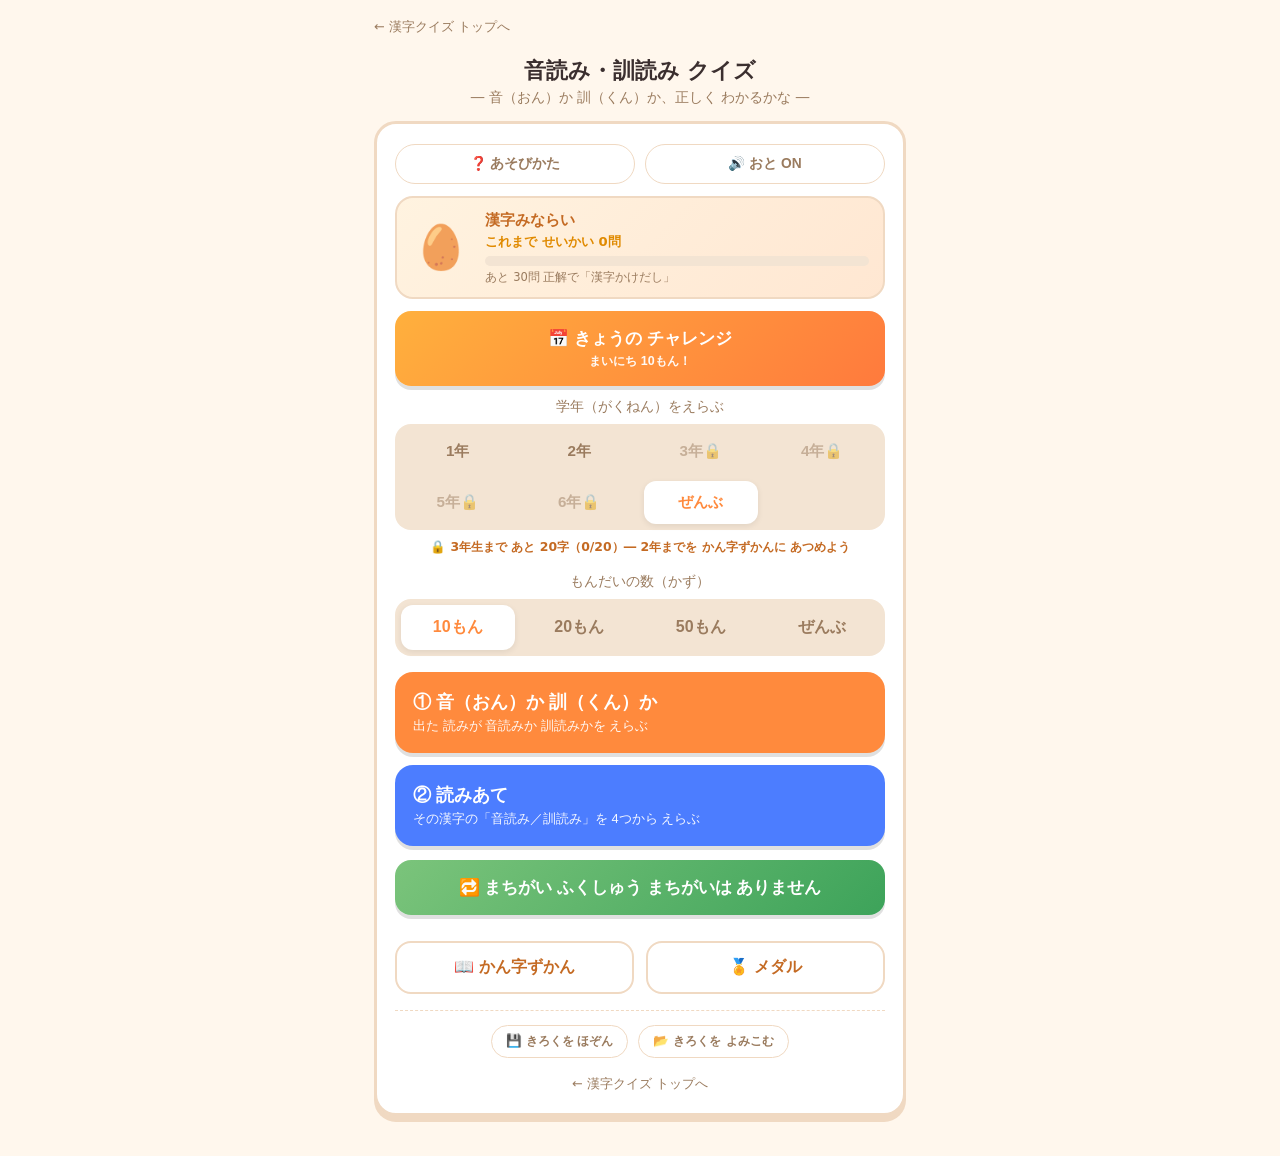
<file: onkun/index.html>
<!DOCTYPE html>
<html lang="ja">
<head>
<meta charset="UTF-8">
<meta name="viewport" content="width=device-width, initial-scale=1.0, viewport-fit=cover">
<title>音読み・訓読み クイズ</title>
<meta name="description" content="漢字の音読み・訓読みを正しく理解するクイズ。有名な読みもマイナーな読みも公平に出題。音か訓かの判定と、読みあての2モード。">
<meta name="theme-color" content="#ff8a3d">
<link rel="stylesheet" href="../shared/kanji-ui.css?v=202606272011">
<style>
  #gsel{display:grid; grid-template-columns:repeat(4,1fr); gap:8px;}
  #gsel button{padding:11px 0; font-size:.95rem;}
  .prompt{font-size:.98rem; color:#9a7b5e; text-align:center; margin:6px 0 10px;}
  .ok-kanji{font-size:4.2rem; font-weight:800; text-align:center; color:#3a2c1d; line-height:1.1; margin:6px 0;}
  .ok-read{text-align:center; color:#c46a23; font-size:1.9rem; font-weight:800; margin:2px 0 14px;}
  .choices.judge{grid-template-columns:1fr 1fr; gap:10px;}
  .choices.judge .choice{font-size:1.4rem; font-weight:800; padding:18px 0;}
  .choices.read{grid-template-columns:1fr 1fr; gap:8px;}
  .choices.read .choice{font-size:1.5rem; font-weight:700; padding:15px 0;}
  .badge-on{color:#3a5bbf;} .badge-kun{color:#c0392b;}
  .fb-reads{font-size:1.0rem; line-height:1.8; color:#5a4a3a; margin:4px 0;}
  .fb-reads .lab{display:inline-block; min-width:2.4em; font-weight:700;}
  .fb-reads b{color:#c46a23; font-size:1.15rem;}
  .help-list{font-size:.92rem; line-height:1.9; color:#5a4a3a; padding-left:1.2em; margin:6px 0;}
  .help-list b{color:var(--accent);}
</style>
</head>
<body>
<div class="wrap">
  <a class="toplink" href="../index.html">← 漢字クイズ トップへ</a>
  <h1>音読み・訓読み クイズ</h1>
  <div class="sub">― 音（おん）か 訓（くん）か、正しく わかるかな ―</div>

  <div id="home" class="card">
    <div class="topRow">
      <button class="topBtn" id="openHelp" type="button">❓ あそびかた</button>
      <button class="topBtn" id="soundToggle" type="button">🔊 おと ON</button>
    </div>
    <div class="buddy" id="buddy">
      <div class="bi" id="buddyIcon">🥚</div>
      <div class="bb">
        <div class="bn" id="buddyName">漢字みならい</div>
        <div class="bc" id="buddyCoin">これまで せいかい 0問</div>
        <div class="bbar"><i id="buddyBar"></i></div>
        <div class="bnext" id="buddyNext"></div>
      </div>
    </div>
    <button class="dailyBtn" id="openDaily" type="button">📅 きょうの チャレンジ<span id="dailyInfo"></span></button>
    <div class="gradeSel">
      <div class="gradeLabel">学年（がくねん）をえらぶ</div>
      <div class="seg" id="gsel"></div>
      <div id="unlockHint" style="text-align:center;font-size:.78rem;font-weight:700;color:#c46a23;margin-top:8px;line-height:1.5;"></div>
    </div>
    <div class="gradeSel">
      <div class="gradeLabel">もんだいの数（かず）</div>
      <div class="seg" id="countSeg"></div>
    </div>
    <div class="modes">
      <button class="mode-btn m1" id="startJudge">
        ① 音（おん）か 訓（くん）か
        <small>出た 読みが 音読みか 訓読みかを えらぶ</small>
      </button>
      <button class="mode-btn m2" id="startRead">
        ② 読みあて
        <small>その漢字の「音読み／訓読み」を 4つから えらぶ</small>
      </button>
    </div>
    <button class="dailyBtn" id="openReview" type="button" style="background:linear-gradient(135deg,#7bc47b,#3da35a);margin-top:14px;">🔁 まちがい ふくしゅう<span id="reviewInfo"></span></button>
    <div class="collbar">
      <button id="openDex" type="button">📖 かん字ずかん</button>
      <button id="openMedals" type="button">🏅 メダル</button>
    </div>
    <div class="saveBar">
      <button id="exportSave" type="button">💾 きろくを ほぞん</button>
      <label class="impBtn" for="importFile">📂 きろくを よみこむ</label>
      <input id="importFile" type="file" accept="application/json,.json" hidden>
    </div>
    <a class="applink" href="../index.html">← 漢字クイズ トップへ</a>
  </div>

  <div id="help" class="card" style="display:none;">
    <button class="backBtn" id="helpBack">← もどる</button>
    <h2 style="margin-top:4px;">あそびかた</h2>
    <ul class="help-list">
      <li><b>音読み（おんよみ）</b>＝中国から来た 読み方（例：明＝<b>メイ</b>）。</li>
      <li><b>訓読み（くんよみ）</b>＝日本の ことばの 読み方（例：明＝<b>あかるい</b>）。</li>
      <li><b>①音か訓か</b>：出た 読みが どちらかを えらぶ。</li>
      <li><b>②読みあて</b>：その漢字の「音読み」または「訓読み」を 4つから えらぶ。</li>
      <li>有名な 読みも、あまり 出ない 読みも <b>公平に</b> 出るよ。答えのあと 全部の 読みが 見られる。</li>
      <li><b>3年生いじょう</b>は はじめ ロック🔒。下の学年の かん字を ずかんに あつめると かいきん！</li>
    </ul>
    <button class="again" id="helpStart" style="margin-top:8px;">とじる</button>
  </div>

  <div id="quiz" class="card" style="display:none;">
    <button class="navBtn" id="prev">← 前へ</button>
    <button class="homeBtn" id="quizHome">🏠 HOME</button>
    <div class="bar"><i id="prog"></i></div>
    <div class="meta"><span id="count"></span><span id="combo"></span><span id="score"></span></div>
    <span class="tag" id="tag"></span>
    <div class="prompt" id="prompt"></div>
    <div class="ok-kanji" id="qkanji"></div>
    <div class="ok-read" id="qread"></div>
    <div class="choices" id="choices"></div>
    <div class="feedback" id="feedback">
      <div class="fb-head" id="fbHead"></div>
      <div class="fb-reads" id="fbReads"></div>
      <button class="next" id="next">つぎへ →</button>
    </div>
  </div>

  <div id="result" class="card result" style="display:none;">
    <div class="stars" id="stars"></div>
    <div class="score" id="finalScore"></div>
    <div class="comboBest" id="comboBest"></div>
    <div id="comment" style="margin-bottom:12px;"></div>
    <div class="earned" id="earned" style="display:none;"></div>
    <div class="review" id="review"></div>
    <button class="again retryWrong" id="retryWrong" style="display:none;">まちがえた問題だけ もう一回</button>
    <button class="again" id="retry">もう一回</button>
    <button class="again home" id="back">さいしょの画面</button>
  </div>

  <div id="dex" class="card" style="display:none;">
    <button class="backBtn" id="dexBack">← もどる</button>
    <div class="collHead"><h2>📖 かん字ずかん</h2><span class="cnt" id="dexCnt"></span></div>
    <div id="dexUnlock" style="font-size:.85rem;font-weight:700;color:#c46a23;margin-bottom:10px;"></div>
    <div style="font-size:.8rem;color:#9a7b5e;margin-bottom:10px;">どのクイズでも 正かいすると 図かんに ふえるよ。3かい 正かいで ★マスター！</div>
    <div class="dexGrid" id="dexGrid"></div>
  </div>

  <div id="medals" class="card" style="display:none;">
    <button class="backBtn" id="medalsBack">← もどる</button>
    <div class="collHead"><h2>🏅 メダル</h2><span class="cnt" id="medalsCnt"></span></div>
    <div class="medalList" id="medalList"></div>
  </div>
</div>

<script src="../shared/kanji-db.js?v=202606272011"></script>
<script src="../shared/quiz-core.js?v=202606272011"></script>
<script>
const $ = id => document.getElementById(id);
const MAXGRADE = 6;

/* ===== 読みプール（全漢字の音訓を 1つずつ。公平サンプリングの母集団） ===== */
const kataToHira = s => s.replace(/[ァ-ヶ]/g, c => String.fromCharCode(c.charCodeAt(0) - 0x60));
function buildReadings(){
  const out = [];
  for(const [k, info] of Object.entries(KANJI)){
    for(const on of (info.on||[])) out.push({ k, g:info.g, type:'on', disp:on, hira:kataToHira(on) });
    for(const kun of (info.kun||[])){ const full = kun.replace(/[()]/g,''); out.push({ k, g:info.g, type:'kun', disp:full, hira:full }); }
  }
  return out;
}
const ALL_R = buildReadings();
const K_READS = {};   // 漢字 -> その字の全読み(disp)集合（だみー除外用）
for(const r of ALL_R){ (K_READS[r.k] = K_READS[r.k] || new Set()).add(r.disp); }
const ON_POOL = ALL_R.filter(r=>r.type==='on');
const KUN_POOL = ALL_R.filter(r=>r.type==='kun');

/* ===== 学年の解放（ゆるめ式・専用フラグ） ===== */
const COLLECTABLE = Object.keys(KANJI);
const collectableUpTo = (g)=> COLLECTABLE.filter(ch => KANJI[ch].g <= g);
const unlockNeed = (g)=> Math.min((g-2)*20, collectableUpTo(g-1).length);
const unlockHave = (g)=> collectableUpTo(g-1).filter(ch => (store.kanji[ch]||0) >= 1).length;
const unlockRemain = (g)=> Math.max(0, unlockNeed(g) - unlockHave(g));
function gradeUnlocked(g){
  if(g <= 2) return true;
  if(store['unlocked'+g] || store['onkunUnlocked'+g]) return true;
  return unlockHave(g) >= unlockNeed(g);
}
function maxUnlockedGrade(){ let m=2; for(let g=3; g<=MAXGRADE; g++){ if(gradeUnlocked(g)) m=g; } return m; }
function checkUnlock(){
  let now = 0;
  for(let g=3; g<=MAXGRADE; g++){
    if(!store['unlocked'+g] && !store['onkunUnlocked'+g] && gradeUnlocked(g)){ store['onkunUnlocked'+g] = true; now = g; }
  }
  if(now) QuizCore.save();
  return now;
}

function shuffle(a){ a=a.slice(); for(let i=a.length-1;i>0;i--){ const j=Math.floor(Math.random()*(i+1)); [a[i],a[j]]=[a[j],a[i]]; } return a; }
function todayIndex(){ const d=new Date(); return Math.floor((d.getTime() - d.getTimezoneOffset()*60000)/86400000); }
function mulberry32(a){ return function(){ a|=0; a=a+0x6D2B79F5|0; let t=Math.imul(a^a>>>15,1|a); t=t+Math.imul(t^t>>>7,61|t)^t; return ((t^t>>>14)>>>0)/4294967296; }; }
function seededShuffle(arr, seed){ const r=mulberry32(seed), a=arr.slice(); for(let i=a.length-1;i>0;i--){ const j=Math.floor(r()*(i+1)); [a[i],a[j]]=[a[j],a[i]]; } return a; }

/* ===== 出題づくり ===== */
// ①音か訓か：読みを中立（ひらがな）で見せて、音/訓を当てる
function makeJudgeQ(r){
  return { mode:'judge', k:r.k, grade:r.g, disp:r.disp, shown:r.hira, answer:r.type, choices:['on','kun'] };
}
// ②読みあて：その漢字の 音/訓 を4択
function makeReadQ(r){
  const pool = (r.type==='on') ? ON_POOL : KUN_POOL;
  const seen = new Set([r.disp]); const dist = [];
  for(const x of shuffle(pool)){
    if(x.k===r.k) continue;
    if(K_READS[r.k].has(x.disp)) continue;   // この字の別読みは出さない
    if(seen.has(x.disp)) continue;
    seen.add(x.disp); dist.push(x.disp);
    if(dist.length>=3) break;
  }
  return { mode:'read', k:r.k, grade:r.g, type:r.type, answer:r.disp, choices:shuffle([r.disp, ...dist]) };
}

/* ===== 状態 ===== */
let grade = 'all';
let count = 10;
let mode = 'judge';
let deck = [], answers = [], idx = 0;
let combo = 0, sessionMaxCombo = 0;
let wrong = [];   // {k,type,disp}
let isDaily = false;

const store = QuizCore.store;
store.onkunWrong = store.onkunWrong || {};   // key "k|type|disp" -> true
store.onkunDaily = store.onkunDaily || { streak:0, bestStreak:0, lastDay:null };
for(let g=3; g<=MAXGRADE; g++){ if(store['unlocked'+g] === undefined) store['unlocked'+g] = false; }
for(let g=3; g<=MAXGRADE; g++){ if(store['onkunUnlocked'+g] === undefined) store['onkunUnlocked'+g] = false; }

/* ===== 音 ===== */
let soundOn = (localStorage.getItem('onkunSoundOff') !== '1');
let audioCtx = null;
function getCtx(){ if(!audioCtx){ try{ audioCtx = new (window.AudioContext||window.webkitAudioContext)(); }catch(e){ audioCtx=null; } } if(audioCtx && audioCtx.state==='suspended'){ try{ audioCtx.resume(); }catch(e){} } return audioCtx; }
function tone(freq, startAt, dur, type='sine', vol=0.2){ const ctx=getCtx(); if(!ctx) return; const t0=ctx.currentTime+startAt; const osc=ctx.createOscillator(), g=ctx.createGain(); osc.type=type; osc.frequency.value=freq; g.gain.setValueAtTime(0.0001,t0); g.gain.linearRampToValueAtTime(vol,t0+0.012); g.gain.exponentialRampToValueAtTime(0.0001,t0+dur); osc.connect(g).connect(ctx.destination); osc.start(t0); osc.stop(t0+dur+0.03); }
function playSound(name){ if(!soundOn) return; const ctx=getCtx(); if(!ctx) return;
  if(name==='correct'){ tone(1318,0,0.55,'sine',0.26); tone(2637,0,0.30,'sine',0.08); tone(1047,0.18,0.70,'sine',0.26); tone(2093,0.18,0.35,'sine',0.08); }
  else if(name==='wrong'){ tone(233,0,0.20,'sawtooth',0.11); tone(220,0,0.20,'sawtooth',0.11); tone(220,0.26,0.55,'sawtooth',0.11); tone(207,0.26,0.55,'sawtooth',0.11); } }
function refreshSoundBtn(){ $('soundToggle').textContent = soundOn ? '🔊 おと ON' : '🔇 おと OFF'; }

/* ===== 画面 ===== */
function showOnly(id){ for(const s of ['home','help','quiz','result','dex','medals']) $(s).style.display = (s===id)?'block':'none'; }
function refreshBuddy(){ QuizCore.renderBuddy({ icon:$('buddyIcon'), name:$('buddyName'), coin:$('buddyCoin'), bar:$('buddyBar'), next:$('buddyNext') }); }
function refreshHome(){
  refreshBuddy();
  const dy = store.onkunDaily, ti = todayIndex();
  let info = '';
  if((dy.streak||0)>0 && (dy.lastDay===ti || dy.lastDay===ti-1)) info += `🔥${dy.streak}日れんぞく　`;
  info += (dy.lastDay===ti) ? 'きょうは クリア✓' : 'まいにち 10もん！';
  $('dailyInfo').textContent = ' ' + info;
  const rc = reviewItems().length;
  $('reviewInfo').textContent = rc ? ` のこり ${rc}問` : ' まちがいは ありません';
  renderGradeSel();
}
function goHome(){ refreshHome(); showOnly('home'); }
function openDex(){
  $('dexCnt').textContent = QuizCore.dexHead();
  const du = $('dexUnlock');
  if(du){ if(gradeUnlocked(3)){ du.textContent = '🔓 3年生 かいきん中！'; } else { du.textContent = `あと ${unlockRemain(3)}字（1・2年）で 3年生 かいきん！`; } }
  $('dexGrid').innerHTML = QuizCore.dexGridHTML(); showOnly('dex');
}
function openMedals(){ $('medalsCnt').textContent = QuizCore.medalsHead(); $('medalList').innerHTML = QuizCore.medalsGridHTML(); showOnly('medals'); }

function renderGradeSel(){
  const seg = $('gsel'); seg.innerHTML = '';
  const items = [];
  for(let g=1; g<=MAXGRADE; g++) items.push([g, g+'年']);
  items.push(['all','ぜんぶ']);
  for(const [val,label] of items){
    const isGrade = (val !== 'all');
    const locked = isGrade && !gradeUnlocked(val);
    const b = document.createElement('button');
    b.textContent = locked ? (val+'年🔒') : label;
    if(locked) b.classList.add('locked');
    if((val==='all'?'all':val) === grade) b.classList.add('active');
    b.onclick = ()=>{
      if(locked){ alert(`「${val}年生」は ロック中。\n${val-1}年までの かん字を かん字ずかんに あと ${unlockRemain(val)}字 あつめると かいきん！`); return; }
      grade = (val==='all')?'all':val; renderGradeSel();
    };
    seg.appendChild(b);
  }
  renderUnlockHint();
}
function renderUnlockHint(){
  const hint = $('unlockHint'); if(!hint) return;
  let next = 0;
  for(let g=3; g<=MAXGRADE; g++){ if(!gradeUnlocked(g)){ next = g; break; } }
  if(!next){ hint.textContent = '✅ ぜんぶの 学年が あそべるよ！'; return; }
  hint.textContent = `🔒 ${next}年生まで あと ${unlockRemain(next)}字（${unlockHave(next)}/${unlockNeed(next)}）― ${next-1}年までを かん字ずかんに あつめよう`;
}

// 学年の読みプール（==学年。ぜんぶ＝解放ぶん）
function readingsForGrade(){
  if(grade==='all'){ const mx = maxUnlockedGrade(); return ALL_R.filter(r => r.g <= mx); }
  return ALL_R.filter(r => r.g === grade);
}

/* ===== 出題ループ ===== */
function start(m){
  mode = m;
  const pool = shuffle(readingsForGrade());
  const limit = (count==='all') ? pool.length : count;
  const picked = pool.slice(0, limit);
  if(picked.length === 0){ alert('この学年では 出せる 読みが ありません。'); return; }
  startWithDeck(picked.map(m==='judge' ? makeJudgeQ : makeReadQ));
}
function startDaily(){
  const mx = maxUnlockedGrade();
  mode = (todayIndex() % 2 === 0) ? 'judge' : 'read';
  const pool = ALL_R.filter(r => r.g <= mx);
  const deckR = seededShuffle(pool, todayIndex()).slice(0, 10);
  startWithDeck(deckR.map(mode==='judge' ? makeJudgeQ : makeReadQ), true);
}
function updateDailyStreak(){
  const dy = store.onkunDaily, ti = todayIndex();
  if(dy.lastDay !== ti){ dy.streak = (dy.lastDay === ti-1) ? (dy.streak||0)+1 : 1; dy.lastDay = ti; dy.bestStreak = Math.max(dy.bestStreak||0, dy.streak); QuizCore.save(); }
}
const rk = (k,type,disp)=> k+'|'+type+'|'+disp;
const reviewItems = ()=> Object.keys(store.onkunWrong).map(key => { const [k,type,disp]=key.split('|'); return ALL_R.find(r=>r.k===k&&r.type===type&&r.disp===disp); }).filter(Boolean);
function startReview(){
  let pool = reviewItems();
  if(pool.length === 0){ alert('ふくしゅうする問題は ありません。\nまちがえた問題が ここに たまります。'); return; }
  mode = 'judge';
  pool = shuffle(pool); if(pool.length>20) pool = pool.slice(0,20);
  startWithDeck(pool.map(makeJudgeQ));
}
function startWithDeck(qs, daily){
  isDaily = !!daily;
  deck = qs; answers = new Array(deck.length); idx = 0;
  combo = 0; sessionMaxCombo = 0;
  showOnly('quiz'); renderQ();
}

function renderQ(){
  const q = deck[idx];
  $('prog').style.width = (idx/deck.length*100)+'%';
  $('count').textContent = `問題 ${idx+1} / ${deck.length}`;
  $('combo').textContent = combo>=2 ? `🔥 ${combo}` : '';
  $('score').textContent = `正かい ${scoreCount()}`;
  $('tag').textContent = q.grade+'年の かん字';
  $('prev').style.visibility = idx>0 ? 'visible' : 'hidden';
  $('qkanji').textContent = q.k;

  if(q.mode === 'judge'){
    $('prompt').textContent = 'この 読みは 音読み？ 訓読み？';
    $('qread').textContent = q.shown;
  } else {
    $('prompt').innerHTML = `「${q.k}」の <b class="${q.type==='on'?'badge-on':'badge-kun'}">${q.type==='on'?'音読み':'訓読み'}</b> は どれ？`;
    $('qread').textContent = '';
  }

  const wrap = $('choices');
  wrap.className = 'choices ' + (q.mode==='judge' ? 'judge' : 'read');
  wrap.innerHTML = '';
  const ans = answers[idx];
  for(const c of q.choices){
    const b = document.createElement('button');
    b.className = 'choice';
    b.textContent = (q.mode==='judge') ? (c==='on' ? '音読み' : '訓読み') : c;
    b.dataset.val = c;
    if(ans){ b.disabled = true; if(c === q.answer) b.classList.add('ok'); else if(c === ans.picked) b.classList.add('ng'); }
    else { b.onclick = ()=> choose(c, b); }
    wrap.appendChild(b);
  }
  if(ans) showFeedback(ans.correct); else $('feedback').classList.remove('show','good','bad');
}

function choose(picked, btn){
  if(answers[idx]) return;
  const q = deck[idx];
  const ok = picked === q.answer;
  answers[idx] = { picked, correct: ok };
  const disp = (q.mode==='judge') ? q.disp : q.answer;
  const key = rk(q.k, q.type || q.answer, disp);
  if(ok){
    combo++; sessionMaxCombo = Math.max(sessionMaxCombo, combo);
    if(store.onkunWrong[key]) delete store.onkunWrong[key];
    QuizCore.recordCorrect(q.k); QuizCore.bumpCorrect(); QuizCore.bumpApp('onkun'); QuizCore.noteCombo(combo); QuizCore.save();
  } else {
    combo = 0; store.onkunWrong[key] = true; QuizCore.save();
  }
  document.querySelectorAll('#choices .choice').forEach(b=>{
    b.disabled = true;
    if(b.dataset.val === q.answer) b.classList.add('ok');
    else if(b===btn) b.classList.add('ng');
  });
  $('combo').textContent = combo>=2 ? `🔥 ${combo}` : '';
  $('score').textContent = `正かい ${scoreCount()}`;
  playSound(ok ? 'correct' : 'wrong');
  showFeedback(ok);
}

function readsHTML(k, hiDisp){
  const info = KANJI[k];
  const on = (info.on||[]).map(x => x===hiDisp ? `<b>${x}</b>` : x).join('・') || '—';
  const kun = (info.kun||[]).map(x => { const f=x.replace(/[()]/g,''); return f===hiDisp ? `<b>${f}</b>` : f; }).join('・') || '—';
  return `<div><span class="lab badge-on">音</span> ${on}</div><div><span class="lab badge-kun">訓</span> ${kun}</div>`;
}
function showFeedback(ok){
  const q = deck[idx];
  const fb = $('feedback');
  fb.classList.add('show'); fb.classList.toggle('good', ok); fb.classList.toggle('bad', !ok);
  if(q.mode === 'judge'){
    const t = q.answer==='on' ? '音読み' : '訓読み';
    $('fbHead').innerHTML = ok ? '⭕ せいかい！' : `❌ おしい！　「${q.shown}」は <b>${t}</b>`;
    $('fbReads').innerHTML = `<div style="margin-bottom:4px;">「${q.k}」の よみ：</div>` + readsHTML(q.k, q.disp);
  } else {
    $('fbHead').innerHTML = ok ? '⭕ せいかい！' : `❌ おしい！　正かいは「${q.answer}」`;
    $('fbReads').innerHTML = `<div style="margin-bottom:4px;">「${q.k}」の よみ：</div>` + readsHTML(q.k, q.answer);
  }
  $('next').textContent = (idx >= deck.length-1) ? 'けっかを見る →' : 'つぎへ →';
}

const scoreCount = ()=> answers.filter(a => a && a.correct).length;
function next(){ if(!answers[idx]) return; if(idx >= deck.length-1) return showResult(); idx++; renderQ(); }
function prev(){ if(idx>0){ idx--; renderQ(); } }

function showResult(){
  showOnly('result');
  $('prog').style.width = '100%';
  const total = deck.length, correct = scoreCount();
  $('finalScore').textContent = `${correct} / ${total} もん せいかい`;
  const rate = correct/total;
  const nStar = rate===1?3 : rate>=0.7?2 : rate>=0.4?1 : 0;
  $('stars').textContent = '⭐'.repeat(nStar) + '☆'.repeat(3-nStar);
  $('comment').textContent = rate===1 ? 'ぜんもん せいかい！すごい！' : rate>=0.7 ? 'よくできました！' : rate>=0.4 ? 'もう少し！もう一回やってみよう' : 'だいじょうぶ、くりかえせば できるよ！';
  $('comboBest').textContent = sessionMaxCombo>=2 ? `さい高コンボ：🔥 ${sessionMaxCombo}れんぞく` : '';

  QuizCore.notePlay();
  if(rate===1) QuizCore.notePerfect();
  QuizCore.noteCombo(sessionMaxCombo);
  if(isDaily) updateDailyStreak();
  const justUnlocked = checkUnlock();
  QuizCore.save();
  const tcAfter = QuizCore.store.totalCorrect||0, tcBefore = tcAfter - correct;
  const rankUp = QuizCore.rankStage(tcAfter) > QuizCore.rankStage(tcBefore);
  const newly = QuizCore.checkMedals();
  const em = $('earned');
  const newRank = QuizCore.STAGES[QuizCore.rankStage(tcAfter)];
  const evo = rankUp ? `✨ 称号アップ！ ${newRank.icon}「${newRank.title}」に なった！　` : '';
  const unlockMsg = justUnlocked ? `🎉 ${justUnlocked}年生が かいきん！　` : '';
  if(unlockMsg || evo || newly.length){
    em.style.display = 'block';
    em.innerHTML = unlockMsg + evo + (newly.length ? '🏅 あたらしいメダル：' + newly.map(m=>`${m.icon}${m.name}`).join('　') : '');
  } else { em.style.display = 'none'; }

  const wq = deck.filter((q,i)=> answers[i] && !answers[i].correct);
  wrong = wq.map(q => ({ k:q.k, type:q.type||q.answer, disp:(q.mode==='judge'?q.disp:q.answer) }));
  const rv = $('review');
  if(wq.length){
    rv.style.display = 'block';
    rv.innerHTML = `<div class="rv-h">まちがえた問題（${wq.length}）</div>` +
      wq.map(q => q.mode==='judge'
        ? `<div class="rv-i"><b>${q.k}</b> の「${q.shown}」＝ <b>${q.answer==='on'?'音読み':'訓読み'}</b></div>`
        : `<div class="rv-i"><b>${q.k}</b> の ${q.type==='on'?'音':'訓'}＝ <b>${q.answer}</b></div>`).join('');
    $('retryWrong').style.display = 'inline-block';
  } else { rv.style.display = 'none'; $('retryWrong').style.display = 'none'; }
}

/* ===== 初期化・イベント ===== */
$('startJudge').onclick = ()=> start('judge');
$('startRead').onclick = ()=> start('read');
$('next').onclick = next;
$('prev').onclick = prev;
$('quizHome').onclick = goHome;
$('retry').onclick = ()=> start(mode);
$('retryWrong').onclick = ()=> startWithDeck(wrong.map(w => { const r=ALL_R.find(x=>x.k===w.k&&x.type===w.type&&x.disp===w.disp); return r?makeJudgeQ(r):null; }).filter(Boolean));
$('back').onclick = goHome;
$('openHelp').onclick = ()=> showOnly('help');
$('helpBack').onclick = goHome;
$('helpStart').onclick = goHome;
$('openDex').onclick = openDex;
$('openMedals').onclick = openMedals;
$('dexBack').onclick = goHome;
$('medalsBack').onclick = goHome;
$('openDaily').onclick = startDaily;
$('openReview').onclick = startReview;
$('exportSave').onclick = ()=> QuizCore.exportSave('かん字クイズ-きろく.json');
$('importFile').onchange = (e)=>{ const f = e.target.files[0]; if(f) QuizCore.importSave(f); e.target.value=''; };
$('soundToggle').onclick = ()=>{ soundOn = !soundOn; localStorage.setItem('onkunSoundOff', soundOn ? '0' : '1'); refreshSoundBtn(); if(soundOn) playSound('correct'); };
QuizCore.renderCountSeg($('countSeg'), '10', v => { count = (v==='all') ? 'all' : +v; });
renderGradeSel();
refreshSoundBtn();
refreshHome();
</script>
</body>
</html>
</file>
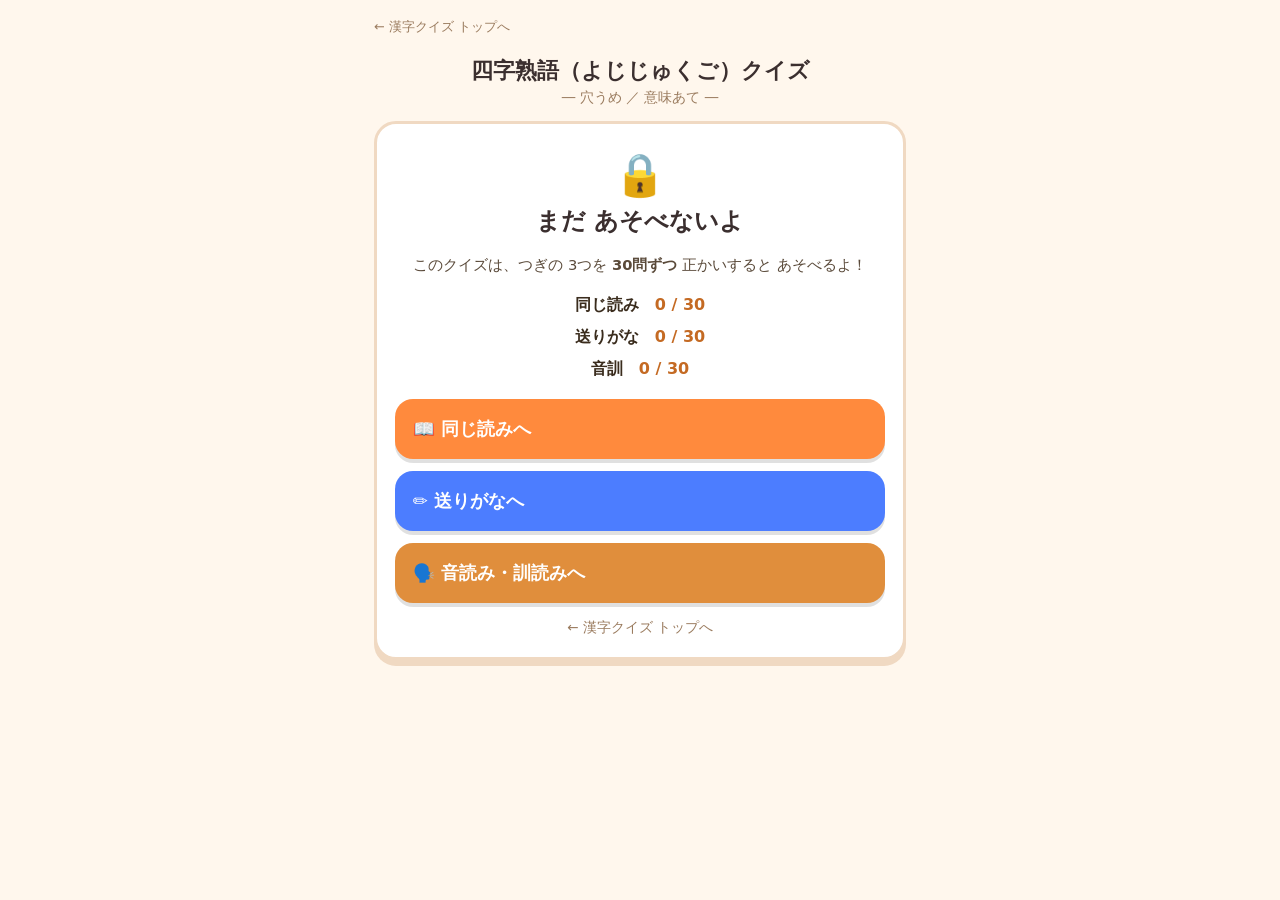
<file: yoji/index.html>
<!DOCTYPE html>
<html lang="ja">
<head>
<meta charset="UTF-8">
<meta name="viewport" content="width=device-width, initial-scale=1.0, viewport-fit=cover">
<title>四字熟語（よじじゅくご）クイズ</title>
<meta name="description" content="四字熟語のクイズ。穴うめ（漢字を選ぶ）と、意味あて。1〜6年で習う漢字の順に自動出題。">
<meta name="theme-color" content="#ff8a3d">
<link rel="stylesheet" href="../shared/kanji-ui.css?v=202606272011">
<style>
  #gsel{display:grid; grid-template-columns:repeat(4,1fr); gap:8px;}
  #gsel button{padding:11px 0; font-size:.95rem;}
  .prompt{font-size:.98rem; color:#9a7b5e; text-align:center; margin:6px 0 10px;}
  .yoji-big{font-size:2.7rem; font-weight:800; text-align:center; letter-spacing:.12em; color:#3a2c1d; margin:8px 0;}
  .yoji-big .yblank{display:inline-block; min-width:1em; color:#e8483d; border-bottom:5px solid #e8483d;}
  .yoji-read{text-align:center; color:#c46a23; font-size:1.05rem; font-weight:700; margin-bottom:6px;}
  .yoji-hint{text-align:center; color:#7a6757; font-size:.9rem; margin-bottom:12px;}
  .choices.kanji{grid-template-columns:repeat(4,1fr);}
  .choices.kanji .choice{font-size:1.7rem; font-weight:700; padding:14px 0;}
  .choices.imi{grid-template-columns:1fr; gap:8px;}
  .choices.imi .choice{font-size:.96rem; text-align:left; padding:13px 14px; line-height:1.5;}
  .choices.yomi{grid-template-columns:1fr 1fr; gap:8px;}
  .choices.yomi .choice{font-size:1.05rem; font-weight:700; padding:13px 6px;}
  .help-list{font-size:.92rem; line-height:1.9; color:#5a4a3a; padding-left:1.2em; margin:6px 0;}
  .help-list b{color:var(--accent);}
  .fb-yoji{font-size:1.6rem; font-weight:800; text-align:center; letter-spacing:.1em; color:#3a2c1d; margin:4px 0;}
</style>
</head>
<body>
<div class="wrap">
  <a class="toplink" href="../index.html">← 漢字クイズ トップへ</a>
  <h1>四字熟語（よじじゅくご）クイズ</h1>
  <div class="sub">― 穴うめ ／ 意味あて ―</div>

  <div id="home" class="card">
    <div class="topRow">
      <button class="topBtn" id="openHelp" type="button">❓ あそびかた</button>
      <button class="topBtn" id="soundToggle" type="button">🔊 おと ON</button>
    </div>
    <div class="buddy" id="buddy">
      <div class="bi" id="buddyIcon">🥚</div>
      <div class="bb">
        <div class="bn" id="buddyName">漢字みならい</div>
        <div class="bc" id="buddyCoin">これまで せいかい 0問</div>
        <div class="bbar"><i id="buddyBar"></i></div>
        <div class="bnext" id="buddyNext"></div>
      </div>
    </div>
    <button class="dailyBtn" id="openDaily" type="button">📅 きょうの チャレンジ<span id="dailyInfo"></span></button>
    <div class="gradeSel">
      <div class="gradeLabel">学年（がくねん）をえらぶ</div>
      <div class="seg" id="gsel"></div>
      <div id="unlockHint" style="text-align:center;font-size:.78rem;font-weight:700;color:#c46a23;margin-top:8px;line-height:1.5;"></div>
    </div>
    <div class="gradeSel">
      <div class="gradeLabel">もんだいの数（かず）</div>
      <div class="seg" id="countSeg"></div>
    </div>
    <div class="modes">
      <button class="mode-btn m1" id="startAna">
        ① 穴うめ（あなうめ）
        <small>えらんだ学年の かん字を □ にして、4つから えらぶ</small>
      </button>
      <button class="mode-btn m2" id="startYomi">
        ② 読み方（よみかた）あて
        <small>四字熟語の 読みを 4つから えらぶ</small>
      </button>
      <button class="mode-btn m3" id="startImi">
        ③ 意味（いみ）あて
        <small>四字熟語の 意味を 4つから えらぶ</small>
      </button>
    </div>
    <button class="dailyBtn" id="openReview" type="button" style="background:linear-gradient(135deg,#7bc47b,#3da35a);margin-top:14px;">🔁 まちがい ふくしゅう<span id="reviewInfo"></span></button>
    <div class="collbar">
      <button id="openDex" type="button">📖 かん字ずかん</button>
      <button id="openMedals" type="button">🏅 メダル</button>
    </div>
    <div class="saveBar">
      <button id="exportSave" type="button">💾 きろくを ほぞん</button>
      <label class="impBtn" for="importFile">📂 きろくを よみこむ</label>
      <input id="importFile" type="file" accept="application/json,.json" hidden>
    </div>
    <a class="applink" href="../index.html">← 漢字クイズ トップへ</a>
  </div>

  <div id="help" class="card" style="display:none;">
    <button class="backBtn" id="helpBack">← もどる</button>
    <h2 style="margin-top:4px;">あそびかた</h2>
    <ul class="help-list">
      <li><b>四字熟語</b>＝漢字4つでできた ことば。れい：<b>一石二鳥</b>。</li>
      <li><b>①穴うめ</b>：えらんだ学年の かん字を □ にするよ。□に入る字を 4つから えらぶ（いみが ヒント）。</li>
      <li><b>②読み方あて</b>：四字熟語の 読みを 4つから えらぶ。</li>
      <li><b>③意味あて</b>：四字熟語の いみを 4つから えらぶ。</li>
      <li>正かいすると かん字が <b>📖かん字ずかん</b>に たまる。</li>
      <li><b>3年生いじょう</b>は はじめ ロック🔒。下の学年の かん字を ずかんに あつめると かいきん！</li>
    </ul>
    <button class="again" id="helpStart" style="margin-top:8px;">とじる</button>
  </div>

  <div id="quiz" class="card" style="display:none;">
    <button class="navBtn" id="prev">← 前へ</button>
    <button class="homeBtn" id="quizHome">🏠 HOME</button>
    <div class="bar"><i id="prog"></i></div>
    <div class="meta"><span id="count"></span><span id="combo"></span><span id="score"></span></div>
    <span class="tag" id="tag"></span>
    <div class="prompt" id="prompt"></div>
    <div class="yoji-big" id="qyoji"></div>
    <div class="yoji-read" id="qread"></div>
    <div class="yoji-hint" id="qhint"></div>
    <div class="choices" id="choices"></div>
    <div class="feedback" id="feedback">
      <div class="fb-head" id="fbHead"></div>
      <div class="fb-yoji" id="fbYoji"></div>
      <div class="fb-line" id="fbBody"></div>
      <button class="next" id="next">つぎへ →</button>
    </div>
  </div>

  <div id="result" class="card result" style="display:none;">
    <div class="stars" id="stars"></div>
    <div class="score" id="finalScore"></div>
    <div class="comboBest" id="comboBest"></div>
    <div id="comment" style="margin-bottom:12px;"></div>
    <div class="earned" id="earned" style="display:none;"></div>
    <div class="review" id="review"></div>
    <button class="again retryWrong" id="retryWrong" style="display:none;">まちがえた問題だけ もう一回</button>
    <button class="again" id="retry">もう一回</button>
    <button class="again home" id="back">さいしょの画面</button>
  </div>

  <div id="dex" class="card" style="display:none;">
    <button class="backBtn" id="dexBack">← もどる</button>
    <div class="collHead"><h2>📖 かん字ずかん</h2><span class="cnt" id="dexCnt"></span></div>
    <div id="dexUnlock" style="font-size:.85rem;font-weight:700;color:#c46a23;margin-bottom:10px;"></div>
    <div style="font-size:.8rem;color:#9a7b5e;margin-bottom:10px;">どのクイズでも 正かいすると 図かんに ふえるよ。3かい 正かいで ★マスター！</div>
    <div class="dexGrid" id="dexGrid"></div>
  </div>

  <div id="medals" class="card" style="display:none;">
    <button class="backBtn" id="medalsBack">← もどる</button>
    <div class="collHead"><h2>🏅 メダル</h2><span class="cnt" id="medalsCnt"></span></div>
    <div class="medalList" id="medalList"></div>
  </div>
</div>

<script src="../shared/kanji-db.js?v=202606272011"></script>
<script src="../shared/quiz-core.js?v=202606272011"></script>
<script>
const YOJI = [
  {y:'上下左右',r:'じょうげさゆう',m:'上と下、左と右。あらゆる方向。'},
  {y:'春夏秋冬',r:'しゅんかしゅうとう',m:'春・夏・秋・冬。四つの季節。'},
  {y:'東西南北',r:'とうざいなんぼく',m:'東・西・南・北。すべての方角。'},
  {y:'一石二鳥',r:'いっせきにちょう',m:'一つのことで二つの得をすること。'},
  {y:'十人十色',r:'じゅうにんといろ',m:'人によって好みや考えがちがうこと。'},
  {y:'花鳥風月',r:'かちょうふうげつ',m:'自然の美しいけしき。'},
  {y:'弱肉強食',r:'じゃくにくきょうしょく',m:'強い者が弱い者を負かすこと。'},
  {y:'公明正大',r:'こうめいせいだい',m:'公平で正しく、堂々としていること。'},
  {y:'古今東西',r:'ここんとうざい',m:'昔から今まで、どこでも。'},
  {y:'一心同体',r:'いっしんどうたい',m:'心を一つにして力を合わせること。'},
  {y:'一長一短',r:'いっちょういったん',m:'よい点もわるい点もあること。'},
  {y:'七転八起',r:'しちてんはっき',m:'何度失敗しても立ち直ること。'},
  {y:'三寒四温',r:'さんかんしおん',m:'寒い日と暖かい日がくり返されること。'},
  {y:'四苦八苦',r:'しくはっく',m:'とても苦労すること。'},
  {y:'意気投合',r:'いきとうごう',m:'気持ちがぴったり合うこと。'},
  {y:'一部始終',r:'いちぶしじゅう',m:'始めから終わりまで全部。'},
  {y:'急転直下',r:'きゅうてんちょっか',m:'ようすが急に変わって解決に向かうこと。'},
  {y:'以心伝心',r:'いしんでんしん',m:'言葉にしなくても心が通じ合うこと。'},
  {y:'不言実行',r:'ふげんじっこう',m:'あれこれ言わず だまって行うこと。'},
  {y:'完全無欠',r:'かんぜんむけつ',m:'欠点がまったくないこと。'},
  {y:'千差万別',r:'せんさばんべつ',m:'さまざまに ちがいがあること。'},
  {y:'自給自足',r:'じきゅうじそく',m:'必要なものを自分でまかなうこと。'},
  {y:'自業自得',r:'じごうじとく',m:'自分の行いのむくいを自分が受けること。'},
  {y:'心機一転',r:'しんきいってん',m:'気持ちをすっかり入れかえること。'},
  {y:'単刀直入',r:'たんとうちょくにゅう',m:'前おきなく すぐ本題に入ること。'},
  {y:'平身低頭',r:'へいしんていとう',m:'ひたすら あやまること。'},
  {y:'千変万化',r:'せんぺんばんか',m:'さまざまに変化すること。'},
  {y:'二束三文',r:'にそくさんもん',m:'数が多くても とても安いこと。'},
  {y:'一進一退',r:'いっしんいったい',m:'進んだり もどったりすること。'},
  {y:'自画自賛',r:'じがじさん',m:'自分で自分をほめること。'},
  {y:'油断大敵',r:'ゆだんたいてき',m:'油断は大きな失敗のもと。'},
  {y:'一刀両断',r:'いっとうりょうだん',m:'ものごとを思い切って決めること。'},
  {y:'温故知新',r:'おんこちしん',m:'昔のことを学んで新しい知識を得ること。'},
  {y:'言語道断',r:'ごんごどうだん',m:'とんでもないこと。もってのほか。'},
  {y:'半信半疑',r:'はんしんはんぎ',m:'半分信じ、半分うたがうこと。'},
  {y:'異口同音',r:'いくどうおん',m:'多くの人が口をそろえて同じことを言うこと。'},
  {y:'一心不乱',r:'いっしんふらん',m:'一つのことに集中すること。'},
  {y:'起承転結',r:'きしょうてんけつ',m:'話や文章の組み立て。'},
  {y:'我田引水',r:'がでんいんすい',m:'自分につごうよく取りはからうこと。'},
  {y:'質疑応答',r:'しつぎおうとう',m:'質問と その答え。'},
  {y:'創意工夫',r:'そういくふう',m:'新しい考えややり方を生み出すこと。'},
  {y:'大器晩成',r:'たいきばんせい',m:'大人物は おくれて 大成すること。'},
  {y:'四捨五入',r:'ししゃごにゅう',m:'はんぱな数を切りすて・切り上げする計算。'},
  {y:'大同小異',r:'だいどうしょうい',m:'細かいちがいはあるが だいたい同じ。'},
  {y:'前後左右',r:'ぜんごさゆう',m:'前と後ろ、左と右。まわり全部。'},
  {y:'一日千秋',r:'いちじつせんしゅう',m:'とても待ち遠しいこと。'},
  {y:'因果応報',r:'いんがおうほう',m:'よい行いにはよい報い、悪い行いには悪い報いがあること。'},
  {y:'電光石火',r:'でんこうせっか',m:'動きが とても すばやいこと。'},
  {y:'日進月歩',r:'にっしんげっぽ',m:'日ごと月ごとに たえず進歩すること。'},
  {y:'百発百中',r:'ひゃっぱつひゃくちゅう',m:'ねらいが すべて当たること。'},
  {y:'一望千里',r:'いちぼうせんり',m:'見わたすかぎり広々としていること。'},
  {y:'有名無実',r:'ゆうめいむじつ',m:'名ばかりで中身がないこと。'},
  {y:'利害得失',r:'りがいとくしつ',m:'利益と損失。'},
  {y:'公平無私',r:'こうへいむし',m:'かたよりがなく 自分の得を考えないこと。'},
  {y:'晴耕雨読',r:'せいこううどく',m:'のんびりと心ゆたかに暮らすこと。'},
  {y:'八方美人',r:'はっぽうびじん',m:'だれにでも よく思われようとする人。'},
  {y:'天変地異',r:'てんぺんちい',m:'自然界に起こる異変や災害。'},
  {y:'臨機応変',r:'りんきおうへん',m:'その場に応じてうまく対応すること。'},
  {y:'老若男女',r:'ろうにゃくなんにょ',m:'年や性別にかかわらず すべての人。'},
  {y:'三三五五',r:'さんさんごご',m:'あちこちに ちらばっているようす。'},
  {y:'三日天下',r:'みっかてんか',m:'ごく短い間だけ 権力をにぎること。'},
  {y:'十中八九',r:'じっちゅうはっく',m:'ほとんど。たいてい。'},
  {y:'山川草木',r:'さんせんそうもく',m:'山や川や草木。自然のすべて。'},
  {y:'四六時中',r:'しろくじちゅう',m:'一日中。いつも。'},
  {y:'明明白白',r:'めいめいはくはく',m:'きわめて はっきりしていること。'},
  {y:'一朝一夕',r:'いっちょういっせき',m:'わずかな時間。'},
  {y:'四方八方',r:'しほうはっぽう',m:'あらゆる方向。'},
  {y:'五分五分',r:'ごぶごぶ',m:'たがいに 差がないこと。'},
  {y:'南船北馬',r:'なんせんほくば',m:'あちこち いそがしく 旅すること。'},
  {y:'千客万来',r:'せんきゃくばんらい',m:'お客が 次々と たくさん来ること。'},
  {y:'三者三様',r:'さんしゃさんよう',m:'人それぞれ やり方が ちがうこと。'},
  {y:'一世一代',r:'いっせいちだい',m:'一生に一度の はなやかなこと。'},
  {y:'一字一句',r:'いちじいっく',m:'ひとつひとつの 文字や言葉。'},
  {y:'一問一答',r:'いちもんいっとう',m:'ひとつの問いに ひとつ答えること。'},
  {y:'自問自答',r:'じもんじとう',m:'自分で問いかけ 自分で答えること。'},
  {y:'有言実行',r:'ゆうげんじっこう',m:'言ったことを かならず やりとげること。'},
  {y:'一念発起',r:'いちねんほっき',m:'あることを やろうと かたく決心すること。'},
  {y:'全力投球',r:'ぜんりょくとうきゅう',m:'すべての力を 出すこと。'},
  {y:'無我夢中',r:'むがむちゅう',m:'われを忘れて 夢中になること。'},
  {y:'自由自在',r:'じゆうじざい',m:'思いのままに できること。'},
  {y:'適材適所',r:'てきざいてきしょ',m:'その人に合った 仕事や場所に つけること。'},
  {y:'安全第一',r:'あんぜんだいいち',m:'安全を 何よりも 大切にすること。'},
  {y:'多種多様',r:'たしゅたよう',m:'いろいろな 種類があること。'},
  {y:'右往左往',r:'うおうさおう',m:'あわてて うろうろすること。'},
  {y:'前後不覚',r:'ぜんごふかく',m:'正体を失うほど 意識がなくなること。'},
  {y:'大同団結',r:'だいどうだんけつ',m:'多くがまとまって 一つになること。'},
  {y:'共存共栄',r:'きょうぞんきょうえい',m:'ともに生き ともに栄えること。'},
  {y:'完全燃焼',r:'かんぜんねんしょう',m:'力を出しきること。'},
  {y:'明朗快活',r:'めいろうかいかつ',m:'明るく 元気で ほがらかなようす。'},
  {y:'一刻千金',r:'いっこくせんきん',m:'わずかな時間が とても貴重なこと。'},
  {y:'絶体絶命',r:'ぜったいぜつめい',m:'どうにも のがれられない 苦しい立場。'},
  {y:'単純明快',r:'たんじゅんめいかい',m:'わかりやすく はっきりしていること。'},
  {y:'不老不死',r:'ふろうふし',m:'年をとらず 死なないこと。'},
  {y:'不平不満',r:'ふへいふまん',m:'うまくいかず 文句があること。'},
  {y:'不要不急',r:'ふようふきゅう',m:'いそぎでなく 必要でもないこと。'},
  {y:'利害関係',r:'りがいかんけい',m:'損得が からむ つながり。'},
  {y:'独立独歩',r:'どくりつどっぽ',m:'人にたよらず 自分の力で進むこと。'},
  {y:'独断専行',r:'どくだんせんこう',m:'ひとりで 勝手に決めて 行うこと。'},
  {y:'七難八苦',r:'しちなんはっく',m:'いろいろな 苦しみや 災難。'},
  {y:'百戦百勝',r:'ひゃくせんひゃくしょう',m:'戦うたびに かならず 勝つこと。'},
  {y:'万国共通',r:'ばんこくきょうつう',m:'どの国でも 同じであること。'},
  {y:'博学多才',r:'はくがくたさい',m:'学問に広く通じ 才能が ゆたかなこと。'},
  {y:'文武両道',r:'ぶんぶりょうどう',m:'勉強も運動も 両方すぐれていること。'},
  {y:'朝令暮改',r:'ちょうれいぼかい',m:'命令が ころころ変わって あてにならないこと。'},
  {y:'半官半民',r:'はんかんはんみん',m:'なかば 政府、なかば 民間で 行うこと。'},
  {y:'大義名分',r:'たいぎめいぶん',m:'行動の よりどころとなる 道理や理由。'},
  {y:'一国一城',r:'いっこくいちじょう',m:'独立して 自分の領分を 持つこと。'},
  {y:'私利私欲',r:'しりしよく',m:'自分の利益や 欲だけを 考えること。'},
  {y:'公私混同',r:'こうしこんどう',m:'おおやけのことと 自分のことを ごちゃまぜにすること。'},
  {y:'半死半生',r:'はんしはんしょう',m:'今にも 死にそうなようす。'},
  {y:'起死回生',r:'きしかいせい',m:'だめになりかけた ものを 立て直すこと。'},
  {y:'一日一善',r:'いちにちいちぜん',m:'一日に 一つ よい行いを すること。'},
  {y:'一意専心',r:'いちいせんしん',m:'心を 一つのことに 集中すること。'},
  {y:'適者生存',r:'てきしゃせいぞん',m:'環境に合うものが 生き残ること。'},
  {y:'平和共存',r:'へいわきょうぞん',m:'あらそわず ともに 存在すること。'},
  {y:'自由平等',r:'じゆうびょうどう',m:'だれもが 自由で 平等であること。'},
  {y:'人海戦術',r:'じんかいせんじゅつ',m:'大ぜいの人を 使って やりとげること。'},
];
const $ = id => document.getElementById(id);
const MAXGRADE = 6;

/* 各四字熟語に 学年（使う漢字の最高学年）と chars を付与 */
const ALL_Y = YOJI.map(o => ({ ...o, chars:[...o.y], g: Math.max(...[...o.y].map(c => KANJI[c].g)) }));
const YOJI_KANJI = [...new Set(ALL_Y.flatMap(o => o.chars))];   // 穴うめの だみー候補プール

/* ===== 学年の解放（ゆるめ式・専用フラグ。kakusu/bushuと同じ） ===== */
const COLLECTABLE = Object.keys(KANJI);
const collectableUpTo = (g)=> COLLECTABLE.filter(ch => KANJI[ch].g <= g);
const unlockNeed = (g)=> Math.min((g-2)*20, collectableUpTo(g-1).length);
const unlockHave = (g)=> collectableUpTo(g-1).filter(ch => (store.kanji[ch]||0) >= 1).length;
const unlockRemain = (g)=> Math.max(0, unlockNeed(g) - unlockHave(g));
function gradeUnlocked(g){
  if(g <= 2) return true;
  if(store['unlocked'+g] || store['yojiUnlocked'+g]) return true;
  return unlockHave(g) >= unlockNeed(g);
}
function maxUnlockedGrade(){ let m=2; for(let g=3; g<=MAXGRADE; g++){ if(gradeUnlocked(g)) m=g; } return m; }
function checkUnlock(){
  let now = 0;
  for(let g=3; g<=MAXGRADE; g++){
    if(!store['unlocked'+g] && !store['yojiUnlocked'+g] && gradeUnlocked(g)){ store['yojiUnlocked'+g] = true; now = g; }
  }
  if(now) QuizCore.save();
  return now;
}

function shuffle(a){ a=a.slice(); for(let i=a.length-1;i>0;i--){ const j=Math.floor(Math.random()*(i+1)); [a[i],a[j]]=[a[j],a[i]]; } return a; }
function todayIndex(){ const d=new Date(); return Math.floor((d.getTime() - d.getTimezoneOffset()*60000)/86400000); }
function mulberry32(a){ return function(){ a|=0; a=a+0x6D2B79F5|0; let t=Math.imul(a^a>>>15,1|a); t=t+Math.imul(t^t>>>7,61|t)^t; return ((t^t>>>14)>>>0)/4294967296; }; }
function seededShuffle(arr, seed){ const r=mulberry32(seed), a=arr.slice(); for(let i=a.length-1;i>0;i--){ const j=Math.floor(r()*(i+1)); [a[i],a[j]]=[a[j],a[i]]; } return a; }

/* ===== 出題づくり ===== */
let anaTargetGrade = null;   // ①穴うめで かくす漢字の学年（学年を選ぶと その学年の字を □ にする）
function makeAnaQ(o){   // ①穴うめ：□に入る漢字（選んだ学年の漢字をかくす）
  const distinct = [...new Set(o.chars)];
  const byGrade = (anaTargetGrade==null) ? [] : distinct.filter(c => KANJI[c].g === anaTargetGrade);
  const pickFrom = byGrade.length ? byGrade : distinct;   // 該当が無ければ どれか
  const target = pickFrom[Math.floor(Math.random()*pickFrom.length)];
  const shown = o.chars.map(c => c === target ? '＿' : c);   // 同じ字は全部かくす（答えがバレない）
  const pool = YOJI_KANJI.filter(c => c !== target && !o.chars.includes(c));
  const distract = shuffle(pool).slice(0, 3);
  return { mode:'ana', y:o.y, read:o.r, mean:o.m, grade:o.g, shown, answer:target, choices:shuffle([target, ...distract]) };
}
function makeYomiQ(o){   // ②読み方あて
  const others = shuffle(ALL_Y.filter(x => x.r !== o.r)).slice(0, 3).map(x => x.r);
  return { mode:'yomi', y:o.y, read:o.r, mean:o.m, grade:o.g, answer:o.r, choices:shuffle([o.r, ...others]) };
}
function makeImiQ(o){   // ③意味あて
  const others = shuffle(ALL_Y.filter(x => x.y !== o.y)).slice(0, 3).map(x => x.m);
  return { mode:'imi', y:o.y, read:o.r, mean:o.m, grade:o.g, answer:o.m, choices:shuffle([o.m, ...others]) };
}

/* ===== 状態 ===== */
let grade = 'all';
let count = 10;
let mode = 'ana';
let deck = [], answers = [], idx = 0;
let combo = 0, sessionMaxCombo = 0;
let wrongYoji = [];
let isDaily = false;

const store = QuizCore.store;
store.yojiWrong = store.yojiWrong || {};
store.yojiDaily = store.yojiDaily || { streak:0, bestStreak:0, lastDay:null };
for(let g=3; g<=MAXGRADE; g++){ if(store['unlocked'+g] === undefined) store['unlocked'+g] = false; }
for(let g=3; g<=MAXGRADE; g++){ if(store['yojiUnlocked'+g] === undefined) store['yojiUnlocked'+g] = false; }

/* ===== 音 ===== */
let soundOn = (localStorage.getItem('yojiSoundOff') !== '1');
let audioCtx = null;
function getCtx(){ if(!audioCtx){ try{ audioCtx = new (window.AudioContext||window.webkitAudioContext)(); }catch(e){ audioCtx=null; } } if(audioCtx && audioCtx.state==='suspended'){ try{ audioCtx.resume(); }catch(e){} } return audioCtx; }
function tone(freq, startAt, dur, type='sine', vol=0.2){ const ctx=getCtx(); if(!ctx) return; const t0=ctx.currentTime+startAt; const osc=ctx.createOscillator(), g=ctx.createGain(); osc.type=type; osc.frequency.value=freq; g.gain.setValueAtTime(0.0001,t0); g.gain.linearRampToValueAtTime(vol,t0+0.012); g.gain.exponentialRampToValueAtTime(0.0001,t0+dur); osc.connect(g).connect(ctx.destination); osc.start(t0); osc.stop(t0+dur+0.03); }
function playSound(name){ if(!soundOn) return; const ctx=getCtx(); if(!ctx) return;
  if(name==='correct'){ tone(1318,0,0.55,'sine',0.26); tone(2637,0,0.30,'sine',0.08); tone(1047,0.18,0.70,'sine',0.26); tone(2093,0.18,0.35,'sine',0.08); }
  else if(name==='wrong'){ tone(233,0,0.20,'sawtooth',0.11); tone(220,0,0.20,'sawtooth',0.11); tone(220,0.26,0.55,'sawtooth',0.11); tone(207,0.26,0.55,'sawtooth',0.11); } }
function refreshSoundBtn(){ $('soundToggle').textContent = soundOn ? '🔊 おと ON' : '🔇 おと OFF'; }

/* ===== 画面 ===== */
function showOnly(id){ for(const s of ['home','help','quiz','result','dex','medals']) $(s).style.display = (s===id)?'block':'none'; }
function refreshBuddy(){ QuizCore.renderBuddy({ icon:$('buddyIcon'), name:$('buddyName'), coin:$('buddyCoin'), bar:$('buddyBar'), next:$('buddyNext') }); }
function refreshHome(){
  refreshBuddy();
  const dy = store.yojiDaily, ti = todayIndex();
  let info = '';
  if((dy.streak||0)>0 && (dy.lastDay===ti || dy.lastDay===ti-1)) info += `🔥${dy.streak}日れんぞく　`;
  info += (dy.lastDay===ti) ? 'きょうは クリア✓' : 'まいにち 10もん！';
  $('dailyInfo').textContent = ' ' + info;
  const rc = reviewItems().length;
  $('reviewInfo').textContent = rc ? ` のこり ${rc}問` : ' まちがいは ありません';
  renderGradeSel();
}
function goHome(){ refreshHome(); showOnly('home'); }
function openDex(){
  $('dexCnt').textContent = QuizCore.dexHead();
  const du = $('dexUnlock');
  if(du){ if(gradeUnlocked(3)){ du.textContent = '🔓 3年生 かいきん中！'; } else { du.textContent = `あと ${unlockRemain(3)}字（1・2年）で 3年生 かいきん！`; } }
  $('dexGrid').innerHTML = QuizCore.dexGridHTML(); showOnly('dex');
}
function openMedals(){ $('medalsCnt').textContent = QuizCore.medalsHead(); $('medalList').innerHTML = QuizCore.medalsGridHTML(); showOnly('medals'); }

function renderGradeSel(){
  const seg = $('gsel'); seg.innerHTML = '';
  const items = [];
  for(let g=1; g<=MAXGRADE; g++) items.push([g, g+'年']);
  items.push(['all','ぜんぶ']);
  for(const [val,label] of items){
    const isGrade = (val !== 'all');
    const locked = isGrade && !gradeUnlocked(val);
    const b = document.createElement('button');
    b.textContent = locked ? (val+'年🔒') : label;
    if(locked) b.classList.add('locked');
    if((val==='all'?'all':val) === grade) b.classList.add('active');
    b.onclick = ()=>{
      if(locked){ alert(`「${val}年生」は ロック中。\n${val-1}年までの かん字を かん字ずかんに あと ${unlockRemain(val)}字 あつめると かいきん！`); return; }
      grade = (val==='all')?'all':val; renderGradeSel();
    };
    seg.appendChild(b);
  }
  renderUnlockHint();
}
function renderUnlockHint(){
  const hint = $('unlockHint'); if(!hint) return;
  let next = 0;
  for(let g=3; g<=MAXGRADE; g++){ if(!gradeUnlocked(g)){ next = g; break; } }
  if(!next){ hint.textContent = '✅ ぜんぶの 学年が あそべるよ！'; return; }
  hint.textContent = `🔒 ${next}年生まで あと ${unlockRemain(next)}字（${unlockHave(next)}/${unlockNeed(next)}）― ${next-1}年までを かん字ずかんに あつめよう`;
}

const makerFor = m => m==='ana' ? makeAnaQ : m==='yomi' ? makeYomiQ : makeImiQ;
// 出題プール。穴うめ＝選んだ学年の漢字を含む熟語（その学年の字をかくす）。読み/意味＝累積（その学年までに習う漢字でできる熟語）。
function poolFor(m){
  const mx = maxUnlockedGrade();
  if(m==='ana' && grade!=='all'){
    return ALL_Y.filter(o => o.g <= mx && o.chars.some(c => KANJI[c].g === grade));
  }
  if(grade==='all') return ALL_Y.filter(o => o.g <= mx);
  return ALL_Y.filter(o => o.g <= grade);
}

/* ===== 出題ループ ===== */
function start(m){
  mode = m;
  anaTargetGrade = (m==='ana' && grade!=='all') ? grade : null;
  const pool = shuffle(poolFor(m));
  const limit = (count==='all') ? pool.length : count;
  const picked = pool.slice(0, limit);
  if(picked.length === 0){ alert('この学年では まだ 出せる 四字熟語が ありません。\n上の学年や「ぜんぶ」で ためしてね。'); return; }
  startWithDeck(picked.map(makerFor(m)));
}
function startDaily(){
  const mx = maxUnlockedGrade();
  mode = ['ana','yomi','imi'][todayIndex() % 3];
  anaTargetGrade = null;
  const pool = ALL_Y.filter(o => o.g <= mx);
  const deckO = seededShuffle(pool, todayIndex()).slice(0, 10);
  startWithDeck(deckO.map(makerFor(mode)), true);
}
function updateDailyStreak(){
  const dy = store.yojiDaily, ti = todayIndex();
  if(dy.lastDay !== ti){ dy.streak = (dy.lastDay === ti-1) ? (dy.streak||0)+1 : 1; dy.lastDay = ti; dy.bestStreak = Math.max(dy.bestStreak||0, dy.streak); QuizCore.save(); }
}
const reviewItems = ()=> Object.keys(store.yojiWrong).map(y => ALL_Y.find(o=>o.y===y)).filter(Boolean);
function startReview(){
  let pool = reviewItems();
  if(pool.length === 0){ alert('ふくしゅうする問題は ありません。\nまちがえた問題が ここに たまります。'); return; }
  mode = 'ana'; anaTargetGrade = null;
  pool = shuffle(pool); if(pool.length>20) pool = pool.slice(0,20);
  startWithDeck(pool.map(makeAnaQ));
}
function startWithDeck(qs, daily){
  isDaily = !!daily;
  deck = qs; answers = new Array(deck.length); idx = 0;
  combo = 0; sessionMaxCombo = 0;
  showOnly('quiz'); renderQ();
}

function renderQ(){
  const q = deck[idx];
  $('prog').style.width = (idx/deck.length*100)+'%';
  $('count').textContent = `問題 ${idx+1} / ${deck.length}`;
  $('combo').textContent = combo>=2 ? `🔥 ${combo}` : '';
  $('score').textContent = `正かい ${scoreCount()}`;
  $('tag').textContent = (q.mode==='ana' && anaTargetGrade) ? (anaTargetGrade+'年の かん字') : (q.grade+'年までの 漢字');
  $('prev').style.visibility = idx>0 ? 'visible' : 'hidden';

  if(q.mode === 'ana'){
    $('prompt').innerHTML = '<b style="color:#e8483d;">□</b> に入る かん字は どれ？';
    $('qyoji').innerHTML = q.shown.map(c => c==='＿' ? '<span class="yblank">　</span>' : c).join('');
    $('qread').textContent = '';
    $('qhint').textContent = 'いみ：' + q.mean;
  } else if(q.mode === 'yomi'){
    $('prompt').textContent = 'この 四字熟語の 読み方は どれ？';
    $('qyoji').textContent = q.y;
    $('qread').textContent = '';
    $('qhint').textContent = '';
  } else {
    $('prompt').textContent = 'この 四字熟語の 意味は どれ？';
    $('qyoji').textContent = q.y;
    $('qread').textContent = '（' + q.read + '）';
    $('qhint').textContent = '';
  }

  const wrap = $('choices');
  wrap.className = 'choices ' + (q.mode==='ana' ? 'kanji' : q.mode==='yomi' ? 'yomi' : 'imi');
  wrap.innerHTML = '';
  const ans = answers[idx];
  for(const c of q.choices){
    const b = document.createElement('button');
    b.className = 'choice'; b.textContent = c;
    if(ans){ b.disabled = true; if(c === q.answer) b.classList.add('ok'); else if(c === ans.picked) b.classList.add('ng'); }
    else { b.onclick = ()=> choose(c, b); }
    wrap.appendChild(b);
  }
  if(ans) showFeedback(ans.correct); else $('feedback').classList.remove('show','good','bad');
}

function choose(picked, btn){
  if(answers[idx]) return;
  const q = deck[idx];
  const ok = picked === q.answer;
  answers[idx] = { picked, correct: ok };
  if(ok){
    combo++; sessionMaxCombo = Math.max(sessionMaxCombo, combo);
    if(store.yojiWrong[q.y]) delete store.yojiWrong[q.y];
    QuizCore.recordCorrect(q.y);   // 四字熟語の漢字を図鑑に
    QuizCore.bumpCorrect(); QuizCore.noteCombo(combo); QuizCore.save();
  } else {
    combo = 0; store.yojiWrong[q.y] = true; QuizCore.save();
  }
  document.querySelectorAll('#choices .choice').forEach(b=>{
    b.disabled = true;
    if(b.textContent === q.answer) b.classList.add('ok');
    else if(b===btn) b.classList.add('ng');
  });
  $('combo').textContent = combo>=2 ? `🔥 ${combo}` : '';
  $('score').textContent = `正かい ${scoreCount()}`;
  playSound(ok ? 'correct' : 'wrong');
  showFeedback(ok);
}

function showFeedback(ok){
  const q = deck[idx];
  const fb = $('feedback');
  fb.classList.add('show'); fb.classList.toggle('good', ok); fb.classList.toggle('bad', !ok);
  if(q.mode === 'ana'){
    $('fbHead').textContent = ok ? '⭕ せいかい！' : '❌ おしい！　正かいは「'+q.answer+'」';
  } else if(q.mode === 'yomi'){
    $('fbHead').textContent = ok ? '⭕ せいかい！' : '❌ おしい！　正かいは「'+q.read+'」';
  } else {
    $('fbHead').textContent = ok ? '⭕ せいかい！' : '❌ おしい！';
  }
  $('fbYoji').textContent = q.y;
  $('fbBody').innerHTML = `<b>${q.y}</b>（${q.read}）<br>${q.mean}`;
  $('next').textContent = (idx >= deck.length-1) ? 'けっかを見る →' : 'つぎへ →';
}

const scoreCount = ()=> answers.filter(a => a && a.correct).length;
function next(){ if(!answers[idx]) return; if(idx >= deck.length-1) return showResult(); idx++; renderQ(); }
function prev(){ if(idx>0){ idx--; renderQ(); } }

function showResult(){
  showOnly('result');
  $('prog').style.width = '100%';
  const total = deck.length, correct = scoreCount();
  $('finalScore').textContent = `${correct} / ${total} もん せいかい`;
  const rate = correct/total;
  const nStar = rate===1?3 : rate>=0.7?2 : rate>=0.4?1 : 0;
  $('stars').textContent = '⭐'.repeat(nStar) + '☆'.repeat(3-nStar);
  $('comment').textContent = rate===1 ? 'ぜんもん せいかい！すごい！' : rate>=0.7 ? 'よくできました！' : rate>=0.4 ? 'もう少し！もう一回やってみよう' : 'だいじょうぶ、くりかえせば できるよ！';
  $('comboBest').textContent = sessionMaxCombo>=2 ? `さい高コンボ：🔥 ${sessionMaxCombo}れんぞく` : '';

  QuizCore.notePlay();
  if(rate===1) QuizCore.notePerfect();
  QuizCore.noteCombo(sessionMaxCombo);
  if(isDaily) updateDailyStreak();
  const justUnlocked = checkUnlock();
  QuizCore.save();
  const tcAfter = QuizCore.store.totalCorrect||0, tcBefore = tcAfter - correct;
  const rankUp = QuizCore.rankStage(tcAfter) > QuizCore.rankStage(tcBefore);
  const newly = QuizCore.checkMedals();
  const em = $('earned');
  const newRank = QuizCore.STAGES[QuizCore.rankStage(tcAfter)];
  const evo = rankUp ? `✨ 称号アップ！ ${newRank.icon}「${newRank.title}」に なった！　` : '';
  const unlockMsg = justUnlocked ? `🎉 ${justUnlocked}年生が かいきん！　` : '';
  if(unlockMsg || evo || newly.length){
    em.style.display = 'block';
    em.innerHTML = unlockMsg + evo + (newly.length ? '🏅 あたらしいメダル：' + newly.map(m=>`${m.icon}${m.name}`).join('　') : '');
  } else { em.style.display = 'none'; }

  const wrong = deck.filter((q,i)=> answers[i] && !answers[i].correct);
  wrongYoji = wrong.map(q => q.y);
  const rv = $('review');
  if(wrong.length){
    rv.style.display = 'block';
    rv.innerHTML = `<div class="rv-h">まちがえた問題（${wrong.length}）</div>` +
      wrong.map(q => `<div class="rv-i"><b>${q.y}</b>（${q.read}）― ${q.mean}</div>`).join('');
    $('retryWrong').style.display = 'inline-block';
  } else { rv.style.display = 'none'; $('retryWrong').style.display = 'none'; }
}

/* ===== 初期化・イベント ===== */
$('startAna').onclick = ()=> start('ana');
$('startYomi').onclick = ()=> start('yomi');
$('startImi').onclick = ()=> start('imi');
$('next').onclick = next;
$('prev').onclick = prev;
$('quizHome').onclick = goHome;
$('retry').onclick = ()=> start(mode);
$('retryWrong').onclick = ()=> startWithDeck(wrongYoji.map(y => makeAnaQ(ALL_Y.find(o=>o.y===y))).filter(Boolean));
$('back').onclick = goHome;
$('openHelp').onclick = ()=> showOnly('help');
$('helpBack').onclick = goHome;
$('helpStart').onclick = goHome;
$('openDex').onclick = openDex;
$('openMedals').onclick = openMedals;
$('dexBack').onclick = goHome;
$('medalsBack').onclick = goHome;
$('openDaily').onclick = startDaily;
$('openReview').onclick = startReview;
$('exportSave').onclick = ()=> QuizCore.exportSave('かん字クイズ-きろく.json');
$('importFile').onchange = (e)=>{ const f = e.target.files[0]; if(f) QuizCore.importSave(f); e.target.value=''; };
$('soundToggle').onclick = ()=>{ soundOn = !soundOn; localStorage.setItem('yojiSoundOff', soundOn ? '0' : '1'); refreshSoundBtn(); if(soundOn) playSound('correct'); };
QuizCore.renderCountSeg($('countSeg'), '10', v => { count = (v==='all') ? 'all' : +v; });
renderGradeSel();
refreshSoundBtn();
refreshHome();
QuizCore.advancedGate();   // 上級クイズのロック（同じ読み・送りがな・音訓を満遍なく学ぶまで）
</script>
</body>
</html>
</file>
<file: shared/kanji-ui.css>
/* =========================================================================
   共有スタイル（デザイントークン＋UI部品）— 全アプリ共通
   かん字クイズ／送りがな練習 など、見た目とUXをそろえるための単一スタイル。
   ここを直すと参照する全アプリに反映される。各アプリ固有の追加分は各HTML側へ。
   ========================================================================= */
  :root{
    --bg:#fff7ed; --card:#ffffff; --ink:#3b2f2f; --accent:#ff8a3d;
    --accent2:#4c7dff; --ok:#2bb673; --ng:#ef5350; --line:#f0d9c2;
  }
  *{box-sizing:border-box;-webkit-tap-highlight-color:transparent;}
  body{
    margin:0; font-family:"Hiragino Maru Gothic ProN","ヒラギノ丸ゴ ProN",
      "Hiragino Sans","Yu Gothic",system-ui,sans-serif;
    background:var(--bg); color:var(--ink);
    min-height:100vh; min-height:100dvh; display:flex; flex-direction:column; align-items:center;
  }
  .wrap{width:100%; max-width:560px; padding:16px 14px 40px;}
  h1{font-size:1.35rem; text-align:center; margin:14px 0 4px;}
  .sub{text-align:center; font-size:.85rem; color:#9a7b5e; margin-bottom:14px;}
  .card{
    background:var(--card); border:3px solid var(--line); border-radius:22px;
    padding:20px 18px; box-shadow:0 6px 0 #f0d9c2;
  }
  /* grade select */
  .gradeSel{margin-bottom:16px;}
  .gradeLabel{font-size:.85rem; color:#9a7b5e; text-align:center; margin-bottom:8px;}
  .seg{display:flex; gap:8px; background:#f3e4d3; padding:6px; border-radius:16px;}
  .seg button{
    flex:1; border:none; background:transparent; padding:12px 0; border-radius:12px;
    font-size:1rem; font-weight:700; color:#9a7b5e; cursor:pointer;
  }
  /* 学年は1〜6＋ぜんぶで数が多いので 4列グリッドで折り返す */
  #seg{display:grid; grid-template-columns:repeat(4,1fr); gap:8px;}
  #seg button{padding:11px 0; font-size:.95rem;}
  .seg button.active{background:#fff; color:var(--accent); box-shadow:0 2px 6px rgba(0,0,0,.08);}
  .seg button.locked{opacity:.5;}

  /* きろくの 書き出し／読み込み */
  .saveBar{display:flex; gap:10px; justify-content:center; margin-top:16px;
           padding-top:14px; border-top:1px dashed var(--line);}
  .saveBar button, .saveBar .impBtn{
    border:1px solid var(--line); background:#fff; color:#9a7b5e; border-radius:99px;
    padding:7px 14px; font-size:.78rem; font-weight:700; cursor:pointer;
  }
  .saveBar button:active{transform:translateY(1px);}

  /* mode select */
  .modes{display:flex; flex-direction:column; gap:12px;}
  .mode-btn{
    border:none; border-radius:18px; padding:18px; font-size:1.1rem; font-weight:700;
    color:#fff; cursor:pointer; box-shadow:0 4px 0 rgba(0,0,0,.12); text-align:left;
  }
  .mode-btn small{display:block; font-weight:400; font-size:.8rem; opacity:.95; margin-top:4px;}
  .m1{background:var(--accent);} .m2{background:var(--accent2);} .m3{background:#e08e3c;} .m4{background:#9b59b6;}
  .mode-btn:active{transform:translateY(2px); box-shadow:0 2px 0 rgba(0,0,0,.12);}
  /* 読みクイズ：大きな漢字 */
  .yomi-q{font-size:.95rem; color:#9a7b5e; margin-bottom:6px;}
  .bigkanji{font-size:4.2rem; font-weight:800; text-align:center; line-height:1.2; margin:6px 0 2px; color:#5a3e28;}

  /* quiz */
  .homeBtn{
    float:right; border:2px solid var(--line); background:#fff; color:#c46a23;
    border-radius:99px; padding:6px 14px; font-size:.8rem; font-weight:700;
    cursor:pointer; margin:-4px -2px 8px 0;
  }
  .homeBtn:active{transform:translateY(1px);}
  .navBtn{
    float:left; border:2px solid var(--line); background:#fff; color:#c46a23;
    border-radius:99px; padding:6px 14px; font-size:.8rem; font-weight:700;
    cursor:pointer; margin:-4px 0 8px -2px;
  }
  .navBtn:active{transform:translateY(1px);}
  .bar{height:12px; background:#f3e4d3; border-radius:99px; overflow:hidden; margin-bottom:6px; clear:both;}
  .bar > i{display:block; height:100%; background:var(--accent); width:0; transition:width .3s;}
  .meta{display:flex; justify-content:space-between; font-size:.8rem; color:#9a7b5e; margin-bottom:14px;}
  .tag{display:inline-block; font-size:.72rem; background:#fff1e3; color:#c46a23;
       padding:3px 10px; border-radius:99px; margin-bottom:10px;}
  .q{font-size:1.5rem; line-height:2; text-align:center; margin:6px 0 4px;}
  .q .blank{display:inline-block; min-width:1.6em; border-bottom:4px dotted var(--accent);
            color:transparent;}
  .read{text-align:center; color:#c46a23; font-size:1rem; margin-bottom:18px;}
  ruby rt{font-size:.55em; color:#b08968;}
  .choices{display:grid; grid-template-columns:1fr 1fr; gap:12px;}
  .choice{
    border:3px solid var(--line); background:#fff; border-radius:16px;
    padding:16px 8px; font-size:1.7rem; font-weight:700; cursor:pointer;
    transition:.1s; box-shadow:0 4px 0 #f0d9c2;
  }
  .choice:active{transform:translateY(2px); box-shadow:0 2px 0 #f0d9c2;}
  .choice.ok{background:#e6f8ef; border-color:var(--ok); color:var(--ok);}
  .choice.ng{background:#fdeceb; border-color:var(--ng); color:var(--ng);}
  .choice:disabled{cursor:default;}

  .feedback{margin-top:18px; padding:16px; border-radius:16px; display:none;}
  .feedback.show{display:block;}
  .feedback.good{background:#e6f8ef; border:2px solid var(--ok);}
  .feedback.bad{background:#fdeceb; border:2px solid var(--ng);}
  .fb-head{font-weight:700; font-size:1.1rem; margin-bottom:8px;}
  .fb-sentence{font-size:1.05rem; line-height:1.7; margin-bottom:8px;}
  .fb-sentence b{color:var(--accent); font-size:1.2rem;}
  .fb-line{font-size:.95rem; line-height:1.7;}
  .fb-line b{color:#c46a23;}
  .fb-kanji{margin-top:10px; padding-top:10px; border-top:1px dashed var(--line);
            font-size:.9rem; line-height:1.8; color:#6b5a4a;}
  .fb-kanji b{color:var(--ink); font-size:1.15rem;}
  .next{
    margin-top:14px; width:100%; border:none; border-radius:16px; padding:16px;
    font-size:1.1rem; font-weight:700; color:#fff; background:var(--accent2);
    cursor:pointer; box-shadow:0 4px 0 rgba(0,0,0,.12);
  }
  .next:active{transform:translateY(2px); box-shadow:0 2px 0 rgba(0,0,0,.12);}

  /* result */
  .result{text-align:center;}
  .score{font-size:3rem; font-weight:800; color:var(--accent); margin:10px 0;}
  .again{border:none; border-radius:16px; padding:16px 28px; font-size:1.05rem; font-weight:700;
         color:#fff; background:var(--accent); cursor:pointer; box-shadow:0 4px 0 rgba(0,0,0,.12); margin:6px;}
  .home{background:#9b59b6;}
  .stars{font-size:1.8rem; letter-spacing:4px;}

  /* 結果の振り返り */
  .review{display:none; text-align:left; margin:8px 0 16px; padding:14px;
          background:#fdf6ee; border:2px solid var(--line); border-radius:14px;}
  .rv-h{font-weight:700; color:#c46a23; margin-bottom:8px; text-align:center;}
  .rv-i{font-size:1rem; line-height:1.9; padding:4px 0; border-bottom:1px dashed var(--line);}
  .rv-i:last-child{border-bottom:none;}
  .rv-i b{color:var(--accent); font-size:1.15rem;}
  .retryWrong{background:var(--ng);}

  /* キーボード操作のフォーカス可視化 */
  :focus-visible{outline:3px solid var(--accent2); outline-offset:2px;}

  @media (prefers-reduced-motion: reduce){
    *{transition:none !important;}
  }

  /* コンボ */
  #combo{font-weight:800; color:#ff6a00; font-size:.85rem;}
  #combo.pop{animation:pop .45s;}
  @keyframes pop{0%{transform:scale(.5);opacity:0} 55%{transform:scale(1.35)} 100%{transform:scale(1)}}

  /* 紙ふぶき */
  .confetti{position:fixed; top:-30px; pointer-events:none; z-index:50; will-change:transform;}
  @keyframes fall{to{transform:translateY(110vh) rotate(360deg); opacity:.15;}}

  /* あそびかた */
  .helpBtn{
    width:100%; border:2px dashed var(--accent); background:#fff7ef; color:#c46a23;
    border-radius:14px; padding:11px; margin-bottom:12px;
    font-size:.92rem; font-weight:700; cursor:pointer;
  }
  .helpBtn:active{transform:translateY(1px);}
  .help h2{font-size:1.2rem; margin:2px 0 12px;}
  .help h3{font-size:1.02rem; color:var(--accent); margin:18px 0 6px;}
  .help p, .help li{font-size:.98rem; line-height:1.85;}
  .help ol, .help ul{margin:6px 0; padding-left:1.3em;}
  .help .tip{background:#fff7ef; border:2px solid var(--line); border-radius:12px;
             padding:10px 12px; margin:8px 0; font-size:.92rem; line-height:1.8;}
  .help .big{font-size:1.05rem; font-weight:700;}

  /* デイリーチャレンジ */
  .dailyBtn{
    width:100%; border:none; border-radius:16px; padding:16px; margin-bottom:12px;
    font-size:1.05rem; font-weight:800; color:#fff; cursor:pointer;
    background:linear-gradient(135deg,#ffb03d,#ff7a3d); box-shadow:0 4px 0 rgba(0,0,0,.12);
  }
  .dailyBtn:active{transform:translateY(2px); box-shadow:0 2px 0 rgba(0,0,0,.12);}
  #dailyInfo{display:block; font-size:.78rem; font-weight:600; opacity:.95; margin-top:3px;}

  /* コレクション入口 */
  .collbar{display:flex; gap:12px; margin-top:14px;}
  .collbar button{flex:1; border:2px solid var(--line); background:#fff; color:#c46a23;
    border-radius:16px; padding:14px 8px; font-size:1rem; font-weight:700; cursor:pointer;}
  .collbar button:active{transform:translateY(2px);}

  .backBtn{border:2px solid var(--line); background:#fff; color:#c46a23; border-radius:99px;
    padding:8px 16px; font-size:.9rem; font-weight:700; cursor:pointer; margin-bottom:12px;}
  .collHead{display:flex; justify-content:space-between; align-items:center; margin-bottom:12px;}
  .collHead h2{font-size:1.15rem; margin:0;}
  .collHead .cnt{font-size:.85rem; color:#9a7b5e; font-weight:700;}

  /* 図鑑 */
  .dexGrid{display:grid; grid-template-columns:repeat(auto-fill,minmax(82px,1fr)); gap:10px;}
  .dcard{border:2px solid var(--line); border-radius:12px; padding:8px 4px; text-align:center; background:#fff;}
  .dcard.locked{background:#f3e9df; color:#cbb9a6;}
  .dcard .k{font-size:1.8rem; font-weight:800; line-height:1.1;}
  .dcard .star{font-size:.85rem; color:#ffb300; line-height:1;}
  .dcard .info{font-size:.6rem; color:#8a7a6a; margin-top:3px; line-height:1.35;}
  .dcard.master{border-color:#ffb300; box-shadow:inset 0 0 0 2px #ffe9b0;}

  /* メダル */
  .medalList{display:grid; grid-template-columns:1fr 1fr; gap:12px;}
  .medal{border:2px solid var(--line); border-radius:14px; padding:12px 8px; text-align:center; background:#fff;}
  .medal.locked{opacity:.45; filter:grayscale(1);}
  .medal .mi{font-size:2rem; line-height:1;}
  .medal .mn{font-weight:700; font-size:.85rem; margin-top:5px;}
  .medal .md{font-size:.72rem; color:#8a7a6a; margin-top:2px; line-height:1.4;}

  .earned{display:none; margin:8px 0 4px; font-size:1rem; font-weight:700; color:#c46a23;}
  .comboBest{font-size:.95rem; color:#9a7b5e; margin-bottom:6px;}

  /* 称号（あいぼう／累計正解数で育つ） */
  .buddy{display:flex; align-items:center; gap:14px; margin-bottom:12px;
    background:linear-gradient(135deg,#fff3e0,#ffe7d2); border:2px solid var(--line);
    border-radius:18px; padding:12px 14px;}
  .buddy .bi{font-size:2.7rem; line-height:1; min-width:1.4em; text-align:center;}
  .buddy .bb{flex:1; min-width:0;}
  .buddy .bn{font-weight:800; font-size:.96rem; color:#c46a23;}
  .buddy .bc{font-size:.82rem; font-weight:700; color:#e08a00; margin:2px 0 5px;}
  .buddy .bbar{height:10px; background:#f3e4d3; border-radius:99px; overflow:hidden;}
  .buddy .bbar > i{display:block; height:100%; width:0; transition:width .4s;
    background:linear-gradient(90deg,#ffb03d,#ff7a3d);}
  .buddy .bnext{font-size:.72rem; color:#9a7b5e; margin-top:4px;}

  /* ホーム上部の よこ並びボタン（あそびかた／おと） */
  .topRow{display:flex; gap:10px; margin-bottom:12px;}
  .topBtn{flex:1; border:1px solid var(--line); background:#fff; color:#9a7b5e;
    border-radius:99px; padding:10px 10px; font-size:.86rem; font-weight:700; cursor:pointer;}
  .topBtn:active{transform:translateY(1px);}

  /* アプリ間の ナビリンク（トップへ戻る 等） */
  .applink{display:block; text-align:center; margin-top:18px; font-size:.8rem; color:#9a7b5e; text-decoration:none;}
  .applink:hover{text-decoration:underline;}
  /* トップへ戻る小リンク（各クイズの最上部） */
  .toplink{display:inline-block; font-size:.8rem; color:#9a7b5e; text-decoration:none; margin:2px 0 6px;}
  .toplink:hover{text-decoration:underline;}
</file>
